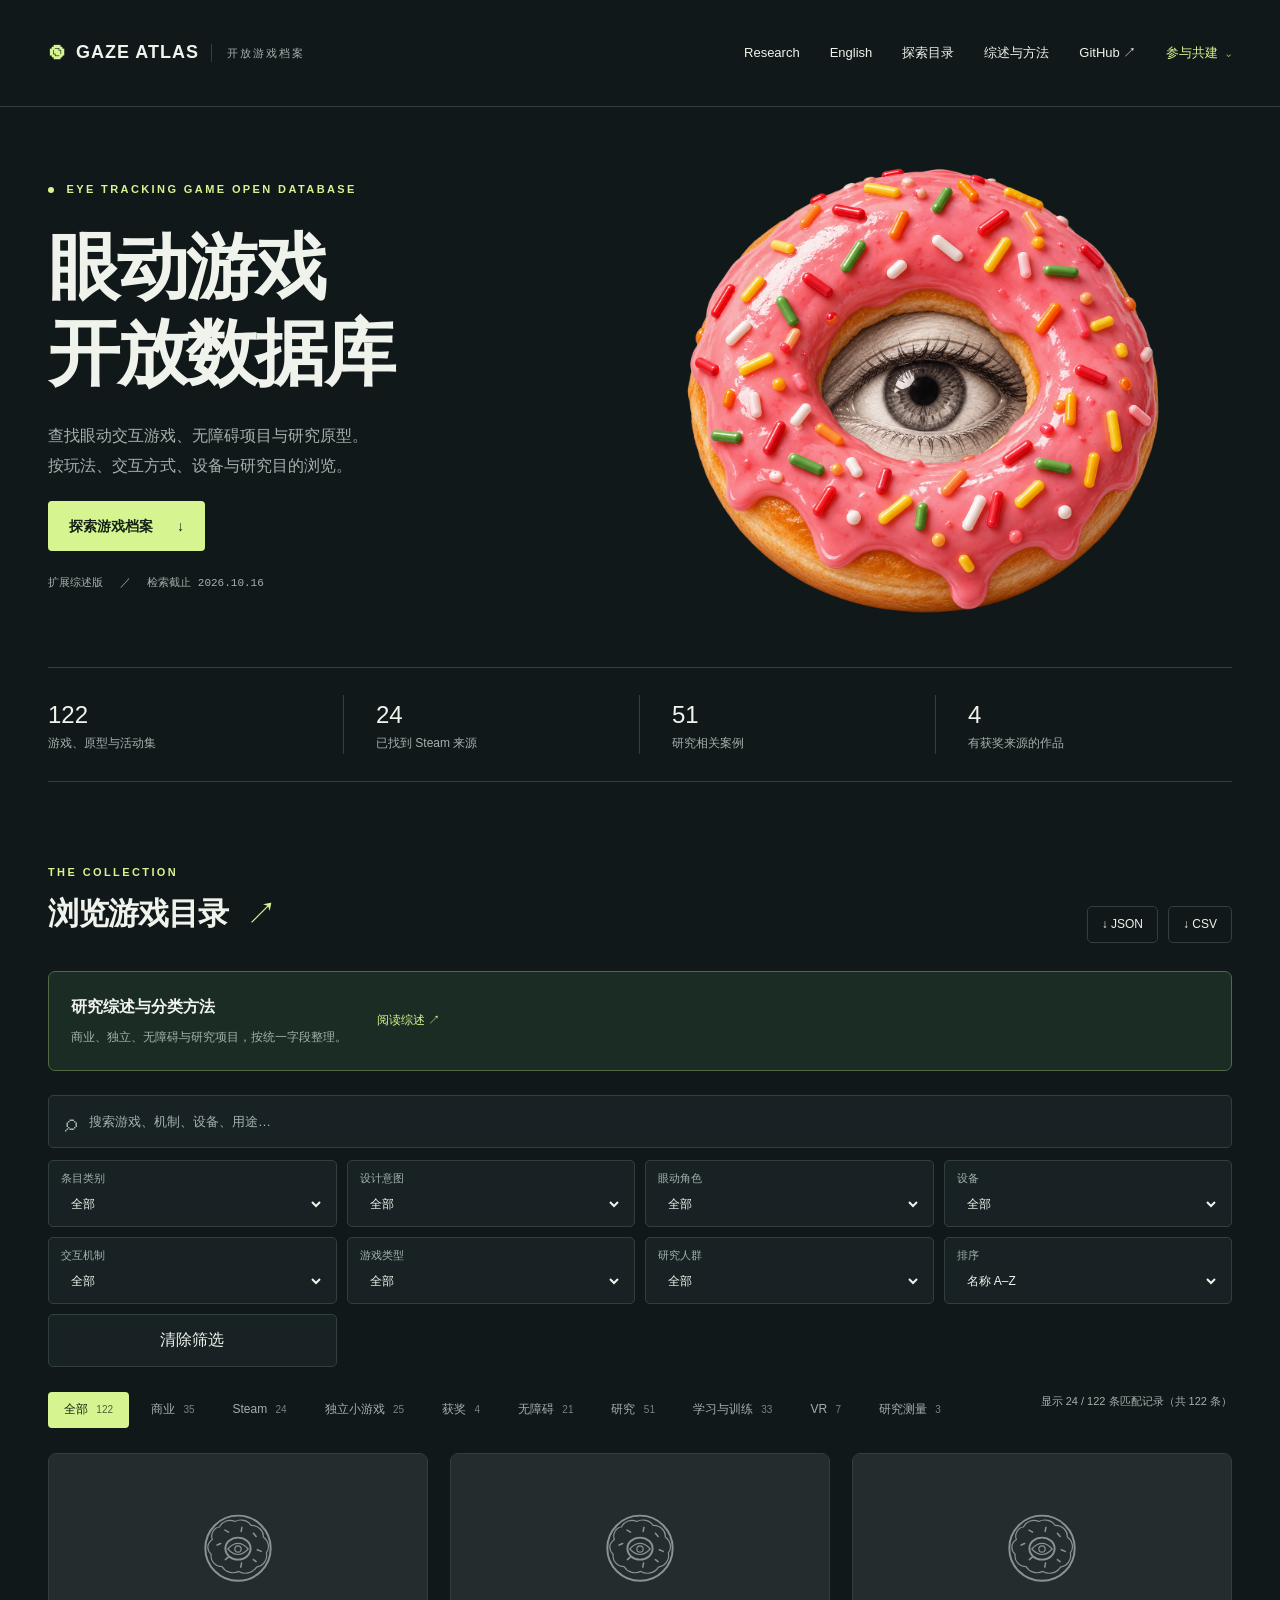
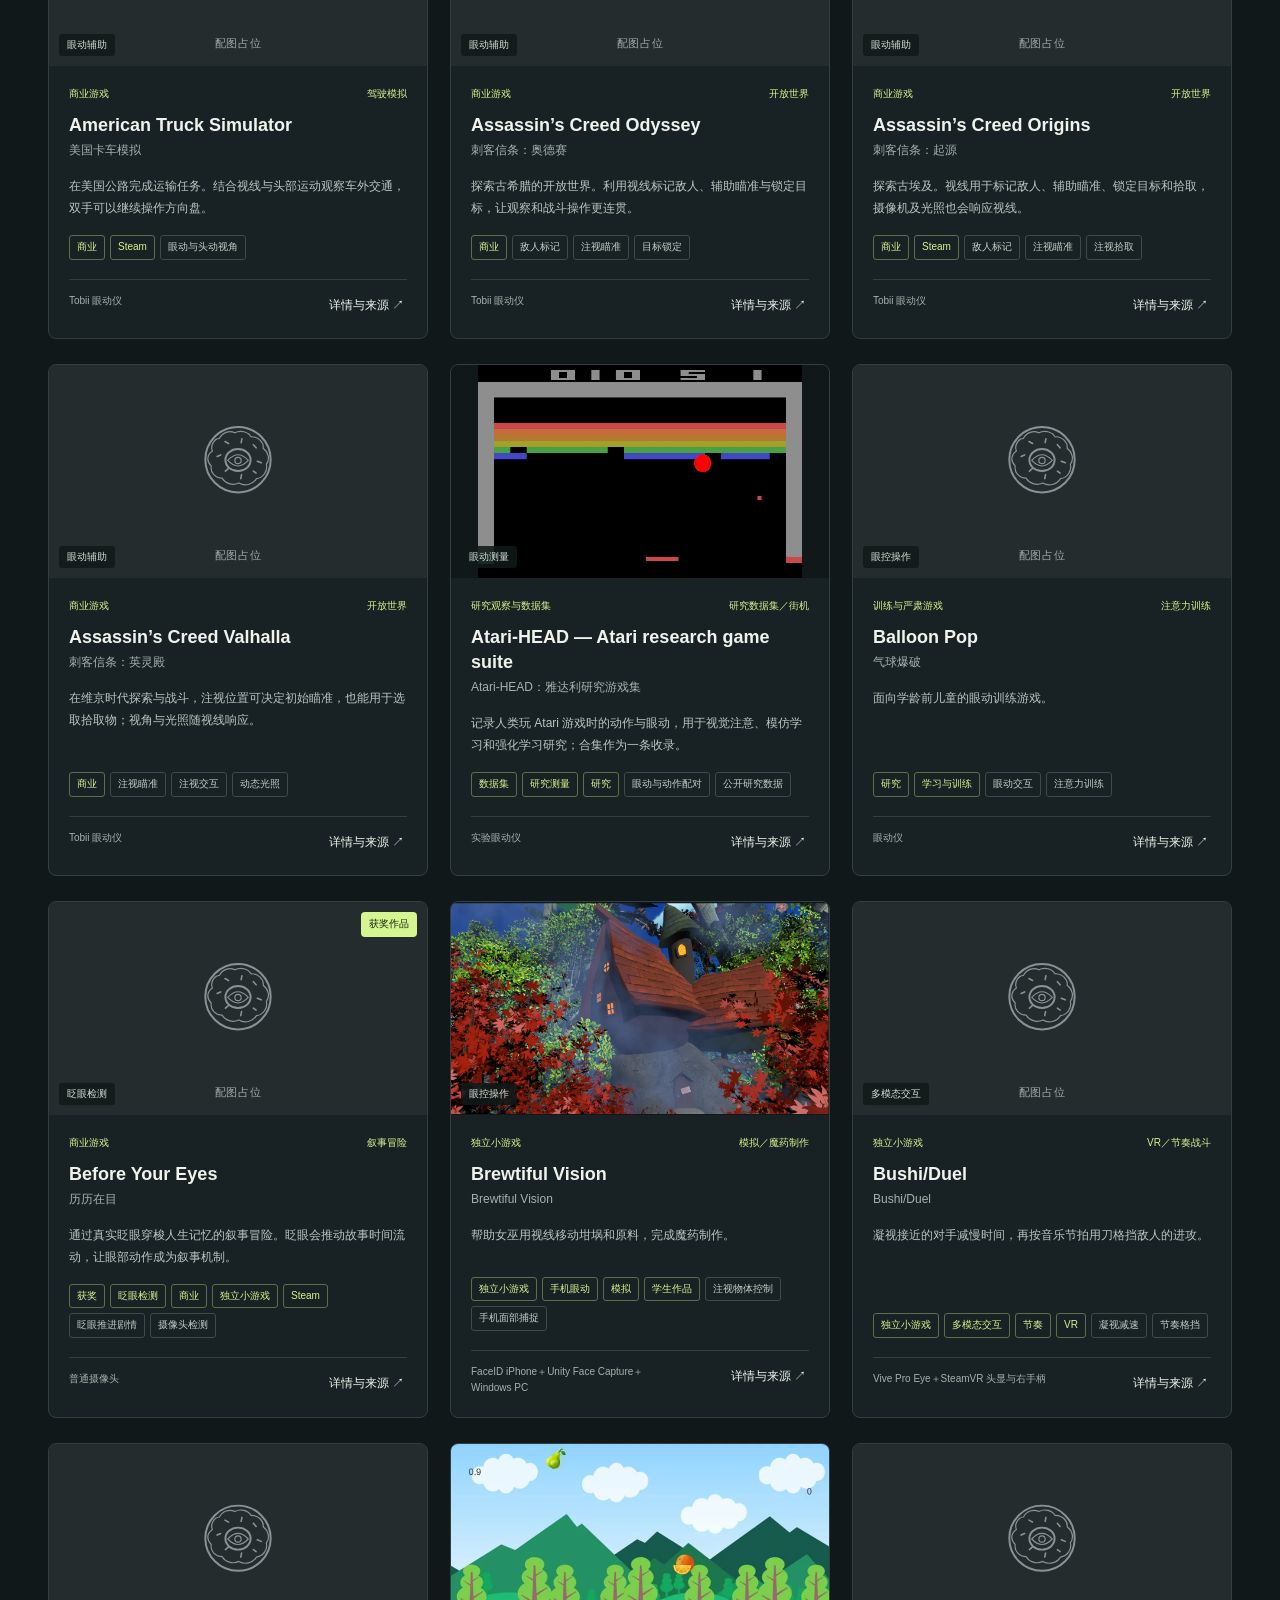
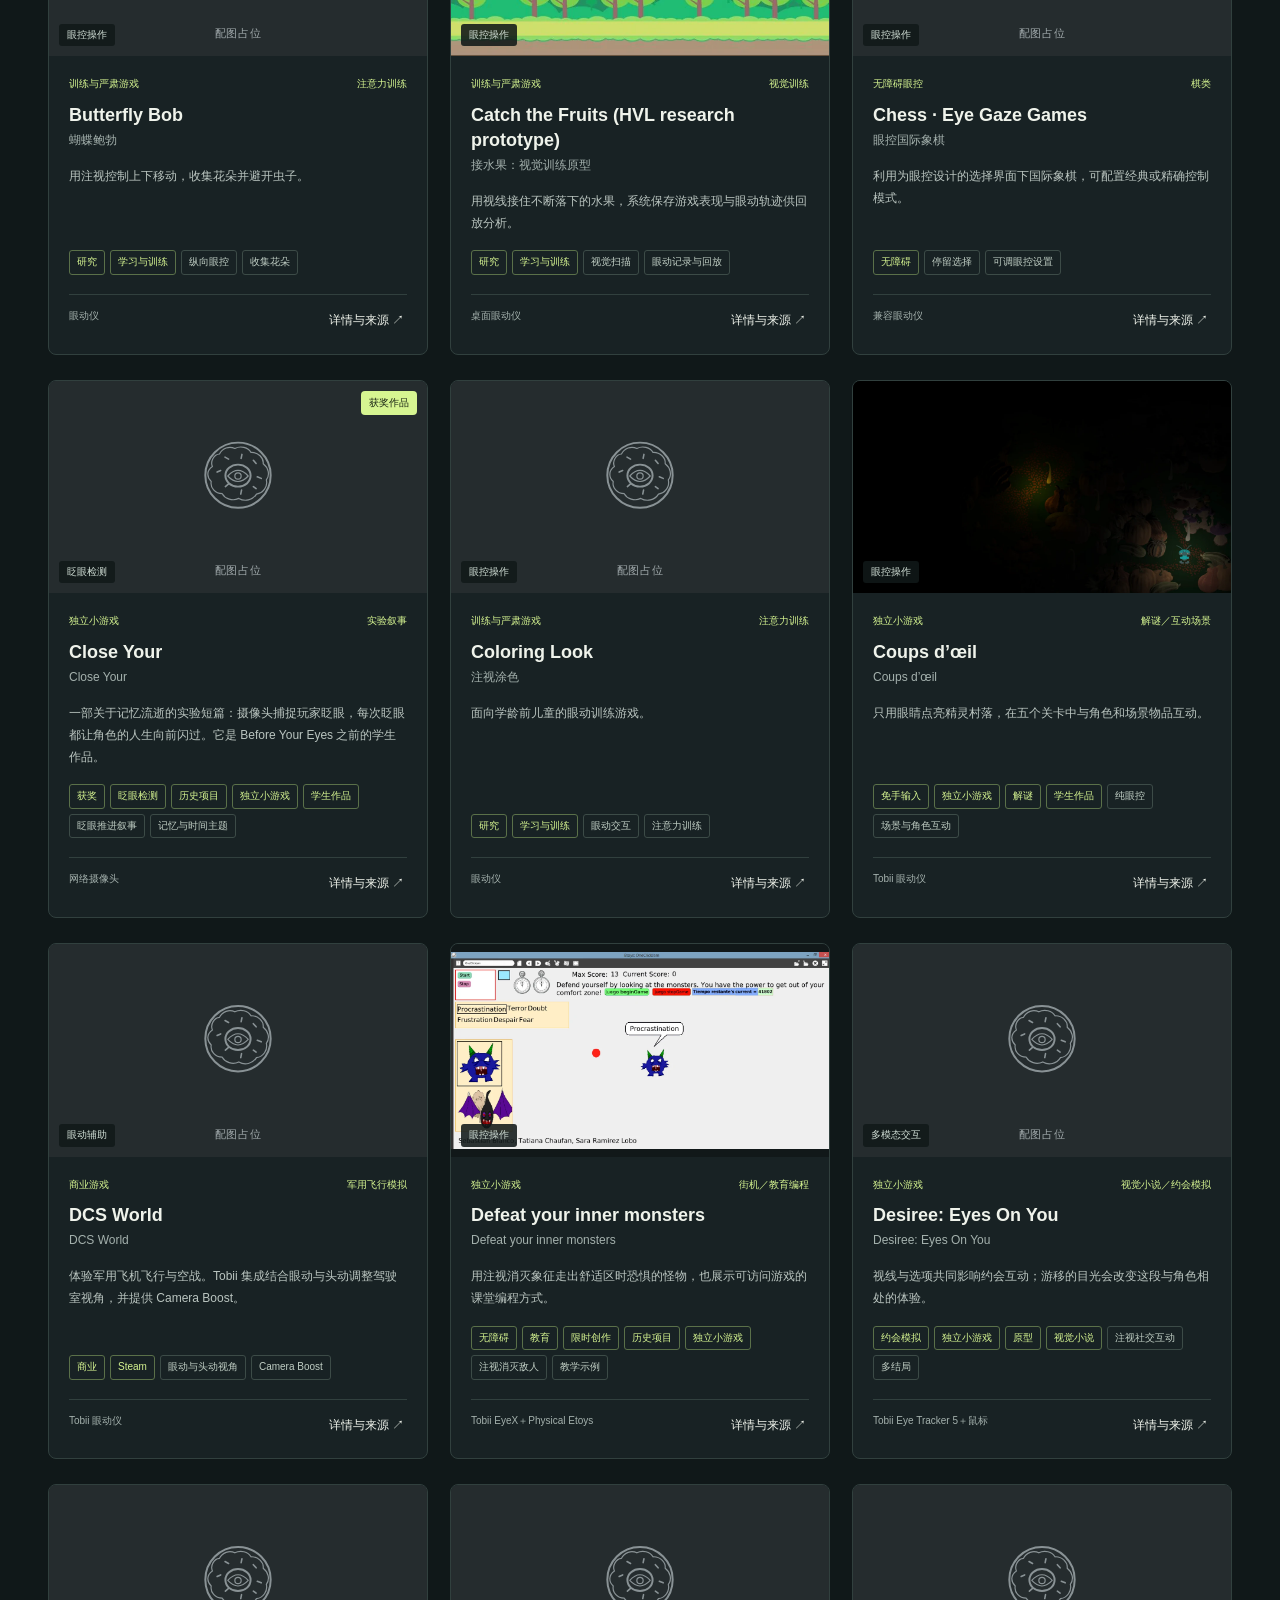
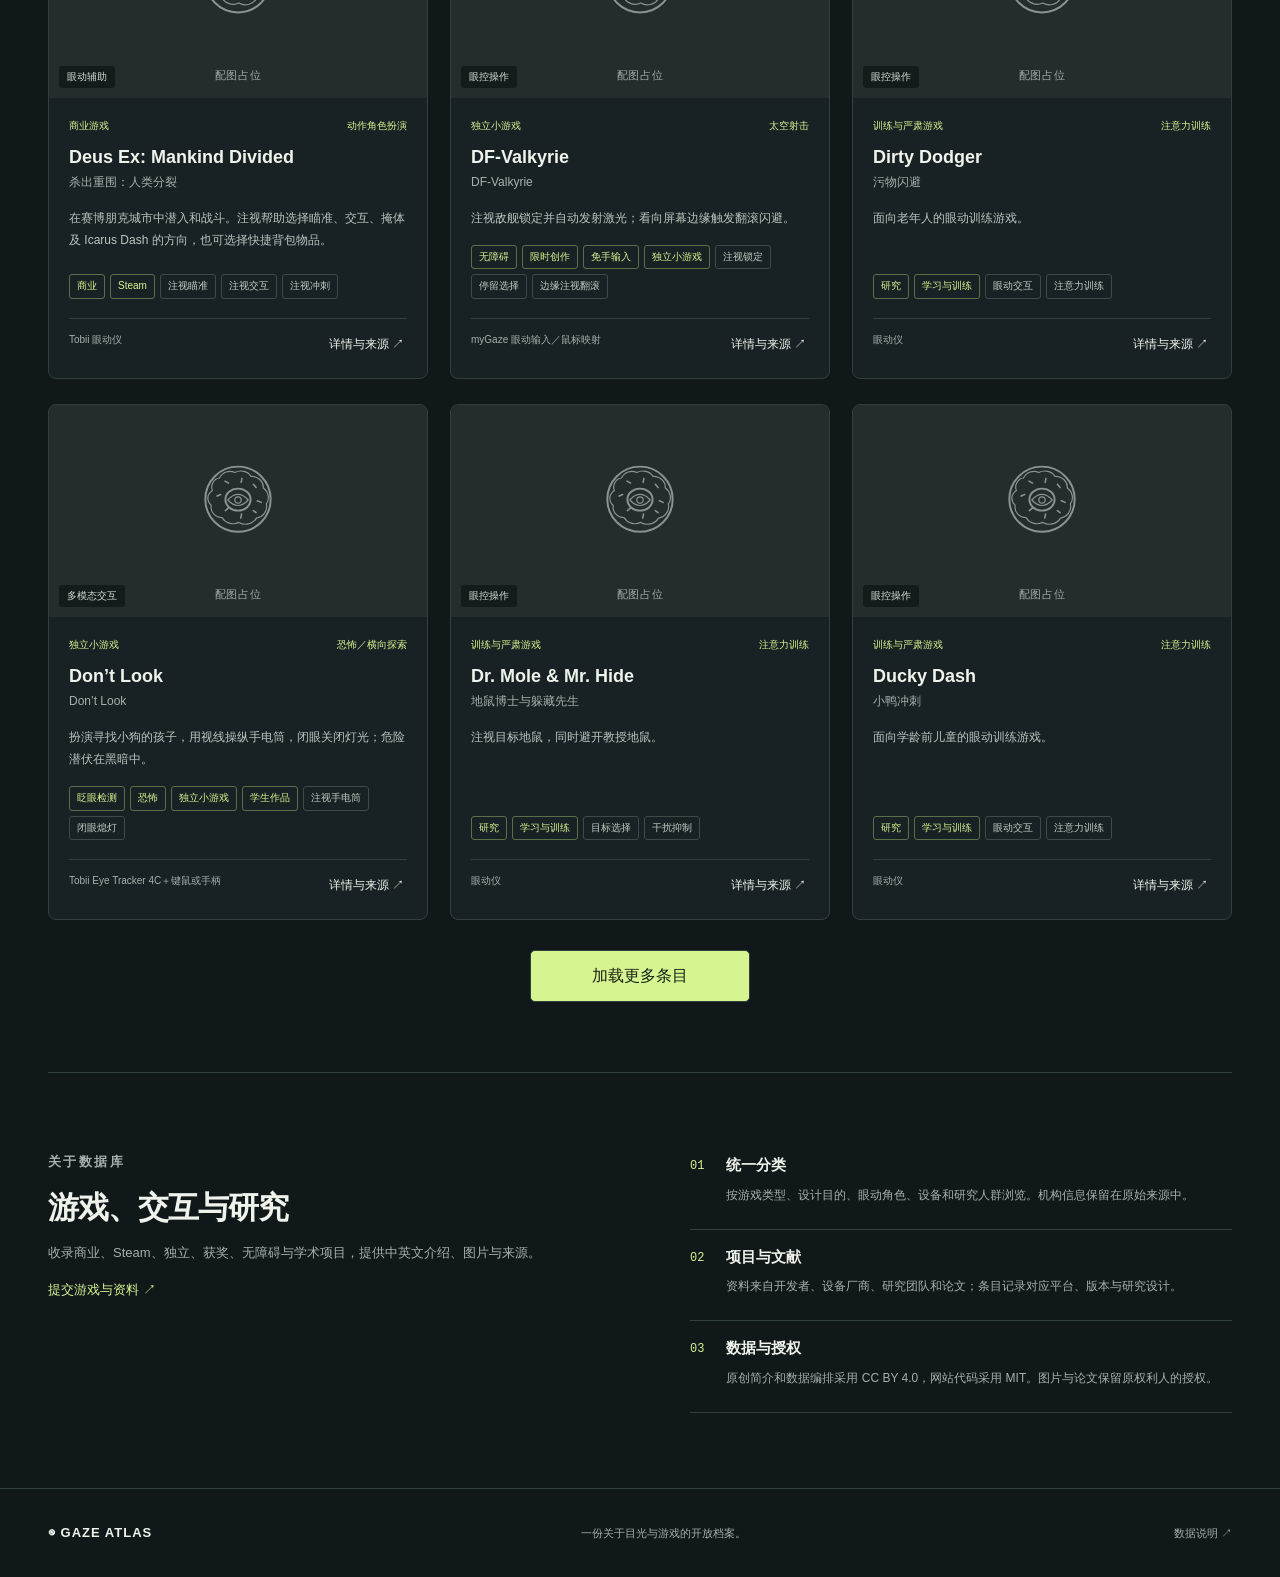
<file: index.html>
<!doctype html>
<html lang="zh-CN"><head><meta charset="utf-8"><meta name="viewport" content="width=device-width,initial-scale=1"><meta name="description" content="可检索的眼动游戏开放数据库：商业游戏、无障碍眼控游戏与研究原型，附图片、设备要求和来源。"><title>Gaze Atlas · 眼动游戏开放数据库</title><link rel="stylesheet" href="style.css?v=20261022-research"><script src="app.js?v=20261022-research-update" defer></script><script src="community.js?v=20261022-research" defer></script></head>
<body><a class="skip" href="#catalog">跳到游戏目录</a><header><a class="brand" href="./"><span class="eye">◉</span> GAZE ATLAS <span class="brand-sub">开放游戏档案</span></a><nav aria-label="主导航"><a href="research.html">Research</a><a href="en/" lang="en" aria-label="Switch to English">English</a><a href="#catalog">探索目录</a><a href="review.html">综述与方法</a><a href="https://github.com/sharkburger/eyeTrackingGame_OpenDataBase" target="_blank" rel="noopener">GitHub ↗</a><details class="community-menu"><summary>参与共建 <span aria-hidden="true">⌄</span></summary><div class="community-dropdown"><a href="research.html#contribute-paper">Submit a paper</a><a href="contribute.html#submit">提交游戏</a><a href="contribute.html#forms">双语表单</a><a href="contribute.html#guide">贡献指南</a><a href="contribute.html#checks">自动检查</a><a href="contributors.html">贡献者致谢</a></div></details></nav></header>
<main><section class="hero"><div><p class="eyebrow"><span></span> EYE TRACKING GAME OPEN DATABASE</p><h1>眼动游戏<br>开放数据库</h1><p class="intro">查找眼动交互游戏、无障碍项目与研究原型。<br>按玩法、交互方式、设备与研究目的浏览。</p><div class="hero-actions"><a class="primary" href="#catalog">探索游戏档案 <span>↓</span></a></div><p class="edition">扩展综述版 <span>／</span> 检索截止 2026.10.16</p></div><div class="hero-art hero-donut" aria-hidden="true"><img src="assets/donut-eye.png?v=20261022-research" alt="" width="1254" height="1254" fetchpriority="high"></div></section>
<section class="stats" aria-label="数据库统计"><div><strong id="total">…</strong><span>游戏、原型与活动集</span></div><div><strong id="steam-count">…</strong><span>已找到 Steam 来源</span></div><div><strong id="research-count">…</strong><span>研究相关案例</span></div><div><strong id="award-count">…</strong><span>有获奖来源的作品</span></div></section>
<section id="catalog" class="catalog"><div class="section-head"><div><p class="eyebrow">THE COLLECTION</p><h2>浏览游戏目录<span>↗</span></h2></div><div class="downloads"><a href="data/games.json?v=20261022-research" download>↓ JSON</a><a href="data/games.csv?v=20261022-research" download>↓ CSV</a></div></div><div class="review-callout"><div><b>研究综述与分类方法</b><p>商业、独立、无障碍与研究项目，按统一字段整理。</p></div><a href="review.html">阅读综述 ↗</a></div>
 <div class="toolbar"><label class="search"><span>⌕</span><input id="search" type="search" placeholder="搜索游戏、机制、设备、用途…" aria-label="搜索游戏"></label></div><div class="advanced-filters"><label>条目类别<select id="category"><option value="">全部</option></select></label><label>设计意图<select id="intent"><option value="">全部</option></select></label><label>眼动角色<select id="role"><option value="">全部</option></select></label><label>设备<select id="device"><option value="">全部</option></select></label><label>交互机制<select id="interaction"><option value="">全部</option></select></label><label>游戏类型<select id="genre"><option value="">全部</option></select></label><label>研究人群<select id="population"><option value="">全部</option></select></label><label>排序<select id="sort"><option value="curated">名称 A–Z</option><option value="title">名称 Z–A</option><option value="year">已核实年份降序</option></select></label><button id="clear-filters">清除筛选</button></div><div class="filter-row"><div id="categories" role="group" aria-label="交叉标签"></div><span id="count" aria-live="polite"></span></div><div id="grid" class="grid"></div><div class="more-wrap"><button id="more" hidden>加载更多条目</button></div><div id="empty" hidden><h3>暂时没有匹配的游戏</h3><p>试试其他关键词，或重置筛选。</p><button id="reset">重置筛选</button></div><p id="error" hidden role="alert">数据暂时无法加载，请刷新页面。也可以直接下载 <a href="data/games.json?v=20261022-research">JSON 数据</a>。</p></section>
<section id="about" class="about"><div><p class="eyebrow">关于数据库</p><h2>游戏、交互与研究</h2><p>收录商业、Steam、独立、获奖、无障碍与学术项目，提供中英文介绍、图片与来源。</p><a href="https://github.com/sharkburger/eyeTrackingGame_OpenDataBase/issues/new">提交游戏与资料 ↗</a></div><div class="method"><article><span>01</span><div><h3>统一分类</h3><p>按游戏类型、设计目的、眼动角色、设备和研究人群浏览。机构信息保留在原始来源中。</p></div></article><article><span>02</span><div><h3>项目与文献</h3><p>资料来自开发者、设备厂商、研究团队和论文；条目记录对应平台、版本与研究设计。</p></div></article><article><span>03</span><div><h3>数据与授权</h3><p>原创简介和数据编排采用 CC BY 4.0，网站代码采用 MIT。图片与论文保留原权利人的授权。</p></div></article></div></section></main>
<footer><a class="brand" href="./">◉ GAZE ATLAS</a><p>一份关于目光与游戏的开放档案。</p><a href="README.md">数据说明 ↗</a></footer>
<dialog id="detail" aria-labelledby="detail-title"><button class="close" aria-label="关闭详情">×</button><div id="detail-content"></div></dialog><noscript><p>目录需要 JavaScript；你仍可下载 <a href="data/games.json?v=20261022-research">JSON</a> 或 <a href="data/games.csv?v=20261022-research">CSV</a> 查看全部资料。</p></noscript></body></html>
</file>
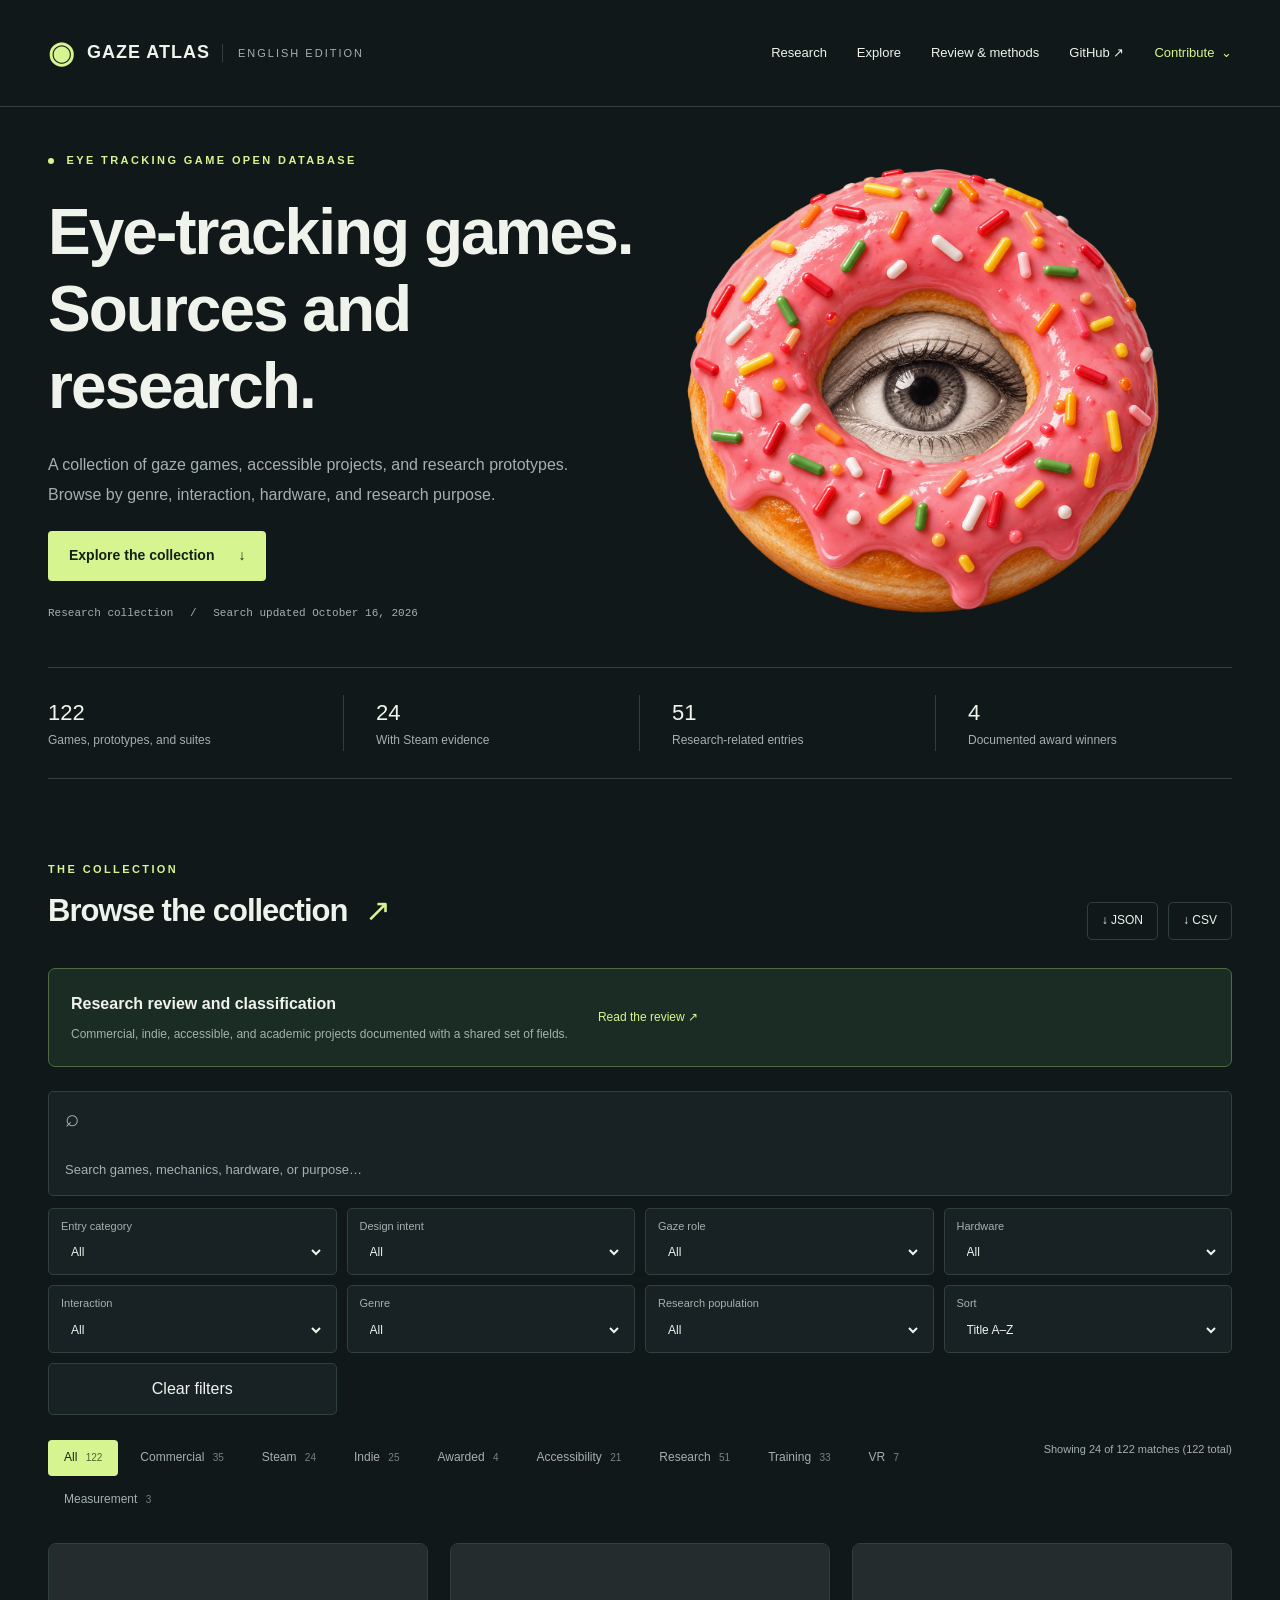
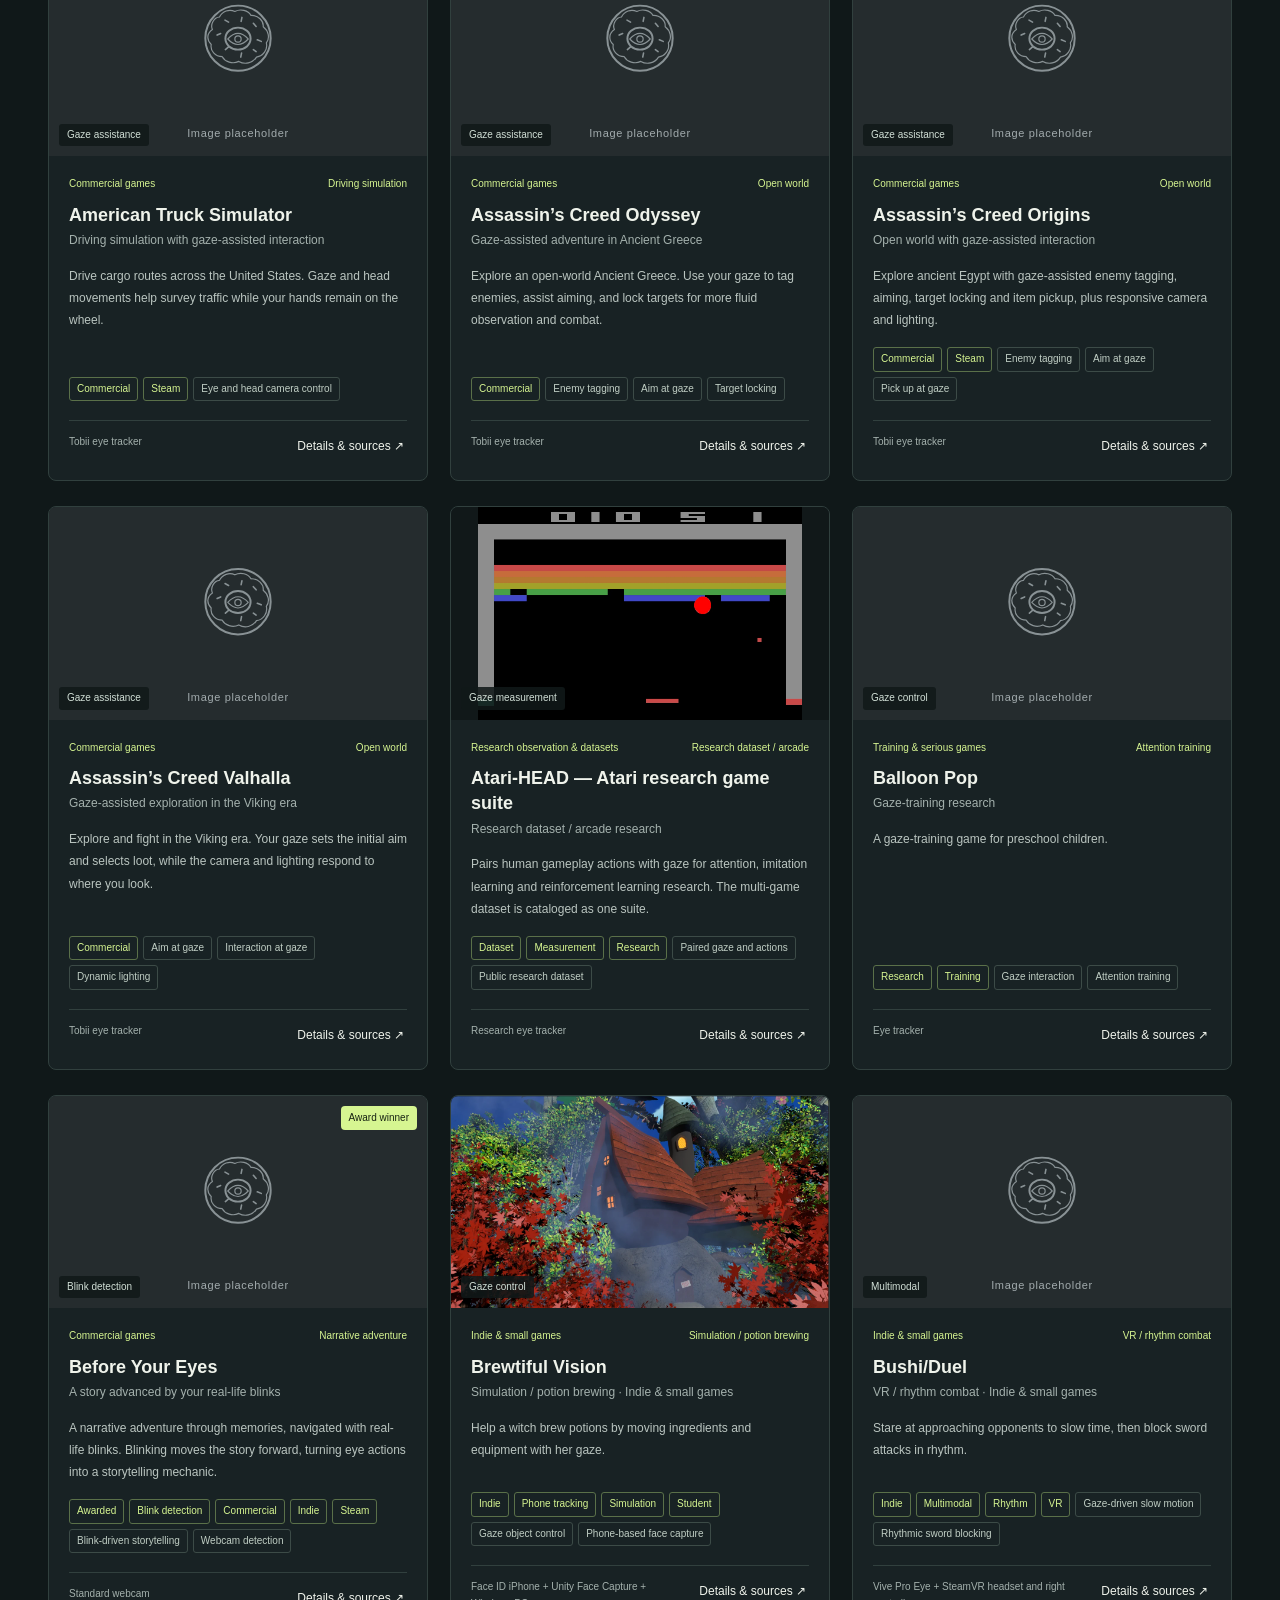
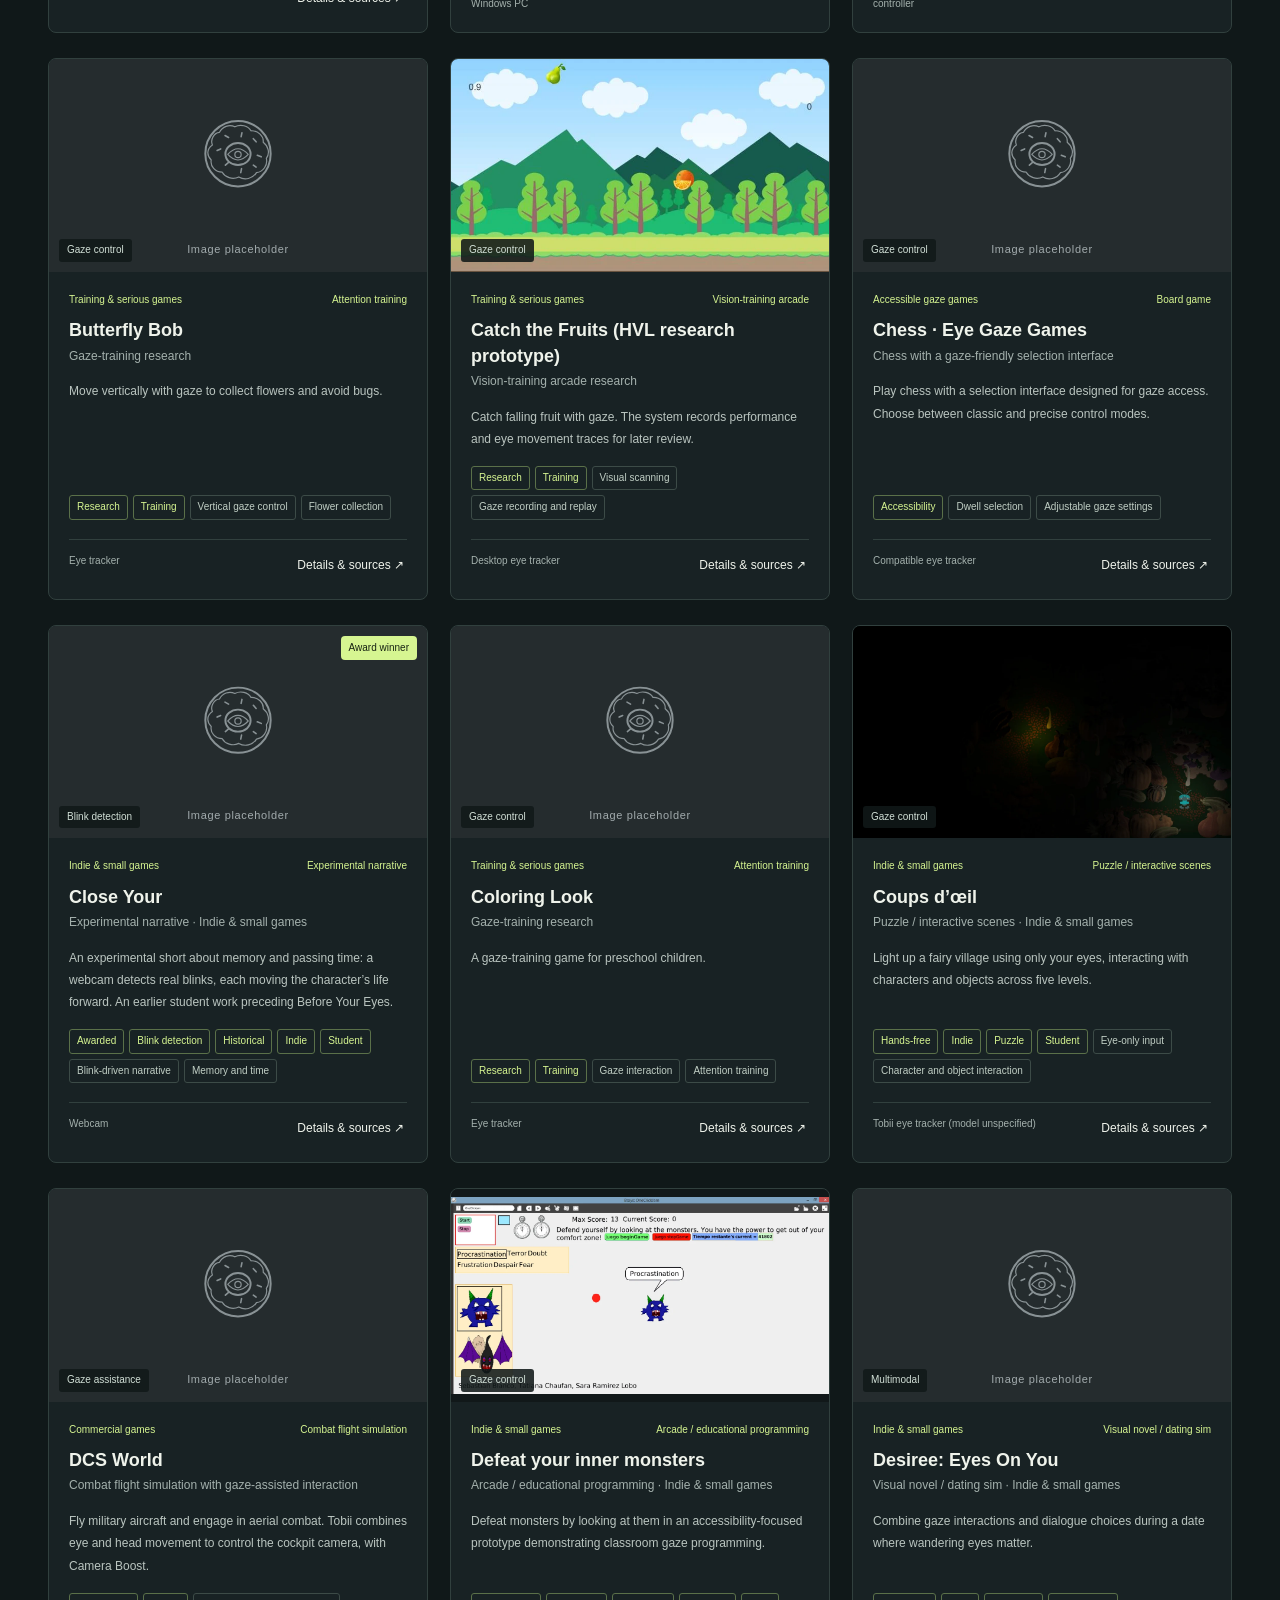
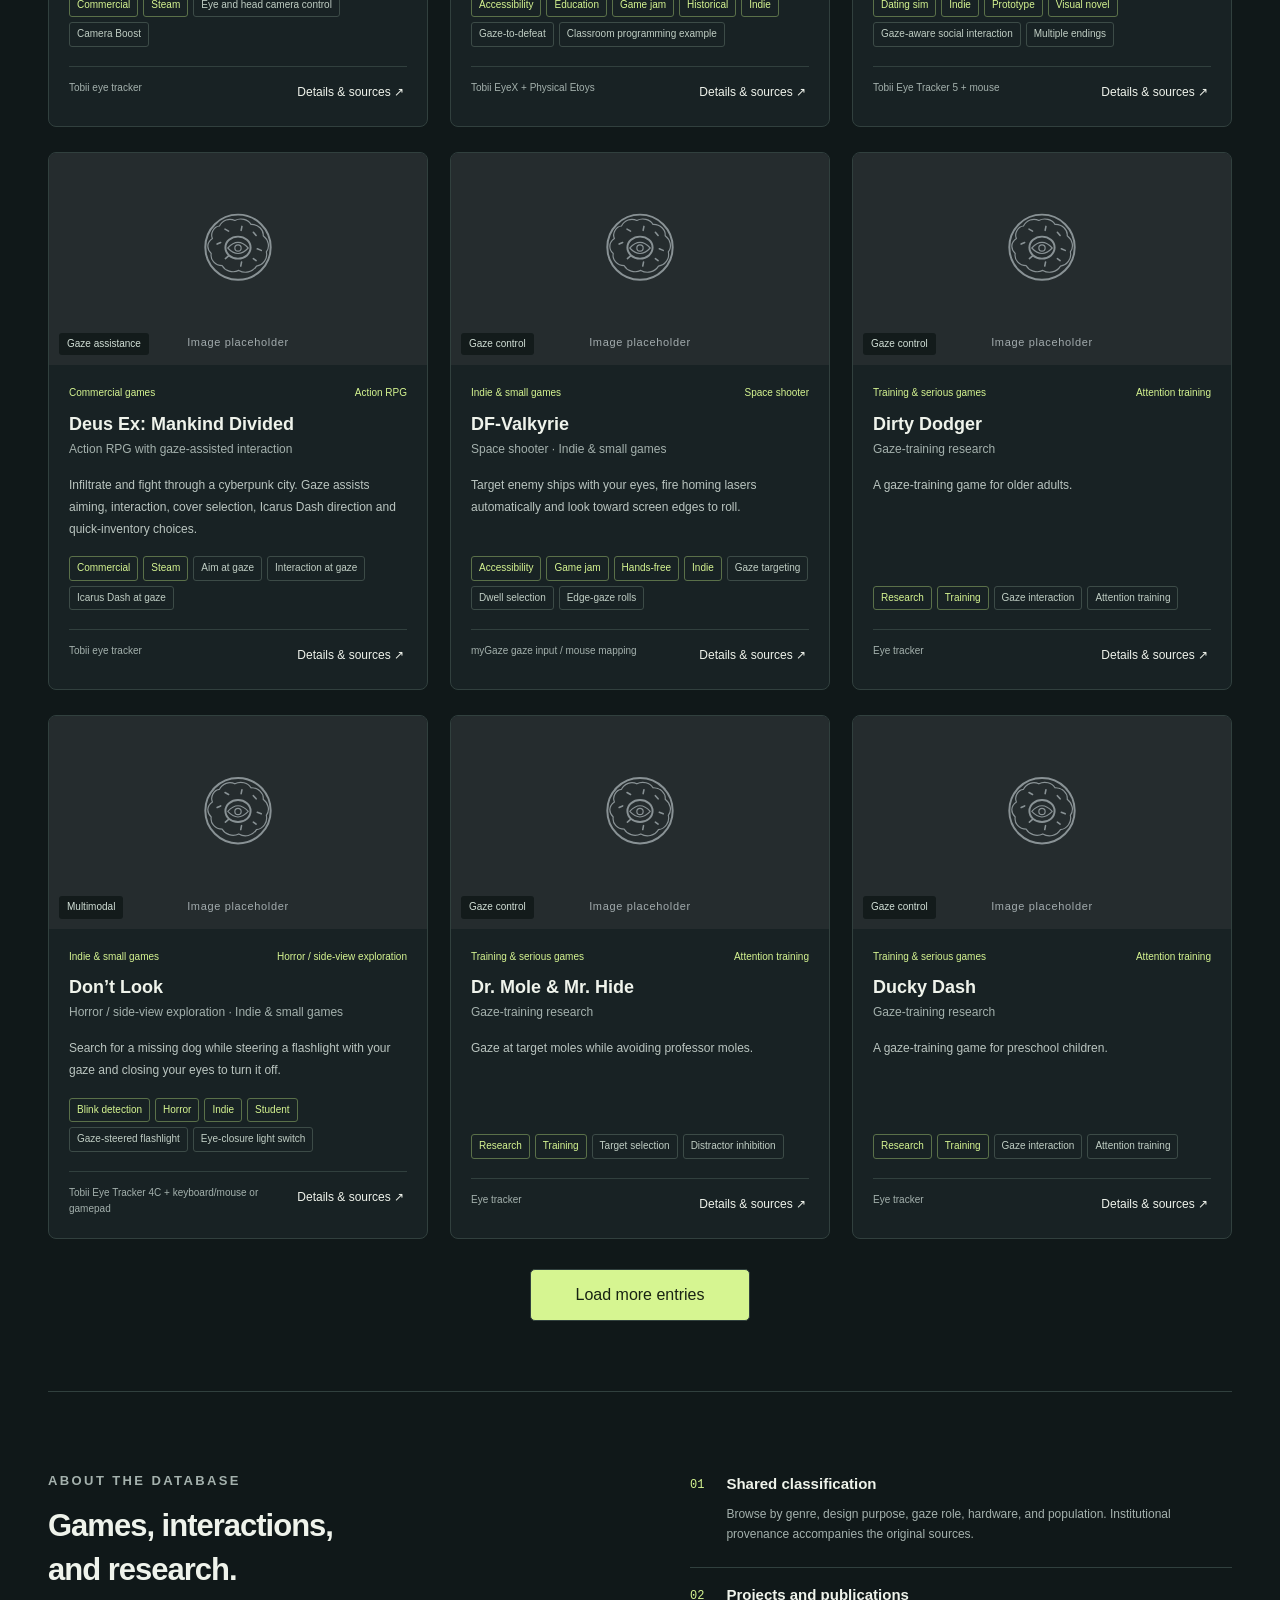
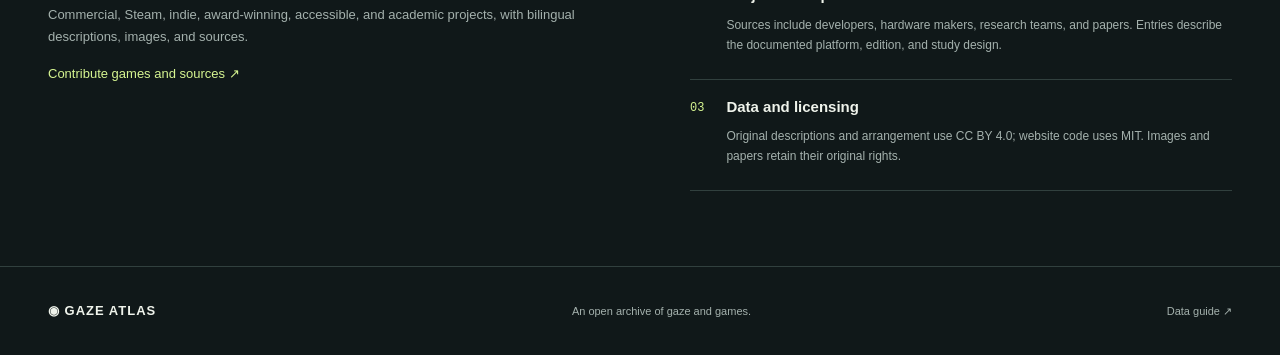
<file: en/index.html>
<!doctype html>
<html lang="en"><head><meta charset="utf-8"><meta name="viewport" content="width=device-width,initial-scale=1"><meta name="description" content="An open database of eye-tracking games: commercial titles, accessible gaze games, and research prototypes, with images, hardware requirements, and sources."><title>Gaze Atlas · Eye-Tracking Game Open Database</title><link rel="stylesheet" href="../style.css?v=20261022-research"><script src="../app.js?v=20261022-research-update" defer></script><link rel="alternate" hreflang="zh-CN" href="../"><link rel="alternate" hreflang="en" href="./"><style>html[lang=en] h1{font-size:clamp(44px,5vw,70px);letter-spacing:-2px}html[lang=en] .stats strong{font-size:22px}html[lang=en] .toolbar label{flex-wrap:wrap}html[lang=en] .detail-body dl{grid-template-columns:105px 1fr}@media(max-width:640px){html[lang=en] .hero h1{font-size:48px}html[lang=en] nav{gap:12px}html[lang=en] h2{font-size:23px}html[lang=en] .section-head{gap:10px}html[lang=en] .downloads{flex-shrink:0}html[lang=en] .filter-row button{font-size:11px;padding:8px}html[lang=en] .toolbar select{max-width:140px}}</style><script src="../community.js?v=20261022-research" defer></script></head>
<body><a class="skip" href="#catalog">Skip to game collection</a><header><a class="brand" href="./"><span class="eye">◉</span> GAZE ATLAS <span class="brand-sub">ENGLISH EDITION</span></a><nav aria-label="Main navigation"><a href="research.html">Research</a><a href="#catalog">Explore</a><a href="review.html">Review & methods</a><a href="https://github.com/sharkburger/eyeTrackingGame_OpenDataBase" target="_blank" rel="noopener">GitHub ↗</a><details class="community-menu"><summary>Contribute <span aria-hidden="true">⌄</span></summary><div class="community-dropdown"><a href="research.html#contribute-paper">Submit a paper</a><a href="contribute.html#submit">Submit a game</a><a href="contribute.html#forms">Bilingual forms</a><a href="contribute.html#guide">Contribution guide</a><a href="contribute.html#checks">Automated checks</a><a href="contributors.html">Contributors</a></div></details></nav></header>
<main><section class="hero"><div><p class="eyebrow"><span></span> EYE TRACKING GAME OPEN DATABASE</p><h1>Eye-tracking games.<br>Sources and research.</h1><p class="intro">A collection of gaze games, accessible projects, and research prototypes.<br>Browse by genre, interaction, hardware, and research purpose.</p><div class="hero-actions"><a class="primary" href="#catalog">Explore the collection <span>↓</span></a></div><p class="edition">Research collection <span>/</span> Search updated October 16, 2026</p></div><div class="hero-art hero-donut" aria-hidden="true"><img src="../assets/donut-eye.png?v=20261022-research" alt="" width="1254" height="1254" fetchpriority="high"></div></section>
<section class="stats" aria-label="Database statistics"><div><strong id="total">…</strong><span>Games, prototypes, and suites</span></div><div><strong id="steam-count">…</strong><span>With Steam evidence</span></div><div><strong id="research-count">…</strong><span>Research-related entries</span></div><div><strong id="award-count">…</strong><span>Documented award winners</span></div></section>
<section id="catalog" class="catalog"><div class="section-head"><div><p class="eyebrow">THE COLLECTION</p><h2>Browse the collection<span>↗</span></h2></div><div class="downloads"><a href="data/games.json?v=20261022-research" download>↓ JSON</a><a href="data/games.csv?v=20261022-research" download>↓ CSV</a></div></div><div class="review-callout"><div><b>Research review and classification</b><p>Commercial, indie, accessible, and academic projects documented with a shared set of fields.</p></div><a href="review.html">Read the review ↗</a></div>
 <div class="toolbar"><label class="search"><span>⌕</span><input id="search" type="search" placeholder="Search games, mechanics, hardware, or purpose…" aria-label="Search games"></label></div><div class="advanced-filters"><label>Entry category<select id="category"><option value="">All</option></select></label><label>Design intent<select id="intent"><option value="">All</option></select></label><label>Gaze role<select id="role"><option value="">All</option></select></label><label>Hardware<select id="device"><option value="">All</option></select></label><label>Interaction<select id="interaction"><option value="">All</option></select></label><label>Genre<select id="genre"><option value="">All</option></select></label><label>Research population<select id="population"><option value="">All</option></select></label><label>Sort<select id="sort"><option value="curated">Title A–Z</option><option value="title">Title Z–A</option><option value="year">Verified year, newest</option></select></label><button id="clear-filters">Clear filters</button></div><div class="filter-row"><div id="categories" role="group" aria-label="Cross-cutting tags"></div><span id="count" aria-live="polite"></span></div><div id="grid" class="grid"></div><div class="more-wrap"><button id="more" hidden>Load more entries</button></div><div id="empty" hidden><h3>Explore more entries</h3><p>Try a different keyword or reset the filters.</p><button id="reset">Reset filters</button></div><p id="error" hidden role="alert">Unable to load the collection. Refresh the page or download the <a href="data/games.json?v=20261022-research">JSON dataset</a>.</p></section>
<section id="about" class="about"><div><p class="eyebrow">ABOUT THE DATABASE</p><h2>Games, interactions,<br>and research.</h2><p>Commercial, Steam, indie, award-winning, accessible, and academic projects, with bilingual descriptions, images, and sources.</p><a href="https://github.com/sharkburger/eyeTrackingGame_OpenDataBase/issues/new">Contribute games and sources ↗</a></div><div class="method"><article><span>01</span><div><h3>Shared classification</h3><p>Browse by genre, design purpose, gaze role, hardware, and population. Institutional provenance accompanies the original sources.</p></div></article><article><span>02</span><div><h3>Projects and publications</h3><p>Sources include developers, hardware makers, research teams, and papers. Entries describe the documented platform, edition, and study design.</p></div></article><article><span>03</span><div><h3>Data and licensing</h3><p>Original descriptions and arrangement use CC BY 4.0; website code uses MIT. Images and papers retain their original rights.</p></div></article></div></section></main>
<footer><a class="brand" href="./">◉ GAZE ATLAS</a><p>An open archive of gaze and games.</p><a href="README.md">Data guide ↗</a></footer>
<dialog id="detail" aria-labelledby="detail-title"><button class="close" aria-label="Close details">×</button><div id="detail-content"></div></dialog><noscript><p>The collection requires JavaScript. You can still download <a href="data/games.json?v=20261022-research">JSON</a> or <a href="data/games.csv?v=20261022-research">CSV</a> to view all entries.</p></noscript></body></html>
</file>
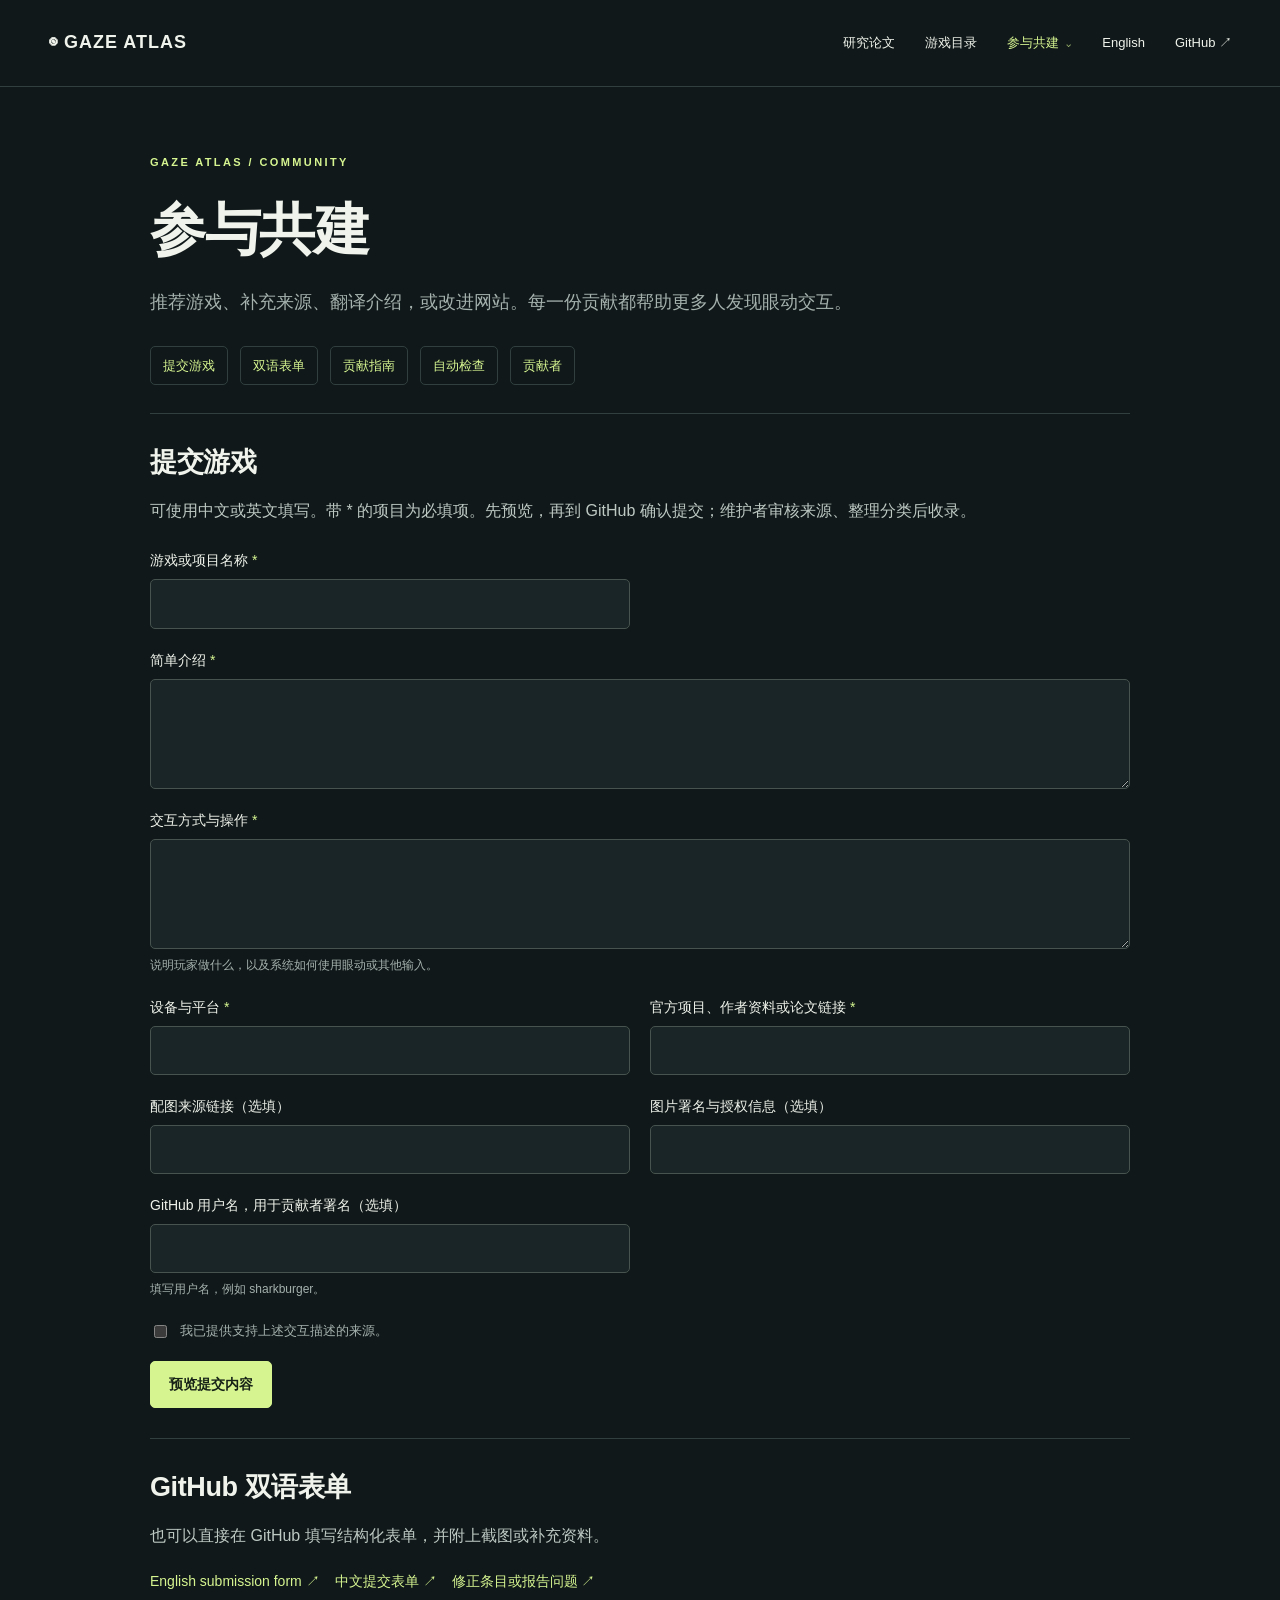
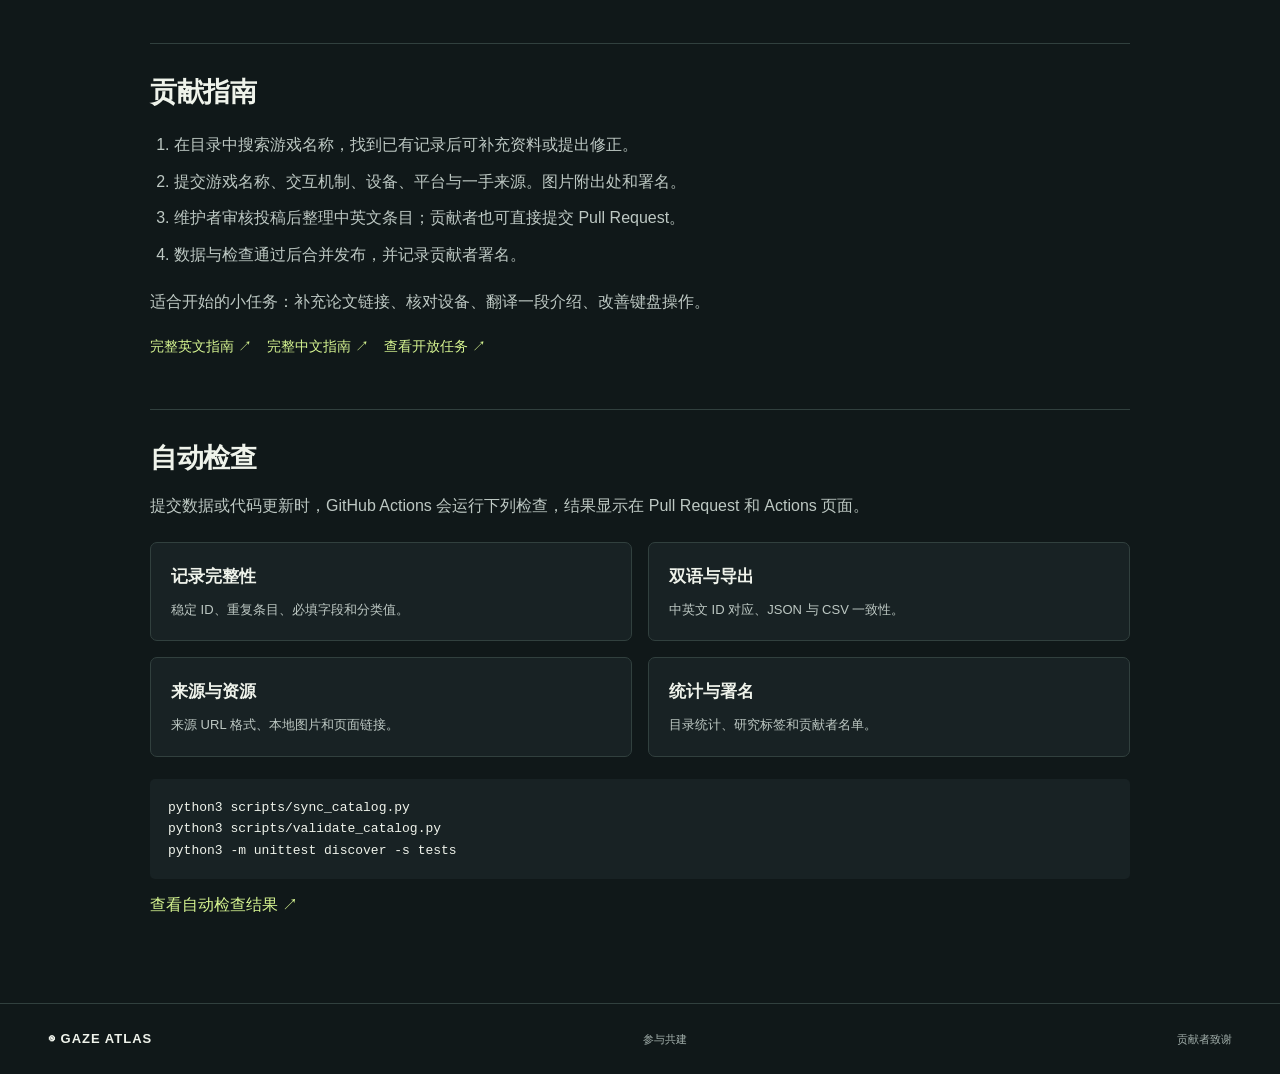
<file: contribute.html>
<!doctype html><html lang="zh-CN"><head><meta charset="utf-8"><meta name="viewport" content="width=device-width,initial-scale=1"><title>参与共建 · Gaze Atlas</title><link rel="stylesheet" href="style.css?v=20261016-source-images"><script src="community.js?v=20261016-source-images" defer></script></head><body><header><a class="brand" href="./">◉ GAZE ATLAS</a><nav aria-label="主导航"><a href="research.html">研究论文</a><a href="./">游戏目录</a><details class="community-menu"><summary>参与共建 <span aria-hidden="true">⌄</span></summary><div class="community-dropdown"><a href="research.html#contribute-paper">提交论文</a><a href="contribute.html#submit">提交游戏</a><a href="contribute.html#forms">双语表单</a><a href="contribute.html#guide">贡献指南</a><a href="contribute.html#checks">自动检查</a><a href="contributors.html">贡献者致谢</a></div></details><a href="en/contribute.html">English</a><a href="https://github.com/sharkburger/eyeTrackingGame_OpenDataBase">GitHub ↗</a></nav></header><main class="community-page"><p class="eyebrow">GAZE ATLAS / COMMUNITY</p><h1>参与共建</h1><p class="community-intro">推荐游戏、补充来源、翻译介绍，或改进网站。每一份贡献都帮助更多人发现眼动交互。</p><nav class="community-tabs" aria-label="参与方式"><a href="#submit">提交游戏</a><a href="#forms">双语表单</a><a href="#guide">贡献指南</a><a href="#checks">自动检查</a><a href="contributors.html">贡献者</a></nav><section id="submit" class="community-section"><h2>提交游戏</h2><p>可使用中文或英文填写。带 * 的项目为必填项。先预览，再到 GitHub 确认提交；维护者审核来源、整理分类后收录。</p><form id="game-submission" class="submission-form"><div class="field"><label for="game-title">游戏或项目名称 <span aria-hidden="true">*</span></label><input id="game-title" name="game-title" type="text" maxlength="140" required></div><div class="field"><label for="description">简单介绍 <span aria-hidden="true">*</span></label><textarea id="description" name="description" rows="4" maxlength="1000" required></textarea></div><div class="field"><label for="interaction">交互方式与操作 <span aria-hidden="true">*</span></label><textarea id="interaction" name="interaction" rows="4" maxlength="700" required></textarea><small>说明玩家做什么，以及系统如何使用眼动或其他输入。</small></div><div class="field"><label for="hardware">设备与平台 <span aria-hidden="true">*</span></label><input id="hardware" name="hardware" type="text" maxlength="300" required></div><div class="field"><label for="source-url">官方项目、作者资料或论文链接 <span aria-hidden="true">*</span></label><input id="source-url" name="source-url" type="url" maxlength="700" required pattern="https?://.+"></div><div class="field"><label for="image-url">配图来源链接（选填）</label><input id="image-url" name="image-url" type="url" maxlength="700" pattern="https?://.+"></div><div class="field"><label for="image-credit">图片署名与授权信息（选填）</label><input id="image-credit" name="image-credit" type="text" maxlength="300"></div><div class="field"><label for="credit-handle">GitHub 用户名，用于贡献者署名（选填）</label><input id="credit-handle" name="credit-handle" type="text" maxlength="39" pattern="[A-Za-z0-9](?:[A-Za-z0-9-]{0,37}[A-Za-z0-9])?"><small>填写用户名，例如 sharkburger。</small></div><label class="checkbox-field"><input type="checkbox" id="source-confirmation" required><span>我已提供支持上述交互描述的来源。</span></label><button class="community-button" type="submit">预览提交内容</button></form><section id="submission-preview" class="submission-preview" hidden tabindex="-1"><h3>提交预览</h3><p>下一步在 GitHub 检查并发布这条公开投稿。</p><pre id="submission-markdown"></pre><div class="community-actions"><button id="copy-submission" type="button">复制投稿内容</button><a id="github-submission" class="community-button" href="https://github.com/sharkburger/eyeTrackingGame_OpenDataBase/issues/new">前往 GitHub 确认提交</a></div><p id="submission-status" role="status" aria-live="polite"></p></section></section><section id="forms" class="community-section"><h2>GitHub 双语表单</h2><p>也可以直接在 GitHub 填写结构化表单，并附上截图或补充资料。</p><div class="community-actions"><a href="https://github.com/sharkburger/eyeTrackingGame_OpenDataBase/issues/new?template=new-game-en.yml">English submission form ↗</a><a href="https://github.com/sharkburger/eyeTrackingGame_OpenDataBase/issues/new?template=new-game-zh.yml">中文提交表单 ↗</a><a href="https://github.com/sharkburger/eyeTrackingGame_OpenDataBase/issues/new?template=correction.yml">修正条目或报告问题 ↗</a></div></section><section id="guide" class="community-section"><h2>贡献指南</h2><ol class="community-steps"><li>在目录中搜索游戏名称，找到已有记录后可补充资料或提出修正。</li><li>提交游戏名称、交互机制、设备、平台与一手来源。图片附出处和署名。</li><li>维护者审核投稿后整理中英文条目；贡献者也可直接提交 Pull Request。</li><li>数据与检查通过后合并发布，并记录贡献者署名。</li></ol><p>适合开始的小任务：补充论文链接、核对设备、翻译一段介绍、改善键盘操作。</p><div class="community-actions"><a href="https://github.com/sharkburger/eyeTrackingGame_OpenDataBase/blob/main/CONTRIBUTING.md">完整英文指南 ↗</a><a href="https://github.com/sharkburger/eyeTrackingGame_OpenDataBase/blob/main/CONTRIBUTING.zh-CN.md">完整中文指南 ↗</a><a href="https://github.com/sharkburger/eyeTrackingGame_OpenDataBase/issues?q=is%3Aissue+is%3Aopen">查看开放任务 ↗</a></div></section><section id="checks" class="community-section"><h2>自动检查</h2><p>提交数据或代码更新时，GitHub Actions 会运行下列检查，结果显示在 Pull Request 和 Actions 页面。</p><div class="check-grid"><article><h3>记录完整性</h3><p>稳定 ID、重复条目、必填字段和分类值。</p></article><article><h3>双语与导出</h3><p>中英文 ID 对应、JSON 与 CSV 一致性。</p></article><article><h3>来源与资源</h3><p>来源 URL 格式、本地图片和页面链接。</p></article><article><h3>统计与署名</h3><p>目录统计、研究标签和贡献者名单。</p></article></div><pre class="command-block">python3 scripts/sync_catalog.py
python3 scripts/validate_catalog.py
python3 -m unittest discover -s tests</pre><a href="https://github.com/sharkburger/eyeTrackingGame_OpenDataBase/actions/workflows/validate-data.yml">查看自动检查结果 ↗</a></section></main><footer><a class="brand" href="./">◉ GAZE ATLAS</a><a href="contribute.html">参与共建</a><a href="contributors.html">贡献者致谢</a></footer></body></html>
</file>
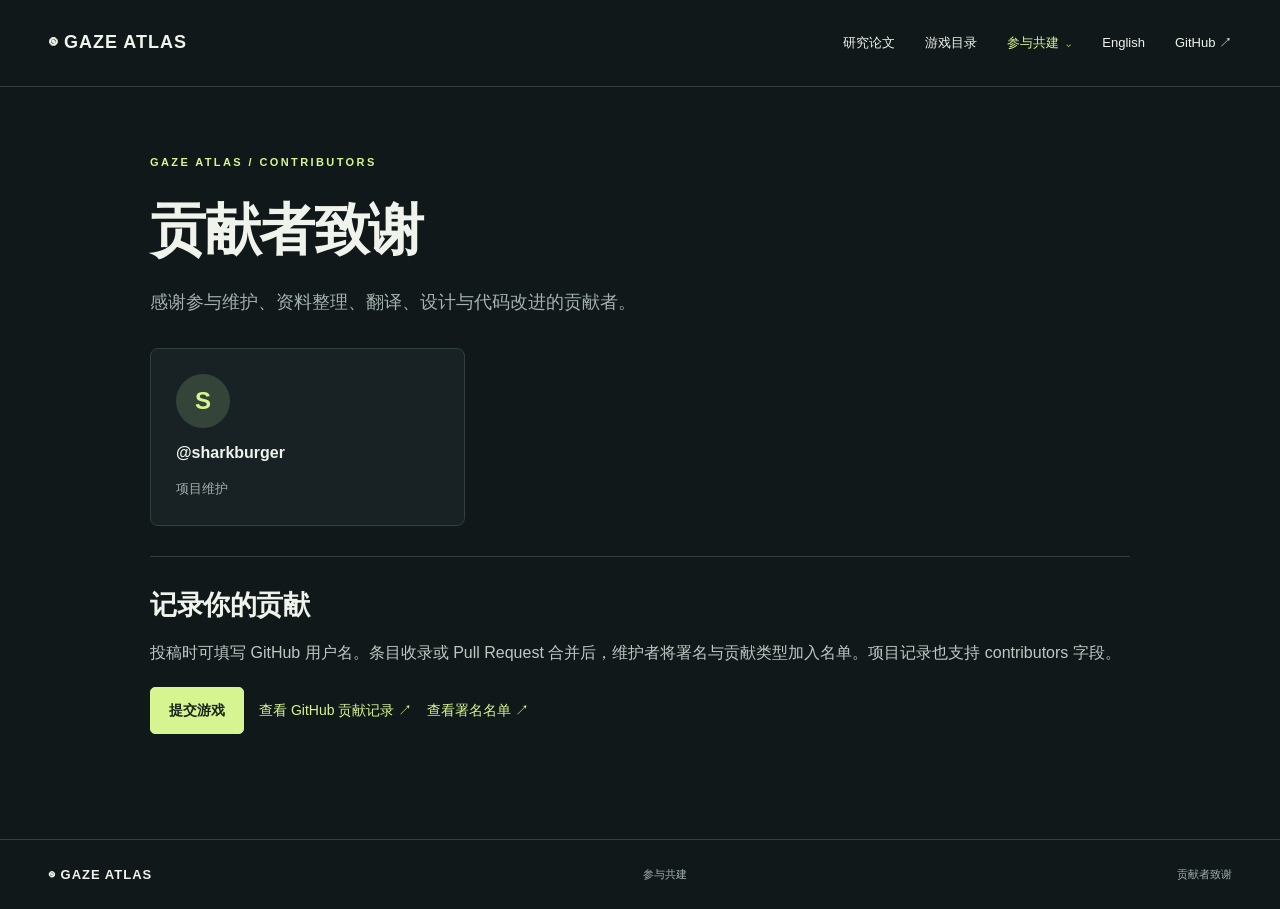
<file: contributors.html>
<!doctype html><html lang="zh-CN"><head><meta charset="utf-8"><meta name="viewport" content="width=device-width,initial-scale=1"><title>贡献者致谢 · Gaze Atlas</title><link rel="stylesheet" href="style.css?v=20261016-source-images"><script src="community.js?v=20261016-source-images" defer></script></head><body><header><a class="brand" href="./">◉ GAZE ATLAS</a><nav aria-label="主导航"><a href="research.html">研究论文</a><a href="./">游戏目录</a><details class="community-menu"><summary>参与共建 <span aria-hidden="true">⌄</span></summary><div class="community-dropdown"><a href="research.html#contribute-paper">提交论文</a><a href="contribute.html#submit">提交游戏</a><a href="contribute.html#forms">双语表单</a><a href="contribute.html#guide">贡献指南</a><a href="contribute.html#checks">自动检查</a><a href="contributors.html">贡献者致谢</a></div></details><a href="en/contributors.html">English</a><a href="https://github.com/sharkburger/eyeTrackingGame_OpenDataBase">GitHub ↗</a></nav></header><main class="community-page"><p class="eyebrow">GAZE ATLAS / CONTRIBUTORS</p><h1>贡献者致谢</h1><p class="community-intro">感谢参与维护、资料整理、翻译、设计与代码改进的贡献者。</p><div id="contributors-grid" class="contributors-grid" aria-live="polite"><a class="contributor-card" href="https://github.com/sharkburger"><span class="contributor-initial">S</span><strong>@sharkburger</strong><span>项目维护</span></a></div><section class="community-section"><h2>记录你的贡献</h2><p>投稿时可填写 GitHub 用户名。条目收录或 Pull Request 合并后，维护者将署名与贡献类型加入名单。项目记录也支持 contributors 字段。</p><div class="community-actions"><a class="community-button" href="contribute.html#submit">提交游戏</a><a href="https://github.com/sharkburger/eyeTrackingGame_OpenDataBase/graphs/contributors">查看 GitHub 贡献记录 ↗</a><a href="https://github.com/sharkburger/eyeTrackingGame_OpenDataBase/blob/main/data/contributors.json">查看署名名单 ↗</a></div></section></main><footer><a class="brand" href="./">◉ GAZE ATLAS</a><a href="contribute.html">参与共建</a><a href="contributors.html">贡献者致谢</a></footer></body></html>
</file>
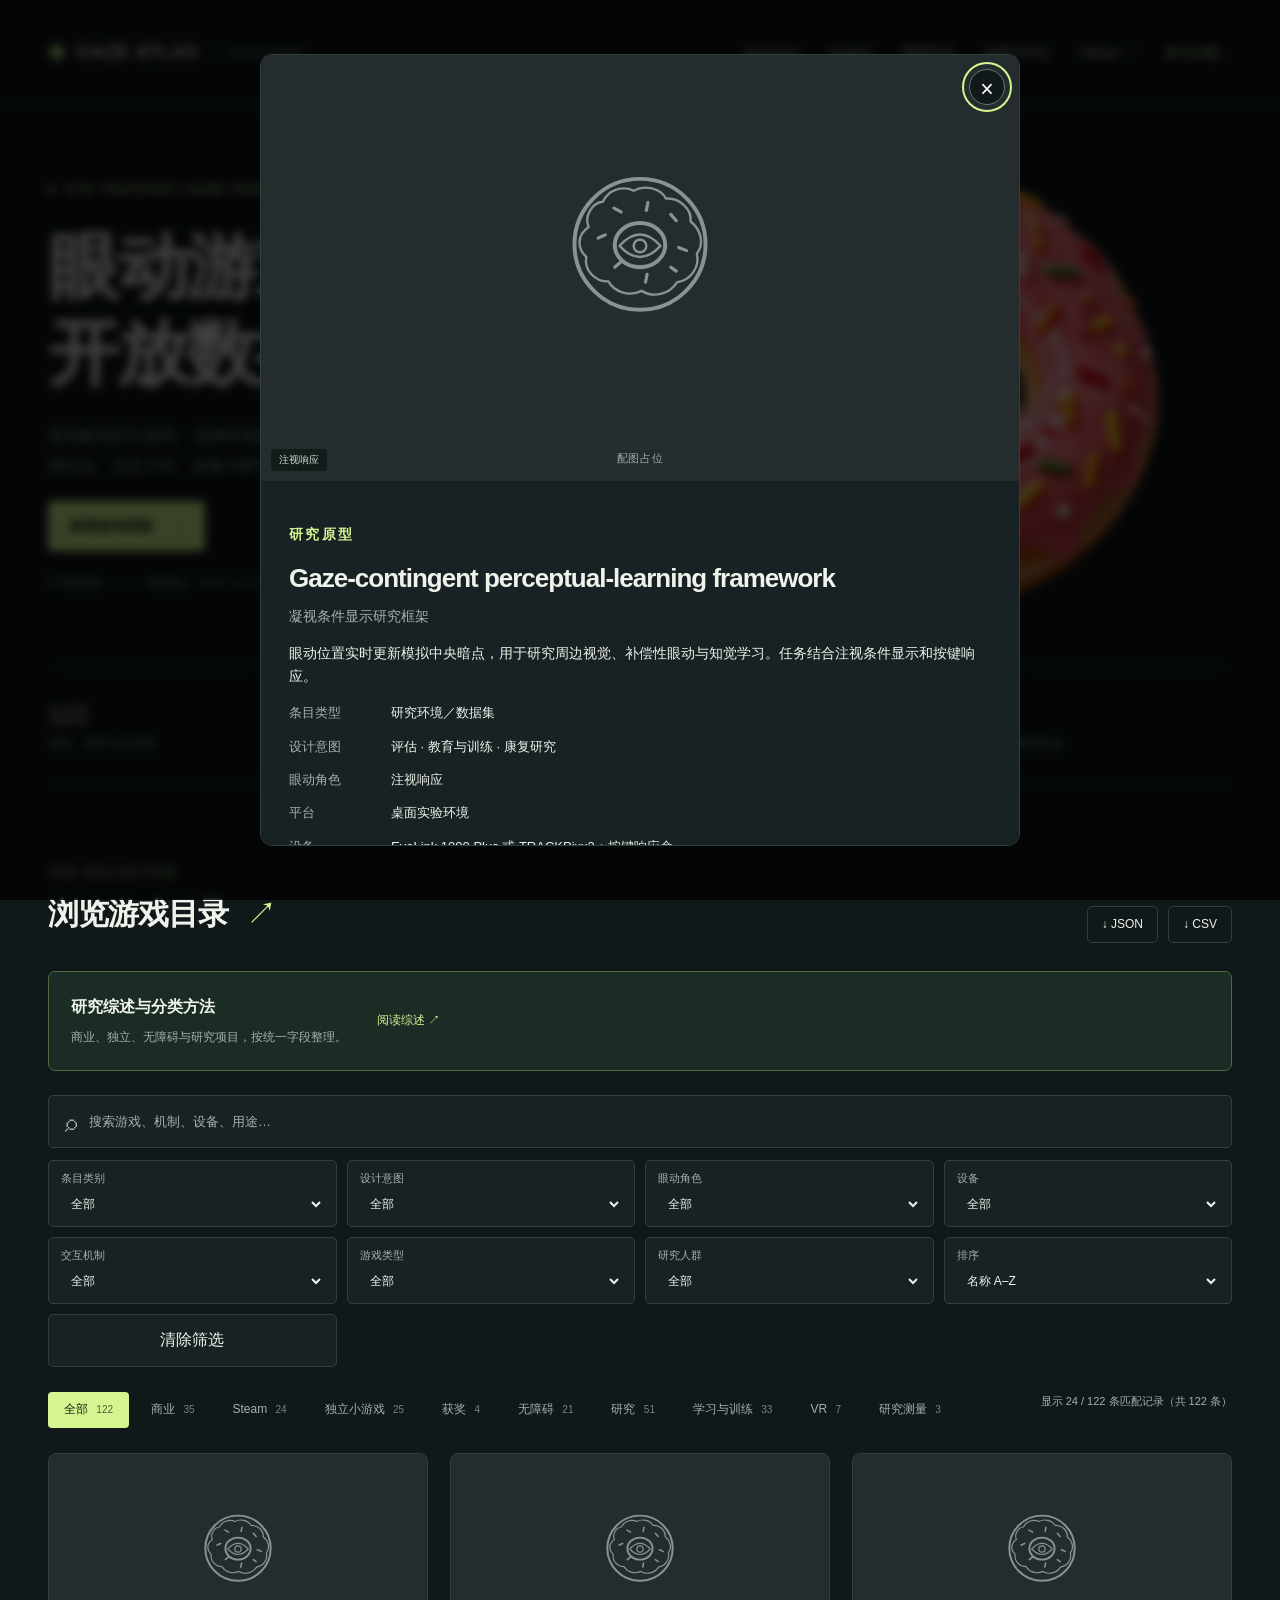
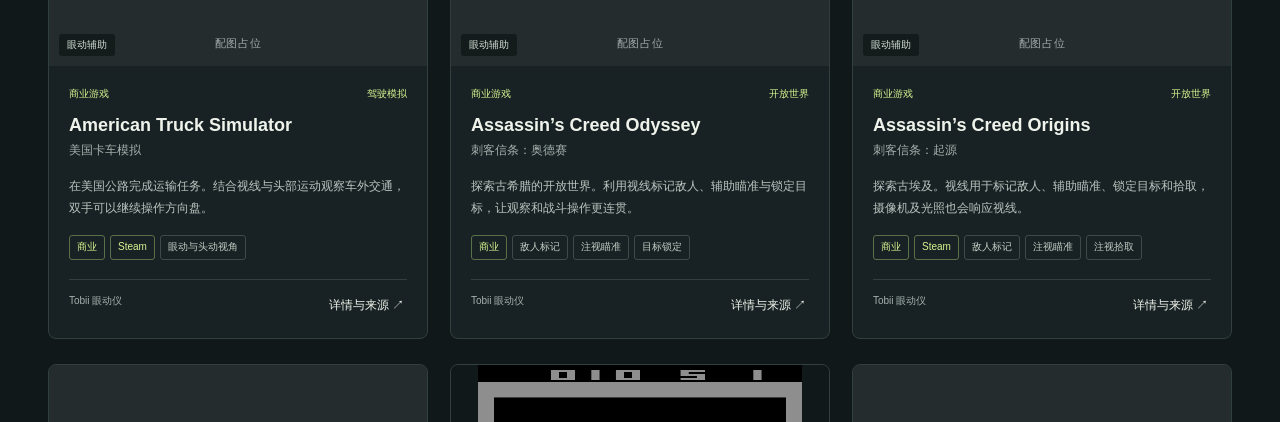
<file: related-training.html>
<!doctype html><html lang="zh-CN"><head><meta charset="utf-8"><meta http-equiv="refresh" content="0;url=./?entry=bgc-gaze-framework"><title>Gaze Atlas</title></head><body><a href="./?entry=bgc-gaze-framework">在游戏目录中查看研究框架</a></body></html>
</file>
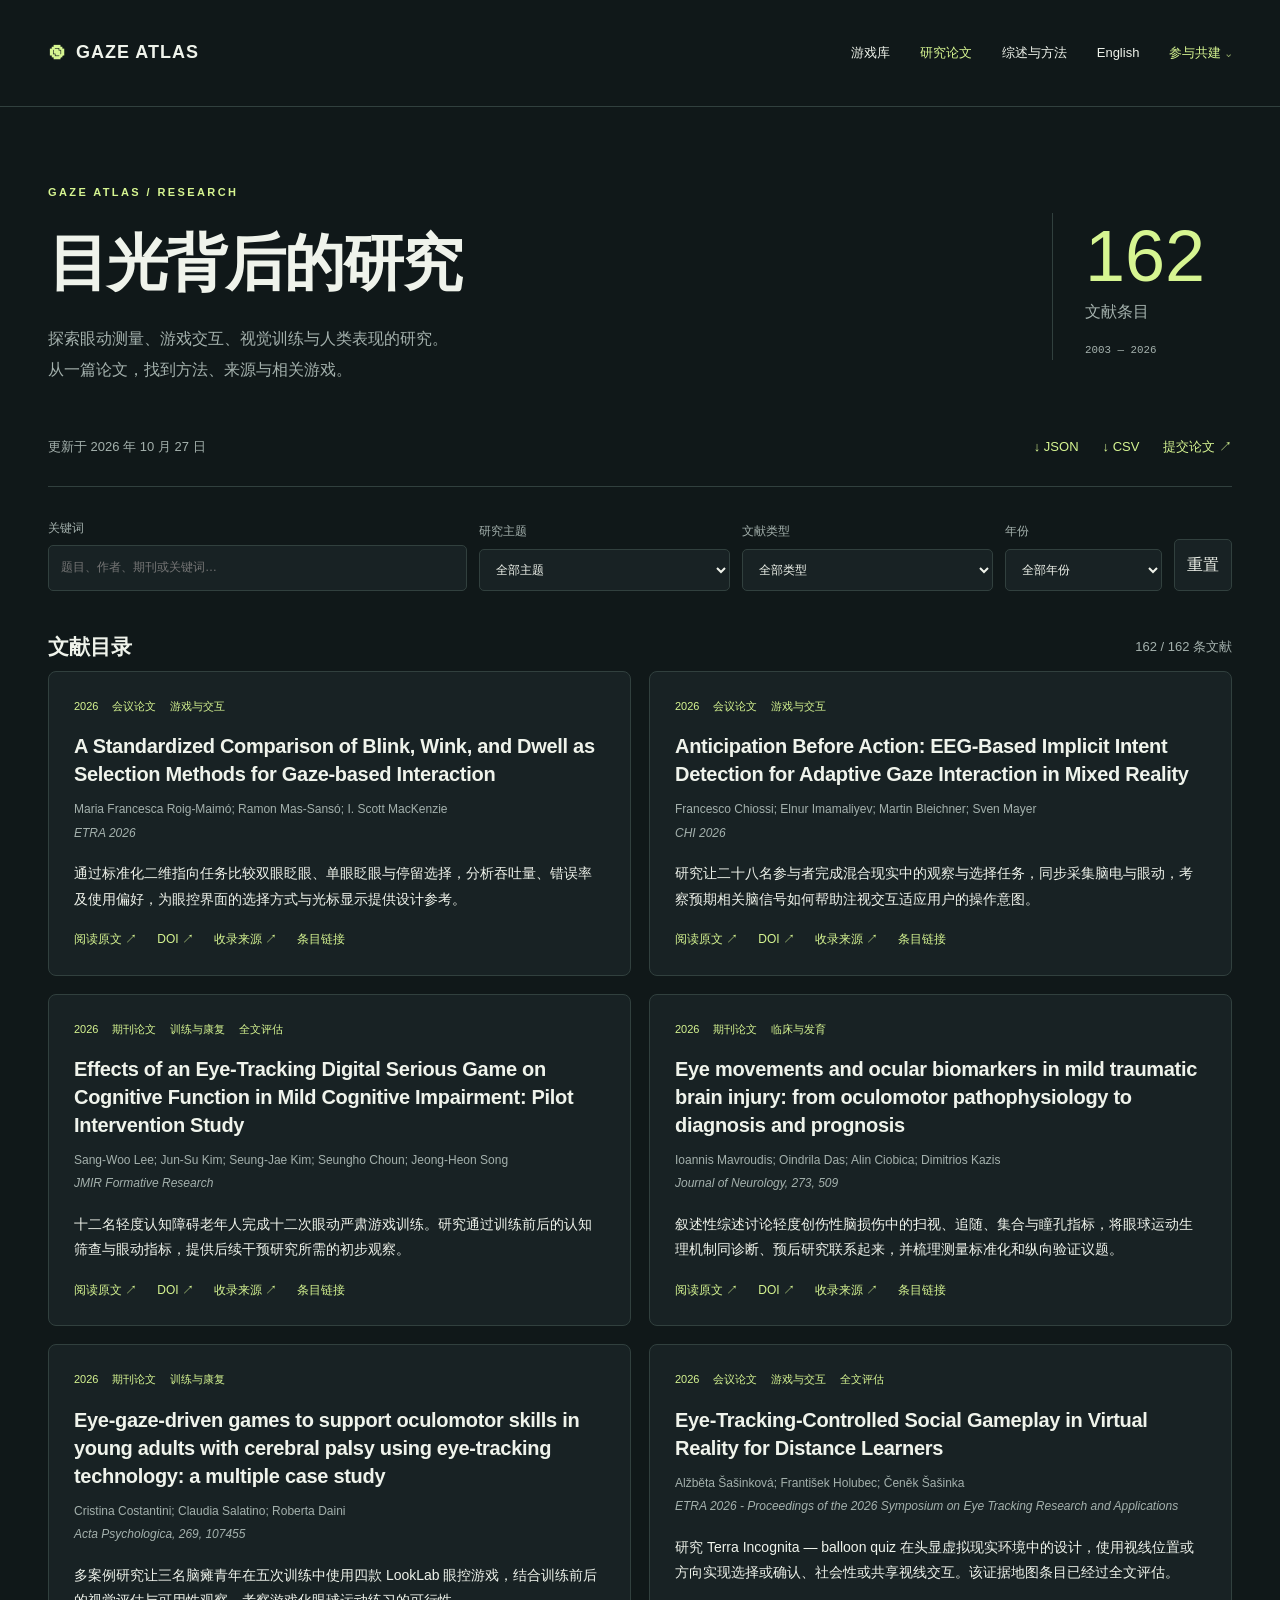
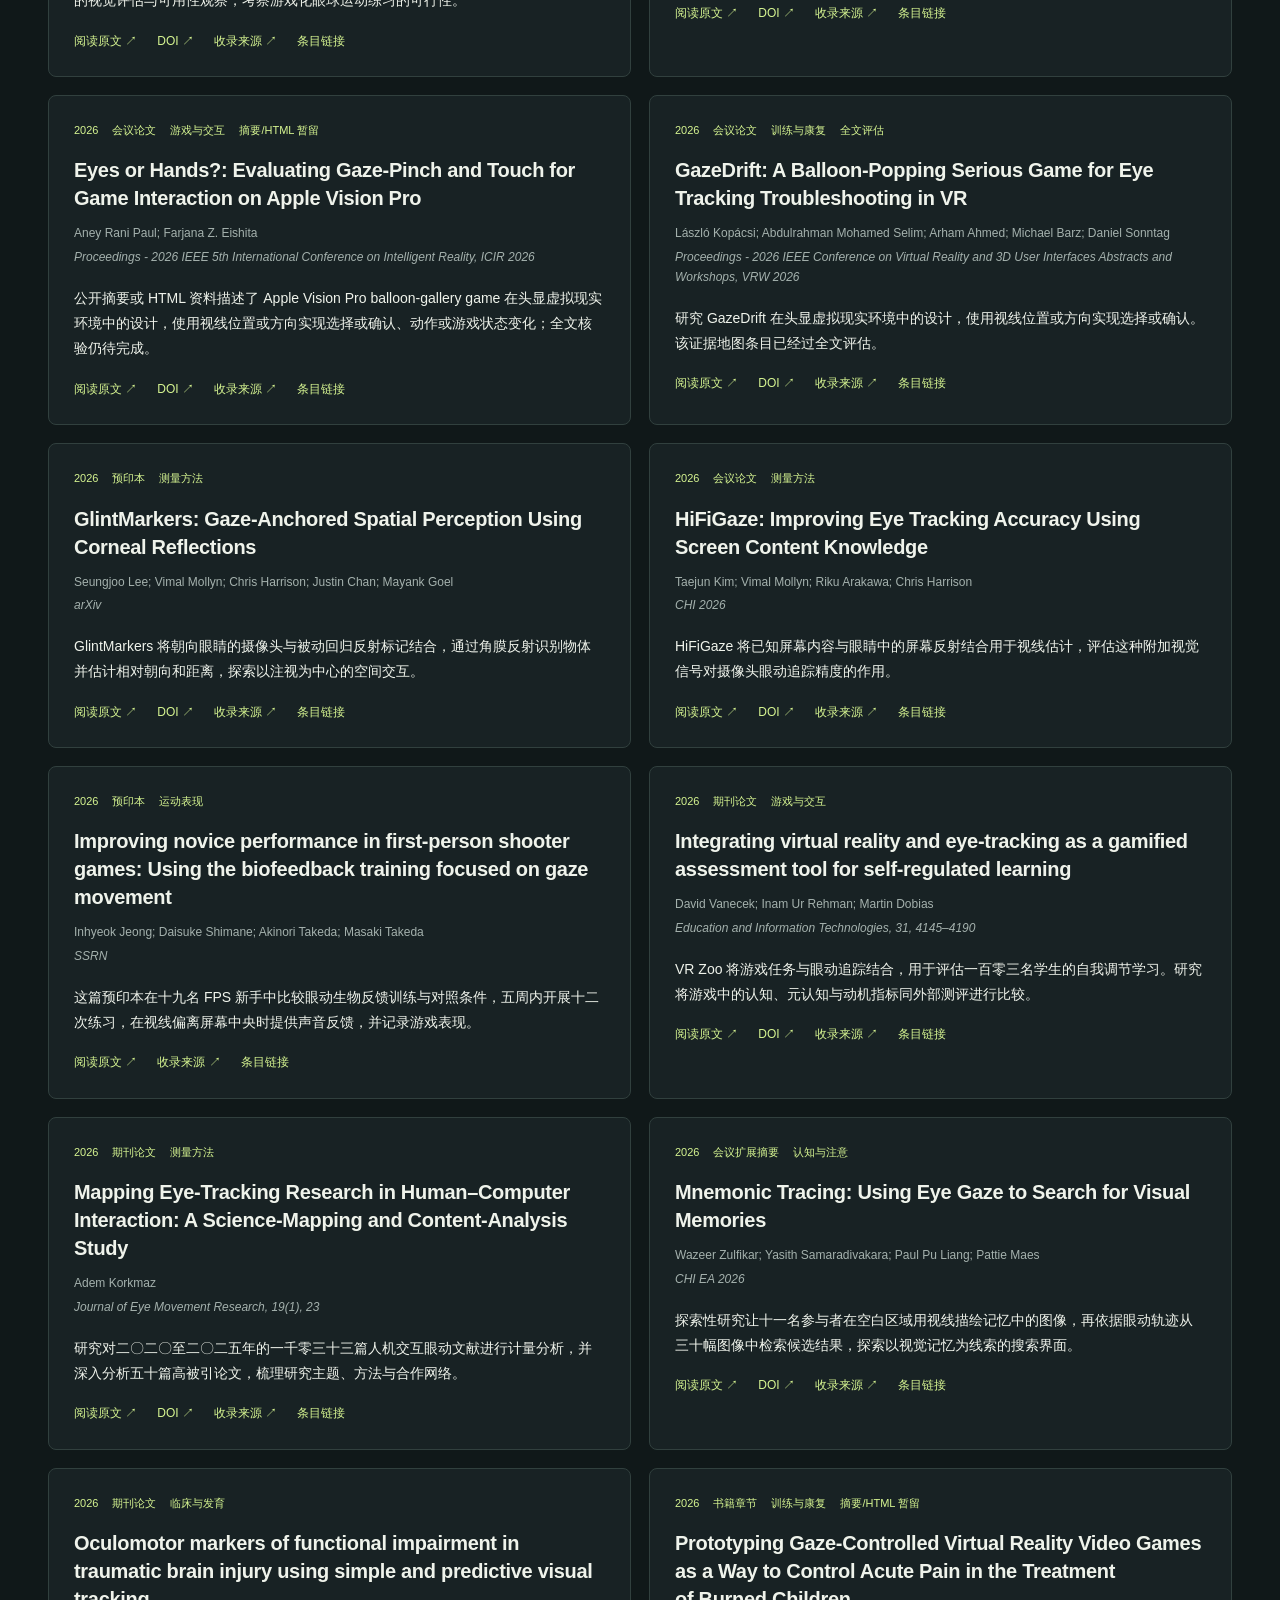
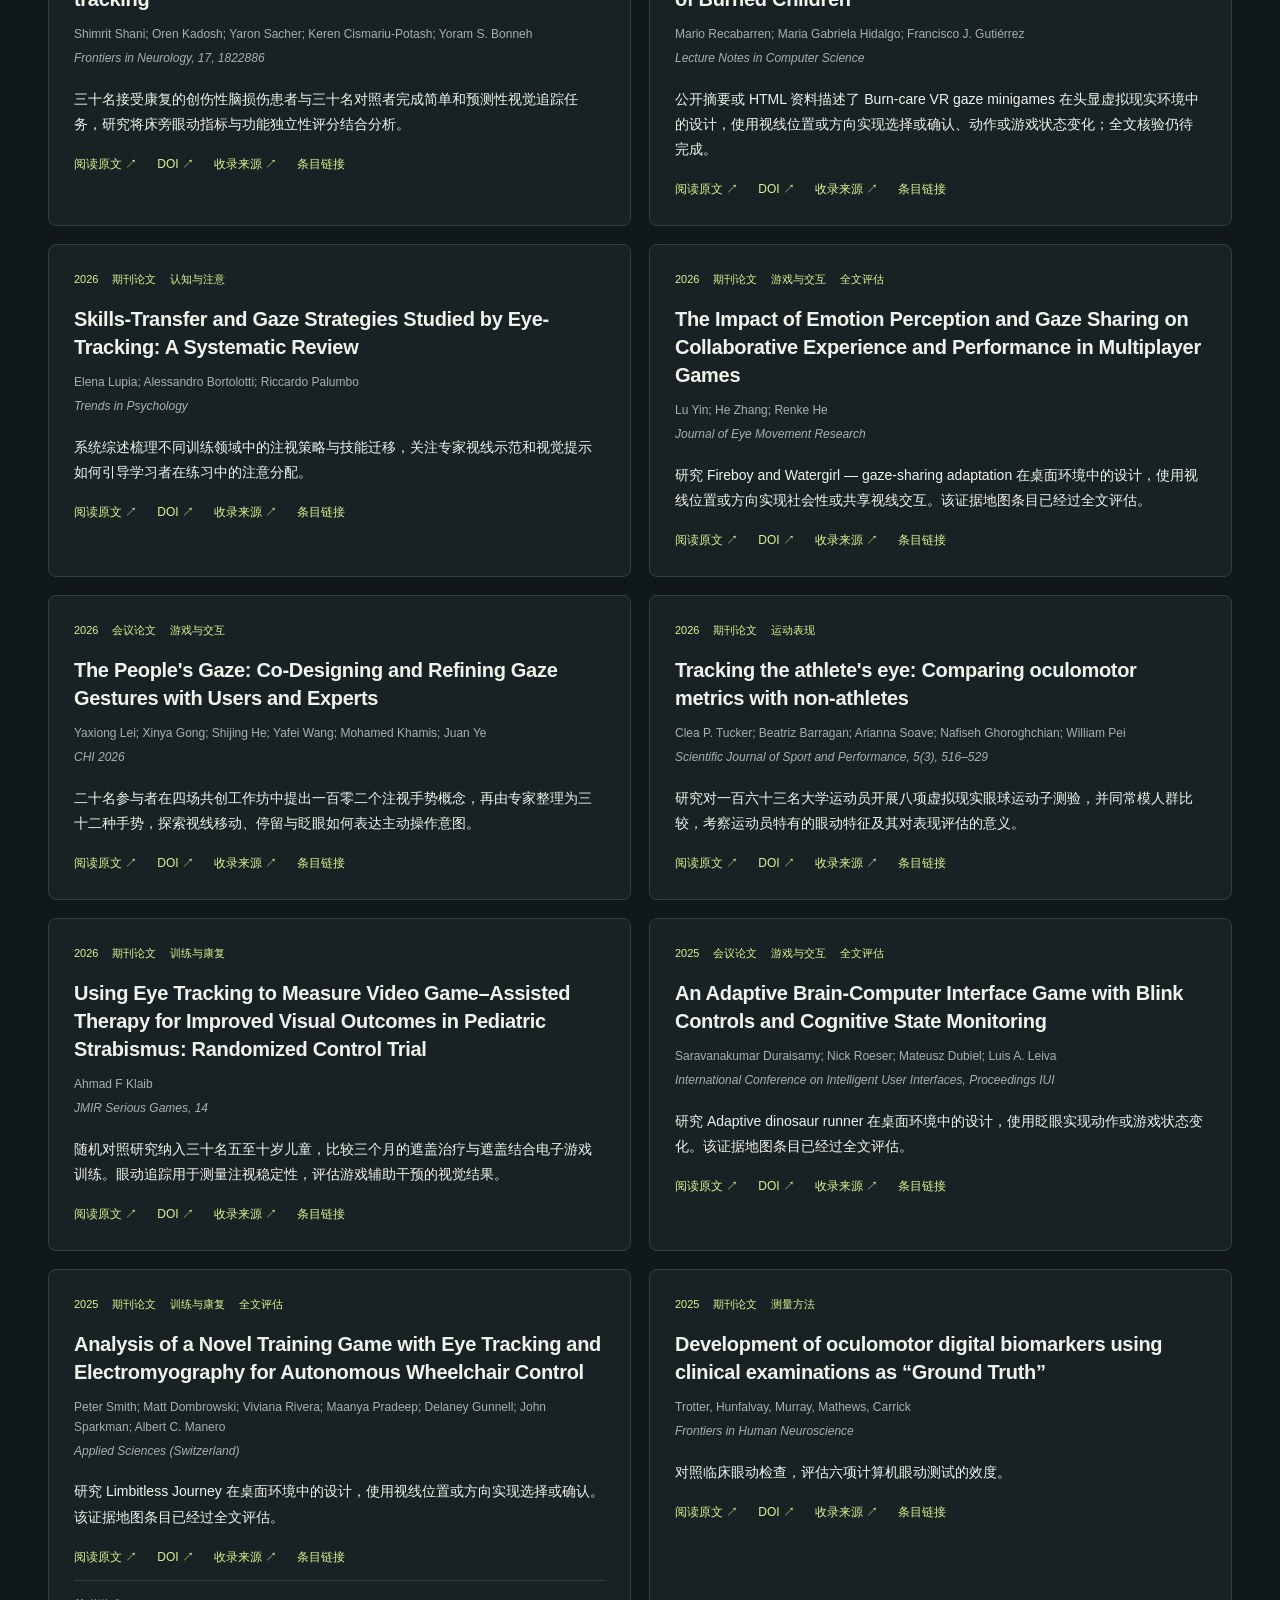
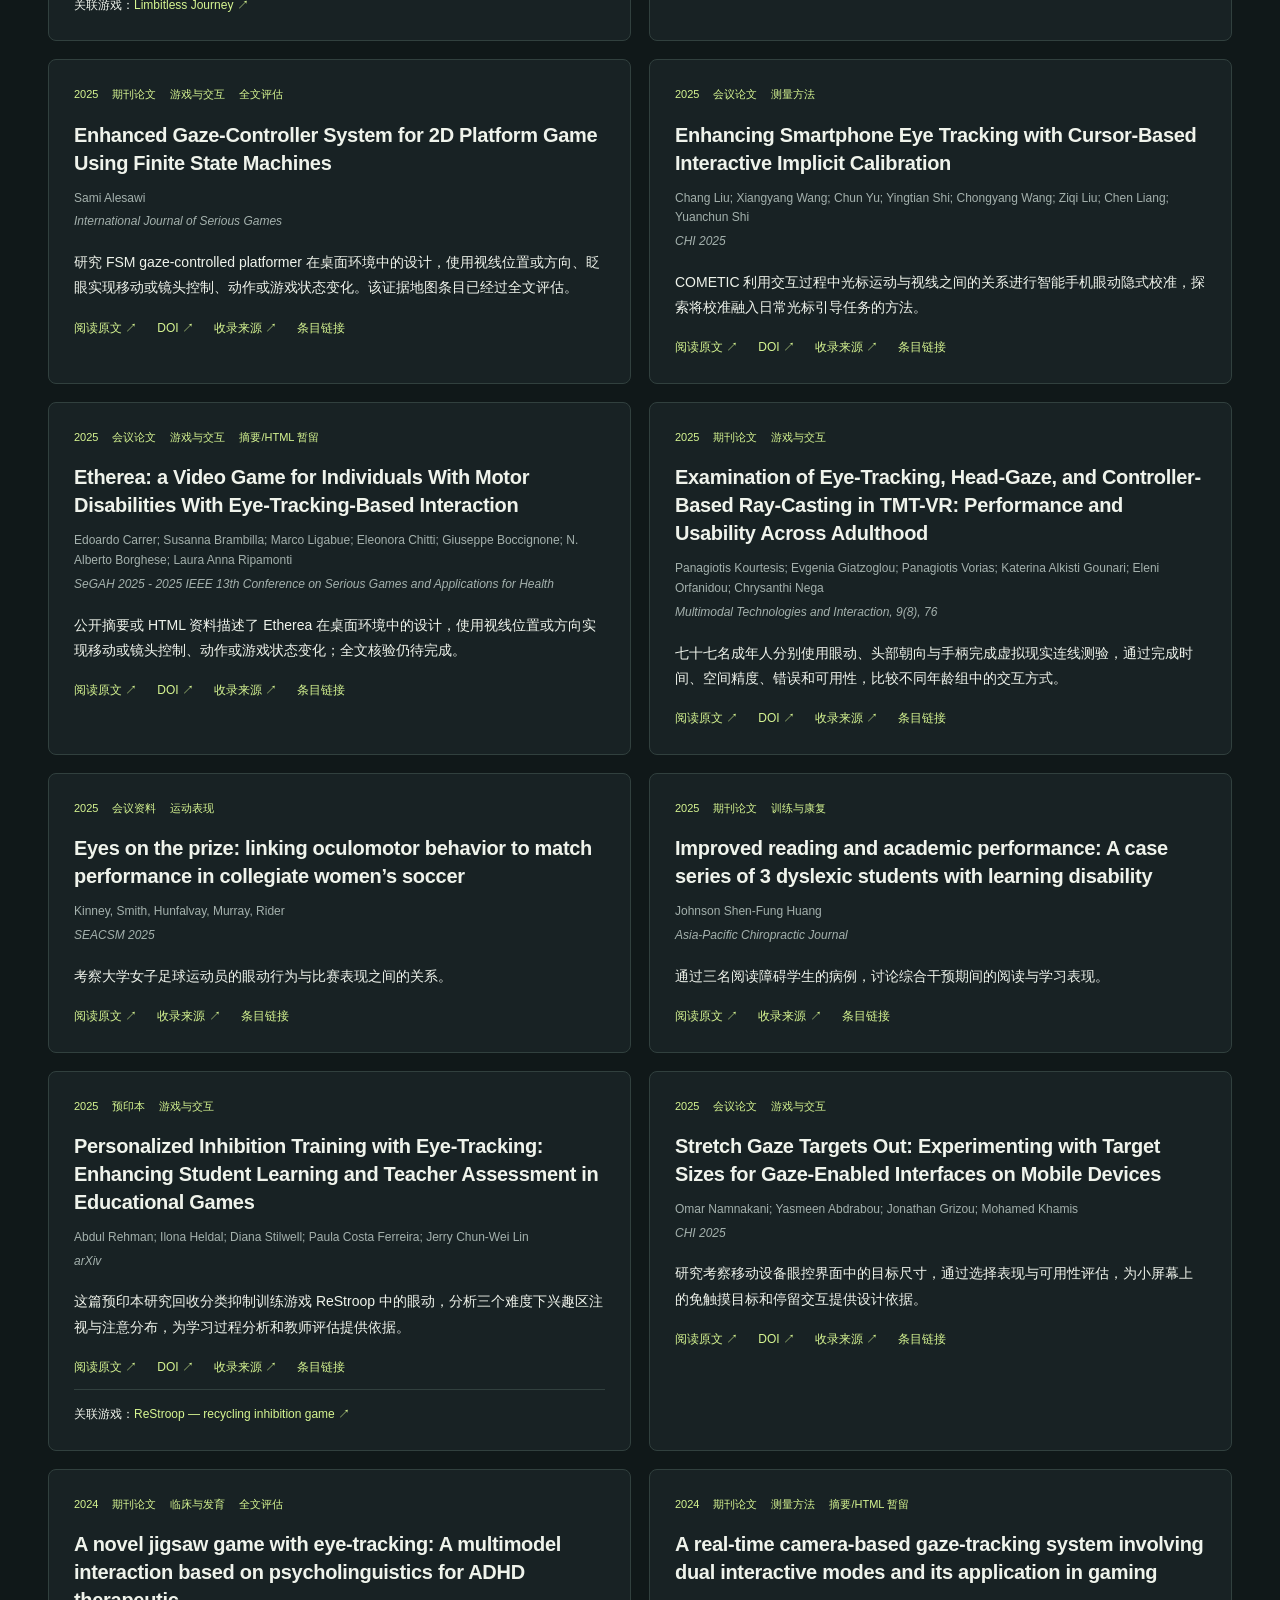
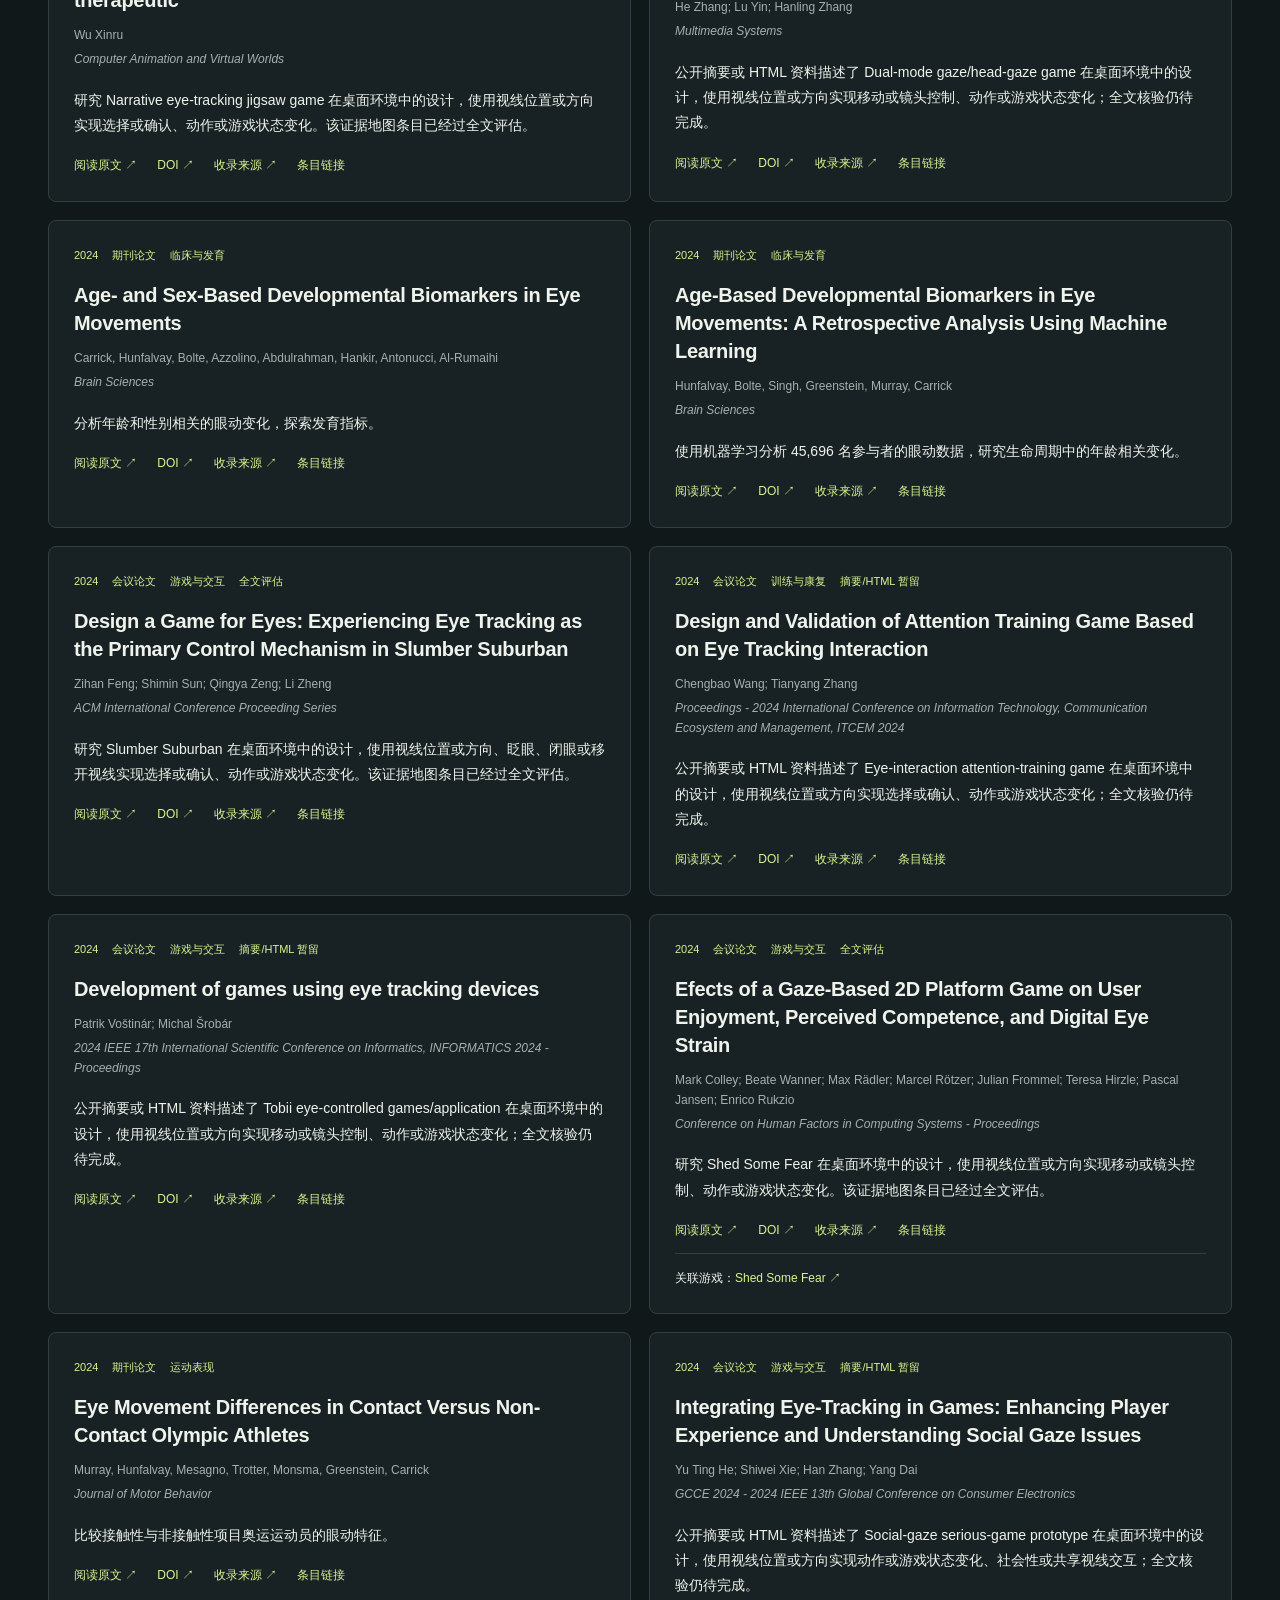
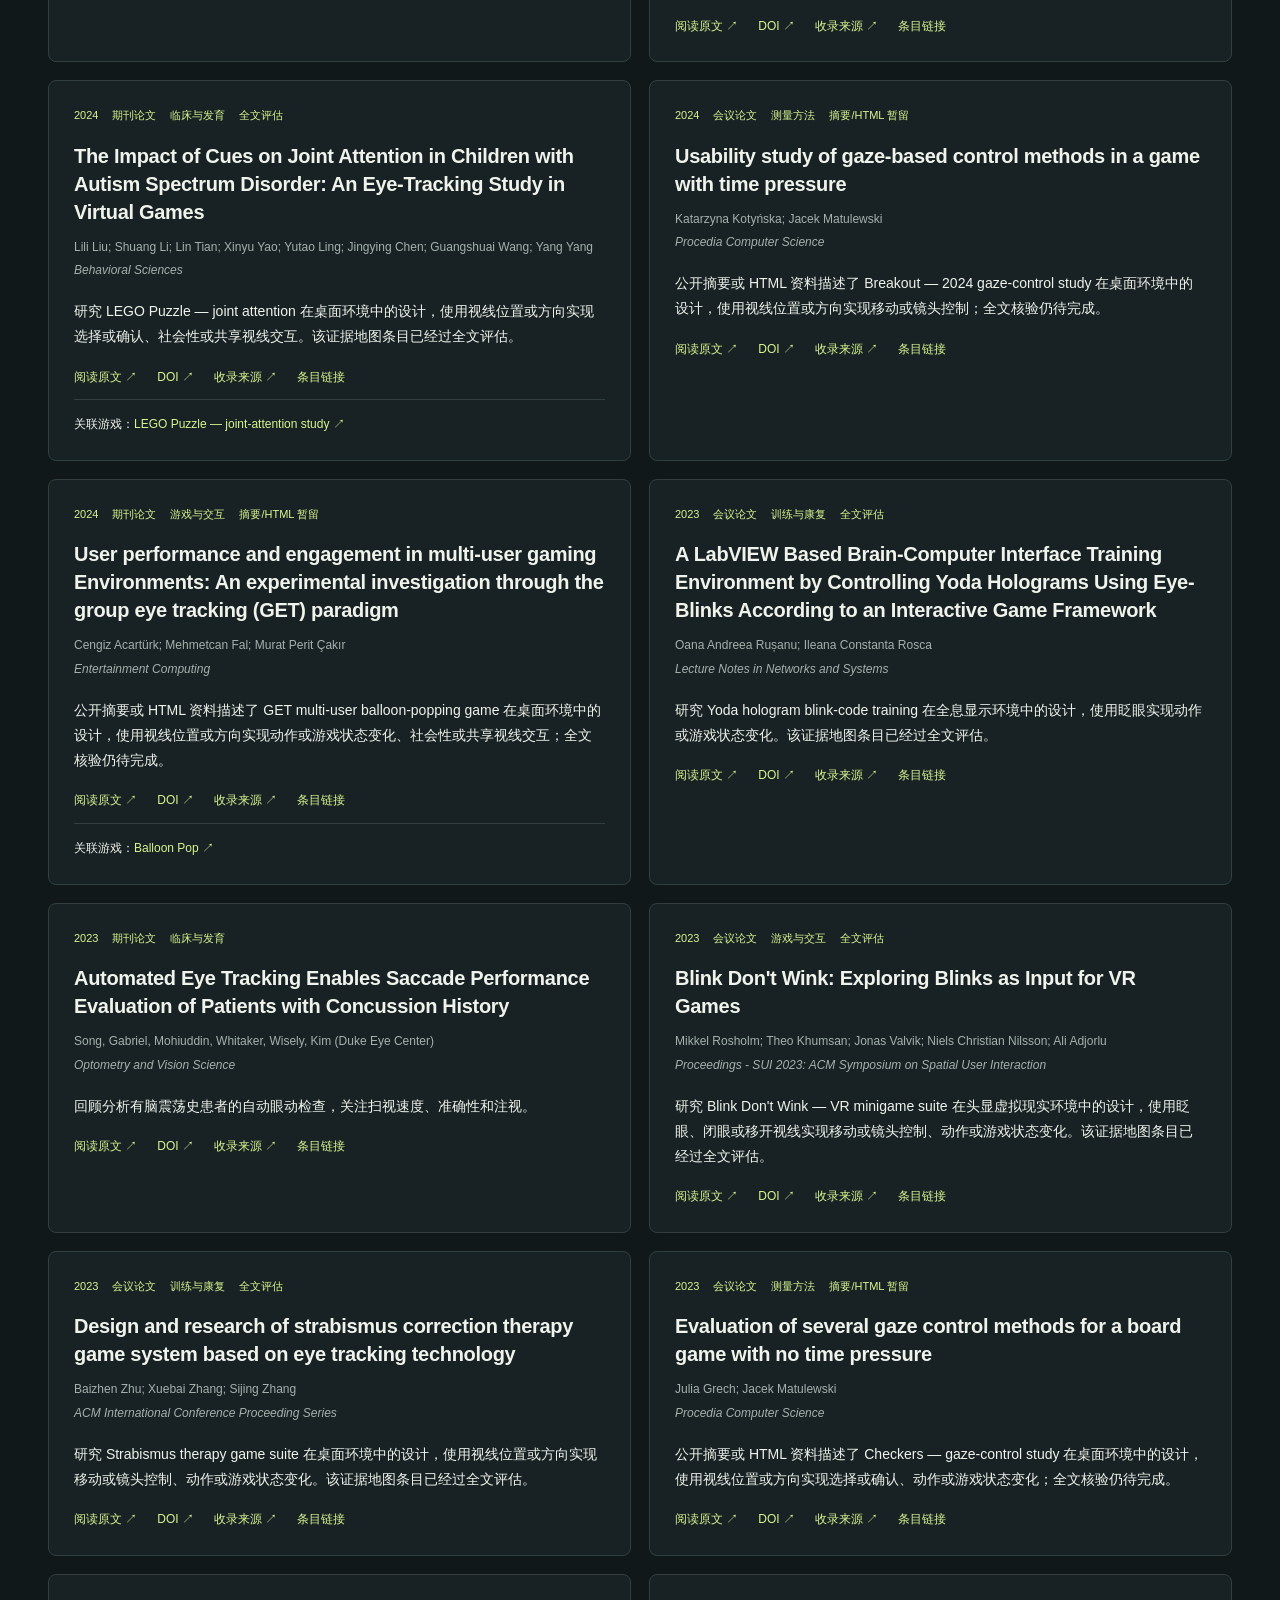
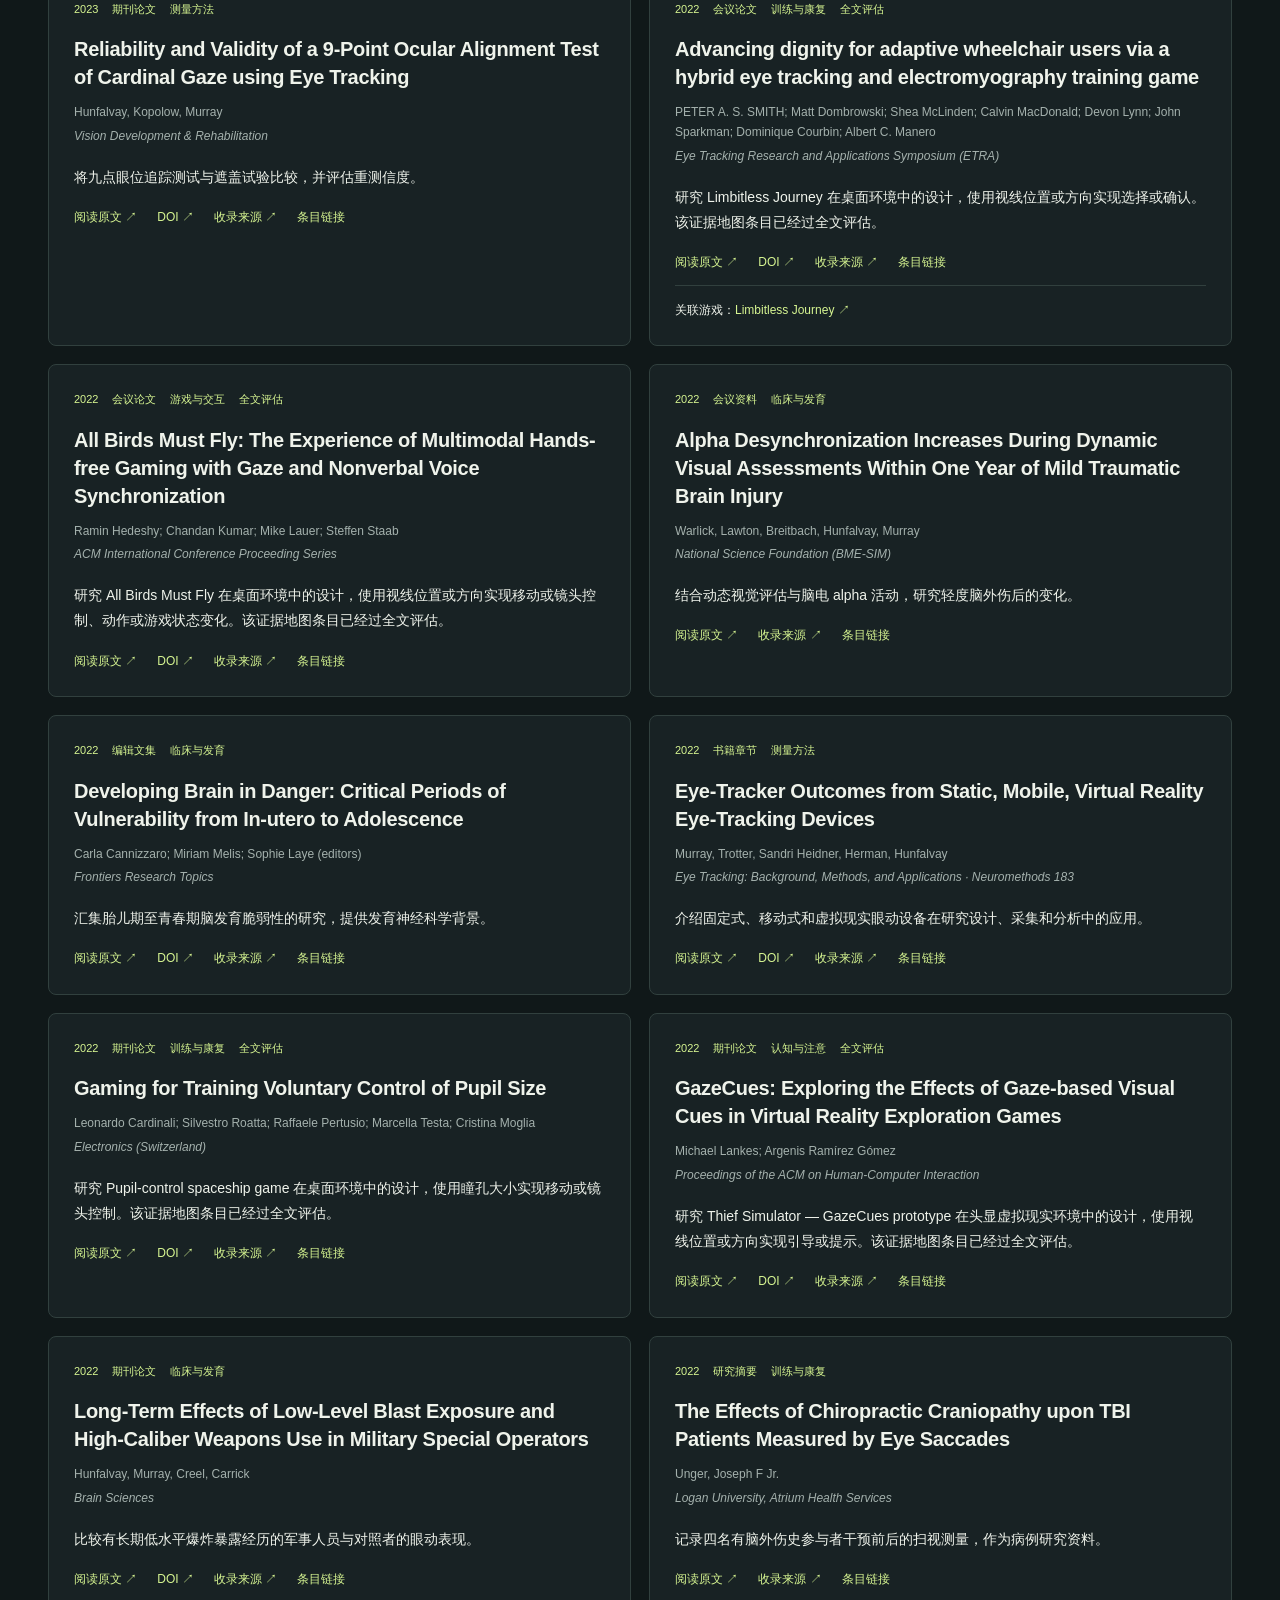
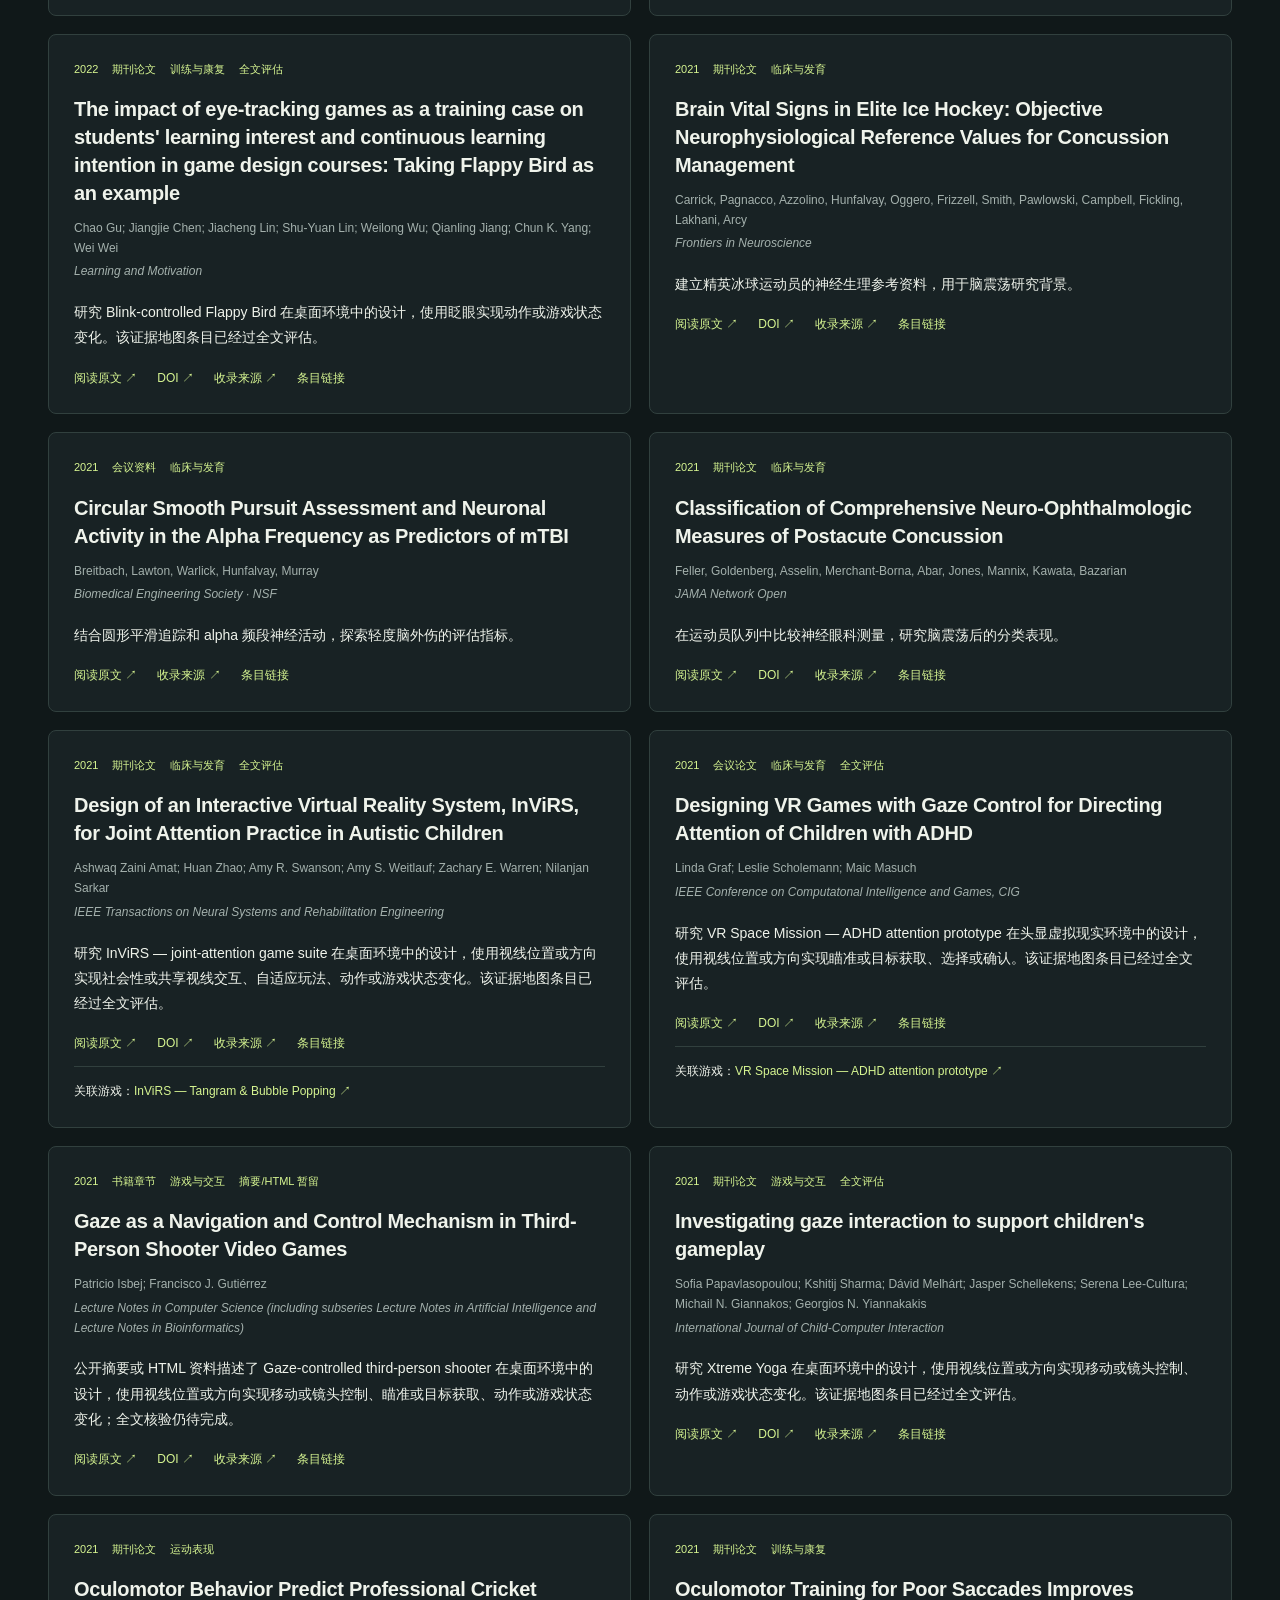
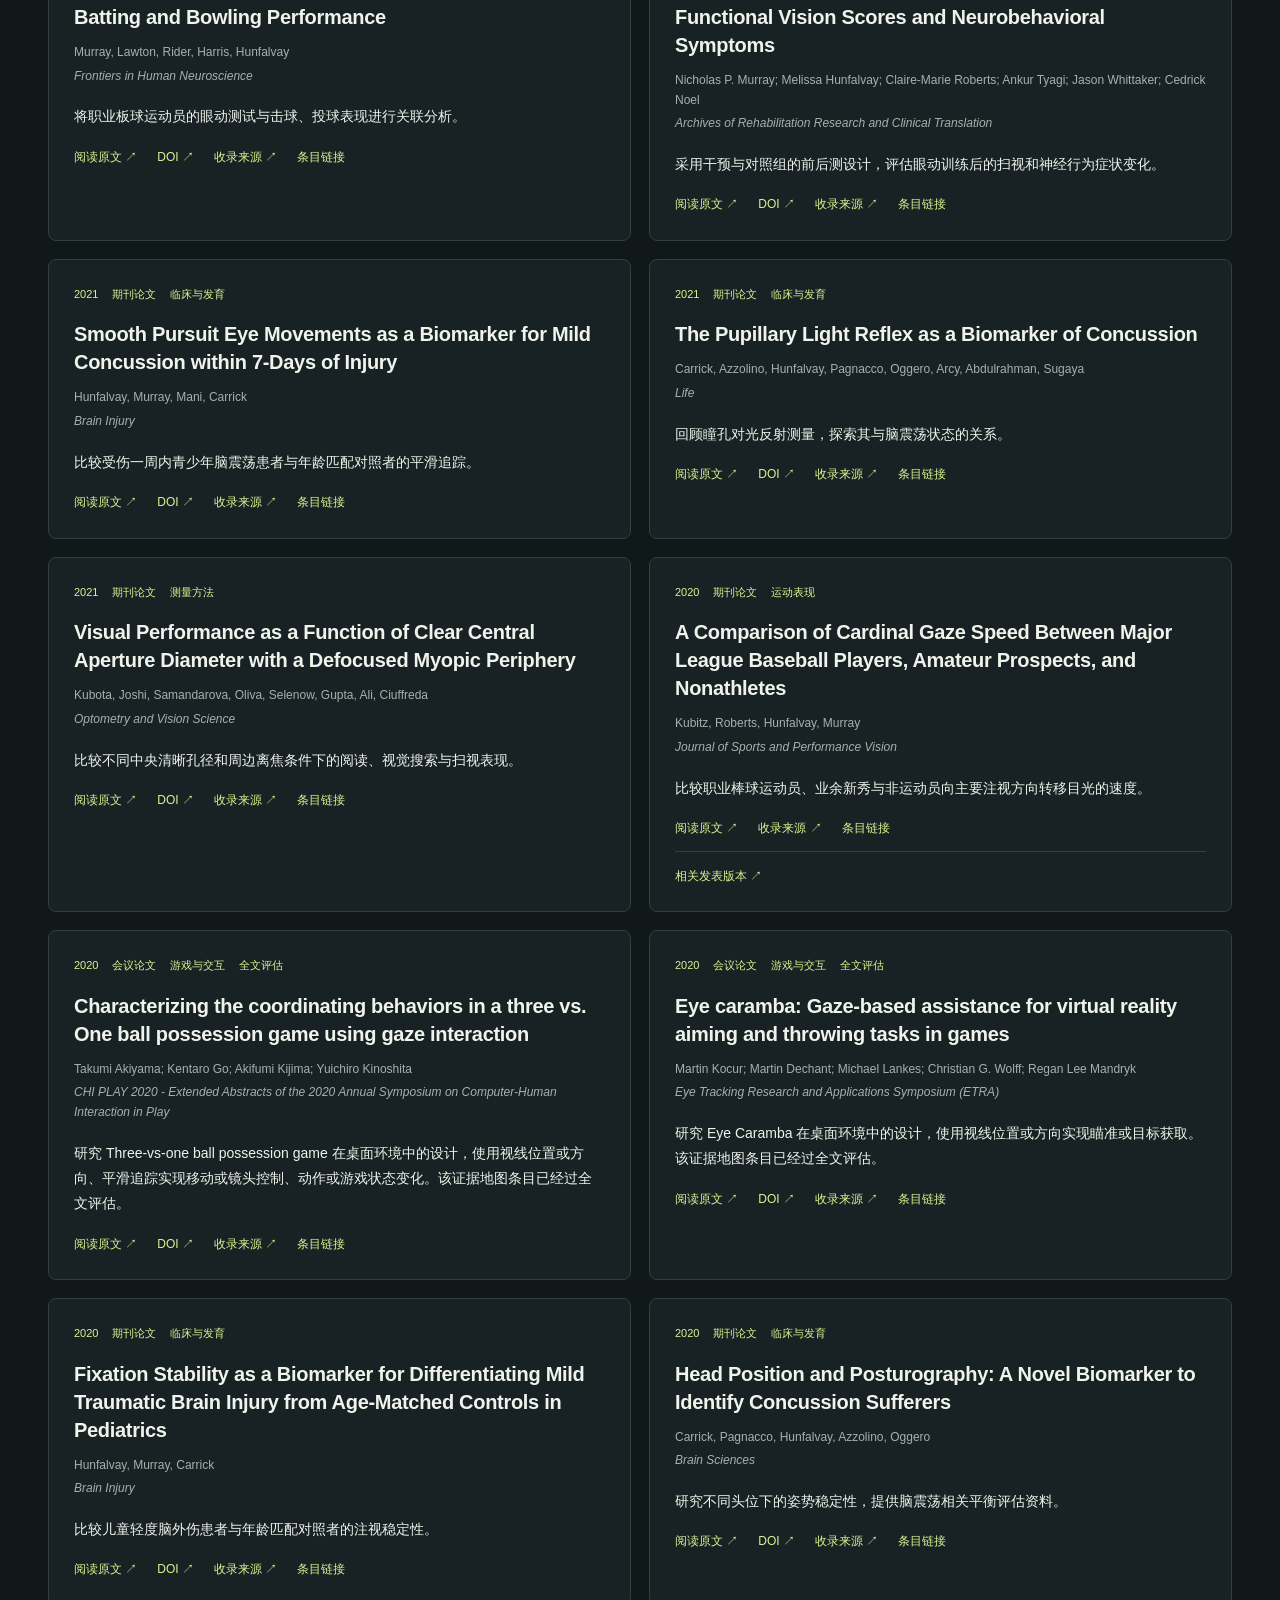
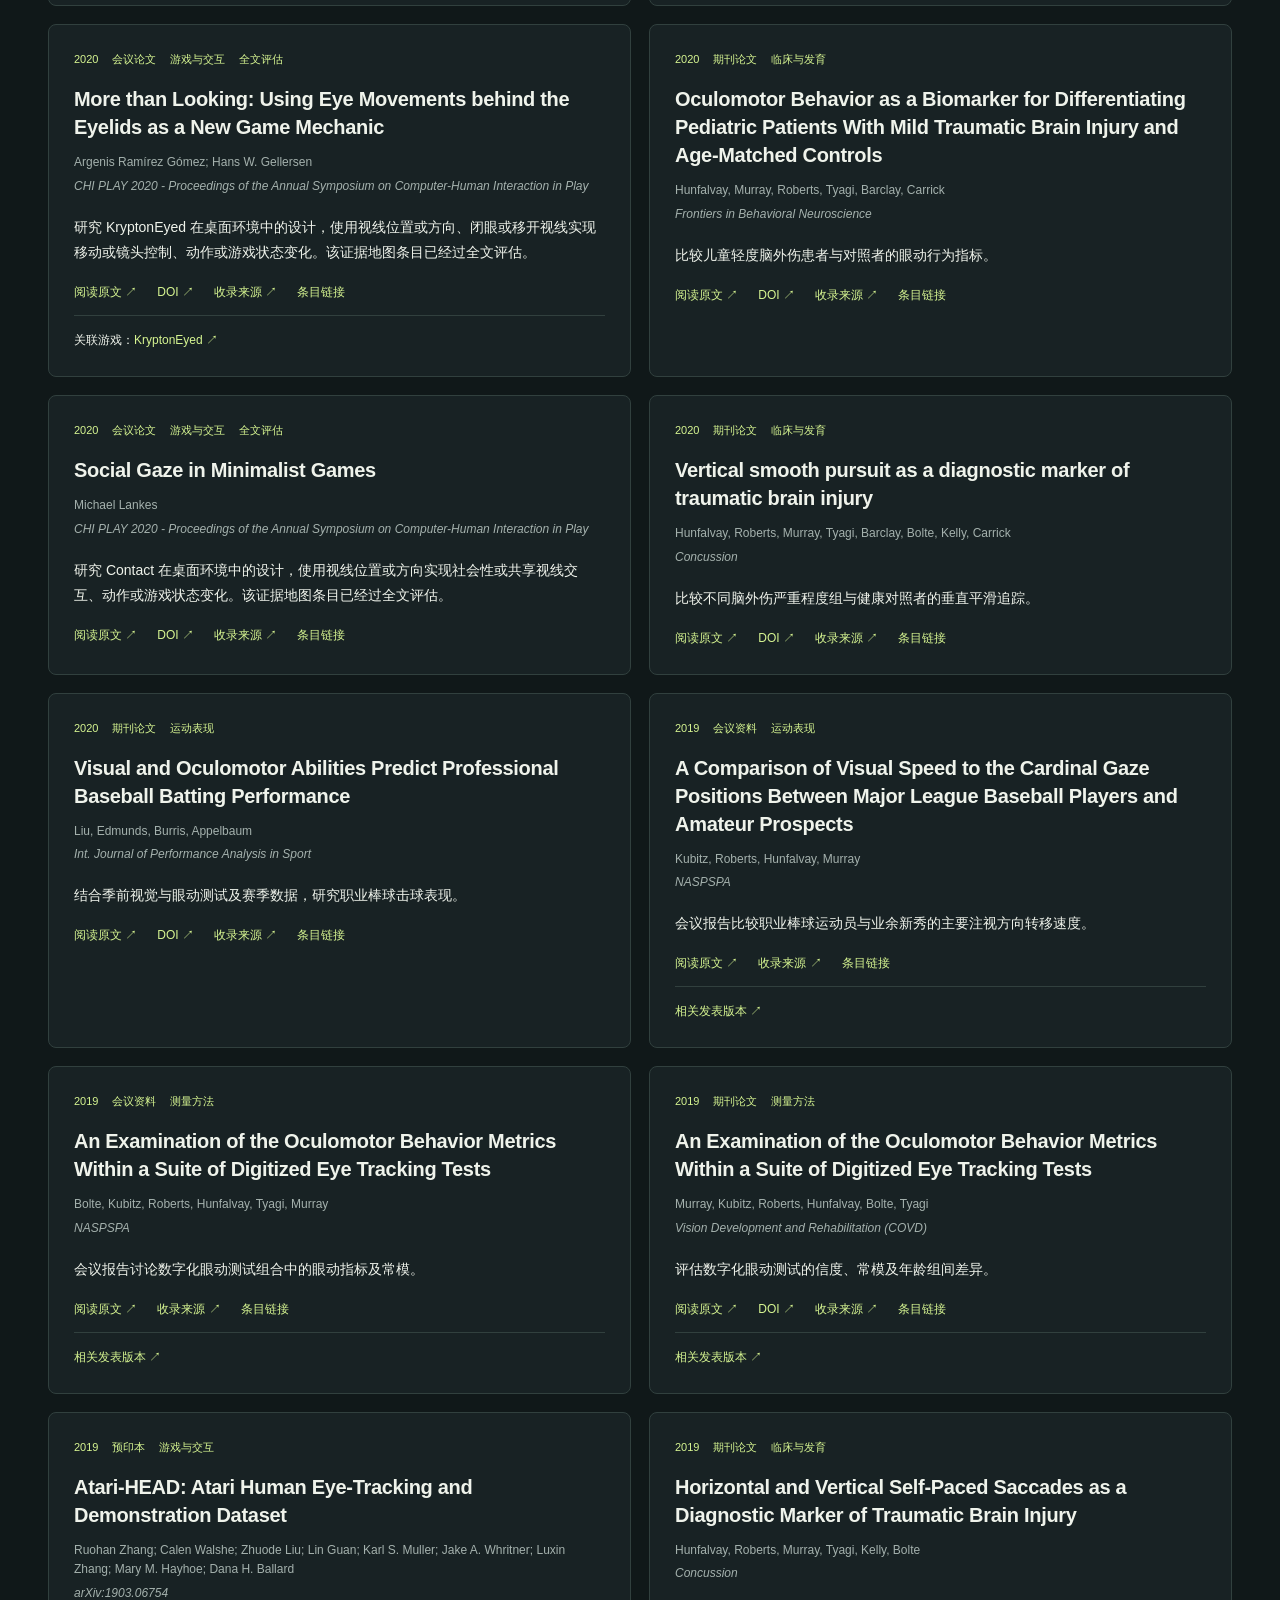
<file: research.html>
<!doctype html><html lang="zh-CN"><head><meta charset="utf-8"><meta name="viewport" content="width=device-width,initial-scale=1"><meta name="description" content="眼动研究文献库：按主题、年份和文献类型检索，附双语简介与原文来源。"><title>研究论文 · Gaze Atlas</title><link rel="stylesheet" href="style.css?v=20261022-research"><link rel="stylesheet" href="research.css?v=20261022-research"><script src="research.js?v=20261022-research" defer></script><script src="community.js?v=20261022-research" defer></script></head><body>
<a class="skip" href="#papers">跳到文献</a><header><a class="brand" href="./"><span class="eye">◉</span> GAZE ATLAS</a><nav aria-label="主导航"><a href="./">游戏库</a><a href="research.html" aria-current="page">研究论文</a><a href="review.html">综述与方法</a><a href="en/research.html">English</a><details class="community-menu"><summary>参与共建 ⌄</summary><div class="community-dropdown"><a href="#contribute-paper">提交论文</a><a href="contribute.html">提交游戏与贡献指南</a><a href="contributors.html">贡献者致谢</a></div></details></nav></header>
<main class="research-page"><section class="research-hero"><div><p class="eyebrow">GAZE ATLAS / RESEARCH</p><h1>目光背后的研究</h1><p class="intro">探索眼动测量、游戏交互、视觉训练与人类表现的研究。<br>从一篇论文，找到方法、来源与相关游戏。</p></div><div class="research-total"><strong>162</strong><span>文献条目</span><small>2003 — 2026</small></div></section>
<div class="research-downloads"><span>更新于 2026 年 10 月 27 日</span><a href="data/papers.json" download>↓ JSON</a><a href="data/papers.csv" download>↓ CSV</a><a href="#contribute-paper">提交论文 ↗</a></div>
<section class="paper-controls" aria-label="文献筛选"><label class="paper-search">关键词<input type="search" id="paper-search" placeholder="题目、作者、期刊或关键词…"></label><label>研究主题<select id="paper-topic"><option value="">全部主题</option><option value="Clinical &amp; developmental">临床与发育</option><option value="Cognition &amp; attention">认知与注意</option><option value="Games &amp; interaction">游戏与交互</option><option value="Measurement &amp; methods">测量方法</option><option value="Sports performance">运动表现</option><option value="Training &amp; rehabilitation">训练与康复</option></select></label><label>文献类型<select id="paper-type"><option value="">全部类型</option><option value="Book chapter">书籍章节</option><option value="Conference extended abstract">会议扩展摘要</option><option value="Conference material">会议资料</option><option value="Conference paper">会议论文</option><option value="Edited volume">编辑文集</option><option value="Editorial">社论</option><option value="Journal article">期刊论文</option><option value="Preprint">预印本</option><option value="Research abstract">研究摘要</option></select></label><label>年份<select id="paper-year"><option value="">全部年份</option><option>2026</option><option>2025</option><option>2024</option><option>2023</option><option>2022</option><option>2021</option><option>2020</option><option>2019</option><option>2018</option><option>2017</option><option>2016</option><option>2015</option><option>2014</option><option>2013</option><option>2012</option><option>2011</option><option>2010</option><option>2009</option><option>2008</option><option>2007</option><option>2006</option><option>2005</option><option>2003</option></select></label><button id="paper-reset" type="button">重置</button></section>
<div class="research-list-heading"><h2>文献目录</h2><p id="paper-count" role="status" aria-live="polite">162 条文献</p></div><section id="papers" class="paper-list" aria-label="文献目录"><article class="paper" id="roig-maimo-2026-gaze-selection" data-topic="Games &amp; interaction" data-type="Conference paper" data-year="2026">
<div class="paper-meta"><span>2026</span><span>会议论文</span><span>游戏与交互</span></div>
<h2><a href="https://www.yorku.ca/mack/etra2026a.html" target="_blank" rel="noopener noreferrer">A Standardized Comparison of Blink, Wink, and Dwell as Selection Methods for Gaze-based Interaction</a></h2>
<p class="paper-authors">Maria Francesca Roig-Maimó; Ramon Mas-Sansó; I. Scott MacKenzie</p><p class="paper-venue">ETRA 2026</p>
<p class="paper-summary">通过标准化二维指向任务比较双眼眨眼、单眼眨眼与停留选择，分析吞吐量、错误率及使用偏好，为眼控界面的选择方式与光标显示提供设计参考。</p>
<div class="paper-links"><a href="https://www.yorku.ca/mack/etra2026a.html" target="_blank" rel="noopener noreferrer">阅读原文 ↗</a><a href="https://doi.org/10.1145/3797246.3803034" target="_blank" rel="noopener noreferrer">DOI ↗</a><a href="https://www.yorku.ca/mack/etra2026a.html" target="_blank" rel="noopener noreferrer">收录来源 ↗</a><a href="#roig-maimo-2026-gaze-selection" class="paper-permalink">条目链接</a></div>

</article><article class="paper" id="chiossi-2026-anticipation" data-topic="Games &amp; interaction" data-type="Conference paper" data-year="2026">
<div class="paper-meta"><span>2026</span><span>会议论文</span><span>游戏与交互</span></div>
<h2><a href="https://doi.org/10.1145/3772318.3790523" target="_blank" rel="noopener noreferrer">Anticipation Before Action: EEG-Based Implicit Intent Detection for Adaptive Gaze Interaction in Mixed Reality</a></h2>
<p class="paper-authors">Francesco Chiossi; Elnur Imamaliyev; Martin Bleichner; Sven Mayer</p><p class="paper-venue">CHI 2026</p>
<p class="paper-summary">研究让二十八名参与者完成混合现实中的观察与选择任务，同步采集脑电与眼动，考察预期相关脑信号如何帮助注视交互适应用户的操作意图。</p>
<div class="paper-links"><a href="https://doi.org/10.1145/3772318.3790523" target="_blank" rel="noopener noreferrer">阅读原文 ↗</a><a href="https://doi.org/10.1145/3772318.3790523" target="_blank" rel="noopener noreferrer">DOI ↗</a><a href="https://doi.org/10.1145/3772318.3790523" target="_blank" rel="noopener noreferrer">收录来源 ↗</a><a href="#chiossi-2026-anticipation" class="paper-permalink">条目链接</a></div>

</article><article class="paper" id="lee-2026-mci-serious-game" data-topic="Training &amp; rehabilitation" data-type="Journal article" data-year="2026">
<div class="paper-meta"><span>2026</span><span>期刊论文</span><span>训练与康复</span><span>全文评估</span></div>
<h2><a href="https://formative.jmir.org/2026/1/e88924" target="_blank" rel="noopener noreferrer">Effects of an Eye-Tracking Digital Serious Game on Cognitive Function in Mild Cognitive Impairment: Pilot Intervention Study</a></h2>
<p class="paper-authors">Sang-Woo Lee; Jun-Su Kim; Seung-Jae Kim; Seungho Choun; Jeong-Heon Song</p><p class="paper-venue">JMIR Formative Research</p>
<p class="paper-summary">十二名轻度认知障碍老年人完成十二次眼动严肃游戏训练。研究通过训练前后的认知筛查与眼动指标，提供后续干预研究所需的初步观察。</p>
<div class="paper-links"><a href="https://formative.jmir.org/2026/1/e88924" target="_blank" rel="noopener noreferrer">阅读原文 ↗</a><a href="https://doi.org/10.2196/88924" target="_blank" rel="noopener noreferrer">DOI ↗</a><a href="https://formative.jmir.org/2026/1/e88924" target="_blank" rel="noopener noreferrer">收录来源 ↗</a><a href="#lee-2026-mci-serious-game" class="paper-permalink">条目链接</a></div>

</article><article class="paper" id="mavroudis-2026-mtbi-review" data-topic="Clinical &amp; developmental" data-type="Journal article" data-year="2026">
<div class="paper-meta"><span>2026</span><span>期刊论文</span><span>临床与发育</span></div>
<h2><a href="https://link.springer.com/article/10.1007/s00415-026-14035-1" target="_blank" rel="noopener noreferrer">Eye movements and ocular biomarkers in mild traumatic brain injury: from oculomotor pathophysiology to diagnosis and prognosis</a></h2>
<p class="paper-authors">Ioannis Mavroudis; Oindrila Das; Alin Ciobica; Dimitrios Kazis</p><p class="paper-venue">Journal of Neurology, 273, 509</p>
<p class="paper-summary">叙述性综述讨论轻度创伤性脑损伤中的扫视、追随、集合与瞳孔指标，将眼球运动生理机制同诊断、预后研究联系起来，并梳理测量标准化和纵向验证议题。</p>
<div class="paper-links"><a href="https://link.springer.com/article/10.1007/s00415-026-14035-1" target="_blank" rel="noopener noreferrer">阅读原文 ↗</a><a href="https://doi.org/10.1007/s00415-026-14035-1" target="_blank" rel="noopener noreferrer">DOI ↗</a><a href="https://link.springer.com/article/10.1007/s00415-026-14035-1" target="_blank" rel="noopener noreferrer">收录来源 ↗</a><a href="#mavroudis-2026-mtbi-review" class="paper-permalink">条目链接</a></div>

</article><article class="paper" id="costantini-2026-gaze-games" data-topic="Training &amp; rehabilitation" data-type="Journal article" data-year="2026">
<div class="paper-meta"><span>2026</span><span>期刊论文</span><span>训练与康复</span></div>
<h2><a href="https://www.sciencedirect.com/science/article/pii/S0001691826012564" target="_blank" rel="noopener noreferrer">Eye-gaze-driven games to support oculomotor skills in young adults with cerebral palsy using eye-tracking technology: a multiple case study</a></h2>
<p class="paper-authors">Cristina Costantini; Claudia Salatino; Roberta Daini</p><p class="paper-venue">Acta Psychologica, 269, 107455</p>
<p class="paper-summary">多案例研究让三名脑瘫青年在五次训练中使用四款 LookLab 眼控游戏，结合训练前后的视觉评估与可用性观察，考察游戏化眼球运动练习的可行性。</p>
<div class="paper-links"><a href="https://www.sciencedirect.com/science/article/pii/S0001691826012564" target="_blank" rel="noopener noreferrer">阅读原文 ↗</a><a href="https://doi.org/10.1016/j.actpsy.2026.107455" target="_blank" rel="noopener noreferrer">DOI ↗</a><a href="https://www.sciencedirect.com/science/article/pii/S0001691826012564" target="_blank" rel="noopener noreferrer">收录来源 ↗</a><a href="#costantini-2026-gaze-games" class="paper-permalink">条目链接</a></div>

</article><article class="paper" id="sc01-00122" data-topic="Games &amp; interaction" data-type="Conference paper" data-year="2026">
<div class="paper-meta"><span>2026</span><span>会议论文</span><span>游戏与交互</span><span>全文评估</span></div>
<h2><a href="https://doi.org/10.1145/3797246.3806220" target="_blank" rel="noopener noreferrer">Eye-Tracking-Controlled Social Gameplay in Virtual Reality for Distance Learners</a></h2>
<p class="paper-authors">Alžběta Šašinková; František Holubec; Čeněk Šašinka</p><p class="paper-venue">ETRA 2026 - Proceedings of the 2026 Symposium on Eye Tracking Research and Applications</p>
<p class="paper-summary">研究 Terra Incognita — balloon quiz 在头显虚拟现实环境中的设计，使用视线位置或方向实现选择或确认、社会性或共享视线交互。该证据地图条目已经过全文评估。</p>
<div class="paper-links"><a href="https://doi.org/10.1145/3797246.3806220" target="_blank" rel="noopener noreferrer">阅读原文 ↗</a><a href="https://doi.org/10.1145/3797246.3806220" target="_blank" rel="noopener noreferrer">DOI ↗</a><a href="https://doi.org/10.1145/3797246.3806220" target="_blank" rel="noopener noreferrer">收录来源 ↗</a><a href="#sc01-00122" class="paper-permalink">条目链接</a></div>

</article><article class="paper" id="sc01-00302" data-topic="Games &amp; interaction" data-type="Conference paper" data-year="2026">
<div class="paper-meta"><span>2026</span><span>会议论文</span><span>游戏与交互</span><span>摘要/HTML 暂留</span></div>
<h2><a href="https://doi.org/10.1109/icir70631.2026.11628254" target="_blank" rel="noopener noreferrer">Eyes or Hands?: Evaluating Gaze-Pinch and Touch for Game Interaction on Apple Vision Pro</a></h2>
<p class="paper-authors">Aney Rani Paul; Farjana Z. Eishita</p><p class="paper-venue">Proceedings - 2026 IEEE 5th International Conference on Intelligent Reality, ICIR 2026</p>
<p class="paper-summary">公开摘要或 HTML 资料描述了 Apple Vision Pro balloon-gallery game 在头显虚拟现实环境中的设计，使用视线位置或方向实现选择或确认、动作或游戏状态变化；全文核验仍待完成。</p>
<div class="paper-links"><a href="https://doi.org/10.1109/icir70631.2026.11628254" target="_blank" rel="noopener noreferrer">阅读原文 ↗</a><a href="https://doi.org/10.1109/icir70631.2026.11628254" target="_blank" rel="noopener noreferrer">DOI ↗</a><a href="https://doi.org/10.1109/icir70631.2026.11628254" target="_blank" rel="noopener noreferrer">收录来源 ↗</a><a href="#sc01-00302" class="paper-permalink">条目链接</a></div>

</article><article class="paper" id="sc01-00186" data-topic="Training &amp; rehabilitation" data-type="Conference paper" data-year="2026">
<div class="paper-meta"><span>2026</span><span>会议论文</span><span>训练与康复</span><span>全文评估</span></div>
<h2><a href="https://doi.org/10.1109/vrw70859.2026.00380" target="_blank" rel="noopener noreferrer">GazeDrift: A Balloon-Popping Serious Game for Eye Tracking Troubleshooting in VR</a></h2>
<p class="paper-authors">László Kopácsi; Abdulrahman Mohamed Selim; Arham Ahmed; Michael Barz; Daniel Sonntag</p><p class="paper-venue">Proceedings - 2026 IEEE Conference on Virtual Reality and 3D User Interfaces Abstracts and Workshops, VRW 2026</p>
<p class="paper-summary">研究 GazeDrift 在头显虚拟现实环境中的设计，使用视线位置或方向实现选择或确认。该证据地图条目已经过全文评估。</p>
<div class="paper-links"><a href="https://doi.org/10.1109/vrw70859.2026.00380" target="_blank" rel="noopener noreferrer">阅读原文 ↗</a><a href="https://doi.org/10.1109/vrw70859.2026.00380" target="_blank" rel="noopener noreferrer">DOI ↗</a><a href="https://doi.org/10.1109/vrw70859.2026.00380" target="_blank" rel="noopener noreferrer">收录来源 ↗</a><a href="#sc01-00186" class="paper-permalink">条目链接</a></div>

</article><article class="paper" id="lee-2026-glintmarkers" data-topic="Measurement &amp; methods" data-type="Preprint" data-year="2026">
<div class="paper-meta"><span>2026</span><span>预印本</span><span>测量方法</span></div>
<h2><a href="https://arxiv.org/abs/2604.12949" target="_blank" rel="noopener noreferrer">GlintMarkers: Gaze-Anchored Spatial Perception Using Corneal Reflections</a></h2>
<p class="paper-authors">Seungjoo Lee; Vimal Mollyn; Chris Harrison; Justin Chan; Mayank Goel</p><p class="paper-venue">arXiv</p>
<p class="paper-summary">GlintMarkers 将朝向眼睛的摄像头与被动回归反射标记结合，通过角膜反射识别物体并估计相对朝向和距离，探索以注视为中心的空间交互。</p>
<div class="paper-links"><a href="https://arxiv.org/abs/2604.12949" target="_blank" rel="noopener noreferrer">阅读原文 ↗</a><a href="https://doi.org/10.48550/arXiv.2604.12949" target="_blank" rel="noopener noreferrer">DOI ↗</a><a href="https://arxiv.org/abs/2604.12949" target="_blank" rel="noopener noreferrer">收录来源 ↗</a><a href="#lee-2026-glintmarkers" class="paper-permalink">条目链接</a></div>

</article><article class="paper" id="kim-2026-hifigaze" data-topic="Measurement &amp; methods" data-type="Conference paper" data-year="2026">
<div class="paper-meta"><span>2026</span><span>会议论文</span><span>测量方法</span></div>
<h2><a href="https://chrisharrison.net/index.php/Research/HiFiGaze" target="_blank" rel="noopener noreferrer">HiFiGaze: Improving Eye Tracking Accuracy Using Screen Content Knowledge</a></h2>
<p class="paper-authors">Taejun Kim; Vimal Mollyn; Riku Arakawa; Chris Harrison</p><p class="paper-venue">CHI 2026</p>
<p class="paper-summary">HiFiGaze 将已知屏幕内容与眼睛中的屏幕反射结合用于视线估计，评估这种附加视觉信号对摄像头眼动追踪精度的作用。</p>
<div class="paper-links"><a href="https://chrisharrison.net/index.php/Research/HiFiGaze" target="_blank" rel="noopener noreferrer">阅读原文 ↗</a><a href="https://doi.org/10.1145/3772318.3791339" target="_blank" rel="noopener noreferrer">DOI ↗</a><a href="https://chrisharrison.net/index.php/Research/HiFiGaze" target="_blank" rel="noopener noreferrer">收录来源 ↗</a><a href="#kim-2026-hifigaze" class="paper-permalink">条目链接</a></div>

</article><article class="paper" id="jeong-2026-fps-biofeedback" data-topic="Sports performance" data-type="Preprint" data-year="2026">
<div class="paper-meta"><span>2026</span><span>预印本</span><span>运动表现</span></div>
<h2><a href="https://papers.ssrn.com/sol3/papers.cfm?abstract_id=7197186" target="_blank" rel="noopener noreferrer">Improving novice performance in first-person shooter games: Using the biofeedback training focused on gaze movement</a></h2>
<p class="paper-authors">Inhyeok Jeong; Daisuke Shimane; Akinori Takeda; Masaki Takeda</p><p class="paper-venue">SSRN</p>
<p class="paper-summary">这篇预印本在十九名 FPS 新手中比较眼动生物反馈训练与对照条件，五周内开展十二次练习，在视线偏离屏幕中央时提供声音反馈，并记录游戏表现。</p>
<div class="paper-links"><a href="https://papers.ssrn.com/sol3/papers.cfm?abstract_id=7197186" target="_blank" rel="noopener noreferrer">阅读原文 ↗</a><a href="https://papers.ssrn.com/sol3/papers.cfm?abstract_id=7197186" target="_blank" rel="noopener noreferrer">收录来源 ↗</a><a href="#jeong-2026-fps-biofeedback" class="paper-permalink">条目链接</a></div>

</article><article class="paper" id="vanecek-2026-vr-learning" data-topic="Games &amp; interaction" data-type="Journal article" data-year="2026">
<div class="paper-meta"><span>2026</span><span>期刊论文</span><span>游戏与交互</span></div>
<h2><a href="https://link.springer.com/article/10.1007/s10639-026-13967-5" target="_blank" rel="noopener noreferrer">Integrating virtual reality and eye-tracking as a gamified assessment tool for self-regulated learning</a></h2>
<p class="paper-authors">David Vanecek; Inam Ur Rehman; Martin Dobias</p><p class="paper-venue">Education and Information Technologies, 31, 4145–4190</p>
<p class="paper-summary">VR Zoo 将游戏任务与眼动追踪结合，用于评估一百零三名学生的自我调节学习。研究将游戏中的认知、元认知与动机指标同外部测评进行比较。</p>
<div class="paper-links"><a href="https://link.springer.com/article/10.1007/s10639-026-13967-5" target="_blank" rel="noopener noreferrer">阅读原文 ↗</a><a href="https://doi.org/10.1007/s10639-026-13967-5" target="_blank" rel="noopener noreferrer">DOI ↗</a><a href="https://link.springer.com/article/10.1007/s10639-026-13967-5" target="_blank" rel="noopener noreferrer">收录来源 ↗</a><a href="#vanecek-2026-vr-learning" class="paper-permalink">条目链接</a></div>

</article><article class="paper" id="korkmaz-2026-hci-mapping" data-topic="Measurement &amp; methods" data-type="Journal article" data-year="2026">
<div class="paper-meta"><span>2026</span><span>期刊论文</span><span>测量方法</span></div>
<h2><a href="https://doi.org/10.3390/jemr19010023" target="_blank" rel="noopener noreferrer">Mapping Eye-Tracking Research in Human–Computer Interaction: A Science-Mapping and Content-Analysis Study</a></h2>
<p class="paper-authors">Adem Korkmaz</p><p class="paper-venue">Journal of Eye Movement Research, 19(1), 23</p>
<p class="paper-summary">研究对二〇二〇至二〇二五年的一千零三十三篇人机交互眼动文献进行计量分析，并深入分析五十篇高被引论文，梳理研究主题、方法与合作网络。</p>
<div class="paper-links"><a href="https://doi.org/10.3390/jemr19010023" target="_blank" rel="noopener noreferrer">阅读原文 ↗</a><a href="https://doi.org/10.3390/jemr19010023" target="_blank" rel="noopener noreferrer">DOI ↗</a><a href="https://doi.org/10.3390/jemr19010023" target="_blank" rel="noopener noreferrer">收录来源 ↗</a><a href="#korkmaz-2026-hci-mapping" class="paper-permalink">条目链接</a></div>

</article><article class="paper" id="zulfikar-2026-mnemonic-tracing" data-topic="Cognition &amp; attention" data-type="Conference extended abstract" data-year="2026">
<div class="paper-meta"><span>2026</span><span>会议扩展摘要</span><span>认知与注意</span></div>
<h2><a href="https://www.media.mit.edu/publications/mnemonic-tracing/" target="_blank" rel="noopener noreferrer">Mnemonic Tracing: Using Eye Gaze to Search for Visual Memories</a></h2>
<p class="paper-authors">Wazeer Zulfikar; Yasith Samaradivakara; Paul Pu Liang; Pattie Maes</p><p class="paper-venue">CHI EA 2026</p>
<p class="paper-summary">探索性研究让十一名参与者在空白区域用视线描绘记忆中的图像，再依据眼动轨迹从三十幅图像中检索候选结果，探索以视觉记忆为线索的搜索界面。</p>
<div class="paper-links"><a href="https://www.media.mit.edu/publications/mnemonic-tracing/" target="_blank" rel="noopener noreferrer">阅读原文 ↗</a><a href="https://doi.org/10.1145/3772363.3799025" target="_blank" rel="noopener noreferrer">DOI ↗</a><a href="https://www.media.mit.edu/publications/mnemonic-tracing/" target="_blank" rel="noopener noreferrer">收录来源 ↗</a><a href="#zulfikar-2026-mnemonic-tracing" class="paper-permalink">条目链接</a></div>

</article><article class="paper" id="shani-2026-tbi-tracking" data-topic="Clinical &amp; developmental" data-type="Journal article" data-year="2026">
<div class="paper-meta"><span>2026</span><span>期刊论文</span><span>临床与发育</span></div>
<h2><a href="https://pmc.ncbi.nlm.nih.gov/articles/PMC13395607/" target="_blank" rel="noopener noreferrer">Oculomotor markers of functional impairment in traumatic brain injury using simple and predictive visual tracking</a></h2>
<p class="paper-authors">Shimrit Shani; Oren Kadosh; Yaron Sacher; Keren Cismariu-Potash; Yoram S. Bonneh</p><p class="paper-venue">Frontiers in Neurology, 17, 1822886</p>
<p class="paper-summary">三十名接受康复的创伤性脑损伤患者与三十名对照者完成简单和预测性视觉追踪任务，研究将床旁眼动指标与功能独立性评分结合分析。</p>
<div class="paper-links"><a href="https://pmc.ncbi.nlm.nih.gov/articles/PMC13395607/" target="_blank" rel="noopener noreferrer">阅读原文 ↗</a><a href="https://doi.org/10.3389/fneur.2026.1822886" target="_blank" rel="noopener noreferrer">DOI ↗</a><a href="https://pmc.ncbi.nlm.nih.gov/articles/PMC13395607/" target="_blank" rel="noopener noreferrer">收录来源 ↗</a><a href="#shani-2026-tbi-tracking" class="paper-permalink">条目链接</a></div>

</article><article class="paper" id="sc01-00261" data-topic="Training &amp; rehabilitation" data-type="Book chapter" data-year="2026">
<div class="paper-meta"><span>2026</span><span>书籍章节</span><span>训练与康复</span><span>摘要/HTML 暂留</span></div>
<h2><a href="https://doi.org/10.1007/978-3-032-30405-6_23" target="_blank" rel="noopener noreferrer">Prototyping Gaze-Controlled Virtual Reality Video Games as a Way to Control Acute Pain in the Treatment of Burned Children</a></h2>
<p class="paper-authors">Mario Recabarren; Maria Gabriela Hidalgo; Francisco J. Gutiérrez</p><p class="paper-venue">Lecture Notes in Computer Science</p>
<p class="paper-summary">公开摘要或 HTML 资料描述了 Burn-care VR gaze minigames 在头显虚拟现实环境中的设计，使用视线位置或方向实现选择或确认、动作或游戏状态变化；全文核验仍待完成。</p>
<div class="paper-links"><a href="https://doi.org/10.1007/978-3-032-30405-6_23" target="_blank" rel="noopener noreferrer">阅读原文 ↗</a><a href="https://doi.org/10.1007/978-3-032-30405-6_23" target="_blank" rel="noopener noreferrer">DOI ↗</a><a href="https://doi.org/10.1007/978-3-032-30405-6_23" target="_blank" rel="noopener noreferrer">收录来源 ↗</a><a href="#sc01-00261" class="paper-permalink">条目链接</a></div>

</article><article class="paper" id="lupia-2026-skills-transfer" data-topic="Cognition &amp; attention" data-type="Journal article" data-year="2026">
<div class="paper-meta"><span>2026</span><span>期刊论文</span><span>认知与注意</span></div>
<h2><a href="https://link.springer.com/article/10.1007/s43076-026-00535-6" target="_blank" rel="noopener noreferrer">Skills-Transfer and Gaze Strategies Studied by Eye-Tracking: A Systematic Review</a></h2>
<p class="paper-authors">Elena Lupia; Alessandro Bortolotti; Riccardo Palumbo</p><p class="paper-venue">Trends in Psychology</p>
<p class="paper-summary">系统综述梳理不同训练领域中的注视策略与技能迁移，关注专家视线示范和视觉提示如何引导学习者在练习中的注意分配。</p>
<div class="paper-links"><a href="https://link.springer.com/article/10.1007/s43076-026-00535-6" target="_blank" rel="noopener noreferrer">阅读原文 ↗</a><a href="https://doi.org/10.1007/s43076-026-00535-6" target="_blank" rel="noopener noreferrer">DOI ↗</a><a href="https://link.springer.com/article/10.1007/s43076-026-00535-6" target="_blank" rel="noopener noreferrer">收录来源 ↗</a><a href="#lupia-2026-skills-transfer" class="paper-permalink">条目链接</a></div>

</article><article class="paper" id="sc01-00009" data-topic="Games &amp; interaction" data-type="Journal article" data-year="2026">
<div class="paper-meta"><span>2026</span><span>期刊论文</span><span>游戏与交互</span><span>全文评估</span></div>
<h2><a href="https://doi.org/10.3390/jemr19020034" target="_blank" rel="noopener noreferrer">The Impact of Emotion Perception and Gaze Sharing on Collaborative Experience and Performance in Multiplayer Games</a></h2>
<p class="paper-authors">Lu Yin; He Zhang; Renke He</p><p class="paper-venue">Journal of Eye Movement Research</p>
<p class="paper-summary">研究 Fireboy and Watergirl — gaze-sharing adaptation 在桌面环境中的设计，使用视线位置或方向实现社会性或共享视线交互。该证据地图条目已经过全文评估。</p>
<div class="paper-links"><a href="https://doi.org/10.3390/jemr19020034" target="_blank" rel="noopener noreferrer">阅读原文 ↗</a><a href="https://doi.org/10.3390/jemr19020034" target="_blank" rel="noopener noreferrer">DOI ↗</a><a href="https://doi.org/10.3390/jemr19020034" target="_blank" rel="noopener noreferrer">收录来源 ↗</a><a href="#sc01-00009" class="paper-permalink">条目链接</a></div>

</article><article class="paper" id="lei-2026-peoples-gaze" data-topic="Games &amp; interaction" data-type="Conference paper" data-year="2026">
<div class="paper-meta"><span>2026</span><span>会议论文</span><span>游戏与交互</span></div>
<h2><a href="https://eprints.gla.ac.uk/377319/" target="_blank" rel="noopener noreferrer">The People&#x27;s Gaze: Co-Designing and Refining Gaze Gestures with Users and Experts</a></h2>
<p class="paper-authors">Yaxiong Lei; Xinya Gong; Shijing He; Yafei Wang; Mohamed Khamis; Juan Ye</p><p class="paper-venue">CHI 2026</p>
<p class="paper-summary">二十名参与者在四场共创工作坊中提出一百零二个注视手势概念，再由专家整理为三十二种手势，探索视线移动、停留与眨眼如何表达主动操作意图。</p>
<div class="paper-links"><a href="https://eprints.gla.ac.uk/377319/" target="_blank" rel="noopener noreferrer">阅读原文 ↗</a><a href="https://doi.org/10.1145/3772318.3791270" target="_blank" rel="noopener noreferrer">DOI ↗</a><a href="https://eprints.gla.ac.uk/377319/" target="_blank" rel="noopener noreferrer">收录来源 ↗</a><a href="#lei-2026-peoples-gaze" class="paper-permalink">条目链接</a></div>

</article><article class="paper" id="tucker-2026-athlete-eye" data-topic="Sports performance" data-type="Journal article" data-year="2026">
<div class="paper-meta"><span>2026</span><span>期刊论文</span><span>运动表现</span></div>
<h2><a href="https://sjsp.aearedo.es/index.php/sjsp/article/view/athlete-oculomotor-metrics-compared-non-athletes" target="_blank" rel="noopener noreferrer">Tracking the athlete&#x27;s eye: Comparing oculomotor metrics with non-athletes</a></h2>
<p class="paper-authors">Clea P. Tucker; Beatriz Barragan; Arianna Soave; Nafiseh Ghoroghchian; William Pei</p><p class="paper-venue">Scientific Journal of Sport and Performance, 5(3), 516–529</p>
<p class="paper-summary">研究对一百六十三名大学运动员开展八项虚拟现实眼球运动子测验，并同常模人群比较，考察运动员特有的眼动特征及其对表现评估的意义。</p>
<div class="paper-links"><a href="https://sjsp.aearedo.es/index.php/sjsp/article/view/athlete-oculomotor-metrics-compared-non-athletes" target="_blank" rel="noopener noreferrer">阅读原文 ↗</a><a href="https://doi.org/10.55860/TCXH2824" target="_blank" rel="noopener noreferrer">DOI ↗</a><a href="https://sjsp.aearedo.es/index.php/sjsp/article/view/athlete-oculomotor-metrics-compared-non-athletes" target="_blank" rel="noopener noreferrer">收录来源 ↗</a><a href="#tucker-2026-athlete-eye" class="paper-permalink">条目链接</a></div>

</article><article class="paper" id="klaib-2026-strabismus-game" data-topic="Training &amp; rehabilitation" data-type="Journal article" data-year="2026">
<div class="paper-meta"><span>2026</span><span>期刊论文</span><span>训练与康复</span></div>
<h2><a href="https://games.jmir.org/2026/1/e66538" target="_blank" rel="noopener noreferrer">Using Eye Tracking to Measure Video Game–Assisted Therapy for Improved Visual Outcomes in Pediatric Strabismus: Randomized Control Trial</a></h2>
<p class="paper-authors">Ahmad F Klaib</p><p class="paper-venue">JMIR Serious Games, 14</p>
<p class="paper-summary">随机对照研究纳入三十名五至十岁儿童，比较三个月的遮盖治疗与遮盖结合电子游戏训练。眼动追踪用于测量注视稳定性，评估游戏辅助干预的视觉结果。</p>
<div class="paper-links"><a href="https://games.jmir.org/2026/1/e66538" target="_blank" rel="noopener noreferrer">阅读原文 ↗</a><a href="https://doi.org/10.2196/66538" target="_blank" rel="noopener noreferrer">DOI ↗</a><a href="https://games.jmir.org/2026/1/e66538" target="_blank" rel="noopener noreferrer">收录来源 ↗</a><a href="#klaib-2026-strabismus-game" class="paper-permalink">条目链接</a></div>

</article><article class="paper" id="sc01-00909" data-topic="Games &amp; interaction" data-type="Conference paper" data-year="2025">
<div class="paper-meta"><span>2025</span><span>会议论文</span><span>游戏与交互</span><span>全文评估</span></div>
<h2><a href="https://doi.org/10.1145/3708557.3716365" target="_blank" rel="noopener noreferrer">An Adaptive Brain-Computer Interface Game with Blink Controls and Cognitive State Monitoring</a></h2>
<p class="paper-authors">Saravanakumar Duraisamy; Nick Roeser; Mateusz Dubiel; Luis A. Leiva</p><p class="paper-venue">International Conference on Intelligent User Interfaces, Proceedings IUI</p>
<p class="paper-summary">研究 Adaptive dinosaur runner 在桌面环境中的设计，使用眨眼实现动作或游戏状态变化。该证据地图条目已经过全文评估。</p>
<div class="paper-links"><a href="https://doi.org/10.1145/3708557.3716365" target="_blank" rel="noopener noreferrer">阅读原文 ↗</a><a href="https://doi.org/10.1145/3708557.3716365" target="_blank" rel="noopener noreferrer">DOI ↗</a><a href="https://doi.org/10.1145/3708557.3716365" target="_blank" rel="noopener noreferrer">收录来源 ↗</a><a href="#sc01-00909" class="paper-permalink">条目链接</a></div>

</article><article class="paper" id="sc01-00546" data-topic="Training &amp; rehabilitation" data-type="Journal article" data-year="2025">
<div class="paper-meta"><span>2025</span><span>期刊论文</span><span>训练与康复</span><span>全文评估</span></div>
<h2><a href="https://doi.org/10.3390/app15105268" target="_blank" rel="noopener noreferrer">Analysis of a Novel Training Game with Eye Tracking and Electromyography for Autonomous Wheelchair Control</a></h2>
<p class="paper-authors">Peter Smith; Matt Dombrowski; Viviana Rivera; Maanya Pradeep; Delaney Gunnell; John Sparkman; Albert C. Manero</p><p class="paper-venue">Applied Sciences (Switzerland)</p>
<p class="paper-summary">研究 Limbitless Journey 在桌面环境中的设计，使用视线位置或方向实现选择或确认。该证据地图条目已经过全文评估。</p>
<div class="paper-links"><a href="https://doi.org/10.3390/app15105268" target="_blank" rel="noopener noreferrer">阅读原文 ↗</a><a href="https://doi.org/10.3390/app15105268" target="_blank" rel="noopener noreferrer">DOI ↗</a><a href="https://doi.org/10.3390/app15105268" target="_blank" rel="noopener noreferrer">收录来源 ↗</a><a href="#sc01-00546" class="paper-permalink">条目链接</a></div>
<p class="paper-related">关联游戏：<a href="./?entry=limbitless-journey">Limbitless Journey ↗</a></p>
</article><article class="paper" id="paper-4019f69a1e49" data-topic="Measurement &amp; methods" data-type="Journal article" data-year="2025">
<div class="paper-meta"><span>2025</span><span>期刊论文</span><span>测量方法</span></div>
<h2><a href="https://www.harmoneyes.com/assets/science-papers/trotter-hunfalvay-murray-mathews-carrick-2025.pdf" target="_blank" rel="noopener noreferrer">Development of oculomotor digital biomarkers using clinical examinations as “Ground Truth”</a></h2>
<p class="paper-authors">Trotter, Hunfalvay, Murray, Mathews, Carrick</p><p class="paper-venue">Frontiers in Human Neuroscience</p>
<p class="paper-summary">对照临床眼动检查，评估六项计算机眼动测试的效度。</p>
<div class="paper-links"><a href="https://www.harmoneyes.com/assets/science-papers/trotter-hunfalvay-murray-mathews-carrick-2025.pdf" target="_blank" rel="noopener noreferrer">阅读原文 ↗</a><a href="https://doi.org/10.3389/fnhum.2025.1556451" target="_blank" rel="noopener noreferrer">DOI ↗</a><a href="https://www.harmoneyes.com/science" target="_blank" rel="noopener noreferrer">收录来源 ↗</a><a href="#paper-4019f69a1e49" class="paper-permalink">条目链接</a></div>

</article><article class="paper" id="sc01-00190" data-topic="Games &amp; interaction" data-type="Journal article" data-year="2025">
<div class="paper-meta"><span>2025</span><span>期刊论文</span><span>游戏与交互</span><span>全文评估</span></div>
<h2><a href="https://doi.org/10.17083/9gfnxh63" target="_blank" rel="noopener noreferrer">Enhanced Gaze-Controller System for 2D Platform Game Using Finite State Machines</a></h2>
<p class="paper-authors">Sami Alesawi</p><p class="paper-venue">International Journal of Serious Games</p>
<p class="paper-summary">研究 FSM gaze-controlled platformer 在桌面环境中的设计，使用视线位置或方向、眨眼实现移动或镜头控制、动作或游戏状态变化。该证据地图条目已经过全文评估。</p>
<div class="paper-links"><a href="https://doi.org/10.17083/9gfnxh63" target="_blank" rel="noopener noreferrer">阅读原文 ↗</a><a href="https://doi.org/10.17083/9gfnxh63" target="_blank" rel="noopener noreferrer">DOI ↗</a><a href="https://doi.org/10.17083/9gfnxh63" target="_blank" rel="noopener noreferrer">收录来源 ↗</a><a href="#sc01-00190" class="paper-permalink">条目链接</a></div>

</article><article class="paper" id="liu-2025-cometic" data-topic="Measurement &amp; methods" data-type="Conference paper" data-year="2025">
<div class="paper-meta"><span>2025</span><span>会议论文</span><span>测量方法</span></div>
<h2><a href="https://ziqidennisliu.github.io/projects/1_project/" target="_blank" rel="noopener noreferrer">Enhancing Smartphone Eye Tracking with Cursor-Based Interactive Implicit Calibration</a></h2>
<p class="paper-authors">Chang Liu; Xiangyang Wang; Chun Yu; Yingtian Shi; Chongyang Wang; Ziqi Liu; Chen Liang; Yuanchun Shi</p><p class="paper-venue">CHI 2025</p>
<p class="paper-summary">COMETIC 利用交互过程中光标运动与视线之间的关系进行智能手机眼动隐式校准，探索将校准融入日常光标引导任务的方法。</p>
<div class="paper-links"><a href="https://ziqidennisliu.github.io/projects/1_project/" target="_blank" rel="noopener noreferrer">阅读原文 ↗</a><a href="https://doi.org/10.1145/3706598.3713936" target="_blank" rel="noopener noreferrer">DOI ↗</a><a href="https://ziqidennisliu.github.io/projects/1_project/" target="_blank" rel="noopener noreferrer">收录来源 ↗</a><a href="#liu-2025-cometic" class="paper-permalink">条目链接</a></div>

</article><article class="paper" id="sc01-00877" data-topic="Games &amp; interaction" data-type="Conference paper" data-year="2025">
<div class="paper-meta"><span>2025</span><span>会议论文</span><span>游戏与交互</span><span>摘要/HTML 暂留</span></div>
<h2><a href="https://doi.org/10.1109/segah65397.2025.11168449" target="_blank" rel="noopener noreferrer">Etherea: a Video Game for Individuals With Motor Disabilities With Eye-Tracking-Based Interaction</a></h2>
<p class="paper-authors">Edoardo Carrer; Susanna Brambilla; Marco Ligabue; Eleonora Chitti; Giuseppe Boccignone; N. Alberto Borghese; Laura Anna Ripamonti</p><p class="paper-venue">SeGAH 2025 - 2025 IEEE 13th Conference on Serious Games and Applications for Health</p>
<p class="paper-summary">公开摘要或 HTML 资料描述了 Etherea 在桌面环境中的设计，使用视线位置或方向实现移动或镜头控制、动作或游戏状态变化；全文核验仍待完成。</p>
<div class="paper-links"><a href="https://doi.org/10.1109/segah65397.2025.11168449" target="_blank" rel="noopener noreferrer">阅读原文 ↗</a><a href="https://doi.org/10.1109/segah65397.2025.11168449" target="_blank" rel="noopener noreferrer">DOI ↗</a><a href="https://doi.org/10.1109/segah65397.2025.11168449" target="_blank" rel="noopener noreferrer">收录来源 ↗</a><a href="#sc01-00877" class="paper-permalink">条目链接</a></div>

</article><article class="paper" id="kourtesis-2025-tmt-vr" data-topic="Games &amp; interaction" data-type="Journal article" data-year="2025">
<div class="paper-meta"><span>2025</span><span>期刊论文</span><span>游戏与交互</span></div>
<h2><a href="https://www.mdpi.com/2414-4088/9/8/76" target="_blank" rel="noopener noreferrer">Examination of Eye-Tracking, Head-Gaze, and Controller-Based Ray-Casting in TMT-VR: Performance and Usability Across Adulthood</a></h2>
<p class="paper-authors">Panagiotis Kourtesis; Evgenia Giatzoglou; Panagiotis Vorias; Katerina Alkisti Gounari; Eleni Orfanidou; Chrysanthi Nega</p><p class="paper-venue">Multimodal Technologies and Interaction, 9(8), 76</p>
<p class="paper-summary">七十七名成年人分别使用眼动、头部朝向与手柄完成虚拟现实连线测验，通过完成时间、空间精度、错误和可用性，比较不同年龄组中的交互方式。</p>
<div class="paper-links"><a href="https://www.mdpi.com/2414-4088/9/8/76" target="_blank" rel="noopener noreferrer">阅读原文 ↗</a><a href="https://doi.org/10.3390/mti9080076" target="_blank" rel="noopener noreferrer">DOI ↗</a><a href="https://www.mdpi.com/2414-4088/9/8/76" target="_blank" rel="noopener noreferrer">收录来源 ↗</a><a href="#kourtesis-2025-tmt-vr" class="paper-permalink">条目链接</a></div>

</article><article class="paper" id="paper-3ff1a99cd1cf" data-topic="Sports performance" data-type="Conference material" data-year="2025">
<div class="paper-meta"><span>2025</span><span>会议资料</span><span>运动表现</span></div>
<h2><a href="https://www.harmoneyes.com/assets/science-papers/kinney-smoth-hunfalvay-et-al-2025.pdf" target="_blank" rel="noopener noreferrer">Eyes on the prize: linking oculomotor behavior to match performance in collegiate women’s soccer</a></h2>
<p class="paper-authors">Kinney, Smith, Hunfalvay, Murray, Rider</p><p class="paper-venue">SEACSM 2025</p>
<p class="paper-summary">考察大学女子足球运动员的眼动行为与比赛表现之间的关系。</p>
<div class="paper-links"><a href="https://www.harmoneyes.com/assets/science-papers/kinney-smoth-hunfalvay-et-al-2025.pdf" target="_blank" rel="noopener noreferrer">阅读原文 ↗</a><a href="https://www.harmoneyes.com/science" target="_blank" rel="noopener noreferrer">收录来源 ↗</a><a href="#paper-3ff1a99cd1cf" class="paper-permalink">条目链接</a></div>

</article><article class="paper" id="paper-2f278ff9aeea" data-topic="Training &amp; rehabilitation" data-type="Journal article" data-year="2025">
<div class="paper-meta"><span>2025</span><span>期刊论文</span><span>训练与康复</span></div>
<h2><a href="https://www.harmoneyes.com/assets/science-papers/huang-shen-2025.pdf" target="_blank" rel="noopener noreferrer">Improved reading and academic performance: A case series of 3 dyslexic students with learning disability</a></h2>
<p class="paper-authors">Johnson Shen-Fung Huang</p><p class="paper-venue">Asia-Pacific Chiropractic Journal</p>
<p class="paper-summary">通过三名阅读障碍学生的病例，讨论综合干预期间的阅读与学习表现。</p>
<div class="paper-links"><a href="https://www.harmoneyes.com/assets/science-papers/huang-shen-2025.pdf" target="_blank" rel="noopener noreferrer">阅读原文 ↗</a><a href="https://www.harmoneyes.com/science" target="_blank" rel="noopener noreferrer">收录来源 ↗</a><a href="#paper-2f278ff9aeea" class="paper-permalink">条目链接</a></div>

</article><article class="paper" id="rehman-2025-restroop" data-topic="Games &amp; interaction" data-type="Preprint" data-year="2025">
<div class="paper-meta"><span>2025</span><span>预印本</span><span>游戏与交互</span></div>
<h2><a href="https://arxiv.org/abs/2509.08357" target="_blank" rel="noopener noreferrer">Personalized Inhibition Training with Eye-Tracking: Enhancing Student Learning and Teacher Assessment in Educational Games</a></h2>
<p class="paper-authors">Abdul Rehman; Ilona Heldal; Diana Stilwell; Paula Costa Ferreira; Jerry Chun-Wei Lin</p><p class="paper-venue">arXiv</p>
<p class="paper-summary">这篇预印本研究回收分类抑制训练游戏 ReStroop 中的眼动，分析三个难度下兴趣区注视与注意分布，为学习过程分析和教师评估提供依据。</p>
<div class="paper-links"><a href="https://arxiv.org/abs/2509.08357" target="_blank" rel="noopener noreferrer">阅读原文 ↗</a><a href="https://doi.org/10.48550/arXiv.2509.08357" target="_blank" rel="noopener noreferrer">DOI ↗</a><a href="https://arxiv.org/abs/2509.08357" target="_blank" rel="noopener noreferrer">收录来源 ↗</a><a href="#rehman-2025-restroop" class="paper-permalink">条目链接</a></div>
<p class="paper-related">关联游戏：<a href="./?entry=restroop">ReStroop — recycling inhibition game ↗</a></p>
</article><article class="paper" id="namnakani-2025-gaze-targets" data-topic="Games &amp; interaction" data-type="Conference paper" data-year="2025">
<div class="paper-meta"><span>2025</span><span>会议论文</span><span>游戏与交互</span></div>
<h2><a href="https://www.mkhamis.com/data/papers/namnakani2025chi.pdf" target="_blank" rel="noopener noreferrer">Stretch Gaze Targets Out: Experimenting with Target Sizes for Gaze-Enabled Interfaces on Mobile Devices</a></h2>
<p class="paper-authors">Omar Namnakani; Yasmeen Abdrabou; Jonathan Grizou; Mohamed Khamis</p><p class="paper-venue">CHI 2025</p>
<p class="paper-summary">研究考察移动设备眼控界面中的目标尺寸，通过选择表现与可用性评估，为小屏幕上的免触摸目标和停留交互提供设计依据。</p>
<div class="paper-links"><a href="https://www.mkhamis.com/data/papers/namnakani2025chi.pdf" target="_blank" rel="noopener noreferrer">阅读原文 ↗</a><a href="https://doi.org/10.1145/3706598.3713092" target="_blank" rel="noopener noreferrer">DOI ↗</a><a href="https://www.mkhamis.com/data/papers/namnakani2025chi.pdf" target="_blank" rel="noopener noreferrer">收录来源 ↗</a><a href="#namnakani-2025-gaze-targets" class="paper-permalink">条目链接</a></div>

</article><article class="paper" id="sc01-01192" data-topic="Clinical &amp; developmental" data-type="Journal article" data-year="2024">
<div class="paper-meta"><span>2024</span><span>期刊论文</span><span>临床与发育</span><span>全文评估</span></div>
<h2><a href="https://doi.org/10.1002/cav.2214" target="_blank" rel="noopener noreferrer">A novel jigsaw game with eye-tracking: A multimodel interaction based on psycholinguistics for ADHD therapeutic</a></h2>
<p class="paper-authors">Wu Xinru</p><p class="paper-venue">Computer Animation and Virtual Worlds</p>
<p class="paper-summary">研究 Narrative eye-tracking jigsaw game 在桌面环境中的设计，使用视线位置或方向实现选择或确认、动作或游戏状态变化。该证据地图条目已经过全文评估。</p>
<div class="paper-links"><a href="https://doi.org/10.1002/cav.2214" target="_blank" rel="noopener noreferrer">阅读原文 ↗</a><a href="https://doi.org/10.1002/cav.2214" target="_blank" rel="noopener noreferrer">DOI ↗</a><a href="https://doi.org/10.1002/cav.2214" target="_blank" rel="noopener noreferrer">收录来源 ↗</a><a href="#sc01-01192" class="paper-permalink">条目链接</a></div>

</article><article class="paper" id="sc01-00983" data-topic="Measurement &amp; methods" data-type="Journal article" data-year="2024">
<div class="paper-meta"><span>2024</span><span>期刊论文</span><span>测量方法</span><span>摘要/HTML 暂留</span></div>
<h2><a href="https://doi.org/10.1007/s00530-023-01204-9" target="_blank" rel="noopener noreferrer">A real-time camera-based gaze-tracking system involving dual interactive modes and its application in gaming</a></h2>
<p class="paper-authors">He Zhang; Lu Yin; Hanling Zhang</p><p class="paper-venue">Multimedia Systems</p>
<p class="paper-summary">公开摘要或 HTML 资料描述了 Dual-mode gaze/head-gaze game 在桌面环境中的设计，使用视线位置或方向实现移动或镜头控制、动作或游戏状态变化；全文核验仍待完成。</p>
<div class="paper-links"><a href="https://doi.org/10.1007/s00530-023-01204-9" target="_blank" rel="noopener noreferrer">阅读原文 ↗</a><a href="https://doi.org/10.1007/s00530-023-01204-9" target="_blank" rel="noopener noreferrer">DOI ↗</a><a href="https://doi.org/10.1007/s00530-023-01204-9" target="_blank" rel="noopener noreferrer">收录来源 ↗</a><a href="#sc01-00983" class="paper-permalink">条目链接</a></div>

</article><article class="paper" id="paper-7ec12c5bdd19" data-topic="Clinical &amp; developmental" data-type="Journal article" data-year="2024">
<div class="paper-meta"><span>2024</span><span>期刊论文</span><span>临床与发育</span></div>
<h2><a href="https://www.harmoneyes.com/assets/science-papers/carrick-hunfalvay-bolte-et-al-2024.pdf" target="_blank" rel="noopener noreferrer">Age- and Sex-Based Developmental Biomarkers in Eye Movements</a></h2>
<p class="paper-authors">Carrick, Hunfalvay, Bolte, Azzolino, Abdulrahman, Hankir, Antonucci, Al-Rumaihi</p><p class="paper-venue">Brain Sciences</p>
<p class="paper-summary">分析年龄和性别相关的眼动变化，探索发育指标。</p>
<div class="paper-links"><a href="https://www.harmoneyes.com/assets/science-papers/carrick-hunfalvay-bolte-et-al-2024.pdf" target="_blank" rel="noopener noreferrer">阅读原文 ↗</a><a href="https://doi.org/10.3390/brainsci14121288" target="_blank" rel="noopener noreferrer">DOI ↗</a><a href="https://www.harmoneyes.com/science" target="_blank" rel="noopener noreferrer">收录来源 ↗</a><a href="#paper-7ec12c5bdd19" class="paper-permalink">条目链接</a></div>

</article><article class="paper" id="paper-75f0784a49e0" data-topic="Clinical &amp; developmental" data-type="Journal article" data-year="2024">
<div class="paper-meta"><span>2024</span><span>期刊论文</span><span>临床与发育</span></div>
<h2><a href="https://www.harmoneyes.com/assets/science-papers/hunfalvay-bolte-singh-greenstein-murray-carrick-2024.pdf" target="_blank" rel="noopener noreferrer">Age-Based Developmental Biomarkers in Eye Movements: A Retrospective Analysis Using Machine Learning</a></h2>
<p class="paper-authors">Hunfalvay, Bolte, Singh, Greenstein, Murray, Carrick</p><p class="paper-venue">Brain Sciences</p>
<p class="paper-summary">使用机器学习分析 45,696 名参与者的眼动数据，研究生命周期中的年龄相关变化。</p>
<div class="paper-links"><a href="https://www.harmoneyes.com/assets/science-papers/hunfalvay-bolte-singh-greenstein-murray-carrick-2024.pdf" target="_blank" rel="noopener noreferrer">阅读原文 ↗</a><a href="https://doi.org/10.3390/brainsci14070686" target="_blank" rel="noopener noreferrer">DOI ↗</a><a href="https://www.harmoneyes.com/science" target="_blank" rel="noopener noreferrer">收录来源 ↗</a><a href="#paper-75f0784a49e0" class="paper-permalink">条目链接</a></div>

</article><article class="paper" id="sc01-00829" data-topic="Games &amp; interaction" data-type="Conference paper" data-year="2024">
<div class="paper-meta"><span>2024</span><span>会议论文</span><span>游戏与交互</span><span>全文评估</span></div>
<h2><a href="https://doi.org/10.1145/3649921.3656972" target="_blank" rel="noopener noreferrer">Design a Game for Eyes: Experiencing Eye Tracking as the Primary Control Mechanism in Slumber Suburban</a></h2>
<p class="paper-authors">Zihan Feng; Shimin Sun; Qingya Zeng; Li Zheng</p><p class="paper-venue">ACM International Conference Proceeding Series</p>
<p class="paper-summary">研究 Slumber Suburban 在桌面环境中的设计，使用视线位置或方向、眨眼、闭眼或移开视线实现选择或确认、动作或游戏状态变化。该证据地图条目已经过全文评估。</p>
<div class="paper-links"><a href="https://doi.org/10.1145/3649921.3656972" target="_blank" rel="noopener noreferrer">阅读原文 ↗</a><a href="https://doi.org/10.1145/3649921.3656972" target="_blank" rel="noopener noreferrer">DOI ↗</a><a href="https://doi.org/10.1145/3649921.3656972" target="_blank" rel="noopener noreferrer">收录来源 ↗</a><a href="#sc01-00829" class="paper-permalink">条目链接</a></div>

</article><article class="paper" id="sc01-01026" data-topic="Training &amp; rehabilitation" data-type="Conference paper" data-year="2024">
<div class="paper-meta"><span>2024</span><span>会议论文</span><span>训练与康复</span><span>摘要/HTML 暂留</span></div>
<h2><a href="https://doi.org/10.1109/itcem65710.2024.00028" target="_blank" rel="noopener noreferrer">Design and Validation of Attention Training Game Based on Eye Tracking Interaction</a></h2>
<p class="paper-authors">Chengbao Wang; Tianyang Zhang</p><p class="paper-venue">Proceedings - 2024 International Conference on Information Technology, Communication Ecosystem and Management, ITCEM 2024</p>
<p class="paper-summary">公开摘要或 HTML 资料描述了 Eye-interaction attention-training game 在桌面环境中的设计，使用视线位置或方向实现选择或确认、动作或游戏状态变化；全文核验仍待完成。</p>
<div class="paper-links"><a href="https://doi.org/10.1109/itcem65710.2024.00028" target="_blank" rel="noopener noreferrer">阅读原文 ↗</a><a href="https://doi.org/10.1109/itcem65710.2024.00028" target="_blank" rel="noopener noreferrer">DOI ↗</a><a href="https://doi.org/10.1109/itcem65710.2024.00028" target="_blank" rel="noopener noreferrer">收录来源 ↗</a><a href="#sc01-01026" class="paper-permalink">条目链接</a></div>

</article><article class="paper" id="sc01-01160" data-topic="Games &amp; interaction" data-type="Conference paper" data-year="2024">
<div class="paper-meta"><span>2024</span><span>会议论文</span><span>游戏与交互</span><span>摘要/HTML 暂留</span></div>
<h2><a href="https://doi.org/10.1109/informatics62280.2024.10900747" target="_blank" rel="noopener noreferrer">Development of games using eye tracking devices</a></h2>
<p class="paper-authors">Patrik Voštinár; Michal Šrobár</p><p class="paper-venue">2024 IEEE 17th International Scientific Conference on Informatics, INFORMATICS 2024 - Proceedings</p>
<p class="paper-summary">公开摘要或 HTML 资料描述了 Tobii eye-controlled games/application 在桌面环境中的设计，使用视线位置或方向实现移动或镜头控制、动作或游戏状态变化；全文核验仍待完成。</p>
<div class="paper-links"><a href="https://doi.org/10.1109/informatics62280.2024.10900747" target="_blank" rel="noopener noreferrer">阅读原文 ↗</a><a href="https://doi.org/10.1109/informatics62280.2024.10900747" target="_blank" rel="noopener noreferrer">DOI ↗</a><a href="https://doi.org/10.1109/informatics62280.2024.10900747" target="_blank" rel="noopener noreferrer">收录来源 ↗</a><a href="#sc01-01160" class="paper-permalink">条目链接</a></div>

</article><article class="paper" id="sc01-00818" data-topic="Games &amp; interaction" data-type="Conference paper" data-year="2024">
<div class="paper-meta"><span>2024</span><span>会议论文</span><span>游戏与交互</span><span>全文评估</span></div>
<h2><a href="https://doi.org/10.1145/3613904.3641909" target="_blank" rel="noopener noreferrer">Efects of a Gaze-Based 2D Platform Game on User Enjoyment, Perceived Competence, and Digital Eye Strain</a></h2>
<p class="paper-authors">Mark Colley; Beate Wanner; Max Rädler; Marcel Rötzer; Julian Frommel; Teresa Hirzle; Pascal Jansen; Enrico Rukzio</p><p class="paper-venue">Conference on Human Factors in Computing Systems - Proceedings</p>
<p class="paper-summary">研究 Shed Some Fear 在桌面环境中的设计，使用视线位置或方向实现移动或镜头控制、动作或游戏状态变化。该证据地图条目已经过全文评估。</p>
<div class="paper-links"><a href="https://doi.org/10.1145/3613904.3641909" target="_blank" rel="noopener noreferrer">阅读原文 ↗</a><a href="https://doi.org/10.1145/3613904.3641909" target="_blank" rel="noopener noreferrer">DOI ↗</a><a href="https://doi.org/10.1145/3613904.3641909" target="_blank" rel="noopener noreferrer">收录来源 ↗</a><a href="#sc01-00818" class="paper-permalink">条目链接</a></div>
<p class="paper-related">关联游戏：<a href="./?entry=shed-some-fear">Shed Some Fear ↗</a></p>
</article><article class="paper" id="paper-f2b5d8485e3e" data-topic="Sports performance" data-type="Journal article" data-year="2024">
<div class="paper-meta"><span>2024</span><span>期刊论文</span><span>运动表现</span></div>
<h2><a href="https://www.harmoneyes.com/assets/science-papers/murray-hunfalvay-mesagno-trotter-monsma-greensteinf-carrick-2024.pdf" target="_blank" rel="noopener noreferrer">Eye Movement Differences in Contact Versus Non-Contact Olympic Athletes</a></h2>
<p class="paper-authors">Murray, Hunfalvay, Mesagno, Trotter, Monsma, Greenstein, Carrick</p><p class="paper-venue">Journal of Motor Behavior</p>
<p class="paper-summary">比较接触性与非接触性项目奥运运动员的眼动特征。</p>
<div class="paper-links"><a href="https://www.harmoneyes.com/assets/science-papers/murray-hunfalvay-mesagno-trotter-monsma-greensteinf-carrick-2024.pdf" target="_blank" rel="noopener noreferrer">阅读原文 ↗</a><a href="https://doi.org/10.1080/00222895.2024.2388769" target="_blank" rel="noopener noreferrer">DOI ↗</a><a href="https://www.harmoneyes.com/science" target="_blank" rel="noopener noreferrer">收录来源 ↗</a><a href="#paper-f2b5d8485e3e" class="paper-permalink">条目链接</a></div>

</article><article class="paper" id="sc01-01114" data-topic="Games &amp; interaction" data-type="Conference paper" data-year="2024">
<div class="paper-meta"><span>2024</span><span>会议论文</span><span>游戏与交互</span><span>摘要/HTML 暂留</span></div>
<h2><a href="https://doi.org/10.1109/gcce62371.2024.10760808" target="_blank" rel="noopener noreferrer">Integrating Eye-Tracking in Games: Enhancing Player Experience and Understanding Social Gaze Issues</a></h2>
<p class="paper-authors">Yu Ting He; Shiwei Xie; Han Zhang; Yang Dai</p><p class="paper-venue">GCCE 2024 - 2024 IEEE 13th Global Conference on Consumer Electronics</p>
<p class="paper-summary">公开摘要或 HTML 资料描述了 Social-gaze serious-game prototype 在桌面环境中的设计，使用视线位置或方向实现动作或游戏状态变化、社会性或共享视线交互；全文核验仍待完成。</p>
<div class="paper-links"><a href="https://doi.org/10.1109/gcce62371.2024.10760808" target="_blank" rel="noopener noreferrer">阅读原文 ↗</a><a href="https://doi.org/10.1109/gcce62371.2024.10760808" target="_blank" rel="noopener noreferrer">DOI ↗</a><a href="https://doi.org/10.1109/gcce62371.2024.10760808" target="_blank" rel="noopener noreferrer">收录来源 ↗</a><a href="#sc01-01114" class="paper-permalink">条目链接</a></div>

</article><article class="paper" id="sc01-00957" data-topic="Clinical &amp; developmental" data-type="Journal article" data-year="2024">
<div class="paper-meta"><span>2024</span><span>期刊论文</span><span>临床与发育</span><span>全文评估</span></div>
<h2><a href="https://doi.org/10.3390/bs14100871" target="_blank" rel="noopener noreferrer">The Impact of Cues on Joint Attention in Children with Autism Spectrum Disorder: An Eye-Tracking Study in Virtual Games</a></h2>
<p class="paper-authors">Lili Liu; Shuang Li; Lin Tian; Xinyu Yao; Yutao Ling; Jingying Chen; Guangshuai Wang; Yang Yang</p><p class="paper-venue">Behavioral Sciences</p>
<p class="paper-summary">研究 LEGO Puzzle — joint attention 在桌面环境中的设计，使用视线位置或方向实现选择或确认、社会性或共享视线交互。该证据地图条目已经过全文评估。</p>
<div class="paper-links"><a href="https://doi.org/10.3390/bs14100871" target="_blank" rel="noopener noreferrer">阅读原文 ↗</a><a href="https://doi.org/10.3390/bs14100871" target="_blank" rel="noopener noreferrer">DOI ↗</a><a href="https://doi.org/10.3390/bs14100871" target="_blank" rel="noopener noreferrer">收录来源 ↗</a><a href="#sc01-00957" class="paper-permalink">条目链接</a></div>
<p class="paper-related">关联游戏：<a href="./?entry=lego-puzzle-joint-attention">LEGO Puzzle — joint-attention study ↗</a></p>
</article><article class="paper" id="sc01-01024" data-topic="Measurement &amp; methods" data-type="Conference paper" data-year="2024">
<div class="paper-meta"><span>2024</span><span>会议论文</span><span>测量方法</span><span>摘要/HTML 暂留</span></div>
<h2><a href="https://doi.org/10.1016/j.procs.2024.09.427" target="_blank" rel="noopener noreferrer">Usability study of gaze-based control methods in a game with time pressure</a></h2>
<p class="paper-authors">Katarzyna Kotyńska; Jacek Matulewski</p><p class="paper-venue">Procedia Computer Science</p>
<p class="paper-summary">公开摘要或 HTML 资料描述了 Breakout — 2024 gaze-control study 在桌面环境中的设计，使用视线位置或方向实现移动或镜头控制；全文核验仍待完成。</p>
<div class="paper-links"><a href="https://doi.org/10.1016/j.procs.2024.09.427" target="_blank" rel="noopener noreferrer">阅读原文 ↗</a><a href="https://doi.org/10.1016/j.procs.2024.09.427" target="_blank" rel="noopener noreferrer">DOI ↗</a><a href="https://doi.org/10.1016/j.procs.2024.09.427" target="_blank" rel="noopener noreferrer">收录来源 ↗</a><a href="#sc01-01024" class="paper-permalink">条目链接</a></div>

</article><article class="paper" id="sc01-00595" data-topic="Games &amp; interaction" data-type="Journal article" data-year="2024">
<div class="paper-meta"><span>2024</span><span>期刊论文</span><span>游戏与交互</span><span>摘要/HTML 暂留</span></div>
<h2><a href="https://doi.org/10.1016/j.entcom.2024.100714" target="_blank" rel="noopener noreferrer">User performance and engagement in multi-user gaming Environments: An experimental investigation through the group eye tracking (GET) paradigm</a></h2>
<p class="paper-authors">Cengiz Acartürk; Mehmetcan Fal; Murat Perit Çakır</p><p class="paper-venue">Entertainment Computing</p>
<p class="paper-summary">公开摘要或 HTML 资料描述了 GET multi-user balloon-popping game 在桌面环境中的设计，使用视线位置或方向实现动作或游戏状态变化、社会性或共享视线交互；全文核验仍待完成。</p>
<div class="paper-links"><a href="https://doi.org/10.1016/j.entcom.2024.100714" target="_blank" rel="noopener noreferrer">阅读原文 ↗</a><a href="https://doi.org/10.1016/j.entcom.2024.100714" target="_blank" rel="noopener noreferrer">DOI ↗</a><a href="https://doi.org/10.1016/j.entcom.2024.100714" target="_blank" rel="noopener noreferrer">收录来源 ↗</a><a href="#sc01-00595" class="paper-permalink">条目链接</a></div>
<p class="paper-related">关联游戏：<a href="./?entry=balloon-pop-ucsd">Balloon Pop ↗</a></p>
</article><article class="paper" id="sc01-01600" data-topic="Training &amp; rehabilitation" data-type="Conference paper" data-year="2023">
<div class="paper-meta"><span>2023</span><span>会议论文</span><span>训练与康复</span><span>全文评估</span></div>
<h2><a href="https://doi.org/10.1007/978-3-031-26190-9_107" target="_blank" rel="noopener noreferrer">A LabVIEW Based Brain-Computer Interface Training Environment by Controlling Yoda Holograms Using Eye-Blinks According to an Interactive Game Framework</a></h2>
<p class="paper-authors">Oana Andreea Rușanu; Ileana Constanta Rosca</p><p class="paper-venue">Lecture Notes in Networks and Systems</p>
<p class="paper-summary">研究 Yoda hologram blink-code training 在全息显示环境中的设计，使用眨眼实现动作或游戏状态变化。该证据地图条目已经过全文评估。</p>
<div class="paper-links"><a href="https://doi.org/10.1007/978-3-031-26190-9_107" target="_blank" rel="noopener noreferrer">阅读原文 ↗</a><a href="https://doi.org/10.1007/978-3-031-26190-9_107" target="_blank" rel="noopener noreferrer">DOI ↗</a><a href="https://doi.org/10.1007/978-3-031-26190-9_107" target="_blank" rel="noopener noreferrer">收录来源 ↗</a><a href="#sc01-01600" class="paper-permalink">条目链接</a></div>

</article><article class="paper" id="paper-9a6faef76b40" data-topic="Clinical &amp; developmental" data-type="Journal article" data-year="2023">
<div class="paper-meta"><span>2023</span><span>期刊论文</span><span>临床与发育</span></div>
<h2><a href="https://www.harmoneyes.com/assets/science-papers/song-etal-2023.pdf" target="_blank" rel="noopener noreferrer">Automated Eye Tracking Enables Saccade Performance Evaluation of Patients with Concussion History</a></h2>
<p class="paper-authors">Song, Gabriel, Mohiuddin, Whitaker, Wisely, Kim (Duke Eye Center)</p><p class="paper-venue">Optometry and Vision Science</p>
<p class="paper-summary">回顾分析有脑震荡史患者的自动眼动检查，关注扫视速度、准确性和注视。</p>
<div class="paper-links"><a href="https://www.harmoneyes.com/assets/science-papers/song-etal-2023.pdf" target="_blank" rel="noopener noreferrer">阅读原文 ↗</a><a href="https://doi.org/10.1097/OPX.0000000000002090" target="_blank" rel="noopener noreferrer">DOI ↗</a><a href="https://www.harmoneyes.com/science" target="_blank" rel="noopener noreferrer">收录来源 ↗</a><a href="#paper-9a6faef76b40" class="paper-permalink">条目链接</a></div>

</article><article class="paper" id="sc01-01347" data-topic="Games &amp; interaction" data-type="Conference paper" data-year="2023">
<div class="paper-meta"><span>2023</span><span>会议论文</span><span>游戏与交互</span><span>全文评估</span></div>
<h2><a href="https://doi.org/10.1145/3607822.3614527" target="_blank" rel="noopener noreferrer">Blink Don&#x27;t Wink: Exploring Blinks as Input for VR Games</a></h2>
<p class="paper-authors">Mikkel Rosholm; Theo Khumsan; Jonas Valvik; Niels Christian Nilsson; Ali Adjorlu</p><p class="paper-venue">Proceedings - SUI 2023: ACM Symposium on Spatial User Interaction</p>
<p class="paper-summary">研究 Blink Don&#x27;t Wink — VR minigame suite 在头显虚拟现实环境中的设计，使用眨眼、闭眼或移开视线实现移动或镜头控制、动作或游戏状态变化。该证据地图条目已经过全文评估。</p>
<div class="paper-links"><a href="https://doi.org/10.1145/3607822.3614527" target="_blank" rel="noopener noreferrer">阅读原文 ↗</a><a href="https://doi.org/10.1145/3607822.3614527" target="_blank" rel="noopener noreferrer">DOI ↗</a><a href="https://doi.org/10.1145/3607822.3614527" target="_blank" rel="noopener noreferrer">收录来源 ↗</a><a href="#sc01-01347" class="paper-permalink">条目链接</a></div>

</article><article class="paper" id="sc01-01213" data-topic="Training &amp; rehabilitation" data-type="Conference paper" data-year="2023">
<div class="paper-meta"><span>2023</span><span>会议论文</span><span>训练与康复</span><span>全文评估</span></div>
<h2><a href="https://doi.org/10.1145/3644116.3644292" target="_blank" rel="noopener noreferrer">Design and research of strabismus correction therapy game system based on eye tracking technology</a></h2>
<p class="paper-authors">Baizhen Zhu; Xuebai Zhang; Sijing Zhang</p><p class="paper-venue">ACM International Conference Proceeding Series</p>
<p class="paper-summary">研究 Strabismus therapy game suite 在桌面环境中的设计，使用视线位置或方向实现移动或镜头控制、动作或游戏状态变化。该证据地图条目已经过全文评估。</p>
<div class="paper-links"><a href="https://doi.org/10.1145/3644116.3644292" target="_blank" rel="noopener noreferrer">阅读原文 ↗</a><a href="https://doi.org/10.1145/3644116.3644292" target="_blank" rel="noopener noreferrer">DOI ↗</a><a href="https://doi.org/10.1145/3644116.3644292" target="_blank" rel="noopener noreferrer">收录来源 ↗</a><a href="#sc01-01213" class="paper-permalink">条目链接</a></div>

</article><article class="paper" id="sc01-01104" data-topic="Measurement &amp; methods" data-type="Conference paper" data-year="2023">
<div class="paper-meta"><span>2023</span><span>会议论文</span><span>测量方法</span><span>摘要/HTML 暂留</span></div>
<h2><a href="https://doi.org/10.1016/j.procs.2023.10.237" target="_blank" rel="noopener noreferrer">Evaluation of several gaze control methods for a board game with no time pressure</a></h2>
<p class="paper-authors">Julia Grech; Jacek Matulewski</p><p class="paper-venue">Procedia Computer Science</p>
<p class="paper-summary">公开摘要或 HTML 资料描述了 Checkers — gaze-control study 在桌面环境中的设计，使用视线位置或方向实现选择或确认、动作或游戏状态变化；全文核验仍待完成。</p>
<div class="paper-links"><a href="https://doi.org/10.1016/j.procs.2023.10.237" target="_blank" rel="noopener noreferrer">阅读原文 ↗</a><a href="https://doi.org/10.1016/j.procs.2023.10.237" target="_blank" rel="noopener noreferrer">DOI ↗</a><a href="https://doi.org/10.1016/j.procs.2023.10.237" target="_blank" rel="noopener noreferrer">收录来源 ↗</a><a href="#sc01-01104" class="paper-permalink">条目链接</a></div>

</article><article class="paper" id="paper-c83f28963a06" data-topic="Measurement &amp; methods" data-type="Journal article" data-year="2023">
<div class="paper-meta"><span>2023</span><span>期刊论文</span><span>测量方法</span></div>
<h2><a href="https://www.harmoneyes.com/assets/science-papers/hunfalvay-kopolow-murray-2023.pdf" target="_blank" rel="noopener noreferrer">Reliability and Validity of a 9-Point Ocular Alignment Test of Cardinal Gaze using Eye Tracking</a></h2>
<p class="paper-authors">Hunfalvay, Kopolow, Murray</p><p class="paper-venue">Vision Development &amp; Rehabilitation</p>
<p class="paper-summary">将九点眼位追踪测试与遮盖试验比较，并评估重测信度。</p>
<div class="paper-links"><a href="https://www.harmoneyes.com/assets/science-papers/hunfalvay-kopolow-murray-2023.pdf" target="_blank" rel="noopener noreferrer">阅读原文 ↗</a><a href="https://doi.org/10.31707/VDR2023.9.4.p222" target="_blank" rel="noopener noreferrer">DOI ↗</a><a href="https://www.harmoneyes.com/science" target="_blank" rel="noopener noreferrer">收录来源 ↗</a><a href="#paper-c83f28963a06" class="paper-permalink">条目链接</a></div>

</article><article class="paper" id="sc01-01996" data-topic="Training &amp; rehabilitation" data-type="Conference paper" data-year="2022">
<div class="paper-meta"><span>2022</span><span>会议论文</span><span>训练与康复</span><span>全文评估</span></div>
<h2><a href="https://doi.org/10.1145/3517031.3529612" target="_blank" rel="noopener noreferrer">Advancing dignity for adaptive wheelchair users via a hybrid eye tracking and electromyography training game</a></h2>
<p class="paper-authors">PETER A. S. SMITH; Matt Dombrowski; Shea McLinden; Calvin MacDonald; Devon Lynn; John Sparkman; Dominique Courbin; Albert C. Manero</p><p class="paper-venue">Eye Tracking Research and Applications Symposium (ETRA)</p>
<p class="paper-summary">研究 Limbitless Journey 在桌面环境中的设计，使用视线位置或方向实现选择或确认。该证据地图条目已经过全文评估。</p>
<div class="paper-links"><a href="https://doi.org/10.1145/3517031.3529612" target="_blank" rel="noopener noreferrer">阅读原文 ↗</a><a href="https://doi.org/10.1145/3517031.3529612" target="_blank" rel="noopener noreferrer">DOI ↗</a><a href="https://doi.org/10.1145/3517031.3529612" target="_blank" rel="noopener noreferrer">收录来源 ↗</a><a href="#sc01-01996" class="paper-permalink">条目链接</a></div>
<p class="paper-related">关联游戏：<a href="./?entry=limbitless-journey">Limbitless Journey ↗</a></p>
</article><article class="paper" id="sc01-01945" data-topic="Games &amp; interaction" data-type="Conference paper" data-year="2022">
<div class="paper-meta"><span>2022</span><span>会议论文</span><span>游戏与交互</span><span>全文评估</span></div>
<h2><a href="https://doi.org/10.1145/3536221.3556593" target="_blank" rel="noopener noreferrer">All Birds Must Fly: The Experience of Multimodal Hands-free Gaming with Gaze and Nonverbal Voice Synchronization</a></h2>
<p class="paper-authors">Ramin Hedeshy; Chandan Kumar; Mike Lauer; Steffen Staab</p><p class="paper-venue">ACM International Conference Proceeding Series</p>
<p class="paper-summary">研究 All Birds Must Fly 在桌面环境中的设计，使用视线位置或方向实现移动或镜头控制、动作或游戏状态变化。该证据地图条目已经过全文评估。</p>
<div class="paper-links"><a href="https://doi.org/10.1145/3536221.3556593" target="_blank" rel="noopener noreferrer">阅读原文 ↗</a><a href="https://doi.org/10.1145/3536221.3556593" target="_blank" rel="noopener noreferrer">DOI ↗</a><a href="https://doi.org/10.1145/3536221.3556593" target="_blank" rel="noopener noreferrer">收录来源 ↗</a><a href="#sc01-01945" class="paper-permalink">条目链接</a></div>

</article><article class="paper" id="paper-9a2b7862c5f5" data-topic="Clinical &amp; developmental" data-type="Conference material" data-year="2022">
<div class="paper-meta"><span>2022</span><span>会议资料</span><span>临床与发育</span></div>
<h2><a href="https://www.harmoneyes.com/assets/science-papers/warlick-lawton-breitbach-hunfalvay-murray-2022.pdf" target="_blank" rel="noopener noreferrer">Alpha Desynchronization Increases During Dynamic Visual Assessments Within One Year of Mild Traumatic Brain Injury</a></h2>
<p class="paper-authors">Warlick, Lawton, Breitbach, Hunfalvay, Murray</p><p class="paper-venue">National Science Foundation (BME-SIM)</p>
<p class="paper-summary">结合动态视觉评估与脑电 alpha 活动，研究轻度脑外伤后的变化。</p>
<div class="paper-links"><a href="https://www.harmoneyes.com/assets/science-papers/warlick-lawton-breitbach-hunfalvay-murray-2022.pdf" target="_blank" rel="noopener noreferrer">阅读原文 ↗</a><a href="https://www.harmoneyes.com/science" target="_blank" rel="noopener noreferrer">收录来源 ↗</a><a href="#paper-9a2b7862c5f5" class="paper-permalink">条目链接</a></div>

</article><article class="paper" id="paper-bdb63a431a94" data-topic="Clinical &amp; developmental" data-type="Edited volume" data-year="2022">
<div class="paper-meta"><span>2022</span><span>编辑文集</span><span>临床与发育</span></div>
<h2><a href="https://www.harmoneyes.com/assets/science-papers/cannizzaro-et-al-2022.pdf" target="_blank" rel="noopener noreferrer">Developing Brain in Danger: Critical Periods of Vulnerability from In-utero to Adolescence</a></h2>
<p class="paper-authors">Carla Cannizzaro; Miriam Melis; Sophie Laye (editors)</p><p class="paper-venue">Frontiers Research Topics</p>
<p class="paper-summary">汇集胎儿期至青春期脑发育脆弱性的研究，提供发育神经科学背景。</p>
<div class="paper-links"><a href="https://www.harmoneyes.com/assets/science-papers/cannizzaro-et-al-2022.pdf" target="_blank" rel="noopener noreferrer">阅读原文 ↗</a><a href="https://doi.org/10.3389/978-2-88974-617-0" target="_blank" rel="noopener noreferrer">DOI ↗</a><a href="https://www.harmoneyes.com/science" target="_blank" rel="noopener noreferrer">收录来源 ↗</a><a href="#paper-bdb63a431a94" class="paper-permalink">条目链接</a></div>

</article><article class="paper" id="paper-7328b240b5cd" data-topic="Measurement &amp; methods" data-type="Book chapter" data-year="2022">
<div class="paper-meta"><span>2022</span><span>书籍章节</span><span>测量方法</span></div>
<h2><a href="https://link.springer.com/protocol/10.1007/978-1-0716-2391-6_7" target="_blank" rel="noopener noreferrer">Eye-Tracker Outcomes from Static, Mobile, Virtual Reality Eye-Tracking Devices</a></h2>
<p class="paper-authors">Murray, Trotter, Sandri Heidner, Herman, Hunfalvay</p><p class="paper-venue">Eye Tracking: Background, Methods, and Applications · Neuromethods 183</p>
<p class="paper-summary">介绍固定式、移动式和虚拟现实眼动设备在研究设计、采集和分析中的应用。</p>
<div class="paper-links"><a href="https://link.springer.com/protocol/10.1007/978-1-0716-2391-6_7" target="_blank" rel="noopener noreferrer">阅读原文 ↗</a><a href="https://doi.org/10.1007/978-1-0716-2391-6_7" target="_blank" rel="noopener noreferrer">DOI ↗</a><a href="https://www.harmoneyes.com/science" target="_blank" rel="noopener noreferrer">收录来源 ↗</a><a href="#paper-7328b240b5cd" class="paper-permalink">条目链接</a></div>

</article><article class="paper" id="sc01-01989" data-topic="Training &amp; rehabilitation" data-type="Journal article" data-year="2022">
<div class="paper-meta"><span>2022</span><span>期刊论文</span><span>训练与康复</span><span>全文评估</span></div>
<h2><a href="https://doi.org/10.3390/electronics11223713" target="_blank" rel="noopener noreferrer">Gaming for Training Voluntary Control of Pupil Size</a></h2>
<p class="paper-authors">Leonardo Cardinali; Silvestro Roatta; Raffaele Pertusio; Marcella Testa; Cristina Moglia</p><p class="paper-venue">Electronics (Switzerland)</p>
<p class="paper-summary">研究 Pupil-control spaceship game 在桌面环境中的设计，使用瞳孔大小实现移动或镜头控制。该证据地图条目已经过全文评估。</p>
<div class="paper-links"><a href="https://doi.org/10.3390/electronics11223713" target="_blank" rel="noopener noreferrer">阅读原文 ↗</a><a href="https://doi.org/10.3390/electronics11223713" target="_blank" rel="noopener noreferrer">DOI ↗</a><a href="https://doi.org/10.3390/electronics11223713" target="_blank" rel="noopener noreferrer">收录来源 ↗</a><a href="#sc01-01989" class="paper-permalink">条目链接</a></div>

</article><article class="paper" id="sc01-01568" data-topic="Cognition &amp; attention" data-type="Journal article" data-year="2022">
<div class="paper-meta"><span>2022</span><span>期刊论文</span><span>认知与注意</span><span>全文评估</span></div>
<h2><a href="https://doi.org/10.1145/3549500" target="_blank" rel="noopener noreferrer">GazeCues: Exploring the Effects of Gaze-based Visual Cues in Virtual Reality Exploration Games</a></h2>
<p class="paper-authors">Michael Lankes; Argenis Ramírez Gómez</p><p class="paper-venue">Proceedings of the ACM on Human-Computer Interaction</p>
<p class="paper-summary">研究 Thief Simulator — GazeCues prototype 在头显虚拟现实环境中的设计，使用视线位置或方向实现引导或提示。该证据地图条目已经过全文评估。</p>
<div class="paper-links"><a href="https://doi.org/10.1145/3549500" target="_blank" rel="noopener noreferrer">阅读原文 ↗</a><a href="https://doi.org/10.1145/3549500" target="_blank" rel="noopener noreferrer">DOI ↗</a><a href="https://doi.org/10.1145/3549500" target="_blank" rel="noopener noreferrer">收录来源 ↗</a><a href="#sc01-01568" class="paper-permalink">条目链接</a></div>

</article><article class="paper" id="paper-ad0cde9edfb7" data-topic="Clinical &amp; developmental" data-type="Journal article" data-year="2022">
<div class="paper-meta"><span>2022</span><span>期刊论文</span><span>临床与发育</span></div>
<h2><a href="https://www.harmoneyes.com/assets/science-papers/hunfalvay-murray-creel-carrick-2022.pdf" target="_blank" rel="noopener noreferrer">Long-Term Effects of Low-Level Blast Exposure and High-Caliber Weapons Use in Military Special Operators</a></h2>
<p class="paper-authors">Hunfalvay, Murray, Creel, Carrick</p><p class="paper-venue">Brain Sciences</p>
<p class="paper-summary">比较有长期低水平爆炸暴露经历的军事人员与对照者的眼动表现。</p>
<div class="paper-links"><a href="https://www.harmoneyes.com/assets/science-papers/hunfalvay-murray-creel-carrick-2022.pdf" target="_blank" rel="noopener noreferrer">阅读原文 ↗</a><a href="https://doi.org/10.3390/brainsci12050679" target="_blank" rel="noopener noreferrer">DOI ↗</a><a href="https://www.harmoneyes.com/science" target="_blank" rel="noopener noreferrer">收录来源 ↗</a><a href="#paper-ad0cde9edfb7" class="paper-permalink">条目链接</a></div>

</article><article class="paper" id="paper-de26ee68bd7e" data-topic="Training &amp; rehabilitation" data-type="Research abstract" data-year="2022">
<div class="paper-meta"><span>2022</span><span>研究摘要</span><span>训练与康复</span></div>
<h2><a href="https://www.harmoneyes.com/assets/science-papers/unger-2022.pdf" target="_blank" rel="noopener noreferrer">The Effects of Chiropractic Craniopathy upon TBI Patients Measured by Eye Saccades</a></h2>
<p class="paper-authors">Unger, Joseph F Jr.</p><p class="paper-venue">Logan University, Atrium Health Services</p>
<p class="paper-summary">记录四名有脑外伤史参与者干预前后的扫视测量，作为病例研究资料。</p>
<div class="paper-links"><a href="https://www.harmoneyes.com/assets/science-papers/unger-2022.pdf" target="_blank" rel="noopener noreferrer">阅读原文 ↗</a><a href="https://www.harmoneyes.com/science" target="_blank" rel="noopener noreferrer">收录来源 ↗</a><a href="#paper-de26ee68bd7e" class="paper-permalink">条目链接</a></div>

</article><article class="paper" id="sc01-01995" data-topic="Training &amp; rehabilitation" data-type="Journal article" data-year="2022">
<div class="paper-meta"><span>2022</span><span>期刊论文</span><span>训练与康复</span><span>全文评估</span></div>
<h2><a href="https://doi.org/10.1016/j.lmot.2022.101808" target="_blank" rel="noopener noreferrer">The impact of eye-tracking games as a training case on students&#x27; learning interest and continuous learning intention in game design courses: Taking Flappy Bird as an example</a></h2>
<p class="paper-authors">Chao Gu; Jiangjie Chen; Jiacheng Lin; Shu‐Yuan Lin; Weilong Wu; Qianling Jiang; Chun K. Yang; Wei Wei</p><p class="paper-venue">Learning and Motivation</p>
<p class="paper-summary">研究 Blink-controlled Flappy Bird 在桌面环境中的设计，使用眨眼实现动作或游戏状态变化。该证据地图条目已经过全文评估。</p>
<div class="paper-links"><a href="https://doi.org/10.1016/j.lmot.2022.101808" target="_blank" rel="noopener noreferrer">阅读原文 ↗</a><a href="https://doi.org/10.1016/j.lmot.2022.101808" target="_blank" rel="noopener noreferrer">DOI ↗</a><a href="https://doi.org/10.1016/j.lmot.2022.101808" target="_blank" rel="noopener noreferrer">收录来源 ↗</a><a href="#sc01-01995" class="paper-permalink">条目链接</a></div>

</article><article class="paper" id="paper-257f0a73bc48" data-topic="Clinical &amp; developmental" data-type="Journal article" data-year="2021">
<div class="paper-meta"><span>2021</span><span>期刊论文</span><span>临床与发育</span></div>
<h2><a href="https://www.harmoneyes.com/assets/science-papers/carrick-pagnacco-azzilino-hunfalvay-et-al-2021.pdf" target="_blank" rel="noopener noreferrer">Brain Vital Signs in Elite Ice Hockey: Objective Neurophysiological Reference Values for Concussion Management</a></h2>
<p class="paper-authors">Carrick, Pagnacco, Azzolino, Hunfalvay, Oggero, Frizzell, Smith, Pawlowski, Campbell, Fickling, Lakhani, Arcy</p><p class="paper-venue">Frontiers in Neuroscience</p>
<p class="paper-summary">建立精英冰球运动员的神经生理参考资料，用于脑震荡研究背景。</p>
<div class="paper-links"><a href="https://www.harmoneyes.com/assets/science-papers/carrick-pagnacco-azzilino-hunfalvay-et-al-2021.pdf" target="_blank" rel="noopener noreferrer">阅读原文 ↗</a><a href="https://doi.org/10.3389/fnins.2021.670563" target="_blank" rel="noopener noreferrer">DOI ↗</a><a href="https://www.harmoneyes.com/science" target="_blank" rel="noopener noreferrer">收录来源 ↗</a><a href="#paper-257f0a73bc48" class="paper-permalink">条目链接</a></div>

</article><article class="paper" id="paper-c3426337aba3" data-topic="Clinical &amp; developmental" data-type="Conference material" data-year="2021">
<div class="paper-meta"><span>2021</span><span>会议资料</span><span>临床与发育</span></div>
<h2><a href="https://www.harmoneyes.com/assets/science-papers/breitbach-lawton-warlick-hunfalvay-murray-2021.pptx" target="_blank" rel="noopener noreferrer">Circular Smooth Pursuit Assessment and Neuronal Activity in the Alpha Frequency as Predictors of mTBI</a></h2>
<p class="paper-authors">Breitbach, Lawton, Warlick, Hunfalvay, Murray</p><p class="paper-venue">Biomedical Engineering Society · NSF</p>
<p class="paper-summary">结合圆形平滑追踪和 alpha 频段神经活动，探索轻度脑外伤的评估指标。</p>
<div class="paper-links"><a href="https://www.harmoneyes.com/assets/science-papers/breitbach-lawton-warlick-hunfalvay-murray-2021.pptx" target="_blank" rel="noopener noreferrer">阅读原文 ↗</a><a href="https://www.harmoneyes.com/science" target="_blank" rel="noopener noreferrer">收录来源 ↗</a><a href="#paper-c3426337aba3" class="paper-permalink">条目链接</a></div>

</article><article class="paper" id="paper-687d668689bf" data-topic="Clinical &amp; developmental" data-type="Journal article" data-year="2021">
<div class="paper-meta"><span>2021</span><span>期刊论文</span><span>临床与发育</span></div>
<h2><a href="https://www.harmoneyes.com/assets/science-papers/feller-jama-eye-tracking-2021.pdf" target="_blank" rel="noopener noreferrer">Classification of Comprehensive Neuro-Ophthalmologic Measures of Postacute Concussion</a></h2>
<p class="paper-authors">Feller, Goldenberg, Asselin, Merchant-Borna, Abar, Jones, Mannix, Kawata, Bazarian</p><p class="paper-venue">JAMA Network Open</p>
<p class="paper-summary">在运动员队列中比较神经眼科测量，研究脑震荡后的分类表现。</p>
<div class="paper-links"><a href="https://www.harmoneyes.com/assets/science-papers/feller-jama-eye-tracking-2021.pdf" target="_blank" rel="noopener noreferrer">阅读原文 ↗</a><a href="https://doi.org/10.1001/jamanetworkopen.2021.0599" target="_blank" rel="noopener noreferrer">DOI ↗</a><a href="https://www.harmoneyes.com/science" target="_blank" rel="noopener noreferrer">收录来源 ↗</a><a href="#paper-687d668689bf" class="paper-permalink">条目链接</a></div>

</article><article class="paper" id="sc01-02422" data-topic="Clinical &amp; developmental" data-type="Journal article" data-year="2021">
<div class="paper-meta"><span>2021</span><span>期刊论文</span><span>临床与发育</span><span>全文评估</span></div>
<h2><a href="https://doi.org/10.1109/tnsre.2021.3108351" target="_blank" rel="noopener noreferrer">Design of an Interactive Virtual Reality System, InViRS, for Joint Attention Practice in Autistic Children</a></h2>
<p class="paper-authors">Ashwaq Zaini Amat; Huan Zhao; Amy R. Swanson; Amy S. Weitlauf; Zachary E. Warren; Nilanjan Sarkar</p><p class="paper-venue">IEEE Transactions on Neural Systems and Rehabilitation Engineering</p>
<p class="paper-summary">研究 InViRS — joint-attention game suite 在桌面环境中的设计，使用视线位置或方向实现社会性或共享视线交互、自适应玩法、动作或游戏状态变化。该证据地图条目已经过全文评估。</p>
<div class="paper-links"><a href="https://doi.org/10.1109/tnsre.2021.3108351" target="_blank" rel="noopener noreferrer">阅读原文 ↗</a><a href="https://doi.org/10.1109/tnsre.2021.3108351" target="_blank" rel="noopener noreferrer">DOI ↗</a><a href="https://doi.org/10.1109/tnsre.2021.3108351" target="_blank" rel="noopener noreferrer">收录来源 ↗</a><a href="#sc01-02422" class="paper-permalink">条目链接</a></div>
<p class="paper-related">关联游戏：<a href="./?entry=invirs">InViRS — Tangram &amp; Bubble Popping ↗</a></p>
</article><article class="paper" id="sc01-02089" data-topic="Clinical &amp; developmental" data-type="Conference paper" data-year="2021">
<div class="paper-meta"><span>2021</span><span>会议论文</span><span>临床与发育</span><span>全文评估</span></div>
<h2><a href="https://doi.org/10.1109/cog52621.2021.9619077" target="_blank" rel="noopener noreferrer">Designing VR Games with Gaze Control for Directing Attention of Children with ADHD</a></h2>
<p class="paper-authors">Linda Graf; Leslie Scholemann; Maic Masuch</p><p class="paper-venue">IEEE Conference on Computatonal Intelligence and Games, CIG</p>
<p class="paper-summary">研究 VR Space Mission — ADHD attention prototype 在头显虚拟现实环境中的设计，使用视线位置或方向实现瞄准或目标获取、选择或确认。该证据地图条目已经过全文评估。</p>
<div class="paper-links"><a href="https://doi.org/10.1109/cog52621.2021.9619077" target="_blank" rel="noopener noreferrer">阅读原文 ↗</a><a href="https://doi.org/10.1109/cog52621.2021.9619077" target="_blank" rel="noopener noreferrer">DOI ↗</a><a href="https://doi.org/10.1109/cog52621.2021.9619077" target="_blank" rel="noopener noreferrer">收录来源 ↗</a><a href="#sc01-02089" class="paper-permalink">条目链接</a></div>
<p class="paper-related">关联游戏：<a href="./?entry=adhd-vr-space-prototype">VR Space Mission — ADHD attention prototype ↗</a></p>
</article><article class="paper" id="sc01-02176" data-topic="Games &amp; interaction" data-type="Book chapter" data-year="2021">
<div class="paper-meta"><span>2021</span><span>书籍章节</span><span>游戏与交互</span><span>摘要/HTML 暂留</span></div>
<h2><a href="https://doi.org/10.1007/978-3-030-77277-2_4" target="_blank" rel="noopener noreferrer">Gaze as a Navigation and Control Mechanism in Third-Person Shooter Video Games</a></h2>
<p class="paper-authors">Patricio Isbej; Francisco J. Gutiérrez</p><p class="paper-venue">Lecture Notes in Computer Science (including subseries Lecture Notes in Artificial Intelligence and Lecture Notes in Bioinformatics)</p>
<p class="paper-summary">公开摘要或 HTML 资料描述了 Gaze-controlled third-person shooter 在桌面环境中的设计，使用视线位置或方向实现移动或镜头控制、瞄准或目标获取、动作或游戏状态变化；全文核验仍待完成。</p>
<div class="paper-links"><a href="https://doi.org/10.1007/978-3-030-77277-2_4" target="_blank" rel="noopener noreferrer">阅读原文 ↗</a><a href="https://doi.org/10.1007/978-3-030-77277-2_4" target="_blank" rel="noopener noreferrer">DOI ↗</a><a href="https://doi.org/10.1007/978-3-030-77277-2_4" target="_blank" rel="noopener noreferrer">收录来源 ↗</a><a href="#sc01-02176" class="paper-permalink">条目链接</a></div>

</article><article class="paper" id="sc01-01637" data-topic="Games &amp; interaction" data-type="Journal article" data-year="2021">
<div class="paper-meta"><span>2021</span><span>期刊论文</span><span>游戏与交互</span><span>全文评估</span></div>
<h2><a href="https://doi.org/10.1016/j.ijcci.2021.100349" target="_blank" rel="noopener noreferrer">Investigating gaze interaction to support children&#x27;s gameplay</a></h2>
<p class="paper-authors">Sofia Papavlasopoulou; Kshitij Sharma; Dávid Melhárt; Jasper Schellekens; Serena Lee‐Cultura; Michail N. Giannakos; Georgios N. Yiannakakis</p><p class="paper-venue">International Journal of Child-Computer Interaction</p>
<p class="paper-summary">研究 Xtreme Yoga 在桌面环境中的设计，使用视线位置或方向实现移动或镜头控制、动作或游戏状态变化。该证据地图条目已经过全文评估。</p>
<div class="paper-links"><a href="https://doi.org/10.1016/j.ijcci.2021.100349" target="_blank" rel="noopener noreferrer">阅读原文 ↗</a><a href="https://doi.org/10.1016/j.ijcci.2021.100349" target="_blank" rel="noopener noreferrer">DOI ↗</a><a href="https://doi.org/10.1016/j.ijcci.2021.100349" target="_blank" rel="noopener noreferrer">收录来源 ↗</a><a href="#sc01-01637" class="paper-permalink">条目链接</a></div>

</article><article class="paper" id="paper-0df6b5effe69" data-topic="Sports performance" data-type="Journal article" data-year="2021">
<div class="paper-meta"><span>2021</span><span>期刊论文</span><span>运动表现</span></div>
<h2><a href="https://www.harmoneyes.com/assets/science-papers/murray-lawton-rider-harris-hunfalvay-2021.pdf" target="_blank" rel="noopener noreferrer">Oculomotor Behavior Predict Professional Cricket Batting and Bowling Performance</a></h2>
<p class="paper-authors">Murray, Lawton, Rider, Harris, Hunfalvay</p><p class="paper-venue">Frontiers in Human Neuroscience</p>
<p class="paper-summary">将职业板球运动员的眼动测试与击球、投球表现进行关联分析。</p>
<div class="paper-links"><a href="https://www.harmoneyes.com/assets/science-papers/murray-lawton-rider-harris-hunfalvay-2021.pdf" target="_blank" rel="noopener noreferrer">阅读原文 ↗</a><a href="https://doi.org/10.3389/fnhum.2021.768585" target="_blank" rel="noopener noreferrer">DOI ↗</a><a href="https://www.harmoneyes.com/science" target="_blank" rel="noopener noreferrer">收录来源 ↗</a><a href="#paper-0df6b5effe69" class="paper-permalink">条目链接</a></div>

</article><article class="paper" id="paper-44a9b6720dd5" data-topic="Training &amp; rehabilitation" data-type="Journal article" data-year="2021">
<div class="paper-meta"><span>2021</span><span>期刊论文</span><span>训练与康复</span></div>
<h2><a href="https://www.harmoneyes.com/assets/science-papers/murray-hunfalvay-roberts-tyagi-whittaker-noel-2021.pdf" target="_blank" rel="noopener noreferrer">Oculomotor Training for Poor Saccades Improves Functional Vision Scores and Neurobehavioral Symptoms</a></h2>
<p class="paper-authors">Nicholas P. Murray; Melissa Hunfalvay; Claire-Marie Roberts; Ankur Tyagi; Jason Whittaker; Cedrick Noel</p><p class="paper-venue">Archives of Rehabilitation Research and Clinical Translation</p>
<p class="paper-summary">采用干预与对照组的前后测设计，评估眼动训练后的扫视和神经行为症状变化。</p>
<div class="paper-links"><a href="https://www.harmoneyes.com/assets/science-papers/murray-hunfalvay-roberts-tyagi-whittaker-noel-2021.pdf" target="_blank" rel="noopener noreferrer">阅读原文 ↗</a><a href="https://doi.org/10.1016/j.arrct.2021.100126" target="_blank" rel="noopener noreferrer">DOI ↗</a><a href="https://www.harmoneyes.com/science" target="_blank" rel="noopener noreferrer">收录来源 ↗</a><a href="#paper-44a9b6720dd5" class="paper-permalink">条目链接</a></div>

</article><article class="paper" id="paper-258d9fbf8a3b" data-topic="Clinical &amp; developmental" data-type="Journal article" data-year="2021">
<div class="paper-meta"><span>2021</span><span>期刊论文</span><span>临床与发育</span></div>
<h2><a href="https://www.harmoneyes.com/assets/science-papers/hunfalvay-murray-mani-carrick-2021.pdf" target="_blank" rel="noopener noreferrer">Smooth Pursuit Eye Movements as a Biomarker for Mild Concussion within 7-Days of Injury</a></h2>
<p class="paper-authors">Hunfalvay, Murray, Mani, Carrick</p><p class="paper-venue">Brain Injury</p>
<p class="paper-summary">比较受伤一周内青少年脑震荡患者与年龄匹配对照者的平滑追踪。</p>
<div class="paper-links"><a href="https://www.harmoneyes.com/assets/science-papers/hunfalvay-murray-mani-carrick-2021.pdf" target="_blank" rel="noopener noreferrer">阅读原文 ↗</a><a href="https://doi.org/10.1080/02699052.2021.2012825" target="_blank" rel="noopener noreferrer">DOI ↗</a><a href="https://www.harmoneyes.com/science" target="_blank" rel="noopener noreferrer">收录来源 ↗</a><a href="#paper-258d9fbf8a3b" class="paper-permalink">条目链接</a></div>

</article><article class="paper" id="paper-f930010de5dc" data-topic="Clinical &amp; developmental" data-type="Journal article" data-year="2021">
<div class="paper-meta"><span>2021</span><span>期刊论文</span><span>临床与发育</span></div>
<h2><a href="https://www.harmoneyes.com/assets/science-papers/carrick-pazzalino-hunfalvay-2021.pdf" target="_blank" rel="noopener noreferrer">The Pupillary Light Reflex as a Biomarker of Concussion</a></h2>
<p class="paper-authors">Carrick, Azzolino, Hunfalvay, Pagnacco, Oggero, Arcy, Abdulrahman, Sugaya</p><p class="paper-venue">Life</p>
<p class="paper-summary">回顾瞳孔对光反射测量，探索其与脑震荡状态的关系。</p>
<div class="paper-links"><a href="https://www.harmoneyes.com/assets/science-papers/carrick-pazzalino-hunfalvay-2021.pdf" target="_blank" rel="noopener noreferrer">阅读原文 ↗</a><a href="https://doi.org/10.3390/life11101104" target="_blank" rel="noopener noreferrer">DOI ↗</a><a href="https://www.harmoneyes.com/science" target="_blank" rel="noopener noreferrer">收录来源 ↗</a><a href="#paper-f930010de5dc" class="paper-permalink">条目链接</a></div>

</article><article class="paper" id="paper-1077632e263d" data-topic="Measurement &amp; methods" data-type="Journal article" data-year="2021">
<div class="paper-meta"><span>2021</span><span>期刊论文</span><span>测量方法</span></div>
<h2><a href="https://www.harmoneyes.com/assets/science-papers/kubota-etal-2021.pdf" target="_blank" rel="noopener noreferrer">Visual Performance as a Function of Clear Central Aperture Diameter with a Defocused Myopic Periphery</a></h2>
<p class="paper-authors">Kubota, Joshi, Samandarova, Oliva, Selenow, Gupta, Ali, Ciuffreda</p><p class="paper-venue">Optometry and Vision Science</p>
<p class="paper-summary">比较不同中央清晰孔径和周边离焦条件下的阅读、视觉搜索与扫视表现。</p>
<div class="paper-links"><a href="https://www.harmoneyes.com/assets/science-papers/kubota-etal-2021.pdf" target="_blank" rel="noopener noreferrer">阅读原文 ↗</a><a href="https://doi.org/10.1097/OPX.0000000000001750" target="_blank" rel="noopener noreferrer">DOI ↗</a><a href="https://www.harmoneyes.com/science" target="_blank" rel="noopener noreferrer">收录来源 ↗</a><a href="#paper-1077632e263d" class="paper-permalink">条目链接</a></div>

</article><article class="paper" id="paper-2fc0385c36b8" data-topic="Sports performance" data-type="Journal article" data-year="2020">
<div class="paper-meta"><span>2020</span><span>期刊论文</span><span>运动表现</span></div>
<h2><a href="https://www.harmoneyes.com/assets/science-papers/kubitz-roberts-hunfalvay-murray-2020.pdf" target="_blank" rel="noopener noreferrer">A Comparison of Cardinal Gaze Speed Between Major League Baseball Players, Amateur Prospects, and Nonathletes</a></h2>
<p class="paper-authors">Kubitz, Roberts, Hunfalvay, Murray</p><p class="paper-venue">Journal of Sports and Performance Vision</p>
<p class="paper-summary">比较职业棒球运动员、业余新秀与非运动员向主要注视方向转移目光的速度。</p>
<div class="paper-links"><a href="https://www.harmoneyes.com/assets/science-papers/kubitz-roberts-hunfalvay-murray-2020.pdf" target="_blank" rel="noopener noreferrer">阅读原文 ↗</a><a href="https://www.harmoneyes.com/science" target="_blank" rel="noopener noreferrer">收录来源 ↗</a><a href="#paper-2fc0385c36b8" class="paper-permalink">条目链接</a></div>

<p class="paper-related"><a href="#paper-60ee1052d445">相关发表版本 ↗</a></p></article><article class="paper" id="sc01-02439" data-topic="Games &amp; interaction" data-type="Conference paper" data-year="2020">
<div class="paper-meta"><span>2020</span><span>会议论文</span><span>游戏与交互</span><span>全文评估</span></div>
<h2><a href="https://doi.org/10.1145/3383668.3419867" target="_blank" rel="noopener noreferrer">Characterizing the coordinating behaviors in a three vs. One ball possession game using gaze interaction</a></h2>
<p class="paper-authors">Takumi Akiyama; Kentaro Go; Akifumi Kijima; Yuichiro Kinoshita</p><p class="paper-venue">CHI PLAY 2020 - Extended Abstracts of the 2020 Annual Symposium on Computer-Human Interaction in Play</p>
<p class="paper-summary">研究 Three-vs-one ball possession game 在桌面环境中的设计，使用视线位置或方向、平滑追踪实现移动或镜头控制、动作或游戏状态变化。该证据地图条目已经过全文评估。</p>
<div class="paper-links"><a href="https://doi.org/10.1145/3383668.3419867" target="_blank" rel="noopener noreferrer">阅读原文 ↗</a><a href="https://doi.org/10.1145/3383668.3419867" target="_blank" rel="noopener noreferrer">DOI ↗</a><a href="https://doi.org/10.1145/3383668.3419867" target="_blank" rel="noopener noreferrer">收录来源 ↗</a><a href="#sc01-02439" class="paper-permalink">条目链接</a></div>

</article><article class="paper" id="sc01-02269" data-topic="Games &amp; interaction" data-type="Conference paper" data-year="2020">
<div class="paper-meta"><span>2020</span><span>会议论文</span><span>游戏与交互</span><span>全文评估</span></div>
<h2><a href="https://doi.org/10.1145/3379156.3391841" target="_blank" rel="noopener noreferrer">Eye caramba: Gaze-based assistance for virtual reality aiming and throwing tasks in games</a></h2>
<p class="paper-authors">Martin Kocur; Martin Dechant; Michael Lankes; Christian G. Wolff; Regan Lee Mandryk</p><p class="paper-venue">Eye Tracking Research and Applications Symposium (ETRA)</p>
<p class="paper-summary">研究 Eye Caramba 在桌面环境中的设计，使用视线位置或方向实现瞄准或目标获取。该证据地图条目已经过全文评估。</p>
<div class="paper-links"><a href="https://doi.org/10.1145/3379156.3391841" target="_blank" rel="noopener noreferrer">阅读原文 ↗</a><a href="https://doi.org/10.1145/3379156.3391841" target="_blank" rel="noopener noreferrer">DOI ↗</a><a href="https://doi.org/10.1145/3379156.3391841" target="_blank" rel="noopener noreferrer">收录来源 ↗</a><a href="#sc01-02269" class="paper-permalink">条目链接</a></div>

</article><article class="paper" id="paper-5eb738fede2e" data-topic="Clinical &amp; developmental" data-type="Journal article" data-year="2020">
<div class="paper-meta"><span>2020</span><span>期刊论文</span><span>临床与发育</span></div>
<h2><a href="https://www.harmoneyes.com/assets/science-papers/hunfalvay-murray-carrick-2020.pdf" target="_blank" rel="noopener noreferrer">Fixation Stability as a Biomarker for Differentiating Mild Traumatic Brain Injury from Age-Matched Controls in Pediatrics</a></h2>
<p class="paper-authors">Hunfalvay, Murray, Carrick</p><p class="paper-venue">Brain Injury</p>
<p class="paper-summary">比较儿童轻度脑外伤患者与年龄匹配对照者的注视稳定性。</p>
<div class="paper-links"><a href="https://www.harmoneyes.com/assets/science-papers/hunfalvay-murray-carrick-2020.pdf" target="_blank" rel="noopener noreferrer">阅读原文 ↗</a><a href="https://doi.org/10.1080/02699052.2020.1865566" target="_blank" rel="noopener noreferrer">DOI ↗</a><a href="https://www.harmoneyes.com/science" target="_blank" rel="noopener noreferrer">收录来源 ↗</a><a href="#paper-5eb738fede2e" class="paper-permalink">条目链接</a></div>

</article><article class="paper" id="paper-6a0a1d169d2f" data-topic="Clinical &amp; developmental" data-type="Journal article" data-year="2020">
<div class="paper-meta"><span>2020</span><span>期刊论文</span><span>临床与发育</span></div>
<h2><a href="https://www.harmoneyes.com/assets/science-papers/carrick-pagnacco-hunfalvay-azzolino-oggero-2020.pdf" target="_blank" rel="noopener noreferrer">Head Position and Posturography: A Novel Biomarker to Identify Concussion Sufferers</a></h2>
<p class="paper-authors">Carrick, Pagnacco, Hunfalvay, Azzolino, Oggero</p><p class="paper-venue">Brain Sciences</p>
<p class="paper-summary">研究不同头位下的姿势稳定性，提供脑震荡相关平衡评估资料。</p>
<div class="paper-links"><a href="https://www.harmoneyes.com/assets/science-papers/carrick-pagnacco-hunfalvay-azzolino-oggero-2020.pdf" target="_blank" rel="noopener noreferrer">阅读原文 ↗</a><a href="https://doi.org/10.3390/brainsci10121003" target="_blank" rel="noopener noreferrer">DOI ↗</a><a href="https://www.harmoneyes.com/science" target="_blank" rel="noopener noreferrer">收录来源 ↗</a><a href="#paper-6a0a1d169d2f" class="paper-permalink">条目链接</a></div>

</article><article class="paper" id="sc01-02258" data-topic="Games &amp; interaction" data-type="Conference paper" data-year="2020">
<div class="paper-meta"><span>2020</span><span>会议论文</span><span>游戏与交互</span><span>全文评估</span></div>
<h2><a href="https://doi.org/10.1145/3410404.3414240" target="_blank" rel="noopener noreferrer">More than Looking: Using Eye Movements behind the Eyelids as a New Game Mechanic</a></h2>
<p class="paper-authors">Argenis Ramírez Gómez; Hans W. Gellersen</p><p class="paper-venue">CHI PLAY 2020 - Proceedings of the Annual Symposium on Computer-Human Interaction in Play</p>
<p class="paper-summary">研究 KryptonEyed 在桌面环境中的设计，使用视线位置或方向、闭眼或移开视线实现移动或镜头控制、动作或游戏状态变化。该证据地图条目已经过全文评估。</p>
<div class="paper-links"><a href="https://doi.org/10.1145/3410404.3414240" target="_blank" rel="noopener noreferrer">阅读原文 ↗</a><a href="https://doi.org/10.1145/3410404.3414240" target="_blank" rel="noopener noreferrer">DOI ↗</a><a href="https://doi.org/10.1145/3410404.3414240" target="_blank" rel="noopener noreferrer">收录来源 ↗</a><a href="#sc01-02258" class="paper-permalink">条目链接</a></div>
<p class="paper-related">关联游戏：<a href="./?entry=kryptoneyed">KryptonEyed ↗</a></p>
</article><article class="paper" id="paper-c3a6772f3a6a" data-topic="Clinical &amp; developmental" data-type="Journal article" data-year="2020">
<div class="paper-meta"><span>2020</span><span>期刊论文</span><span>临床与发育</span></div>
<h2><a href="https://www.harmoneyes.com/assets/science-papers/hunfalvay-murray-roberts-tyagi-barclay-carrick-2020.pdf" target="_blank" rel="noopener noreferrer">Oculomotor Behavior as a Biomarker for Differentiating Pediatric Patients With Mild Traumatic Brain Injury and Age-Matched Controls</a></h2>
<p class="paper-authors">Hunfalvay, Murray, Roberts, Tyagi, Barclay, Carrick</p><p class="paper-venue">Frontiers in Behavioral Neuroscience</p>
<p class="paper-summary">比较儿童轻度脑外伤患者与对照者的眼动行为指标。</p>
<div class="paper-links"><a href="https://www.harmoneyes.com/assets/science-papers/hunfalvay-murray-roberts-tyagi-barclay-carrick-2020.pdf" target="_blank" rel="noopener noreferrer">阅读原文 ↗</a><a href="https://doi.org/10.3389/fnbeh.2020.581819" target="_blank" rel="noopener noreferrer">DOI ↗</a><a href="https://www.harmoneyes.com/science" target="_blank" rel="noopener noreferrer">收录来源 ↗</a><a href="#paper-c3a6772f3a6a" class="paper-permalink">条目链接</a></div>

</article><article class="paper" id="sc01-02252" data-topic="Games &amp; interaction" data-type="Conference paper" data-year="2020">
<div class="paper-meta"><span>2020</span><span>会议论文</span><span>游戏与交互</span><span>全文评估</span></div>
<h2><a href="https://doi.org/10.1145/3410404.3414265" target="_blank" rel="noopener noreferrer">Social Gaze in Minimalist Games</a></h2>
<p class="paper-authors">Michael Lankes</p><p class="paper-venue">CHI PLAY 2020 - Proceedings of the Annual Symposium on Computer-Human Interaction in Play</p>
<p class="paper-summary">研究 Contact 在桌面环境中的设计，使用视线位置或方向实现社会性或共享视线交互、动作或游戏状态变化。该证据地图条目已经过全文评估。</p>
<div class="paper-links"><a href="https://doi.org/10.1145/3410404.3414265" target="_blank" rel="noopener noreferrer">阅读原文 ↗</a><a href="https://doi.org/10.1145/3410404.3414265" target="_blank" rel="noopener noreferrer">DOI ↗</a><a href="https://doi.org/10.1145/3410404.3414265" target="_blank" rel="noopener noreferrer">收录来源 ↗</a><a href="#sc01-02252" class="paper-permalink">条目链接</a></div>

</article><article class="paper" id="paper-22c5a9881b3f" data-topic="Clinical &amp; developmental" data-type="Journal article" data-year="2020">
<div class="paper-meta"><span>2020</span><span>期刊论文</span><span>临床与发育</span></div>
<h2><a href="https://www.harmoneyes.com/assets/science-papers/hunfalvay-roberts-murray-tyagi-barclay-bolte-kelly-carrick-2020.pdf" target="_blank" rel="noopener noreferrer">Vertical smooth pursuit as a diagnostic marker of traumatic brain injury</a></h2>
<p class="paper-authors">Hunfalvay, Roberts, Murray, Tyagi, Barclay, Bolte, Kelly, Carrick</p><p class="paper-venue">Concussion</p>
<p class="paper-summary">比较不同脑外伤严重程度组与健康对照者的垂直平滑追踪。</p>
<div class="paper-links"><a href="https://www.harmoneyes.com/assets/science-papers/hunfalvay-roberts-murray-tyagi-barclay-bolte-kelly-carrick-2020.pdf" target="_blank" rel="noopener noreferrer">阅读原文 ↗</a><a href="https://doi.org/10.2217/cnc-2019-0013" target="_blank" rel="noopener noreferrer">DOI ↗</a><a href="https://www.harmoneyes.com/science" target="_blank" rel="noopener noreferrer">收录来源 ↗</a><a href="#paper-22c5a9881b3f" class="paper-permalink">条目链接</a></div>

</article><article class="paper" id="paper-0ac61020f075" data-topic="Sports performance" data-type="Journal article" data-year="2020">
<div class="paper-meta"><span>2020</span><span>期刊论文</span><span>运动表现</span></div>
<h2><a href="https://www.harmoneyes.com/assets/science-papers/2020-liu-etal-ijpas.pdf" target="_blank" rel="noopener noreferrer">Visual and Oculomotor Abilities Predict Professional Baseball Batting Performance</a></h2>
<p class="paper-authors">Liu, Edmunds, Burris, Appelbaum</p><p class="paper-venue">Int. Journal of Performance Analysis in Sport</p>
<p class="paper-summary">结合季前视觉与眼动测试及赛季数据，研究职业棒球击球表现。</p>
<div class="paper-links"><a href="https://www.harmoneyes.com/assets/science-papers/2020-liu-etal-ijpas.pdf" target="_blank" rel="noopener noreferrer">阅读原文 ↗</a><a href="https://doi.org/10.1080/24748668.2020.1777819" target="_blank" rel="noopener noreferrer">DOI ↗</a><a href="https://www.harmoneyes.com/science" target="_blank" rel="noopener noreferrer">收录来源 ↗</a><a href="#paper-0ac61020f075" class="paper-permalink">条目链接</a></div>

</article><article class="paper" id="paper-60ee1052d445" data-topic="Sports performance" data-type="Conference material" data-year="2019">
<div class="paper-meta"><span>2019</span><span>会议资料</span><span>运动表现</span></div>
<h2><a href="https://www.harmoneyes.com/assets/science-papers/kubitz-roberts-hunfalvay-murray-2019.pdf" target="_blank" rel="noopener noreferrer">A Comparison of Visual Speed to the Cardinal Gaze Positions Between Major League Baseball Players and Amateur Prospects</a></h2>
<p class="paper-authors">Kubitz, Roberts, Hunfalvay, Murray</p><p class="paper-venue">NASPSPA</p>
<p class="paper-summary">会议报告比较职业棒球运动员与业余新秀的主要注视方向转移速度。</p>
<div class="paper-links"><a href="https://www.harmoneyes.com/assets/science-papers/kubitz-roberts-hunfalvay-murray-2019.pdf" target="_blank" rel="noopener noreferrer">阅读原文 ↗</a><a href="https://www.harmoneyes.com/science" target="_blank" rel="noopener noreferrer">收录来源 ↗</a><a href="#paper-60ee1052d445" class="paper-permalink">条目链接</a></div>

<p class="paper-related"><a href="#paper-2fc0385c36b8">相关发表版本 ↗</a></p></article><article class="paper" id="paper-5adc6926ec2c" data-topic="Measurement &amp; methods" data-type="Conference material" data-year="2019">
<div class="paper-meta"><span>2019</span><span>会议资料</span><span>测量方法</span></div>
<h2><a href="https://www.harmoneyes.com/assets/science-papers/bolte-kubitz-roberts-hunfalvay-tyagi-murray-2019.pdf" target="_blank" rel="noopener noreferrer">An Examination of the Oculomotor Behavior Metrics Within a Suite of Digitized Eye Tracking Tests</a></h2>
<p class="paper-authors">Bolte, Kubitz, Roberts, Hunfalvay, Tyagi, Murray</p><p class="paper-venue">NASPSPA</p>
<p class="paper-summary">会议报告讨论数字化眼动测试组合中的眼动指标及常模。</p>
<div class="paper-links"><a href="https://www.harmoneyes.com/assets/science-papers/bolte-kubitz-roberts-hunfalvay-tyagi-murray-2019.pdf" target="_blank" rel="noopener noreferrer">阅读原文 ↗</a><a href="https://www.harmoneyes.com/science" target="_blank" rel="noopener noreferrer">收录来源 ↗</a><a href="#paper-5adc6926ec2c" class="paper-permalink">条目链接</a></div>

<p class="paper-related"><a href="#paper-1e1a2c6a6770">相关发表版本 ↗</a></p></article><article class="paper" id="paper-1e1a2c6a6770" data-topic="Measurement &amp; methods" data-type="Journal article" data-year="2019">
<div class="paper-meta"><span>2019</span><span>期刊论文</span><span>测量方法</span></div>
<h2><a href="https://www.harmoneyes.com/assets/science-papers/murray-kubitz-roberts-hunfalvay-bolte-tyagi-2019.pdf" target="_blank" rel="noopener noreferrer">An Examination of the Oculomotor Behavior Metrics Within a Suite of Digitized Eye Tracking Tests</a></h2>
<p class="paper-authors">Murray, Kubitz, Roberts, Hunfalvay, Bolte, Tyagi</p><p class="paper-venue">Vision Development and Rehabilitation (COVD)</p>
<p class="paper-summary">评估数字化眼动测试的信度、常模及年龄组间差异。</p>
<div class="paper-links"><a href="https://www.harmoneyes.com/assets/science-papers/murray-kubitz-roberts-hunfalvay-bolte-tyagi-2019.pdf" target="_blank" rel="noopener noreferrer">阅读原文 ↗</a><a href="https://doi.org/10.31707/VDR2019.5.4.p269" target="_blank" rel="noopener noreferrer">DOI ↗</a><a href="https://www.harmoneyes.com/science" target="_blank" rel="noopener noreferrer">收录来源 ↗</a><a href="#paper-1e1a2c6a6770" class="paper-permalink">条目链接</a></div>

<p class="paper-related"><a href="#paper-5adc6926ec2c">相关发表版本 ↗</a></p></article><article class="paper" id="zhang-2019-atari-head" data-topic="Games &amp; interaction" data-type="Preprint" data-year="2019">
<div class="paper-meta"><span>2019</span><span>预印本</span><span>游戏与交互</span></div>
<h2><a href="https://arxiv.org/abs/1903.06754" target="_blank" rel="noopener noreferrer">Atari-HEAD: Atari Human Eye-Tracking and Demonstration Dataset</a></h2>
<p class="paper-authors">Ruohan Zhang; Calen Walshe; Zhuode Liu; Lin Guan; Karl S. Muller; Jake A. Whritner; Luxin Zhang; Mary M. Hayhoe; Dana H. Ballard</p><p class="paper-venue">arXiv:1903.06754</p>
<p class="paper-summary">提供二十款 Atari 游戏中的玩家操作与同步眼动记录，支持视觉注意、注视预测和模仿学习研究。</p>
<div class="paper-links"><a href="https://arxiv.org/abs/1903.06754" target="_blank" rel="noopener noreferrer">阅读原文 ↗</a><a href="https://doi.org/10.48550/arXiv.1903.06754" target="_blank" rel="noopener noreferrer">DOI ↗</a><a href="https://arxiv.org/abs/1903.06754" target="_blank" rel="noopener noreferrer">收录来源 ↗</a><a href="#zhang-2019-atari-head" class="paper-permalink">条目链接</a></div>
<p class="paper-related">关联游戏：<a href="./?entry=atari-head">Atari-HEAD — Atari research game suite ↗</a></p>
</article><article class="paper" id="paper-0a62d3849b88" data-topic="Clinical &amp; developmental" data-type="Journal article" data-year="2019">
<div class="paper-meta"><span>2019</span><span>期刊论文</span><span>临床与发育</span></div>
<h2><a href="https://www.harmoneyes.com/assets/science-papers/hunfalvay-roberts-murray-tyagi-kelly-bolte-2019.pdf" target="_blank" rel="noopener noreferrer">Horizontal and Vertical Self-Paced Saccades as a Diagnostic Marker of Traumatic Brain Injury</a></h2>
<p class="paper-authors">Hunfalvay, Roberts, Murray, Tyagi, Kelly, Bolte</p><p class="paper-venue">Concussion</p>
<p class="paper-summary">研究水平和垂直自定节奏扫视在脑外伤评估中的应用。</p>
<div class="paper-links"><a href="https://www.harmoneyes.com/assets/science-papers/hunfalvay-roberts-murray-tyagi-kelly-bolte-2019.pdf" target="_blank" rel="noopener noreferrer">阅读原文 ↗</a><a href="https://doi.org/10.2217/cnc-2019-0001" target="_blank" rel="noopener noreferrer">DOI ↗</a><a href="https://www.harmoneyes.com/science" target="_blank" rel="noopener noreferrer">收录来源 ↗</a><a href="#paper-0a62d3849b88" class="paper-permalink">条目链接</a></div>

</article><article class="paper" id="sc01-02782" data-topic="Games &amp; interaction" data-type="Conference paper" data-year="2019">
<div class="paper-meta"><span>2019</span><span>会议论文</span><span>游戏与交互</span><span>全文评估</span></div>
<h2><a href="https://doi.org/10.1145/3311350.3347150" target="_blank" rel="noopener noreferrer">Looking outside the box: Reflecting on gaze interaction in gameplay</a></h2>
<p class="paper-authors">Argenis Ramírez Gómez; Hans W. Gellersen</p><p class="paper-venue">CHI PLAY 2019 - Proceedings of the Annual Symposium on Computer-Human Interaction in Play</p>
<p class="paper-summary">研究 Twileyed 在桌面环境中的设计，使用视线位置或方向、眨眼、闭眼或移开视线实现动作或游戏状态变化。该证据地图条目已经过全文评估。</p>
<div class="paper-links"><a href="https://doi.org/10.1145/3311350.3347150" target="_blank" rel="noopener noreferrer">阅读原文 ↗</a><a href="https://doi.org/10.1145/3311350.3347150" target="_blank" rel="noopener noreferrer">DOI ↗</a><a href="https://doi.org/10.1145/3311350.3347150" target="_blank" rel="noopener noreferrer">收录来源 ↗</a><a href="#sc01-02782" class="paper-permalink">条目链接</a></div>
<p class="paper-related">关联游戏：<a href="./?entry=twileyed">Twileyed ↗</a></p>
</article><article class="paper" id="sc01-02522" data-topic="Cognition &amp; attention" data-type="Conference paper" data-year="2019">
<div class="paper-meta"><span>2019</span><span>会议论文</span><span>认知与注意</span><span>全文评估</span></div>
<h2><a href="https://doi.org/10.1145/3341215.3356275" target="_blank" rel="noopener noreferrer">Lost &amp; Found: Gaze-based player guidance feedback in exploration games</a></h2>
<p class="paper-authors">Michael Lankes; Andreas Haslinger</p><p class="paper-venue">CHI PLAY 2019 - Extended Abstracts of the Annual Symposium on Computer-Human Interaction in Play</p>
<p class="paper-summary">研究 Lost and Found 在桌面环境中的设计，使用视线位置或方向实现引导或提示。该证据地图条目已经过全文评估。</p>
<div class="paper-links"><a href="https://doi.org/10.1145/3341215.3356275" target="_blank" rel="noopener noreferrer">阅读原文 ↗</a><a href="https://doi.org/10.1145/3341215.3356275" target="_blank" rel="noopener noreferrer">DOI ↗</a><a href="https://doi.org/10.1145/3341215.3356275" target="_blank" rel="noopener noreferrer">收录来源 ↗</a><a href="#sc01-02522" class="paper-permalink">条目链接</a></div>

</article><article class="paper" id="paper-899643376f05" data-topic="Training &amp; rehabilitation" data-type="Conference material" data-year="2019">
<div class="paper-meta"><span>2019</span><span>会议资料</span><span>训练与康复</span></div>
<h2><a href="https://www.harmoneyes.com/assets/science-papers/nora-2019-poster.pdf" target="_blank" rel="noopener noreferrer">Oculomotor Behavior of Acutely Concussed Patients undergoing Hyperbaric Oxygen Treatment</a></h2>
<p class="paper-authors">Hunfalvay, Murray, Tyagi, Denham, Biberdorf, Wegge</p><p class="paper-venue">Neuro Optometric Rehabilitation Association</p>
<p class="paper-summary">记录接受高压氧治疗的急性脑震荡患者的眼动行为变化。</p>
<div class="paper-links"><a href="https://www.harmoneyes.com/assets/science-papers/nora-2019-poster.pdf" target="_blank" rel="noopener noreferrer">阅读原文 ↗</a><a href="https://www.harmoneyes.com/science" target="_blank" rel="noopener noreferrer">收录来源 ↗</a><a href="#paper-899643376f05" class="paper-permalink">条目链接</a></div>

</article><article class="paper" id="sc01-02918" data-topic="Games &amp; interaction" data-type="Journal article" data-year="2019">
<div class="paper-meta"><span>2019</span><span>期刊论文</span><span>游戏与交互</span><span>全文评估</span></div>
<h2><a href="https://doi.org/10.3390/mti3040065" target="_blank" rel="noopener noreferrer">Towards designing diegetic gaze in games: The use of gaze roles and metaphors</a></h2>
<p class="paper-authors">Argenis Ramírez Gómez; Michael Lankes</p><p class="paper-venue">Multimodal Technologies and Interaction</p>
<p class="paper-summary">研究 Twileyed 在桌面环境中的设计，使用视线位置或方向、眨眼、闭眼或移开视线实现动作或游戏状态变化。该证据地图条目已经过全文评估。</p>
<div class="paper-links"><a href="https://doi.org/10.3390/mti3040065" target="_blank" rel="noopener noreferrer">阅读原文 ↗</a><a href="https://doi.org/10.3390/mti3040065" target="_blank" rel="noopener noreferrer">DOI ↗</a><a href="https://doi.org/10.3390/mti3040065" target="_blank" rel="noopener noreferrer">收录来源 ↗</a><a href="#sc01-02918" class="paper-permalink">条目链接</a></div>
<p class="paper-related">关联游戏：<a href="./?entry=twileyed">Twileyed ↗</a></p>
</article><article class="paper" id="sc01-02956" data-topic="Cognition &amp; attention" data-type="Conference paper" data-year="2019">
<div class="paper-meta"><span>2019</span><span>会议论文</span><span>认知与注意</span><span>全文评估</span></div>
<h2><a href="https://doi.org/10.1145/3317697.3325118" target="_blank" rel="noopener noreferrer">Understanding user attention in VR using gaze controlled games</a></h2>
<p class="paper-authors">Murtada Dohan; Mu Mu</p><p class="paper-venue">TVX 2019 - Proceedings of the 2019 ACM International Conference on Interactive Experiences for TV and Online Video</p>
<p class="paper-summary">研究 VR alien-cube pursuit game 在头显虚拟现实环境中的设计，使用视线位置或方向、平滑追踪实现动作或游戏状态变化。该证据地图条目已经过全文评估。</p>
<div class="paper-links"><a href="https://doi.org/10.1145/3317697.3325118" target="_blank" rel="noopener noreferrer">阅读原文 ↗</a><a href="https://doi.org/10.1145/3317697.3325118" target="_blank" rel="noopener noreferrer">DOI ↗</a><a href="https://doi.org/10.1145/3317697.3325118" target="_blank" rel="noopener noreferrer">收录来源 ↗</a><a href="#sc01-02956" class="paper-permalink">条目链接</a></div>

</article><article class="paper" id="paper-449e25f2771d" data-topic="Sports performance" data-type="Conference material" data-year="2019">
<div class="paper-meta"><span>2019</span><span>会议资料</span><span>运动表现</span></div>
<h2><a href="https://www.harmoneyes.com/assets/science-papers/edmunds-visual-assessments-predict-swing-propensity-in-pro-baseball-aao-2019-final.pdf" target="_blank" rel="noopener noreferrer">Visual Assessments Predict Swing Propensity in Professional Baseball</a></h2>
<p class="paper-authors">Edmunds, Liu, Appelbaum</p><p class="paper-venue">American Academy of Optometry</p>
<p class="paper-summary">通过职业棒球数据探索视觉测评与挥棒倾向之间的关系。</p>
<div class="paper-links"><a href="https://www.harmoneyes.com/assets/science-papers/edmunds-visual-assessments-predict-swing-propensity-in-pro-baseball-aao-2019-final.pdf" target="_blank" rel="noopener noreferrer">阅读原文 ↗</a><a href="https://www.harmoneyes.com/science" target="_blank" rel="noopener noreferrer">收录来源 ↗</a><a href="#paper-449e25f2771d" class="paper-permalink">条目链接</a></div>

</article><article class="paper" id="chukoskie-2018-gaze-training" data-topic="Games &amp; interaction" data-type="Journal article" data-year="2018">
<div class="paper-meta"><span>2018</span><span>期刊论文</span><span>游戏与交互</span></div>
<h2><a href="https://pmc.ncbi.nlm.nih.gov/articles/PMC5897171/" target="_blank" rel="noopener noreferrer">A Novel Approach to Training Attention and Gaze in ASD: A Feasibility and Efficacy Pilot Study</a></h2>
<p class="paper-authors">Leanne Chukoskie; Marissa Westerfield; Jeanne Townsend</p><p class="paper-venue">Developmental Neurobiology</p>
<p class="paper-summary">面向自闭症青少年的居家注视响应游戏试点研究，训练注意与眼动控制；八人入组，六人完成八周训练。</p>
<div class="paper-links"><a href="https://pmc.ncbi.nlm.nih.gov/articles/PMC5897171/" target="_blank" rel="noopener noreferrer">阅读原文 ↗</a><a href="https://doi.org/10.1002/dneu.22563" target="_blank" rel="noopener noreferrer">DOI ↗</a><a href="https://pmc.ncbi.nlm.nih.gov/articles/PMC5897171/" target="_blank" rel="noopener noreferrer">收录来源 ↗</a><a href="#chukoskie-2018-gaze-training" class="paper-permalink">条目链接</a></div>
<p class="paper-related">关联游戏：<a href="./?entry=mole-whack-ucsd">Mole Whack (UCSD research) ↗</a> · <a href="./?entry=space-race-ucsd">Space Race ↗</a> · <a href="./?entry=shroom-digger-ucsd">Shroom Digger ↗</a></p>
</article><article class="paper" id="sc01-03214" data-topic="Games &amp; interaction" data-type="Journal article" data-year="2018">
<div class="paper-meta"><span>2018</span><span>期刊论文</span><span>游戏与交互</span><span>全文评估</span></div>
<h2><a href="https://doi.org/10.3390/mti2020023" target="_blank" rel="noopener noreferrer">A study on the use of eye tracking to adapt gameplay and procedural content generation in first-person shooter games</a></h2>
<p class="paper-authors">João Antunes; Pedro Santana</p><p class="paper-venue">Multimodal Technologies and Interaction</p>
<p class="paper-summary">研究 Zombie Runner 在桌面环境中的设计，使用视线位置或方向实现自适应玩法。该证据地图条目已经过全文评估。</p>
<div class="paper-links"><a href="https://doi.org/10.3390/mti2020023" target="_blank" rel="noopener noreferrer">阅读原文 ↗</a><a href="https://doi.org/10.3390/mti2020023" target="_blank" rel="noopener noreferrer">DOI ↗</a><a href="https://doi.org/10.3390/mti2020023" target="_blank" rel="noopener noreferrer">收录来源 ↗</a><a href="#sc01-03214" class="paper-permalink">条目链接</a></div>

</article><article class="paper" id="paper-d08a2ef267bc" data-topic="Training &amp; rehabilitation" data-type="Book chapter" data-year="2018">
<div class="paper-meta"><span>2018</span><span>书籍章节</span><span>训练与康复</span></div>
<h2><a href="https://www.harmoneyes.com/assets/science-papers/smith-hunfalvay-herzog-beauchamp-2018.pdf" target="_blank" rel="noopener noreferrer">Applied Psychophysiology: Using Biofeedback, Neurofeedback, and Visual Feedback</a></h2>
<p class="paper-authors">Smith, Hunfalvay, Herzog, Beauchamp</p><p class="paper-venue">Assessment in Applied Sport Psychology</p>
<p class="paper-summary">书籍章节介绍生物反馈、神经反馈和视觉反馈在应用心理生理学中的使用。</p>
<div class="paper-links"><a href="https://www.harmoneyes.com/assets/science-papers/smith-hunfalvay-herzog-beauchamp-2018.pdf" target="_blank" rel="noopener noreferrer">阅读原文 ↗</a><a href="https://www.harmoneyes.com/science" target="_blank" rel="noopener noreferrer">收录来源 ↗</a><a href="#paper-d08a2ef267bc" class="paper-permalink">条目链接</a></div>

</article><article class="paper" id="paper-3f93c5835c0c" data-topic="Measurement &amp; methods" data-type="Journal article" data-year="2018">
<div class="paper-meta"><span>2018</span><span>期刊论文</span><span>测量方法</span></div>
<h2><a href="https://www.harmoneyes.com/assets/science-papers/byrombrainmonitoringcpt2018.pdf" target="_blank" rel="noopener noreferrer">Brain Monitoring Devices in Neuroscience Clinical Research: The Potential of Remote Monitoring Using Sensors, Wearables, and Mobile Devices</a></h2>
<p class="paper-authors">Bill Byrom; Marie McCarthy; Peter Schueler; Willie Muehlhausen</p><p class="paper-venue">Clinical Pharmacology &amp; Therapeutics</p>
<p class="paper-summary">综述传感器、可穿戴设备和移动设备用于远程脑功能监测的研究方法。</p>
<div class="paper-links"><a href="https://www.harmoneyes.com/assets/science-papers/byrombrainmonitoringcpt2018.pdf" target="_blank" rel="noopener noreferrer">阅读原文 ↗</a><a href="https://doi.org/10.1002/cpt.1077" target="_blank" rel="noopener noreferrer">DOI ↗</a><a href="https://www.harmoneyes.com/science" target="_blank" rel="noopener noreferrer">收录来源 ↗</a><a href="#paper-3f93c5835c0c" class="paper-permalink">条目链接</a></div>

</article><article class="paper" id="sc01-03351" data-topic="Training &amp; rehabilitation" data-type="Journal article" data-year="2018">
<div class="paper-meta"><span>2018</span><span>期刊论文</span><span>训练与康复</span><span>摘要/HTML 暂留</span></div>
<h2><a href="https://doi.org/10.1016/j.measurement.2018.06.017" target="_blank" rel="noopener noreferrer">Development of an EOG-based system to control a serious game</a></h2>
<p class="paper-authors">Alberto López; Marta Fernández; Héctor Rodríguez; Francisco Javier Ferrero; Octavian Adrian Postolache</p><p class="paper-venue">Measurement: Journal of the International Measurement Confederation</p>
<p class="paper-summary">公开摘要或 HTML 资料描述了 EOG serious game 在桌面环境中的设计，使用视线位置或方向实现移动或镜头控制、动作或游戏状态变化；全文核验仍待完成。</p>
<div class="paper-links"><a href="https://doi.org/10.1016/j.measurement.2018.06.017" target="_blank" rel="noopener noreferrer">阅读原文 ↗</a><a href="https://doi.org/10.1016/j.measurement.2018.06.017" target="_blank" rel="noopener noreferrer">DOI ↗</a><a href="https://doi.org/10.1016/j.measurement.2018.06.017" target="_blank" rel="noopener noreferrer">收录来源 ↗</a><a href="#sc01-03351" class="paper-permalink">条目链接</a></div>

</article><article class="paper" id="sc01-03477" data-topic="Measurement &amp; methods" data-type="Conference paper" data-year="2018">
<div class="paper-meta"><span>2018</span><span>会议论文</span><span>测量方法</span><span>全文评估</span></div>
<h2><a href="https://doi.org/10.1109/icce-china.2018.8448632" target="_blank" rel="noopener noreferrer">Ergonomic and Human-Centered Design of Wearable Gaming Controller Using Eye Movements and Facial Expressions</a></h2>
<p class="paper-authors">Ker-Jiun Wang; Anna Zhang; Kaiwen You; Fangyi Chen; Quanbo Liu; Yu Liu; Zaiwang Li; Hsiao-Wei Tung; Zhi‐Hong Mao</p><p class="paper-venue">2018 IEEE International Conference on Consumer Electronics-Taiwan, ICCE-TW 2018</p>
<p class="paper-summary">研究 Super Mario Bros — EXGbuds adaptation 在桌面环境中的设计，使用视线位置或方向实现移动或镜头控制、动作或游戏状态变化。该证据地图条目已经过全文评估。</p>
<div class="paper-links"><a href="https://doi.org/10.1109/icce-china.2018.8448632" target="_blank" rel="noopener noreferrer">阅读原文 ↗</a><a href="https://doi.org/10.1109/icce-china.2018.8448632" target="_blank" rel="noopener noreferrer">DOI ↗</a><a href="https://doi.org/10.1109/icce-china.2018.8448632" target="_blank" rel="noopener noreferrer">收录来源 ↗</a><a href="#sc01-03477" class="paper-permalink">条目链接</a></div>

</article><article class="paper" id="paper-da11e7c0b5c2" data-topic="Measurement &amp; methods" data-type="Editorial" data-year="2018">
<div class="paper-meta"><span>2018</span><span>社论</span><span>测量方法</span></div>
<h2><a href="https://www.harmoneyes.com/assets/science-papers/hunfalvay-2018.pdf" target="_blank" rel="noopener noreferrer">Eye Tracking Technology for Clinical Practice: Benefits, Limitations, and Considerations</a></h2>
<p class="paper-authors">Hunfalvay</p><p class="paper-venue">Optometry and Visual Performance</p>
<p class="paper-summary">临床视角的社论讨论眼动技术的应用与测量考虑。</p>
<div class="paper-links"><a href="https://www.harmoneyes.com/assets/science-papers/hunfalvay-2018.pdf" target="_blank" rel="noopener noreferrer">阅读原文 ↗</a><a href="https://www.harmoneyes.com/science" target="_blank" rel="noopener noreferrer">收录来源 ↗</a><a href="#paper-da11e7c0b5c2" class="paper-permalink">条目链接</a></div>

</article><article class="paper" id="sc01-03032" data-topic="Training &amp; rehabilitation" data-type="Conference paper" data-year="2018">
<div class="paper-meta"><span>2018</span><span>会议论文</span><span>训练与康复</span><span>全文评估</span></div>
<h2><a href="https://doi.org/10.1007/978-3-319-98572-5_50" target="_blank" rel="noopener noreferrer">Eye-Tracking for User Attention Evaluation in Adaptive Serious Games</a></h2>
<p class="paper-authors">Alexander Streicher; Sebastian Leidig; Wolfgang Roller</p><p class="paper-venue">Lecture Notes in Computer Science (including subseries Lecture Notes in Artificial Intelligence and Lecture Notes in Bioinformatics)</p>
<p class="paper-summary">研究 SaFIRa 在桌面环境中的设计，使用视线位置或方向实现自适应玩法、引导或提示。该证据地图条目已经过全文评估。</p>
<div class="paper-links"><a href="https://doi.org/10.1007/978-3-319-98572-5_50" target="_blank" rel="noopener noreferrer">阅读原文 ↗</a><a href="https://doi.org/10.1007/978-3-319-98572-5_50" target="_blank" rel="noopener noreferrer">DOI ↗</a><a href="https://doi.org/10.1007/978-3-319-98572-5_50" target="_blank" rel="noopener noreferrer">收录来源 ↗</a><a href="#sc01-03032" class="paper-permalink">条目链接</a></div>

</article><article class="paper" id="paper-4597b3c0e6c6" data-topic="Sports performance" data-type="Journal article" data-year="2018">
<div class="paper-meta"><span>2018</span><span>期刊论文</span><span>运动表现</span></div>
<h2><a href="https://www.harmoneyes.com/assets/science-papers/hunfalvay-kubitz-murray-tibbert-bolte-2018.pdf" target="_blank" rel="noopener noreferrer">Interpupillary Distance and Pupil Diameter of Baseball Athletes and Non-Athletes</a></h2>
<p class="paper-authors">Hunfalvay, Kubitz, Murray, Tibbert, Bolte</p><p class="paper-venue">Optometry and Visual Performance</p>
<p class="paper-summary">比较棒球运动员与非运动员的瞳距和瞳孔直径。</p>
<div class="paper-links"><a href="https://www.harmoneyes.com/assets/science-papers/hunfalvay-kubitz-murray-tibbert-bolte-2018.pdf" target="_blank" rel="noopener noreferrer">阅读原文 ↗</a><a href="https://www.harmoneyes.com/science" target="_blank" rel="noopener noreferrer">收录来源 ↗</a><a href="#paper-4597b3c0e6c6" class="paper-permalink">条目链接</a></div>

</article><article class="paper" id="sc01-03194" data-topic="Games &amp; interaction" data-type="Conference paper" data-year="2018">
<div class="paper-meta"><span>2018</span><span>会议论文</span><span>游戏与交互</span><span>摘要/HTML 暂留</span></div>
<h2><a href="https://doi.org/10.1109/segah.2018.8401359" target="_blank" rel="noopener noreferrer">Measuring the impact of reinforcement learning on an electrooculography-only computer game</a></h2>
<p class="paper-authors">João Perdiz; Luís Garrote; Gabriel Pires; Urbano Nunes</p><p class="paper-venue">2018 IEEE 6th International Conference on Serious Games and Applications for Health, SeGAH 2018</p>
<p class="paper-summary">公开摘要或 HTML 资料描述了 EOG go-kart obstacle game 在桌面环境中的设计，使用视线位置或方向、眨眼实现移动或镜头控制、动作或游戏状态变化、自适应玩法；全文核验仍待完成。</p>
<div class="paper-links"><a href="https://doi.org/10.1109/segah.2018.8401359" target="_blank" rel="noopener noreferrer">阅读原文 ↗</a><a href="https://doi.org/10.1109/segah.2018.8401359" target="_blank" rel="noopener noreferrer">DOI ↗</a><a href="https://doi.org/10.1109/segah.2018.8401359" target="_blank" rel="noopener noreferrer">收录来源 ↗</a><a href="#sc01-03194" class="paper-permalink">条目链接</a></div>

</article><article class="paper" id="paper-cf76619acc40" data-topic="Measurement &amp; methods" data-type="Journal article" data-year="2018">
<div class="paper-meta"><span>2018</span><span>期刊论文</span><span>测量方法</span></div>
<h2><a href="https://www.harmoneyes.com/assets/science-papers/lange-hunfalvay-roberts-murray-bolte-2018.pdf" target="_blank" rel="noopener noreferrer">Reliability of Computerized Eye-tracking Reaction Time Tests in Non-athletes, Athletes, and Individuals with Traumatic Brain Injury</a></h2>
<p class="paper-authors">Lange, Hunfalvay, Murray, Roberts, Bolte</p><p class="paper-venue">Optometry and Visual Performance</p>
<p class="paper-summary">评估简单、选择和辨别反应时眼动测试的信度。</p>
<div class="paper-links"><a href="https://www.harmoneyes.com/assets/science-papers/lange-hunfalvay-roberts-murray-bolte-2018.pdf" target="_blank" rel="noopener noreferrer">阅读原文 ↗</a><a href="https://www.harmoneyes.com/science" target="_blank" rel="noopener noreferrer">收录来源 ↗</a><a href="#paper-cf76619acc40" class="paper-permalink">条目链接</a></div>

</article><article class="paper" id="sc01-03336" data-topic="Games &amp; interaction" data-type="Conference paper" data-year="2018">
<div class="paper-meta"><span>2018</span><span>会议论文</span><span>游戏与交互</span><span>全文评估</span></div>
<h2><a href="https://doi.org/10.1145/3235765.3235766" target="_blank" rel="noopener noreferrer">Socialeyes: Social gaze in collaborative 3D games</a></h2>
<p class="paper-authors">Michael Lankes; Matej Rajtár; Oleg Denisov; Bernhard Maurer</p><p class="paper-venue">ACM International Conference Proceeding Series</p>
<p class="paper-summary">研究 Socialeyes — collaborative building prototype 在桌面环境中的设计，使用视线位置或方向实现社会性或共享视线交互。该证据地图条目已经过全文评估。</p>
<div class="paper-links"><a href="https://doi.org/10.1145/3235765.3235766" target="_blank" rel="noopener noreferrer">阅读原文 ↗</a><a href="https://doi.org/10.1145/3235765.3235766" target="_blank" rel="noopener noreferrer">DOI ↗</a><a href="https://doi.org/10.1145/3235765.3235766" target="_blank" rel="noopener noreferrer">收录来源 ↗</a><a href="#sc01-03336" class="paper-permalink">条目链接</a></div>

</article><article class="paper" id="paper-7c5add33905e" data-topic="Sports performance" data-type="Journal article" data-year="2018">
<div class="paper-meta"><span>2018</span><span>期刊论文</span><span>运动表现</span></div>
<h2><a href="https://www.harmoneyes.com/assets/science-papers/hunfalvay-murray-2018.pdf" target="_blank" rel="noopener noreferrer">The Effect of Prior Tennis Experience on Wheelchair Tennis Players’ Visual Search</a></h2>
<p class="paper-authors">Hunfalvay, Murray</p><p class="paper-venue">Adapted Physical Activity Quarterly</p>
<p class="paper-summary">研究既往站立网球经验与轮椅网球运动员视觉搜索策略的关系。</p>
<div class="paper-links"><a href="https://www.harmoneyes.com/assets/science-papers/hunfalvay-murray-2018.pdf" target="_blank" rel="noopener noreferrer">阅读原文 ↗</a><a href="https://doi.org/10.1123/apaq.2017-0117" target="_blank" rel="noopener noreferrer">DOI ↗</a><a href="https://www.harmoneyes.com/science" target="_blank" rel="noopener noreferrer">收录来源 ↗</a><a href="#paper-7c5add33905e" class="paper-permalink">条目链接</a></div>

</article><article class="paper" id="sc01-03210" data-topic="Games &amp; interaction" data-type="Conference paper" data-year="2018">
<div class="paper-meta"><span>2018</span><span>会议论文</span><span>游戏与交互</span><span>全文评估</span></div>
<h2><a href="https://doi.org/10.1007/978-3-319-91250-9_31" target="_blank" rel="noopener noreferrer">TrackMaze: A comparison of head-tracking, eye-tracking, and tilt as input methods for mobile games</a></h2>
<p class="paper-authors">Mahdieh Abbaszadegan; Sohrab Yaghoubi; Ian Scott MacKenzie</p><p class="paper-venue">Lecture Notes in Computer Science (including subseries Lecture Notes in Artificial Intelligence and Lecture Notes in Bioinformatics)</p>
<p class="paper-summary">研究 TrackMaze 在移动设备环境中的设计，使用视线位置或方向实现移动或镜头控制。该证据地图条目已经过全文评估。</p>
<div class="paper-links"><a href="https://doi.org/10.1007/978-3-319-91250-9_31" target="_blank" rel="noopener noreferrer">阅读原文 ↗</a><a href="https://doi.org/10.1007/978-3-319-91250-9_31" target="_blank" rel="noopener noreferrer">DOI ↗</a><a href="https://doi.org/10.1007/978-3-319-91250-9_31" target="_blank" rel="noopener noreferrer">收录来源 ↗</a><a href="#sc01-03210" class="paper-permalink">条目链接</a></div>
<p class="paper-related">关联游戏：<a href="./?entry=trackmaze">TrackMaze ↗</a></p>
</article><article class="paper" id="sc01-03309" data-topic="Games &amp; interaction" data-type="Journal article" data-year="2018">
<div class="paper-meta"><span>2018</span><span>期刊论文</span><span>游戏与交互</span><span>全文评估</span></div>
<h2><a href="https://doi.org/10.3906/elk-1710-128" target="_blank" rel="noopener noreferrer">User interaction in hands-free gaming: A comparative study of gaze-voice and touchscreen interface control</a></h2>
<p class="paper-authors">Muhtar Çağkan Uludağlı; Cengiz Acartürk</p><p class="paper-venue">Turkish Journal of Electrical Engineering and Computer Sciences</p>
<p class="paper-summary">研究 Neon Glider 在桌面环境中的设计，使用视线位置或方向实现移动或镜头控制。该证据地图条目已经过全文评估。</p>
<div class="paper-links"><a href="https://doi.org/10.3906/elk-1710-128" target="_blank" rel="noopener noreferrer">阅读原文 ↗</a><a href="https://doi.org/10.3906/elk-1710-128" target="_blank" rel="noopener noreferrer">DOI ↗</a><a href="https://doi.org/10.3906/elk-1710-128" target="_blank" rel="noopener noreferrer">收录来源 ↗</a><a href="#sc01-03309" class="paper-permalink">条目链接</a></div>

</article><article class="paper" id="paper-a3671448e443" data-topic="Sports performance" data-type="Journal article" data-year="2017">
<div class="paper-meta"><span>2017</span><span>期刊论文</span><span>运动表现</span></div>
<h2><a href="https://www.harmoneyes.com/assets/science-papers/hunfalvay-roberts-ryan-murray-tabano-martin-2017.pdf" target="_blank" rel="noopener noreferrer">An Exploration of Shifts in Visual Fixation Prior to the Execution of Baseball Batting</a></h2>
<p class="paper-authors">Hunfalvay, Roberts, Ryan, Murray, Tabano, Martin</p><p class="paper-venue">International Journal of Sports Science</p>
<p class="paper-summary">使用移动眼动设备观察职业棒球运动员击球准备阶段的注视转移。</p>
<div class="paper-links"><a href="https://www.harmoneyes.com/assets/science-papers/hunfalvay-roberts-ryan-murray-tabano-martin-2017.pdf" target="_blank" rel="noopener noreferrer">阅读原文 ↗</a><a href="https://doi.org/10.5923/j.sports.20170706.02" target="_blank" rel="noopener noreferrer">DOI ↗</a><a href="https://www.harmoneyes.com/science" target="_blank" rel="noopener noreferrer">收录来源 ↗</a><a href="#paper-a3671448e443" class="paper-permalink">条目链接</a></div>

</article><article class="paper" id="sc01-03273" data-topic="Games &amp; interaction" data-type="Conference paper" data-year="2017">
<div class="paper-meta"><span>2017</span><span>会议论文</span><span>游戏与交互</span><span>摘要/HTML 暂留</span></div>
<h2><a href="https://doi.org/10.1109/embc.2017.8037354" target="_blank" rel="noopener noreferrer">Effects of galvanic skin response feedback on user experience in gaze-controlled gaming: A pilot study</a></h2>
<p class="paper-authors">Fanny Larradet; Giacinto Barresi; Leonardo S. Mattos</p><p class="paper-venue">Proceedings of the Annual International Conference of the IEEE Engineering in Medicine and Biology Society, EMBS</p>
<p class="paper-summary">公开摘要或 HTML 资料描述了 Gaze-controlled game with GSR relaxation command 在桌面环境中的设计，使用视线位置或方向实现动作或游戏状态变化、自适应玩法；全文核验仍待完成。</p>
<div class="paper-links"><a href="https://doi.org/10.1109/embc.2017.8037354" target="_blank" rel="noopener noreferrer">阅读原文 ↗</a><a href="https://doi.org/10.1109/embc.2017.8037354" target="_blank" rel="noopener noreferrer">DOI ↗</a><a href="https://doi.org/10.1109/embc.2017.8037354" target="_blank" rel="noopener noreferrer">收录来源 ↗</a><a href="#sc01-03273" class="paper-permalink">条目链接</a></div>

</article><article class="paper" id="paper-e842c74f3389" data-topic="Sports performance" data-type="Journal article" data-year="2017">
<div class="paper-meta"><span>2017</span><span>期刊论文</span><span>运动表现</span></div>
<h2><a href="https://www.harmoneyes.com/assets/science-papers/hunfalvay-orr-murray-roberts-2017.pdf" target="_blank" rel="noopener noreferrer">Evaluation of Stereo Acuity in Professional Baseball and LPGA Athletes Compared to Non-Athletes</a></h2>
<p class="paper-authors">Hunfalvay, Orr, Murray, Roberts</p><p class="paper-venue">Vision Development and Rehabilitation (COVD)</p>
<p class="paper-summary">比较职业棒球、高尔夫与非运动员的立体视敏度，并评估数字化测试。</p>
<div class="paper-links"><a href="https://www.harmoneyes.com/assets/science-papers/hunfalvay-orr-murray-roberts-2017.pdf" target="_blank" rel="noopener noreferrer">阅读原文 ↗</a><a href="https://www.harmoneyes.com/science" target="_blank" rel="noopener noreferrer">收录来源 ↗</a><a href="#paper-e842c74f3389" class="paper-permalink">条目链接</a></div>

</article><article class="paper" id="sc01-03400" data-topic="Games &amp; interaction" data-type="Conference paper" data-year="2017">
<div class="paper-meta"><span>2017</span><span>会议论文</span><span>游戏与交互</span><span>全文评估</span></div>
<h2><a href="https://doi.org/10.1145/3130859.3131296" target="_blank" rel="noopener noreferrer">Exploring gaze and hand gestures for non-verbal in-game communication</a></h2>
<p class="paper-authors">Bernhard Maurer; Alina Krischkowsky; Manfred Tscheligi</p><p class="paper-venue">CHI PLAY 2017 Extended Abstracts - Extended Abstracts Publication of the Annual Symposium on Computer-Human Interaction in Play</p>
<p class="paper-summary">研究 Gaze-and-hand cooperative game suite 在桌面环境中的设计，使用视线位置或方向实现社会性或共享视线交互。该证据地图条目已经过全文评估。</p>
<div class="paper-links"><a href="https://doi.org/10.1145/3130859.3131296" target="_blank" rel="noopener noreferrer">阅读原文 ↗</a><a href="https://doi.org/10.1145/3130859.3131296" target="_blank" rel="noopener noreferrer">DOI ↗</a><a href="https://doi.org/10.1145/3130859.3131296" target="_blank" rel="noopener noreferrer">收录来源 ↗</a><a href="#sc01-03400" class="paper-permalink">条目链接</a></div>

</article><article class="paper" id="paper-c4b08e294cb7" data-topic="Training &amp; rehabilitation" data-type="Journal article" data-year="2017">
<div class="paper-meta"><span>2017</span><span>期刊论文</span><span>训练与康复</span></div>
<h2><a href="https://www.harmoneyes.com/assets/science-papers/hunfalvay-2017.pdf" target="_blank" rel="noopener noreferrer">Lingering Binocular Vision Issues after a Suspected Concussion: A Case Study</a></h2>
<p class="paper-authors">Hunfalvay</p><p class="paper-venue">Translational Biomedicine</p>
<p class="paper-summary">以单病例随访记录疑似脑震荡后的双眼视觉问题与视觉训练过程。</p>
<div class="paper-links"><a href="https://www.harmoneyes.com/assets/science-papers/hunfalvay-2017.pdf" target="_blank" rel="noopener noreferrer">阅读原文 ↗</a><a href="https://doi.org/10.21767/2172-0479.100115" target="_blank" rel="noopener noreferrer">DOI ↗</a><a href="https://www.harmoneyes.com/science" target="_blank" rel="noopener noreferrer">收录来源 ↗</a><a href="#paper-c4b08e294cb7" class="paper-permalink">条目链接</a></div>

</article><article class="paper" id="sc01-03245" data-topic="Measurement &amp; methods" data-type="Book chapter" data-year="2017">
<div class="paper-meta"><span>2017</span><span>书籍章节</span><span>测量方法</span><span>摘要/HTML 暂留</span></div>
<h2><a href="https://doi.org/10.1007/978-3-319-58460-7_16" target="_blank" rel="noopener noreferrer">Live gaze-based authentication and gaming system</a></h2>
<p class="paper-authors">Quan Wang; Lelai Deng; Hao Cheng; Hualei Fan; Xiaoping Du; Qinghong Yang</p><p class="paper-venue">Lecture Notes in Computer Science (including subseries Lecture Notes in Artificial Intelligence and Lecture Notes in Bioinformatics)</p>
<p class="paper-summary">公开摘要或 HTML 资料描述了 Authenticated gaze-controlled game 在桌面环境中的设计，使用视线位置或方向实现移动或镜头控制、动作或游戏状态变化；全文核验仍待完成。</p>
<div class="paper-links"><a href="https://doi.org/10.1007/978-3-319-58460-7_16" target="_blank" rel="noopener noreferrer">阅读原文 ↗</a><a href="https://doi.org/10.1007/978-3-319-58460-7_16" target="_blank" rel="noopener noreferrer">DOI ↗</a><a href="https://doi.org/10.1007/978-3-319-58460-7_16" target="_blank" rel="noopener noreferrer">收录来源 ↗</a><a href="#sc01-03245" class="paper-permalink">条目链接</a></div>

</article><article class="paper" id="sc01-03474" data-topic="Games &amp; interaction" data-type="Conference paper" data-year="2017">
<div class="paper-meta"><span>2017</span><span>会议论文</span><span>游戏与交互</span><span>全文评估</span></div>
<h2><a href="https://doi.org/10.1145/3136755.3136805" target="_blank" rel="noopener noreferrer">Meyendtris: A hands-free, multimodal tetris clone using eye tracking and passive BCI for intuitive neuroadaptive gaming</a></h2>
<p class="paper-authors">Laurens Ruben Krol; Sarah-Christin Freytag; Thorsten O. Zander</p><p class="paper-venue">ICMI 2017 - Proceedings of the 19th ACM International Conference on Multimodal Interaction</p>
<p class="paper-summary">研究 Meyendtris 在桌面环境中的设计，使用视线位置或方向实现移动或镜头控制、动作或游戏状态变化。该证据地图条目已经过全文评估。</p>
<div class="paper-links"><a href="https://doi.org/10.1145/3136755.3136805" target="_blank" rel="noopener noreferrer">阅读原文 ↗</a><a href="https://doi.org/10.1145/3136755.3136805" target="_blank" rel="noopener noreferrer">DOI ↗</a><a href="https://doi.org/10.1145/3136755.3136805" target="_blank" rel="noopener noreferrer">收录来源 ↗</a><a href="#sc01-03474" class="paper-permalink">条目链接</a></div>

</article><article class="paper" id="paper-30028c012bac" data-topic="Measurement &amp; methods" data-type="Journal article" data-year="2017">
<div class="paper-meta"><span>2017</span><span>期刊论文</span><span>测量方法</span></div>
<h2><a href="https://www.harmoneyes.com/assets/science-papers/murray-hunfalvay-roberts-lange-2017.pdf" target="_blank" rel="noopener noreferrer">Reliability and Normative Data of Computerized Dynamic Visual Acuity Tests</a></h2>
<p class="paper-authors">Murray, Hunfalvay, Roberts, Lange</p><p class="paper-venue">Vision Development and Rehabilitation (COVD)</p>
<p class="paper-summary">研究计算机化动态视力测试的信度与常模。</p>
<div class="paper-links"><a href="https://www.harmoneyes.com/assets/science-papers/murray-hunfalvay-roberts-lange-2017.pdf" target="_blank" rel="noopener noreferrer">阅读原文 ↗</a><a href="https://www.harmoneyes.com/science" target="_blank" rel="noopener noreferrer">收录来源 ↗</a><a href="#paper-30028c012bac" class="paper-permalink">条目链接</a></div>

</article><article class="paper" id="sc01-03009" data-topic="Games &amp; interaction" data-type="Conference paper" data-year="2017">
<div class="paper-meta"><span>2017</span><span>会议论文</span><span>游戏与交互</span><span>全文评估</span></div>
<h2><a href="https://doi.org/10.1145/3145749.3149446" target="_blank" rel="noopener noreferrer">Simplifying game mechanics: Gaze as an implicit interaction method</a></h2>
<p class="paper-authors">Diego Navarro; Veronica Sundstedt</p><p class="paper-venue">SIGGRAPH Asia 2017 Technical Briefs, SA 2017</p>
<p class="paper-summary">研究 Boss-shooter — implicit gaze prototype 在桌面环境中的设计，使用视线位置或方向实现动作或游戏状态变化。该证据地图条目已经过全文评估。</p>
<div class="paper-links"><a href="https://doi.org/10.1145/3145749.3149446" target="_blank" rel="noopener noreferrer">阅读原文 ↗</a><a href="https://doi.org/10.1145/3145749.3149446" target="_blank" rel="noopener noreferrer">DOI ↗</a><a href="https://doi.org/10.1145/3145749.3149446" target="_blank" rel="noopener noreferrer">收录来源 ↗</a><a href="#sc01-03009" class="paper-permalink">条目链接</a></div>

</article><article class="paper" id="paper-042bf0f9c663" data-topic="Measurement &amp; methods" data-type="Journal article" data-year="2017">
<div class="paper-meta"><span>2017</span><span>期刊论文</span><span>测量方法</span></div>
<h2><a href="https://www.harmoneyes.com/assets/science-papers/murray-hunfalvay-bolte-2017.pdf" target="_blank" rel="noopener noreferrer">The Reliability, Validity, and Normative Data of Interpupillary Distance and Pupil Diameter Using Eye-Tracking Technology</a></h2>
<p class="paper-authors">Murray, Hunfalvay, Bolte</p><p class="paper-venue">Translational Vision Science and Technology</p>
<p class="paper-summary">对照临床工具评估眼动设备测量瞳距、瞳孔直径的信效度与常模。</p>
<div class="paper-links"><a href="https://www.harmoneyes.com/assets/science-papers/murray-hunfalvay-bolte-2017.pdf" target="_blank" rel="noopener noreferrer">阅读原文 ↗</a><a href="https://doi.org/10.1167/tvst.6.4.2" target="_blank" rel="noopener noreferrer">DOI ↗</a><a href="https://www.harmoneyes.com/science" target="_blank" rel="noopener noreferrer">收录来源 ↗</a><a href="#paper-042bf0f9c663" class="paper-permalink">条目链接</a></div>

</article><article class="paper" id="paper-37e4a677ecf9" data-topic="Sports performance" data-type="Journal article" data-year="2016">
<div class="paper-meta"><span>2016</span><span>期刊论文</span><span>运动表现</span></div>
<h2><a href="https://www.harmoneyes.com/assets/science-papers/murray-hunfalvay-2016.pdf" target="_blank" rel="noopener noreferrer">A Comparison of Visual Search Strategies of Elite and Non-Elite Tennis Players Through Cluster Analysis</a></h2>
<p class="paper-authors">Murray, Hunfalvay</p><p class="paper-venue">Journal of Sports Sciences</p>
<p class="paper-summary">使用聚类分析比较高水平与非高水平网球运动员的视觉搜索策略。</p>
<div class="paper-links"><a href="https://www.harmoneyes.com/assets/science-papers/murray-hunfalvay-2016.pdf" target="_blank" rel="noopener noreferrer">阅读原文 ↗</a><a href="https://doi.org/10.1080/02640414.2016.1161215" target="_blank" rel="noopener noreferrer">DOI ↗</a><a href="https://www.harmoneyes.com/science" target="_blank" rel="noopener noreferrer">收录来源 ↗</a><a href="#paper-37e4a677ecf9" class="paper-permalink">条目链接</a></div>

</article><article class="paper" id="sc01-03979" data-topic="Games &amp; interaction" data-type="Conference paper" data-year="2016">
<div class="paper-meta"><span>2016</span><span>会议论文</span><span>游戏与交互</span><span>全文评估</span></div>
<h2><a href="https://doi.org/10.1145/3001773.3001774" target="_blank" rel="noopener noreferrer">An eye for an eye: Gaze input in competitive online games and its effects on social presence</a></h2>
<p class="paper-authors">Michael Lankes; Bernhard Maurer; Barbara Stiglbauer</p><p class="paper-venue">ACM International Conference Proceeding Series</p>
<p class="paper-summary">研究 Mills — shared-gaze adaptation; Screencheat — shared-gaze adaptation 在桌面环境中的设计，使用视线位置或方向实现社会性或共享视线交互。该证据地图条目已经过全文评估。</p>
<div class="paper-links"><a href="https://doi.org/10.1145/3001773.3001774" target="_blank" rel="noopener noreferrer">阅读原文 ↗</a><a href="https://doi.org/10.1145/3001773.3001774" target="_blank" rel="noopener noreferrer">DOI ↗</a><a href="https://doi.org/10.1145/3001773.3001774" target="_blank" rel="noopener noreferrer">收录来源 ↗</a><a href="#sc01-03979" class="paper-permalink">条目链接</a></div>

</article><article class="paper" id="sc01-03624" data-topic="Games &amp; interaction" data-type="Conference paper" data-year="2016">
<div class="paper-meta"><span>2016</span><span>会议论文</span><span>游戏与交互</span><span>摘要/HTML 暂留</span></div>
<h2><a href="https://doi.org/10.1109/icacci.2016.7732407" target="_blank" rel="noopener noreferrer">Electrooculogram-based virtual reality game control using blink detection and gaze calibration</a></h2>
<p class="paper-authors">Devender Kumar; Amit Sharma</p><p class="paper-venue">2016 International Conference on Advances in Computing, Communications and Informatics, ICACCI 2016</p>
<p class="paper-summary">公开摘要或 HTML 资料描述了 VRrailSurfer 在头显虚拟现实环境中的设计，使用视线位置或方向、眨眼实现移动或镜头控制、动作或游戏状态变化；全文核验仍待完成。</p>
<div class="paper-links"><a href="https://doi.org/10.1109/icacci.2016.7732407" target="_blank" rel="noopener noreferrer">阅读原文 ↗</a><a href="https://doi.org/10.1109/icacci.2016.7732407" target="_blank" rel="noopener noreferrer">DOI ↗</a><a href="https://doi.org/10.1109/icacci.2016.7732407" target="_blank" rel="noopener noreferrer">收录来源 ↗</a><a href="#sc01-03624" class="paper-permalink">条目链接</a></div>

</article><article class="paper" id="sc01-03982" data-topic="Games &amp; interaction" data-type="Book chapter" data-year="2016">
<div class="paper-meta"><span>2016</span><span>书籍章节</span><span>游戏与交互</span><span>摘要/HTML 暂留</span></div>
<h2><a href="https://doi.org/10.1007/978-3-319-46100-7_9" target="_blank" rel="noopener noreferrer">EyeCo: Effects of shared gaze on social presence in an online cooperative game</a></h2>
<p class="paper-authors">Bernhard Maurer; Michael Lankes; Barbara Stiglbauer; Manfred Tscheligi</p><p class="paper-venue">Lecture Notes in Computer Science (including subseries Lecture Notes in Artificial Intelligence and Lecture Notes in Bioinformatics)</p>
<p class="paper-summary">公开摘要或 HTML 资料描述了 EyeCo 在桌面环境中的设计，使用视线位置或方向实现社会性或共享视线交互；全文核验仍待完成。</p>
<div class="paper-links"><a href="https://doi.org/10.1007/978-3-319-46100-7_9" target="_blank" rel="noopener noreferrer">阅读原文 ↗</a><a href="https://doi.org/10.1007/978-3-319-46100-7_9" target="_blank" rel="noopener noreferrer">DOI ↗</a><a href="https://doi.org/10.1007/978-3-319-46100-7_9" target="_blank" rel="noopener noreferrer">收录来源 ↗</a><a href="#sc01-03982" class="paper-permalink">条目链接</a></div>

</article><article class="paper" id="sc01-03845" data-topic="Games &amp; interaction" data-type="Book chapter" data-year="2016">
<div class="paper-meta"><span>2016</span><span>书籍章节</span><span>游戏与交互</span><span>摘要/HTML 暂留</span></div>
<h2><a href="https://doi.org/10.1007/978-3-319-40621-3_28" target="_blank" rel="noopener noreferrer">GazeAR: Mobile gaze-based interaction in the context of augmented reality games</a></h2>
<p class="paper-authors">Michael Lankes; Barbara Stiglbauer</p><p class="paper-venue">Lecture Notes in Computer Science (including subseries Lecture Notes in Artificial Intelligence and Lecture Notes in Bioinformatics)</p>
<p class="paper-summary">公开摘要或 HTML 资料描述了 GazeAR mobile AR game prototypes 在移动增强现实环境中的设计，使用视线位置或方向实现选择或确认、动作或游戏状态变化；全文核验仍待完成。</p>
<div class="paper-links"><a href="https://doi.org/10.1007/978-3-319-40621-3_28" target="_blank" rel="noopener noreferrer">阅读原文 ↗</a><a href="https://doi.org/10.1007/978-3-319-40621-3_28" target="_blank" rel="noopener noreferrer">DOI ↗</a><a href="https://doi.org/10.1007/978-3-319-40621-3_28" target="_blank" rel="noopener noreferrer">收录来源 ↗</a><a href="#sc01-03845" class="paper-permalink">条目链接</a></div>

</article><article class="paper" id="sc01-03805" data-topic="Games &amp; interaction" data-type="Conference paper" data-year="2016">
<div class="paper-meta"><span>2016</span><span>会议论文</span><span>游戏与交互</span><span>全文评估</span></div>
<h2><a href="https://doi.org/10.1145/3012709.3012717" target="_blank" rel="noopener noreferrer">GazeArchers: Playing with individual and shared attention in a two-player look&amp;shoot tabletop game</a></h2>
<p class="paper-authors">Ken Pfeuffer; Jason Alexander; Hans W. Gellersen</p><p class="paper-venue">ACM International Conference Proceeding Series</p>
<p class="paper-summary">研究 GazeArchers 在桌面实体环境中的设计，使用视线位置或方向实现瞄准或目标获取、社会性或共享视线交互、动作或游戏状态变化。该证据地图条目已经过全文评估。</p>
<div class="paper-links"><a href="https://doi.org/10.1145/3012709.3012717" target="_blank" rel="noopener noreferrer">阅读原文 ↗</a><a href="https://doi.org/10.1145/3012709.3012717" target="_blank" rel="noopener noreferrer">DOI ↗</a><a href="https://doi.org/10.1145/3012709.3012717" target="_blank" rel="noopener noreferrer">收录来源 ↗</a><a href="#sc01-03805" class="paper-permalink">条目链接</a></div>

</article><article class="paper" id="paper-cb5f33d2db4e" data-topic="Training &amp; rehabilitation" data-type="Journal article" data-year="2016">
<div class="paper-meta"><span>2016</span><span>期刊论文</span><span>训练与康复</span></div>
<h2><a href="https://www.harmoneyes.com/assets/science-papers/pedig-2016.pdf" target="_blank" rel="noopener noreferrer">Home-Based Therapy for Symptomatic Convergence Insufficiency in Children: A Randomized Clinical Trial</a></h2>
<p class="paper-authors">Pediatric Eye Disease Investigator Group</p><p class="paper-venue">Optometry and Vision Science</p>
<p class="paper-summary">随机临床试验比较儿童集合不足的居家计算机训练、近目标训练和安慰剂方案。</p>
<div class="paper-links"><a href="https://www.harmoneyes.com/assets/science-papers/pedig-2016.pdf" target="_blank" rel="noopener noreferrer">阅读原文 ↗</a><a href="https://doi.org/10.1097/OPX.0000000000000975" target="_blank" rel="noopener noreferrer">DOI ↗</a><a href="https://www.harmoneyes.com/science" target="_blank" rel="noopener noreferrer">收录来源 ↗</a><a href="#paper-cb5f33d2db4e" class="paper-permalink">条目链接</a></div>

</article><article class="paper" id="sc01-03647" data-topic="Games &amp; interaction" data-type="Conference paper" data-year="2016">
<div class="paper-meta"><span>2016</span><span>会议论文</span><span>游戏与交互</span><span>摘要/HTML 暂留</span></div>
<h2><a href="https://doi.org/10.1109/humanoids.2016.7803380" target="_blank" rel="noopener noreferrer">If looks could kill: Humanoid robots play a gaze-based social game with humans</a></h2>
<p class="paper-authors">Oskar Palinko; Alessandra Sciutti; Yujin Wakita; Yoshio Matsumoto; Giulio Sandini</p><p class="paper-venue">IEEE-RAS International Conference on Humanoid Robots</p>
<p class="paper-summary">公开摘要或 HTML 资料描述了 Wink Murder — humanoid-robot adaptation 在实体机器人环境中的设计，使用视线位置或方向、眨眼实现社会性或共享视线交互、动作或游戏状态变化；全文核验仍待完成。</p>
<div class="paper-links"><a href="https://doi.org/10.1109/humanoids.2016.7803380" target="_blank" rel="noopener noreferrer">阅读原文 ↗</a><a href="https://doi.org/10.1109/humanoids.2016.7803380" target="_blank" rel="noopener noreferrer">DOI ↗</a><a href="https://doi.org/10.1109/humanoids.2016.7803380" target="_blank" rel="noopener noreferrer">收录来源 ↗</a><a href="#sc01-03647" class="paper-permalink">条目链接</a></div>

</article><article class="paper" id="paper-50f375efaa57" data-topic="Sports performance" data-type="Journal article" data-year="2016">
<div class="paper-meta"><span>2016</span><span>期刊论文</span><span>运动表现</span></div>
<h2><a href="https://www.harmoneyes.com/assets/science-papers/roberts-tabano-hunfalvay-2016.pdf" target="_blank" rel="noopener noreferrer">Wearing Eye Tracking Technology during Batting Practice: Assessing the Experiences of Professional Baseball Athletes</a></h2>
<p class="paper-authors">Roberts, Tabano, Hunfalvay</p><p class="paper-venue">International Journal of Sports Science</p>
<p class="paper-summary">通过职业棒球运动员的口述报告，研究击球训练时佩戴眼动设备的体验。</p>
<div class="paper-links"><a href="https://www.harmoneyes.com/assets/science-papers/roberts-tabano-hunfalvay-2016.pdf" target="_blank" rel="noopener noreferrer">阅读原文 ↗</a><a href="https://doi.org/10.5923/j.sports.20160603.10" target="_blank" rel="noopener noreferrer">DOI ↗</a><a href="https://www.harmoneyes.com/science" target="_blank" rel="noopener noreferrer">收录来源 ↗</a><a href="#paper-50f375efaa57" class="paper-permalink">条目链接</a></div>

</article><article class="paper" id="sc01-03804" data-topic="Games &amp; interaction" data-type="Conference paper" data-year="2015">
<div class="paper-meta"><span>2015</span><span>会议论文</span><span>游戏与交互</span><span>全文评估</span></div>
<h2><a href="https://doi.org/10.1145/2800835.2804335" target="_blank" rel="noopener noreferrer">A field study on spontaneous gaze-based interaction with a public display using pursuits</a></h2>
<p class="paper-authors">Mohamed Khamis; Florian Alt; Andreas Bulling</p><p class="paper-venue">UbiComp and ISWC 2015 - Proceedings of the 2015 ACM International Joint Conference on Pervasive and Ubiquitous Computing and the Proceedings of the 2015 ACM International Symposium on Wearable Computers</p>
<p class="paper-summary">研究 Eye Fishing 在公共显示屏环境中的设计，使用视线位置或方向、平滑追踪实现选择或确认、动作或游戏状态变化。该证据地图条目已经过全文评估。</p>
<div class="paper-links"><a href="https://doi.org/10.1145/2800835.2804335" target="_blank" rel="noopener noreferrer">阅读原文 ↗</a><a href="https://doi.org/10.1145/2800835.2804335" target="_blank" rel="noopener noreferrer">DOI ↗</a><a href="https://doi.org/10.1145/2800835.2804335" target="_blank" rel="noopener noreferrer">收录来源 ↗</a><a href="#sc01-03804" class="paper-permalink">条目链接</a></div>

</article><article class="paper" id="sc01-03691" data-topic="Games &amp; interaction" data-type="Conference paper" data-year="2015">
<div class="paper-meta"><span>2015</span><span>会议论文</span><span>游戏与交互</span><span>全文评估</span></div>
<h2><a href="https://doi.org/10.1145/2793107.2793126" target="_blank" rel="noopener noreferrer">Gaze-based onlooker integration: Exploring the in-between of active player and passive spectator in co-located gaming</a></h2>
<p class="paper-authors">Bernhard Maurer; Ilhan Aslan; Martin Wuchse; Katja Neureiter; Manfred Tscheligi</p><p class="paper-venue">CHI PLAY 2015 - Proceedings of the 2015 Annual Symposium on Computer-Human Interaction in Play</p>
<p class="paper-summary">研究 Infinite Mario — Onlooker adaptation 在桌面环境中的设计，使用视线位置或方向实现社会性或共享视线交互、引导或提示。该证据地图条目已经过全文评估。</p>
<div class="paper-links"><a href="https://doi.org/10.1145/2793107.2793126" target="_blank" rel="noopener noreferrer">阅读原文 ↗</a><a href="https://doi.org/10.1145/2793107.2793126" target="_blank" rel="noopener noreferrer">DOI ↗</a><a href="https://doi.org/10.1145/2793107.2793126" target="_blank" rel="noopener noreferrer">收录来源 ↗</a><a href="#sc01-03691" class="paper-permalink">条目链接</a></div>

</article><article class="paper" id="sc01-03683" data-topic="Games &amp; interaction" data-type="Conference paper" data-year="2015">
<div class="paper-meta"><span>2015</span><span>会议论文</span><span>游戏与交互</span><span>全文评估</span></div>
<h2><a href="https://doi.org/10.1145/2793107.2793137" target="_blank" rel="noopener noreferrer">Gaze-supported gaming: MAGIC techniques for first person shooters</a></h2>
<p class="paper-authors">Eduardo Velloso; Amy Fleming; Jason Alexander; Hans Gellersen</p><p class="paper-venue">CHI PLAY 2015 - Proceedings of the 2015 Annual Symposium on Computer-Human Interaction in Play</p>
<p class="paper-summary">研究 Battlefield 3 — MAGIC Sense adaptation 在桌面环境中的设计，使用视线位置或方向实现瞄准或目标获取、移动或镜头控制。该证据地图条目已经过全文评估。</p>
<div class="paper-links"><a href="https://doi.org/10.1145/2793107.2793137" target="_blank" rel="noopener noreferrer">阅读原文 ↗</a><a href="https://doi.org/10.1145/2793107.2793137" target="_blank" rel="noopener noreferrer">DOI ↗</a><a href="https://doi.org/10.1145/2793107.2793137" target="_blank" rel="noopener noreferrer">收录来源 ↗</a><a href="#sc01-03683" class="paper-permalink">条目链接</a></div>

</article><article class="paper" id="sc01-03552" data-topic="Games &amp; interaction" data-type="Conference paper" data-year="2015">
<div class="paper-meta"><span>2015</span><span>会议论文</span><span>游戏与交互</span><span>全文评估</span></div>
<h2><a href="https://doi.org/10.1109/hicss.2015.64" target="_blank" rel="noopener noreferrer">Generation Y, baby boomers, and gaze interaction experience in gaming</a></h2>
<p class="paper-authors">Soussan Djamasbi; Siavash Mortazavi</p><p class="paper-venue">Proceedings of the Annual Hawaii International Conference on System Sciences</p>
<p class="paper-summary">研究 Simon — gaze-enabled memory game 在桌面环境中的设计，使用视线位置或方向、眨眼实现选择或确认。该证据地图条目已经过全文评估。</p>
<div class="paper-links"><a href="https://doi.org/10.1109/hicss.2015.64" target="_blank" rel="noopener noreferrer">阅读原文 ↗</a><a href="https://doi.org/10.1109/hicss.2015.64" target="_blank" rel="noopener noreferrer">DOI ↗</a><a href="https://doi.org/10.1109/hicss.2015.64" target="_blank" rel="noopener noreferrer">收录来源 ↗</a><a href="#sc01-03552" class="paper-permalink">条目链接</a></div>

</article><article class="paper" id="sc01-03515" data-topic="Games &amp; interaction" data-type="Journal article" data-year="2015">
<div class="paper-meta"><span>2015</span><span>期刊论文</span><span>游戏与交互</span><span>全文评估</span></div>
<h2><a href="https://doi.org/10.1155/2015/653639" target="_blank" rel="noopener noreferrer">Real-Time Control of a Video Game Using Eye Movements and Two Temporal EEG Sensors</a></h2>
<p class="paper-authors">Abdelkader Nasreddine Belkacem; Supat Saetia; Kalanyu Zintus-art; Duk Shin; Hiroyuki Kambara; Natsue Yoshimura; Nasreddine Berrached; Yasuharu Koike</p><p class="paper-venue">Computational Intelligence and Neuroscience</p>
<p class="paper-summary">研究 Meteor-evasion eye-controlled game 在桌面环境中的设计，使用视线位置或方向实现移动或镜头控制。该证据地图条目已经过全文评估。</p>
<div class="paper-links"><a href="https://doi.org/10.1155/2015/653639" target="_blank" rel="noopener noreferrer">阅读原文 ↗</a><a href="https://doi.org/10.1155/2015/653639" target="_blank" rel="noopener noreferrer">DOI ↗</a><a href="https://doi.org/10.1155/2015/653639" target="_blank" rel="noopener noreferrer">收录来源 ↗</a><a href="#sc01-03515" class="paper-permalink">条目链接</a></div>

</article><article class="paper" id="sc01-03790" data-topic="Games &amp; interaction" data-type="Conference paper" data-year="2015">
<div class="paper-meta"><span>2015</span><span>会议论文</span><span>游戏与交互</span><span>全文评估</span></div>
<h2><a href="https://doi.org/10.26503/dl.v2015i1.722" target="_blank" rel="noopener noreferrer">Taking a look at the player&#x27;s gaze: The effects of gaze visualizations on the perceived presence in games</a></h2>
<p class="paper-authors">Michael Lankes; Stefan Wagner</p><p class="paper-venue">DiGRA 2015 - Proceedings of the 2015 DiGRA International Conference: Diversity of Play</p>
<p class="paper-summary">研究 Limus and the Eyes of the Beholders; Fractile 在桌面环境中的设计，使用视线位置或方向实现动作或游戏状态变化、引导或提示。该证据地图条目已经过全文评估。</p>
<div class="paper-links"><a href="https://doi.org/10.26503/dl.v2015i1.722" target="_blank" rel="noopener noreferrer">阅读原文 ↗</a><a href="https://doi.org/10.26503/dl.v2015i1.722" target="_blank" rel="noopener noreferrer">DOI ↗</a><a href="https://dl.digra.org/index.php/dl/article/view/722" target="_blank" rel="noopener noreferrer">收录来源 ↗</a><a href="#sc01-03790" class="paper-permalink">条目链接</a></div>
<p class="paper-related">关联游戏：<a href="./?entry=limus-beholders">Limus and the Eyes of the Beholders ↗</a></p>
</article><article class="paper" id="sc01-03841" data-topic="Games &amp; interaction" data-type="Conference paper" data-year="2015">
<div class="paper-meta"><span>2015</span><span>会议论文</span><span>游戏与交互</span><span>全文评估</span></div>
<h2><a href="https://doi.org/10.1145/2702123.2702163" target="_blank" rel="noopener noreferrer">The royal corgi: Exploring social gaze interaction for immersive gameplay</a></h2>
<p class="paper-authors">Melodie Vidal; Remi Bismuth; Andreas Bulling; Hans Gellersen</p><p class="paper-venue">Conference on Human Factors in Computing Systems - Proceedings</p>
<p class="paper-summary">研究 The Royal Corgi 在桌面环境中的设计，使用视线位置或方向实现社会性或共享视线交互、动作或游戏状态变化。该证据地图条目已经过全文评估。</p>
<div class="paper-links"><a href="https://doi.org/10.1145/2702123.2702163" target="_blank" rel="noopener noreferrer">阅读原文 ↗</a><a href="https://doi.org/10.1145/2702123.2702163" target="_blank" rel="noopener noreferrer">DOI ↗</a><a href="https://doi.org/10.1145/2702123.2702163" target="_blank" rel="noopener noreferrer">收录来源 ↗</a><a href="#sc01-03841" class="paper-permalink">条目链接</a></div>
<p class="paper-related">关联游戏：<a href="./?entry=royal-corgi">The Royal Corgi ↗</a></p>
</article><article class="paper" id="paper-7dd8dd99bf59" data-topic="Training &amp; rehabilitation" data-type="Journal article" data-year="2015">
<div class="paper-meta"><span>2015</span><span>期刊论文</span><span>训练与康复</span></div>
<h2><a href="https://www.harmoneyes.com/assets/science-papers/huston-hoover-2015.pdf" target="_blank" rel="noopener noreferrer">Treatment of symptomatic convergence insufficiency with home-based computerized vergence system therapy in children</a></h2>
<p class="paper-authors">Huston, Hoover</p><p class="paper-venue">Journal of AAPOS</p>
<p class="paper-summary">回顾儿童集合不足病例，评估居家计算机集合训练期间的临床测量。</p>
<div class="paper-links"><a href="https://www.harmoneyes.com/assets/science-papers/huston-hoover-2015.pdf" target="_blank" rel="noopener noreferrer">阅读原文 ↗</a><a href="https://doi.org/10.1016/j.jaapos.2015.06.004" target="_blank" rel="noopener noreferrer">DOI ↗</a><a href="https://www.harmoneyes.com/science" target="_blank" rel="noopener noreferrer">收录来源 ↗</a><a href="#paper-7dd8dd99bf59" class="paper-permalink">条目链接</a></div>

</article><article class="paper" id="sc01-04330" data-topic="Games &amp; interaction" data-type="Conference paper" data-year="2014">
<div class="paper-meta"><span>2014</span><span>会议论文</span><span>游戏与交互</span><span>全文评估</span></div>
<h2><a href="https://cdn.aaai.org/ocs/ws/ws1279/8864-38045-1-PB.pdf" target="_blank" rel="noopener noreferrer">Automating camera control in games using gaze</a></h2>
<p class="paper-authors">Cameron Alston; Arnav Jhala</p><p class="paper-venue">AAAI Workshop - Technical Report</p>
<p class="paper-summary">研究 FPS gaze-camera prototype 在桌面环境中的设计，使用视线位置或方向实现移动或镜头控制。该证据地图条目已经过全文评估。</p>
<div class="paper-links"><a href="https://cdn.aaai.org/ocs/ws/ws1279/8864-38045-1-PB.pdf" target="_blank" rel="noopener noreferrer">阅读原文 ↗</a><a href="https://cdn.aaai.org/ocs/ws/ws1279/8864-38045-1-PB.pdf" target="_blank" rel="noopener noreferrer">收录来源 ↗</a><a href="#sc01-04330" class="paper-permalink">条目链接</a></div>

</article><article class="paper" id="sc01-04130" data-topic="Games &amp; interaction" data-type="Conference paper" data-year="2014">
<div class="paper-meta"><span>2014</span><span>会议论文</span><span>游戏与交互</span><span>全文评估</span></div>
<h2><a href="https://doi.org/10.1145/2607023.2607029" target="_blank" rel="noopener noreferrer">Dynamically adapting an ai game engine based on players&#x27; eye movements and strategies</a></h2>
<p class="paper-authors">Stefanie Wetzel; Katta Spiel; Sven Bertel</p><p class="paper-venue">EICS 2014 - Proceedings of the 2014 ACM SIGCHI Symposium on Engineering Interactive Computing Systems</p>
<p class="paper-summary">研究 Hex — gaze-adaptive antagonist 在桌面环境中的设计，使用视线位置或方向实现自适应玩法。该证据地图条目已经过全文评估。</p>
<div class="paper-links"><a href="https://doi.org/10.1145/2607023.2607029" target="_blank" rel="noopener noreferrer">阅读原文 ↗</a><a href="https://doi.org/10.1145/2607023.2607029" target="_blank" rel="noopener noreferrer">DOI ↗</a><a href="https://doi.org/10.1145/2607023.2607029" target="_blank" rel="noopener noreferrer">收录来源 ↗</a><a href="#sc01-04130" class="paper-permalink">条目链接</a></div>

</article><article class="paper" id="sc01-03885" data-topic="Games &amp; interaction" data-type="Conference paper" data-year="2014">
<div class="paper-meta"><span>2014</span><span>会议论文</span><span>游戏与交互</span><span>全文评估</span></div>
<h2><a href="https://doi.org/10.1145/2658537.2658698" target="_blank" rel="noopener noreferrer">Whom are you looking for? the effects of different player representation relations on the presence in gaze-based games</a></h2>
<p class="paper-authors">Michael Lankes; Thomas Mirlacher; Stefan Wagner; Wolfgang Hochleitner</p><p class="paper-venue">CHI PLAY 2014 - Proceedings of the 2014 Annual Symposium on Computer-Human Interaction in Play</p>
<p class="paper-summary">研究 Limus and the Eyes of the Beholders 在桌面环境中的设计，使用视线位置或方向实现动作或游戏状态变化。该证据地图条目已经过全文评估。</p>
<div class="paper-links"><a href="https://doi.org/10.1145/2658537.2658698" target="_blank" rel="noopener noreferrer">阅读原文 ↗</a><a href="https://doi.org/10.1145/2658537.2658698" target="_blank" rel="noopener noreferrer">DOI ↗</a><a href="https://doi.org/10.1145/2658537.2658698" target="_blank" rel="noopener noreferrer">收录来源 ↗</a><a href="#sc01-03885" class="paper-permalink">条目链接</a></div>
<p class="paper-related">关联游戏：<a href="./?entry=limus-beholders">Limus and the Eyes of the Beholders ↗</a></p>
</article><article class="paper" id="sc01-04167" data-topic="Games &amp; interaction" data-type="Conference paper" data-year="2013">
<div class="paper-meta"><span>2013</span><span>会议论文</span><span>游戏与交互</span><span>摘要/HTML 暂留</span></div>
<h2><a href="https://doi.org/10.1109/icics.2013.6782884" target="_blank" rel="noopener noreferrer">A wireless Electrooculography-based human-computer interface for baseball game</a></h2>
<p class="paper-authors">Chin-Teng Lin; Shang-Lin Wu; Wei-Ling Jiang; Jyun-Wei Liang; Shi-An Chen</p><p class="paper-venue">ICICS 2013 - Conference Guide of the 9th International Conference on Information, Communications and Signal Processing</p>
<p class="paper-summary">公开摘要或 HTML 资料描述了 Wireless-EOG baseball game 在桌面环境中的设计，使用视线位置或方向、眨眼实现选择或确认、动作或游戏状态变化；全文核验仍待完成。</p>
<div class="paper-links"><a href="https://doi.org/10.1109/icics.2013.6782884" target="_blank" rel="noopener noreferrer">阅读原文 ↗</a><a href="https://doi.org/10.1109/icics.2013.6782884" target="_blank" rel="noopener noreferrer">DOI ↗</a><a href="https://doi.org/10.1109/icics.2013.6782884" target="_blank" rel="noopener noreferrer">收录来源 ↗</a><a href="#sc01-04167" class="paper-permalink">条目链接</a></div>

</article><article class="paper" id="sc01-04168" data-topic="Games &amp; interaction" data-type="Journal article" data-year="2013">
<div class="paper-meta"><span>2013</span><span>期刊论文</span><span>游戏与交互</span><span>全文评估</span></div>
<h2><a href="https://doi.org/10.1109/tciaig.2012.2230003" target="_blank" rel="noopener noreferrer">Evaluation and comparison of a multimodal combination of BCI paradigms and eye tracking with affordable consumer-grade hardware in a gaming context</a></h2>
<p class="paper-authors">Nataliya Kosmyna; Franck Tarpin-Bernard</p><p class="paper-venue">IEEE Transactions on Computational Intelligence and AI in Games</p>
<p class="paper-summary">研究 3×3 rotation puzzle — eye tracking + BCI 在桌面环境中的设计，使用视线位置或方向实现选择或确认、动作或游戏状态变化。该证据地图条目已经过全文评估。</p>
<div class="paper-links"><a href="https://doi.org/10.1109/tciaig.2012.2230003" target="_blank" rel="noopener noreferrer">阅读原文 ↗</a><a href="https://doi.org/10.1109/tciaig.2012.2230003" target="_blank" rel="noopener noreferrer">DOI ↗</a><a href="https://doi.org/10.1109/tciaig.2012.2230003" target="_blank" rel="noopener noreferrer">收录来源 ↗</a><a href="#sc01-04168" class="paper-permalink">条目链接</a></div>

</article><article class="paper" id="sc01-04055" data-topic="Clinical &amp; developmental" data-type="Book chapter" data-year="2013">
<div class="paper-meta"><span>2013</span><span>书籍章节</span><span>临床与发育</span><span>全文评估</span></div>
<h2><a href="https://doi.org/10.1007/978-3-642-39473-7_114" target="_blank" rel="noopener noreferrer">Eye-controlled games for behavioral therapy of attention deficit disorders</a></h2>
<p class="paper-authors">Ashwag Al-Shathri; Areej Al-Wabil; Yousef Al-Ohali</p><p class="paper-venue">Communications in Computer and Information Science</p>
<p class="paper-summary">研究 Tarkeezy 在桌面环境中的设计，使用视线位置或方向实现选择或确认、动作或游戏状态变化。该证据地图条目已经过全文评估。</p>
<div class="paper-links"><a href="https://doi.org/10.1007/978-3-642-39473-7_114" target="_blank" rel="noopener noreferrer">阅读原文 ↗</a><a href="https://doi.org/10.1007/978-3-642-39473-7_114" target="_blank" rel="noopener noreferrer">DOI ↗</a><a href="https://doi.org/10.1007/978-3-642-39473-7_114" target="_blank" rel="noopener noreferrer">收录来源 ↗</a><a href="#sc01-04055" class="paper-permalink">条目链接</a></div>

</article><article class="paper" id="sc01-04088" data-topic="Games &amp; interaction" data-type="Journal article" data-year="2013">
<div class="paper-meta"><span>2013</span><span>期刊论文</span><span>游戏与交互</span><span>全文评估</span></div>
<h2><a href="https://doi.org/10.1145/2514856" target="_blank" rel="noopener noreferrer">Performing locomotion tasks in immersive computer games with an adapted eye-tracking interface</a></h2>
<p class="paper-authors">Stephen Vickers; Howell Owen Istance; Aulikki Hyrskykari</p><p class="paper-venue">ACM Transactions on Accessible Computing</p>
<p class="paper-summary">研究 World of Warcraft — gaze-access adaptation 在桌面环境中的设计，使用视线位置或方向实现移动或镜头控制、选择或确认。该证据地图条目已经过全文评估。</p>
<div class="paper-links"><a href="https://doi.org/10.1145/2514856" target="_blank" rel="noopener noreferrer">阅读原文 ↗</a><a href="https://doi.org/10.1145/2514856" target="_blank" rel="noopener noreferrer">DOI ↗</a><a href="https://doi.org/10.1145/2514856" target="_blank" rel="noopener noreferrer">收录来源 ↗</a><a href="#sc01-04088" class="paper-permalink">条目链接</a></div>

</article><article class="paper" id="sc01-04144" data-topic="Games &amp; interaction" data-type="Conference paper" data-year="2013">
<div class="paper-meta"><span>2013</span><span>会议论文</span><span>游戏与交互</span><span>全文评估</span></div>
<h2><a href="https://doi.org/10.1145/2503368.2503384" target="_blank" rel="noopener noreferrer">Wayla - novel gaming experience through unique gaze interaction</a></h2>
<p class="paper-authors">Wein Chang; Po-An Shen; Kushal Ponnam; Helena Barbosa; Monchu Chen; Sergi Bermúdez i Badia</p><p class="paper-venue">ACM SIGGRAPH 2013 Emerging Technologies, SIGGRAPH 2013</p>
<p class="paper-summary">研究 WAYLA 在桌面环境中的设计，使用视线位置或方向实现动作或游戏状态变化、社会性或共享视线交互。该证据地图条目已经过全文评估。</p>
<div class="paper-links"><a href="https://doi.org/10.1145/2503368.2503384" target="_blank" rel="noopener noreferrer">阅读原文 ↗</a><a href="https://doi.org/10.1145/2503368.2503384" target="_blank" rel="noopener noreferrer">DOI ↗</a><a href="https://doi.org/10.1145/2503368.2503384" target="_blank" rel="noopener noreferrer">收录来源 ↗</a><a href="#sc01-04144" class="paper-permalink">条目链接</a></div>

</article><article class="paper" id="paper-f1a989bfecdd" data-topic="Training &amp; rehabilitation" data-type="Journal article" data-year="2012">
<div class="paper-meta"><span>2012</span><span>期刊论文</span><span>训练与康复</span></div>
<h2><a href="https://www.harmoneyes.com/assets/science-papers/cooper-jamal-2012.pdf" target="_blank" rel="noopener noreferrer">Convergence Insufficiency — A Major Review</a></h2>
<p class="paper-authors">Cooper, Jamal</p><p class="paper-venue">Optometry</p>
<p class="paper-summary">综述集合不足的病因、诊断、感觉运动表现与管理方法。</p>
<div class="paper-links"><a href="https://www.harmoneyes.com/assets/science-papers/cooper-jamal-2012.pdf" target="_blank" rel="noopener noreferrer">阅读原文 ↗</a><a href="https://www.harmoneyes.com/science" target="_blank" rel="noopener noreferrer">收录来源 ↗</a><a href="#paper-f1a989bfecdd" class="paper-permalink">条目链接</a></div>

</article><article class="paper" id="sc01-04482" data-topic="Games &amp; interaction" data-type="Conference paper" data-year="2012">
<div class="paper-meta"><span>2012</span><span>会议论文</span><span>游戏与交互</span><span>全文评估</span></div>
<h2><a href="https://ceur-ws.org/Vol-909/EuroHCIR2012-Proceedings.pdf" target="_blank" rel="noopener noreferrer">Eyegrab: A gaze-based game with a purpose to enrich image context information</a></h2>
<p class="paper-authors">Tina Walber; Chantal Neuhaus; Ansgar Scherp</p><p class="paper-venue">CEUR Workshop Proceedings</p>
<p class="paper-summary">研究 EyeGrab 在桌面环境中的设计，使用视线位置或方向实现选择或确认、动作或游戏状态变化。该证据地图条目已经过全文评估。</p>
<div class="paper-links"><a href="https://ceur-ws.org/Vol-909/EuroHCIR2012-Proceedings.pdf" target="_blank" rel="noopener noreferrer">阅读原文 ↗</a><a href="https://ceur-ws.org/Vol-909/EuroHCIR2012-Proceedings.pdf" target="_blank" rel="noopener noreferrer">收录来源 ↗</a><a href="#sc01-04482" class="paper-permalink">条目链接</a></div>
<p class="paper-related">关联游戏：<a href="./?entry=eyegrab">EyeGrab ↗</a></p>
</article><article class="paper" id="sc01-04687" data-topic="Games &amp; interaction" data-type="Conference paper" data-year="2011">
<div class="paper-meta"><span>2011</span><span>会议论文</span><span>游戏与交互</span><span>全文评估</span></div>
<h2><a href="https://doi.org/10.1145/1983302.1983307" target="_blank" rel="noopener noreferrer">Hyakunin-Eyesshu: A tabletop Hyakunin-Isshu game with computer opponent by the action prediction based on gaze detection</a></h2>
<p class="paper-authors">Michiya Yamamoto; Munehiro Komeda; Takashi Nagamatsu; Tomio Watanabe</p><p class="paper-venue">ACM International Conference Proceeding Series</p>
<p class="paper-summary">研究 Hyakunin-Eyesshu 在桌面实体环境中的设计，使用视线位置或方向实现自适应玩法、社会性或共享视线交互。该证据地图条目已经过全文评估。</p>
<div class="paper-links"><a href="https://doi.org/10.1145/1983302.1983307" target="_blank" rel="noopener noreferrer">阅读原文 ↗</a><a href="https://doi.org/10.1145/1983302.1983307" target="_blank" rel="noopener noreferrer">DOI ↗</a><a href="https://doi.org/10.1145/1983302.1983307" target="_blank" rel="noopener noreferrer">收录来源 ↗</a><a href="#sc01-04687" class="paper-permalink">条目链接</a></div>

</article><article class="paper" id="paper-a7f7a5ff4134" data-topic="Training &amp; rehabilitation" data-type="Journal article" data-year="2011">
<div class="paper-meta"><span>2011</span><span>期刊论文</span><span>训练与康复</span></div>
<h2><a href="https://www.harmoneyes.com/assets/science-papers/serna-etal-2011.pdf" target="_blank" rel="noopener noreferrer">Treatment of symptomatic convergence insufficiency with a home-based computer orthoptic exercise program</a></h2>
<p class="paper-authors">Serna, Rogers, McGregor, Golden, Bremer, Rogers</p><p class="paper-venue">Journal of AAPOS</p>
<p class="paper-summary">研究居家计算机视轴训练在有症状集合不足中的应用。</p>
<div class="paper-links"><a href="https://www.harmoneyes.com/assets/science-papers/serna-etal-2011.pdf" target="_blank" rel="noopener noreferrer">阅读原文 ↗</a><a href="https://doi.org/10.1016/j.jaapos.2010.11.023" target="_blank" rel="noopener noreferrer">DOI ↗</a><a href="https://www.harmoneyes.com/science" target="_blank" rel="noopener noreferrer">收录来源 ↗</a><a href="#paper-a7f7a5ff4134" class="paper-permalink">条目链接</a></div>

</article><article class="paper" id="sc01-04669" data-topic="Measurement &amp; methods" data-type="Conference paper" data-year="2010">
<div class="paper-meta"><span>2010</span><span>会议论文</span><span>测量方法</span><span>全文评估</span></div>
<h2><a href="https://doi.org/10.1145/1743666.1743740" target="_blank" rel="noopener noreferrer">Designing gaze gestures for gaming: An investigation of performance</a></h2>
<p class="paper-authors">Howell Owen Istance; Aulikki Hyrskykari; Lauri Immonen; Santtu Mansikkamaa; Stephen Vickers</p><p class="paper-venue">Eye Tracking Research and Applications Symposium (ETRA)</p>
<p class="paper-summary">研究 World of Warcraft — gaze-access adaptation 在桌面环境中的设计，使用视线位置或方向实现动作或游戏状态变化。该证据地图条目已经过全文评估。</p>
<div class="paper-links"><a href="https://doi.org/10.1145/1743666.1743740" target="_blank" rel="noopener noreferrer">阅读原文 ↗</a><a href="https://doi.org/10.1145/1743666.1743740" target="_blank" rel="noopener noreferrer">DOI ↗</a><a href="https://doi.org/10.1145/1743666.1743740" target="_blank" rel="noopener noreferrer">收录来源 ↗</a><a href="#sc01-04669" class="paper-permalink">条目链接</a></div>

</article><article class="paper" id="sc01-04898" data-topic="Games &amp; interaction" data-type="Conference paper" data-year="2010">
<div class="paper-meta"><span>2010</span><span>会议论文</span><span>游戏与交互</span><span>全文评估</span></div>
<h2><a href="https://doi.org/10.1145/1971630.1971641" target="_blank" rel="noopener noreferrer">EyeGuitar: Making rhythm based music video games accessible using only eye movements</a></h2>
<p class="paper-authors">Stephen Vickers; Howell Owen Istance; Matthew Smalley</p><p class="paper-venue">ACM International Conference Proceeding Series</p>
<p class="paper-summary">研究 EyeGuitar 在桌面环境中的设计，使用视线位置或方向实现移动或镜头控制、动作或游戏状态变化。该证据地图条目已经过全文评估。</p>
<div class="paper-links"><a href="https://doi.org/10.1145/1971630.1971641" target="_blank" rel="noopener noreferrer">阅读原文 ↗</a><a href="https://doi.org/10.1145/1971630.1971641" target="_blank" rel="noopener noreferrer">DOI ↗</a><a href="https://doi.org/10.1145/1971630.1971641" target="_blank" rel="noopener noreferrer">收录来源 ↗</a><a href="#sc01-04898" class="paper-permalink">条目链接</a></div>

</article><article class="paper" id="sc01-04877" data-topic="Games &amp; interaction" data-type="Book chapter" data-year="2009">
<div class="paper-meta"><span>2009</span><span>书籍章节</span><span>游戏与交互</span><span>全文评估</span></div>
<h2><a href="https://doi.org/10.1007/978-3-642-03655-2_36" target="_blank" rel="noopener noreferrer">For your eyes only: Controlling 3D online games by eye-gaze</a></h2>
<p class="paper-authors">Howell Istance; Aulikki Hyrskykari; Stephen Vickers; Thiago Chaves</p><p class="paper-venue">Lecture Notes in Computer Science (including subseries Lecture Notes in Artificial Intelligence and Lecture Notes in Bioinformatics)</p>
<p class="paper-summary">研究 World of Warcraft — gaze-access adaptation 在桌面环境中的设计，使用视线位置或方向实现移动或镜头控制、选择或确认、动作或游戏状态变化。该证据地图条目已经过全文评估。</p>
<div class="paper-links"><a href="https://doi.org/10.1007/978-3-642-03655-2_36" target="_blank" rel="noopener noreferrer">阅读原文 ↗</a><a href="https://doi.org/10.1007/978-3-642-03655-2_36" target="_blank" rel="noopener noreferrer">DOI ↗</a><a href="https://doi.org/10.1007/978-3-642-03655-2_36" target="_blank" rel="noopener noreferrer">收录来源 ↗</a><a href="#sc01-04877" class="paper-permalink">条目链接</a></div>

</article><article class="paper" id="sc01-04854" data-topic="Games &amp; interaction" data-type="Conference paper" data-year="2009">
<div class="paper-meta"><span>2009</span><span>会议论文</span><span>游戏与交互</span><span>全文评估</span></div>
<h2><a href="https://doi.org/10.1145/1520340.1520670" target="_blank" rel="noopener noreferrer">Gaze-based interaction with Massively Multiplayer On-line Games</a></h2>
<p class="paper-authors">Howell Owen Istance; Stephen Vickers; Aulikki Hyrskykari</p><p class="paper-venue">Conference on Human Factors in Computing Systems - Proceedings</p>
<p class="paper-summary">研究 World of Warcraft — gaze-access adaptation 在桌面环境中的设计，使用视线位置或方向实现移动或镜头控制、选择或确认。该证据地图条目已经过全文评估。</p>
<div class="paper-links"><a href="https://doi.org/10.1145/1520340.1520670" target="_blank" rel="noopener noreferrer">阅读原文 ↗</a><a href="https://doi.org/10.1145/1520340.1520670" target="_blank" rel="noopener noreferrer">DOI ↗</a><a href="https://doi.org/10.1145/1520340.1520670" target="_blank" rel="noopener noreferrer">收录来源 ↗</a><a href="#sc01-04854" class="paper-permalink">条目链接</a></div>

</article><article class="paper" id="sc01-04875" data-topic="Games &amp; interaction" data-type="Journal article" data-year="2009">
<div class="paper-meta"><span>2009</span><span>期刊论文</span><span>游戏与交互</span><span>摘要/HTML 暂留</span></div>
<h2><a href="https://www.columbia.edu/~dx2103/" target="_blank" rel="noopener noreferrer">Play games with eyes: A portable EOG based HCI system for game control</a></h2>
<p class="paper-authors">Weidong Chen; Xiang Li; Y. Hao; J. Liu; Dongrong Xu; Xiaoxiang Zheng</p><p class="paper-venue">Journal of Information and Computational Science</p>
<p class="paper-summary">公开摘要或 HTML 资料描述了 Counter-Strike — portable EOG adaptation 在桌面环境中的设计，使用视线位置或方向、眨眼实现移动或镜头控制、动作或游戏状态变化；全文核验仍待完成。</p>
<div class="paper-links"><a href="https://www.columbia.edu/~dx2103/" target="_blank" rel="noopener noreferrer">阅读原文 ↗</a><a href="https://www.columbia.edu/~dx2103/" target="_blank" rel="noopener noreferrer">收录来源 ↗</a><a href="#sc01-04875" class="paper-permalink">条目链接</a></div>

</article><article class="paper" id="paper-18b1718a56cd" data-topic="Training &amp; rehabilitation" data-type="Journal article" data-year="2009">
<div class="paper-meta"><span>2009</span><span>期刊论文</span><span>训练与康复</span></div>
<h2><a href="https://www.harmoneyes.com/assets/science-papers/cooper-feldman-2009.pdf" target="_blank" rel="noopener noreferrer">Reduction of Symptoms in Binocular Anomalies Using Computerized Home Therapy (HTS)</a></h2>
<p class="paper-authors">Cooper, Feldman</p><p class="paper-venue">Optometry</p>
<p class="paper-summary">回顾居家计算机训练前后的双眼视觉症状问卷结果。</p>
<div class="paper-links"><a href="https://www.harmoneyes.com/assets/science-papers/cooper-feldman-2009.pdf" target="_blank" rel="noopener noreferrer">阅读原文 ↗</a><a href="https://doi.org/10.1016/j.optm.2009.05.007" target="_blank" rel="noopener noreferrer">DOI ↗</a><a href="https://www.harmoneyes.com/science" target="_blank" rel="noopener noreferrer">收录来源 ↗</a><a href="#paper-18b1718a56cd" class="paper-permalink">条目链接</a></div>

</article><article class="paper" id="sc01-04632" data-topic="Games &amp; interaction" data-type="Conference paper" data-year="2008">
<div class="paper-meta"><span>2008</span><span>会议论文</span><span>游戏与交互</span><span>摘要/HTML 暂留</span></div>
<h2><a href="https://doi.org/10.1007/978-3-540-88322-7_4" target="_blank" rel="noopener noreferrer">EyeMote - Towards context-aware gaming using eye movements recorded from wearable electrooculography</a></h2>
<p class="paper-authors">Andreas Bulling; Daniel Roggen; Gerhard Tröster</p><p class="paper-venue">Lecture Notes in Computer Science (including subseries Lecture Notes in Artificial Intelligence and Lecture Notes in Bioinformatics)</p>
<p class="paper-summary">公开摘要或 HTML 资料描述了 EyeMote stationary game demonstration 在桌面环境中的设计，使用视线位置或方向实现动作或游戏状态变化；全文核验仍待完成。</p>
<div class="paper-links"><a href="https://doi.org/10.1007/978-3-540-88322-7_4" target="_blank" rel="noopener noreferrer">阅读原文 ↗</a><a href="https://doi.org/10.1007/978-3-540-88322-7_4" target="_blank" rel="noopener noreferrer">DOI ↗</a><a href="https://doi.org/10.1007/978-3-540-88322-7_4" target="_blank" rel="noopener noreferrer">收录来源 ↗</a><a href="#sc01-04632" class="paper-permalink">条目链接</a></div>

</article><article class="paper" id="sc01-04860" data-topic="Games &amp; interaction" data-type="Conference paper" data-year="2008">
<div class="paper-meta"><span>2008</span><span>会议论文</span><span>游戏与交互</span><span>全文评估</span></div>
<h2><a href="https://doi.org/10.1145/1358628.1358820" target="_blank" rel="noopener noreferrer">Invisible Eni - Using gaze and pupil size to control a game</a></h2>
<p class="paper-authors">Inger M. Ekman; Antti Poikola; Meeri Mäkäräinen</p><p class="paper-venue">Conference on Human Factors in Computing Systems - Proceedings</p>
<p class="paper-summary">研究 Invisible Eni 在桌面环境中的设计，使用视线位置或方向、眨眼、闭眼或移开视线、瞳孔大小实现移动或镜头控制、动作或游戏状态变化。该证据地图条目已经过全文评估。</p>
<div class="paper-links"><a href="https://doi.org/10.1145/1358628.1358820" target="_blank" rel="noopener noreferrer">阅读原文 ↗</a><a href="https://doi.org/10.1145/1358628.1358820" target="_blank" rel="noopener noreferrer">DOI ↗</a><a href="https://doi.org/10.1145/1358628.1358820" target="_blank" rel="noopener noreferrer">收录来源 ↗</a><a href="#sc01-04860" class="paper-permalink">条目链接</a></div>
<p class="paper-related">关联游戏：<a href="./?entry=invisible-eni">Invisible Eni ↗</a></p>
</article><article class="paper" id="sc01-04954" data-topic="Games &amp; interaction" data-type="Journal article" data-year="2008">
<div class="paper-meta"><span>2008</span><span>期刊论文</span><span>游戏与交互</span><span>全文评估</span></div>
<h2><a href="https://doi.org/10.1145/1386109.1386115" target="_blank" rel="noopener noreferrer">Video game design using an eye-movement-dependent model of visual attention</a></h2>
<p class="paper-authors">Li Jie; James J. Clark</p><p class="paper-venue">ACM Transactions on Multimedia Computing, Communications and Applications</p>
<p class="paper-summary">研究 Attention-adaptive PC shooter 在桌面环境中的设计，使用视线位置或方向、平滑追踪实现自适应玩法。该证据地图条目已经过全文评估。</p>
<div class="paper-links"><a href="https://doi.org/10.1145/1386109.1386115" target="_blank" rel="noopener noreferrer">阅读原文 ↗</a><a href="https://doi.org/10.1145/1386109.1386115" target="_blank" rel="noopener noreferrer">DOI ↗</a><a href="https://doi.org/10.1145/1386109.1386115" target="_blank" rel="noopener noreferrer">收录来源 ↗</a><a href="#sc01-04954" class="paper-permalink">条目链接</a></div>

</article><article class="paper" id="paper-9a041aea4769" data-topic="Training &amp; rehabilitation" data-type="Journal article" data-year="2007">
<div class="paper-meta"><span>2007</span><span>期刊论文</span><span>训练与康复</span></div>
<h2><a href="https://www.harmoneyes.com/assets/science-papers/cooper-2007.pdf" target="_blank" rel="noopener noreferrer">Computerized Vision Therapy for Home and Office Treatment of Accommodative &amp; Vergence Disorders &amp; Amblyopia</a></h2>
<p class="paper-authors">Cooper</p><p class="paper-venue">Journal of Behavioral Optometry</p>
<p class="paper-summary">介绍针对调节、集合障碍和弱视的计算机视觉训练。</p>
<div class="paper-links"><a href="https://www.harmoneyes.com/assets/science-papers/cooper-2007.pdf" target="_blank" rel="noopener noreferrer">阅读原文 ↗</a><a href="https://www.harmoneyes.com/science" target="_blank" rel="noopener noreferrer">收录来源 ↗</a><a href="#paper-9a041aea4769" class="paper-permalink">条目链接</a></div>

</article><article class="paper" id="paper-1f2c8bda026c" data-topic="Cognition &amp; attention" data-type="Conference material" data-year="2007">
<div class="paper-meta"><span>2007</span><span>会议资料</span><span>认知与注意</span></div>
<h2><a href="https://www.harmoneyes.com/assets/science-papers/coker-hunfalvay-2007.pdf" target="_blank" rel="noopener noreferrer">The Role of Verbal Cues in Visual Search Behavior During Observational Learning</a></h2>
<p class="paper-authors">Coker, Hunfalvay</p><p class="paper-venue">Journal of Sport &amp; Exercise Psychology</p>
<p class="paper-summary">通过眼动记录考察语言提示与视觉标记对观察学习中视觉搜索的影响。</p>
<div class="paper-links"><a href="https://www.harmoneyes.com/assets/science-papers/coker-hunfalvay-2007.pdf" target="_blank" rel="noopener noreferrer">阅读原文 ↗</a><a href="https://www.harmoneyes.com/science" target="_blank" rel="noopener noreferrer">收录来源 ↗</a><a href="#paper-1f2c8bda026c" class="paper-permalink">条目链接</a></div>

</article><article class="paper" id="sc01-04731" data-topic="Games &amp; interaction" data-type="Conference paper" data-year="2006">
<div class="paper-meta"><span>2006</span><span>会议论文</span><span>游戏与交互</span><span>全文评估</span></div>
<h2><a href="https://doi.org/10.1145/1178823.1178847" target="_blank" rel="noopener noreferrer">Use of eye movements for video game control</a></h2>
<p class="paper-authors">J. D. Smith; T.C. Nicholas Graham</p><p class="paper-venue">International Conference on Advances in Computer Entertainment Technology 2006</p>
<p class="paper-summary">研究 Jake2 — gaze-orientation adaptation; Gaze-avatar communication prototype; Missile Command — gaze-targeting adaptation 在桌面环境中的设计，使用视线位置或方向实现移动或镜头控制、社会性或共享视线交互、瞄准或目标获取。该证据地图条目已经过全文评估。</p>
<div class="paper-links"><a href="https://doi.org/10.1145/1178823.1178847" target="_blank" rel="noopener noreferrer">阅读原文 ↗</a><a href="https://doi.org/10.1145/1178823.1178847" target="_blank" rel="noopener noreferrer">DOI ↗</a><a href="https://doi.org/10.1145/1178823.1178847" target="_blank" rel="noopener noreferrer">收录来源 ↗</a><a href="#sc01-04731" class="paper-permalink">条目链接</a></div>

</article><article class="paper" id="paper-81c00e9cde68" data-topic="Cognition &amp; attention" data-type="Conference material" data-year="2005">
<div class="paper-meta"><span>2005</span><span>会议资料</span><span>认知与注意</span></div>
<h2><a href="https://www.harmoneyes.com/assets/science-papers/hunfalvay-2005.pdf" target="_blank" rel="noopener noreferrer">Characteristics of Expert Wheelchair Tennis Players According to Visual Selective Attention Preference</a></h2>
<p class="paper-authors">Hunfalvay</p><p class="paper-venue">Research Quarterly for Exercise and Sport</p>
<p class="paper-summary">会议摘要讨论优秀轮椅网球运动员的视觉选择性注意偏好。</p>
<div class="paper-links"><a href="https://www.harmoneyes.com/assets/science-papers/hunfalvay-2005.pdf" target="_blank" rel="noopener noreferrer">阅读原文 ↗</a><a href="https://www.harmoneyes.com/science" target="_blank" rel="noopener noreferrer">收录来源 ↗</a><a href="#paper-81c00e9cde68" class="paper-permalink">条目链接</a></div>

</article><article class="paper" id="paper-373c12aac3ff" data-topic="Measurement &amp; methods" data-type="Journal article" data-year="2003">
<div class="paper-meta"><span>2003</span><span>期刊论文</span><span>测量方法</span></div>
<h2><a href="https://www.harmoneyes.com/assets/science-papers/borsting-etal-2003.pdf" target="_blank" rel="noopener noreferrer">Validity &amp; Reliability of the Revised Convergence Insufficiency Symptom Survey in Children Aged 9 to 18 Years</a></h2>
<p class="paper-authors">Borsting, Rouse, Mitchell, Scheiman, Cotter, Cooper, Kulp, London, CITT Group</p><p class="paper-venue">Optometry and Vision Science</p>
<p class="paper-summary">评估儿童集合不足症状问卷修订版的信度与效度。</p>
<div class="paper-links"><a href="https://www.harmoneyes.com/assets/science-papers/borsting-etal-2003.pdf" target="_blank" rel="noopener noreferrer">阅读原文 ↗</a><a href="https://www.harmoneyes.com/science" target="_blank" rel="noopener noreferrer">收录来源 ↗</a><a href="#paper-373c12aac3ff" class="paper-permalink">条目链接</a></div>

</article></section><p id="paper-empty" hidden>试试其他关键词，或重置筛选浏览全部文献。</p>
<section class="research-notes"><h2>文献与来源</h2><p>研究库在原有 77 条整理记录的基础上，新增眼部交互游戏范围综述中的 85 条非重复文献：63 条经过全文评估，22 条暂依据公开摘要或 HTML 资料收录。每条新增记录标注证据状态，并记录眼部信号、交互角色、系统名称与证据聚类；暂留条目仍需全文核验。</p><p>书目信息依据 DOI 元数据、可读取的原文与出版方或作者页面整理。原创双语简介概述系统与交互机制，不替代原文中的研究结果。相关游戏仅在能够高置信匹配时建立链接。原创简介采用 CC BY 4.0，原文保留原权利人的授权。</p></section>
<section id="contribute-paper" class="research-notes"><h2>一起扩充研究库</h2><p>提交题目、作者、年份、原文或 DOI 链接、简要介绍与相关游戏。维护者核对来源后纳入文献库，并记录贡献者署名。</p><div class="paper-links"><a href="https://github.com/sharkburger/eyeTrackingGame_OpenDataBase/issues/new?template=paper-zh.yml">提交论文 ↗</a><a href="https://github.com/sharkburger/eyeTrackingGame_OpenDataBase/blob/main/CONTRIBUTING.zh-CN.md">贡献指南 ↗</a></div></section></main><footer><a class="brand" href="./">◉ GAZE ATLAS</a><p>一份关于目光、游戏与研究的开放档案。</p></footer></body></html>
</file>
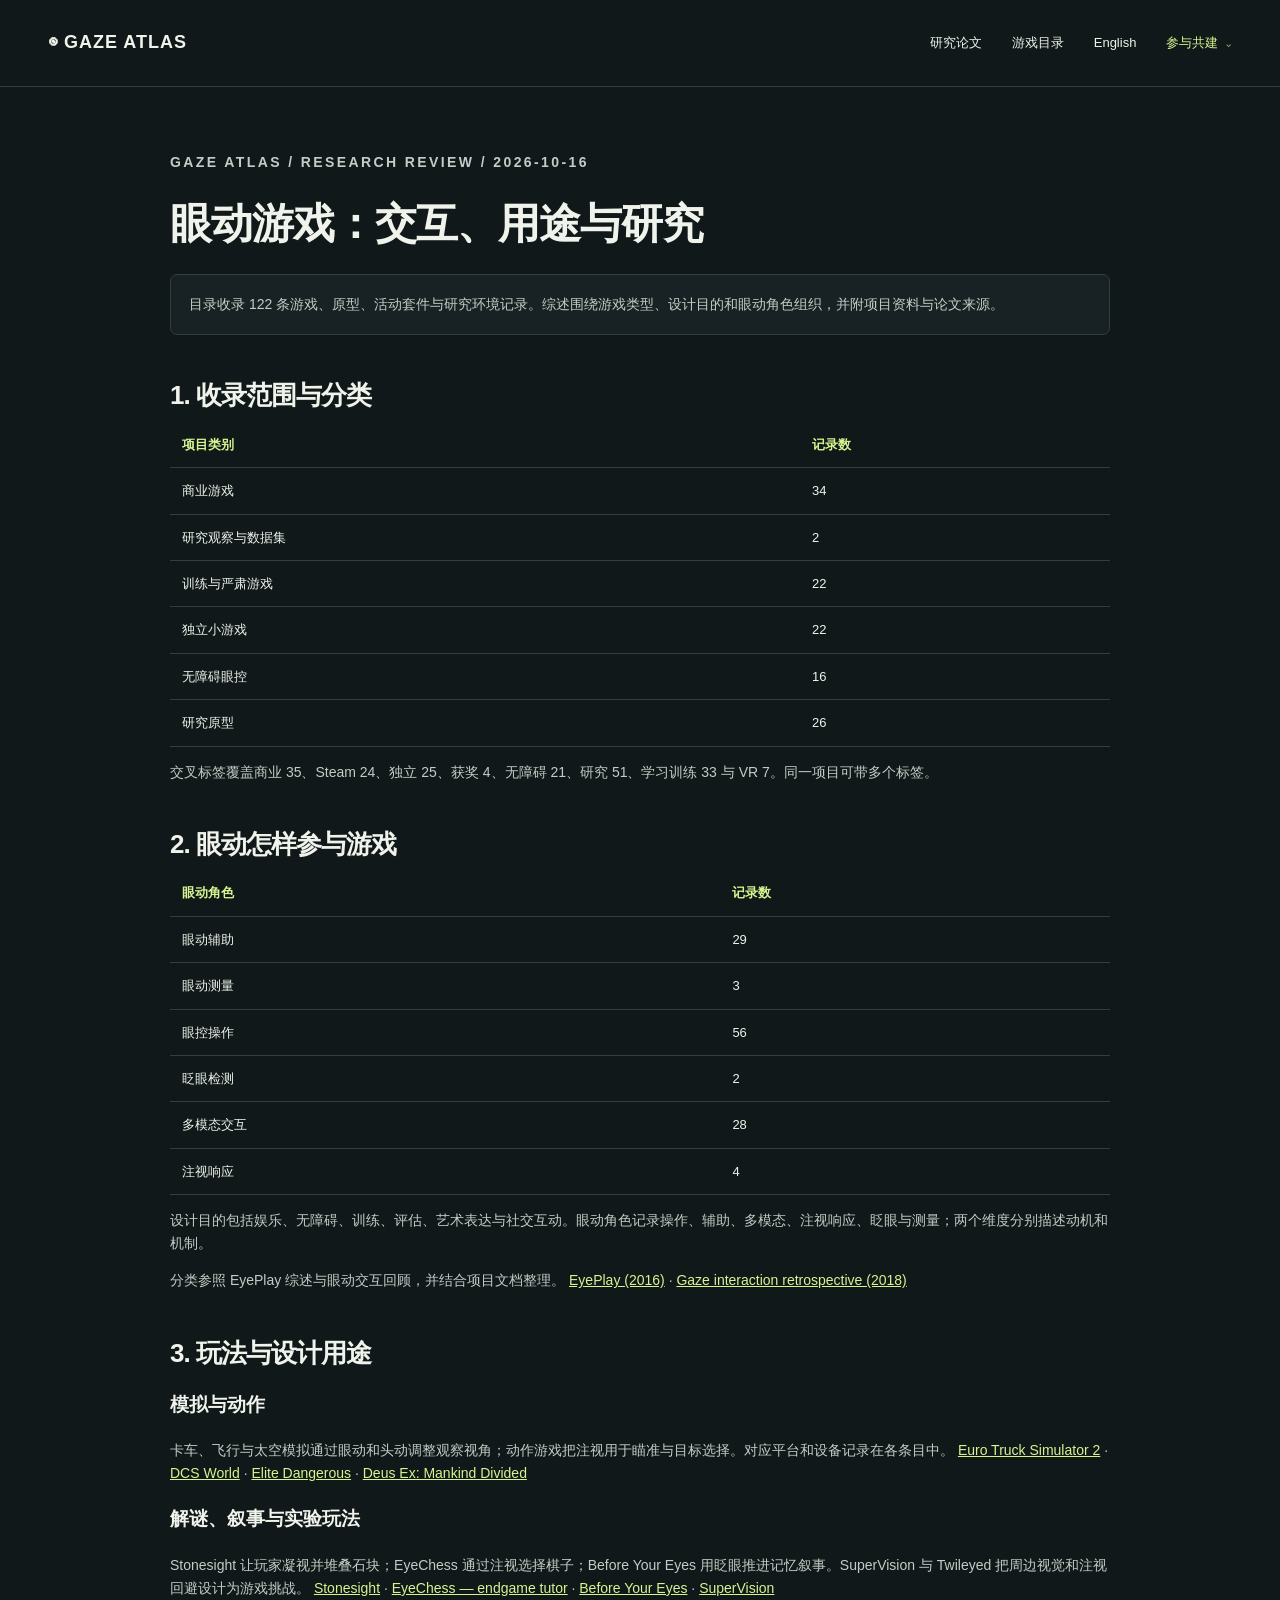
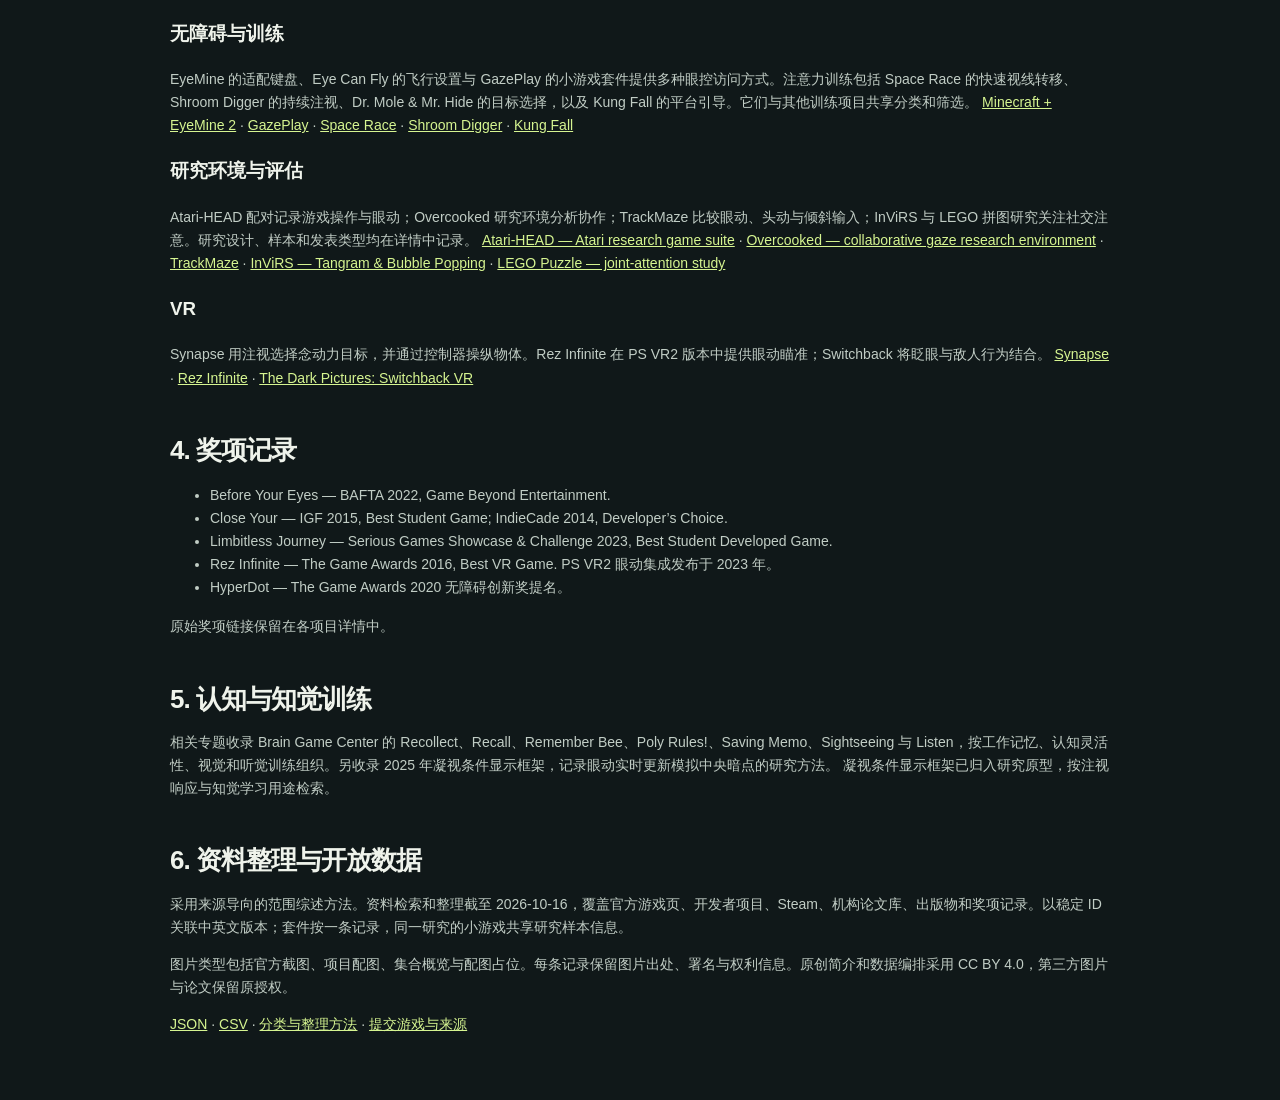
<file: review.html>
<!doctype html><html lang="zh-CN"><head><meta charset="utf-8"><meta name="viewport" content="width=device-width,initial-scale=1"><title>眼动游戏：交互、用途与研究 · Gaze Atlas</title><link rel="stylesheet" href="style.css?v=20261016-source-images"><script src="community.js?v=20261016-source-images" defer></script></head><body><header><a class="brand" href="./">◉ GAZE ATLAS</a><nav><a href="research.html">研究论文</a><a href="./">游戏目录</a><a href="en/review.html">English</a><details class="community-menu"><summary>参与共建 <span aria-hidden="true">⌄</span></summary><div class="community-dropdown"><a href="research.html#contribute-paper">提交论文</a><a href="contribute.html#submit">提交游戏</a><a href="contribute.html#forms">双语表单</a><a href="contribute.html#guide">贡献指南</a><a href="contribute.html#checks">自动检查</a><a href="contributors.html">贡献者致谢</a></div></details></nav></header><main class="review-page"><p class="eyebrow">GAZE ATLAS / RESEARCH REVIEW / 2026-10-16</p><h1>眼动游戏：交互、用途与研究</h1><p class="note">目录收录 122 条游戏、原型、活动套件与研究环境记录。综述围绕游戏类型、设计目的和眼动角色组织，并附项目资料与论文来源。</p>
 <h2>1. 收录范围与分类</h2><div class="table-scroll"><table><thead><tr><th>项目类别</th><th>记录数</th></tr></thead><tbody><tr><td>商业游戏</td><td>34</td></tr><tr><td>研究观察与数据集</td><td>2</td></tr><tr><td>训练与严肃游戏</td><td>22</td></tr><tr><td>独立小游戏</td><td>22</td></tr><tr><td>无障碍眼控</td><td>16</td></tr><tr><td>研究原型</td><td>26</td></tr></tbody></table></div><p>交叉标签覆盖商业 35、Steam 24、独立 25、获奖 4、无障碍 21、研究 51、学习训练 33 与 VR 7。同一项目可带多个标签。</p>
 <h2>2. 眼动怎样参与游戏</h2><div class="table-scroll"><table><thead><tr><th>眼动角色</th><th>记录数</th></tr></thead><tbody><tr><td>眼动辅助</td><td>29</td></tr><tr><td>眼动测量</td><td>3</td></tr><tr><td>眼控操作</td><td>56</td></tr><tr><td>眨眼检测</td><td>2</td></tr><tr><td>多模态交互</td><td>28</td></tr><tr><td>注视响应</td><td>4</td></tr></tbody></table></div><p>设计目的包括娱乐、无障碍、训练、评估、艺术表达与社交互动。眼动角色记录操作、辅助、多模态、注视响应、眨眼与测量；两个维度分别描述动机和机制。</p><p>分类参照 EyePlay 综述与眼动交互回顾，并结合项目文档整理。 <a href="https://doi.org/10.1145/2967934.2968084">EyePlay (2016)</a> · <a href="https://doi.org/10.1016/j.cag.2018.04.002">Gaze interaction retrospective (2018)</a></p>
 <h2>3. 玩法与设计用途</h2>
 <h3>模拟与动作</h3><p>卡车、飞行与太空模拟通过眼动和头动调整观察视角；动作游戏把注视用于瞄准与目标选择。对应平台和设备记录在各条目中。 <a href="https://gaming.tobii.com/games/euro-truck-simulator-2/" target="_blank" rel="noopener noreferrer">Euro Truck Simulator 2</a> · <a href="https://gaming.tobii.com/games/dcs-world/" target="_blank" rel="noopener noreferrer">DCS World</a> · <a href="https://gaming.tobii.com/games/elite-dangerous/" target="_blank" rel="noopener noreferrer">Elite Dangerous</a> · <a href="https://gaming.tobii.com/games/deus-ex-mankind-divided/" target="_blank" rel="noopener noreferrer">Deus Ex: Mankind Divided</a></p>
 <h3>解谜、叙事与实验玩法</h3><p>Stonesight 让玩家凝视并堆叠石块；EyeChess 通过注视选择棋子；Before Your Eyes 用眨眼推进记忆叙事。SuperVision 与 Twileyed 把周边视觉和注视回避设计为游戏挑战。 <a href="https://lionieloewenherz.itch.io/stonesight-find-your-balance" target="_blank" rel="noopener noreferrer">Stonesight</a> · <a href="https://homepages.tuni.fi/oleg.spakov/publications/Spakov_ECEM_05.pdf" target="_blank" rel="noopener noreferrer">EyeChess — endgame tutor</a> · <a href="https://store.steampowered.com/app/1082430/Before_Your_Eyes/" target="_blank" rel="noopener noreferrer">Before Your Eyes</a> · <a href="https://eprints.lancs.ac.uk/id/eprint/133629/1/SuperVision_CHI_CameraReady.pdf" target="_blank" rel="noopener noreferrer">SuperVision</a></p>
 <h3>无障碍与训练</h3><p>EyeMine 的适配键盘、Eye Can Fly 的飞行设置与 GazePlay 的小游戏套件提供多种眼控访问方式。注意力训练包括 Space Race 的快速视线转移、Shroom Digger 的持续注视、Dr. Mole & Mr. Hide 的目标选择，以及 Kung Fall 的平台引导。它们与其他训练项目共享分类和筛选。 <a href="https://www.specialeffect.org.uk/how-we-can-help/eyemine" target="_blank" rel="noopener noreferrer">Minecraft + EyeMine 2</a> · <a href="https://gazeplay.github.io/GazePlay/" target="_blank" rel="noopener noreferrer">GazePlay</a> · <a href="https://pmc.ncbi.nlm.nih.gov/articles/PMC5897171/" target="_blank" rel="noopener noreferrer">Space Race</a> · <a href="https://pmc.ncbi.nlm.nih.gov/articles/PMC5897171/" target="_blank" rel="noopener noreferrer">Shroom Digger</a> · <a href="https://pong-center.ucsd.edu/eye-tracking-games/" target="_blank" rel="noopener noreferrer">Kung Fall</a></p>
 <h3>研究环境与评估</h3><p>Atari-HEAD 配对记录游戏操作与眼动；Overcooked 研究环境分析协作；TrackMaze 比较眼动、头动与倾斜输入；InViRS 与 LEGO 拼图研究关注社交注意。研究设计、样本和发表类型均在详情中记录。 <a href="https://arxiv.org/abs/1903.06754" target="_blank" rel="noopener noreferrer">Atari-HEAD — Atari research game suite</a> · <a href="https://arxiv.org/abs/2407.03298" target="_blank" rel="noopener noreferrer">Overcooked — collaborative gaze research environment</a> · <a href="https://www.yorku.ca/mack/hcii2018b.pdf" target="_blank" rel="noopener noreferrer">TrackMaze</a> · <a href="https://doi.org/10.1109/TNSRE.2021.3108351" target="_blank" rel="noopener noreferrer">InViRS — Tangram &amp; Bubble Popping</a> · <a href="https://www.mdpi.com/2076-328X/14/10/871" target="_blank" rel="noopener noreferrer">LEGO Puzzle — joint-attention study</a></p>
 <h3>VR</h3><p>Synapse 用注视选择念动力目标，并通过控制器操纵物体。Rez Infinite 在 PS VR2 版本中提供眼动瞄准；Switchback 将眨眼与敌人行为结合。 <a href="https://www.playstation.com/en-us/games/synapse/" target="_blank" rel="noopener noreferrer">Synapse</a> · <a href="https://www.playstation.com/en-us/games/rez-infinite/" target="_blank" rel="noopener noreferrer">Rez Infinite</a> · <a href="https://blog.playstation.com/2023/02/15/from-rush-of-blood-to-switchback-vr-supermassive-games-discusses-leveling-up-on-ps-vr2/" target="_blank" rel="noopener noreferrer">The Dark Pictures: Switchback VR</a></p>
 <h2>4. 奖项记录</h2><ul><li>Before Your Eyes — BAFTA 2022, Game Beyond Entertainment.</li><li>Close Your — IGF 2015, Best Student Game; IndieCade 2014, Developer’s Choice.</li><li>Limbitless Journey — Serious Games Showcase &amp; Challenge 2023, Best Student Developed Game.</li><li>Rez Infinite — The Game Awards 2016, Best VR Game. PS VR2 眼动集成发布于 2023 年。</li><li>HyperDot — The Game Awards 2020 无障碍创新奖提名。</li></ul><p>原始奖项链接保留在各项目详情中。</p>
 <h2>5. 认知与知觉训练</h2><p>相关专题收录 Brain Game Center 的 Recollect、Recall、Remember Bee、Poly Rules!、Saving Memo、Sightseeing 与 Listen，按工作记忆、认知灵活性、视觉和听觉训练组织。另收录 2025 年凝视条件显示框架，记录眼动实时更新模拟中央暗点的研究方法。 凝视条件显示框架已归入研究原型，按注视响应与知觉学习用途检索。 </p>
 <h2>6. 资料整理与开放数据</h2><p>采用来源导向的范围综述方法。资料检索和整理截至 2026-10-16，覆盖官方游戏页、开发者项目、Steam、机构论文库、出版物和奖项记录。以稳定 ID 关联中英文版本；套件按一条记录，同一研究的小游戏共享研究样本信息。</p><p>图片类型包括官方截图、项目配图、集合概览与配图占位。每条记录保留图片出处、署名与权利信息。原创简介和数据编排采用 CC BY 4.0，第三方图片与论文保留原授权。</p><p><a href="data/games.json?v=20261016-source-images">JSON</a> · <a href="data/games.csv?v=20261016-source-images">CSV</a> · <a href="data/review-method.json?v=20261016-source-images">分类与整理方法</a> · <a href="https://github.com/sharkburger/eyeTrackingGame_OpenDataBase/issues/new">提交游戏与来源</a></p></main></body></html>
</file>
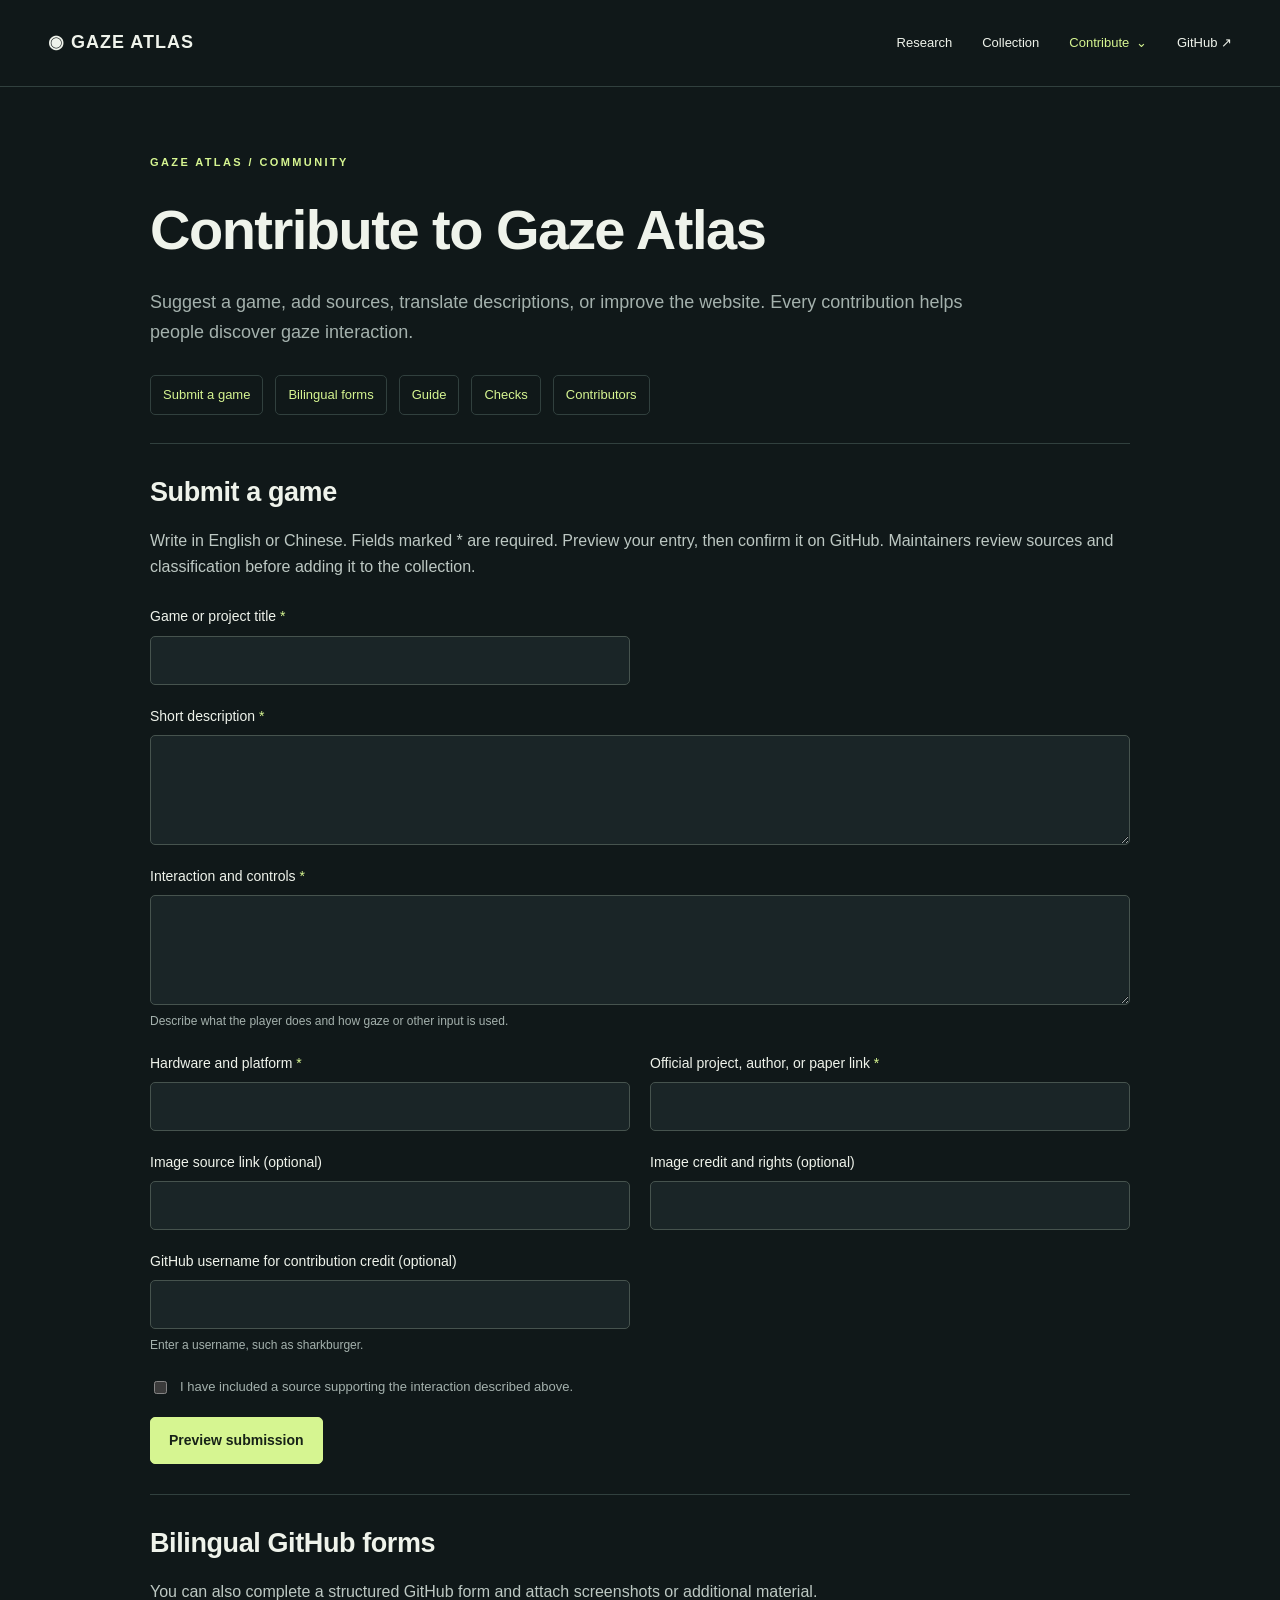
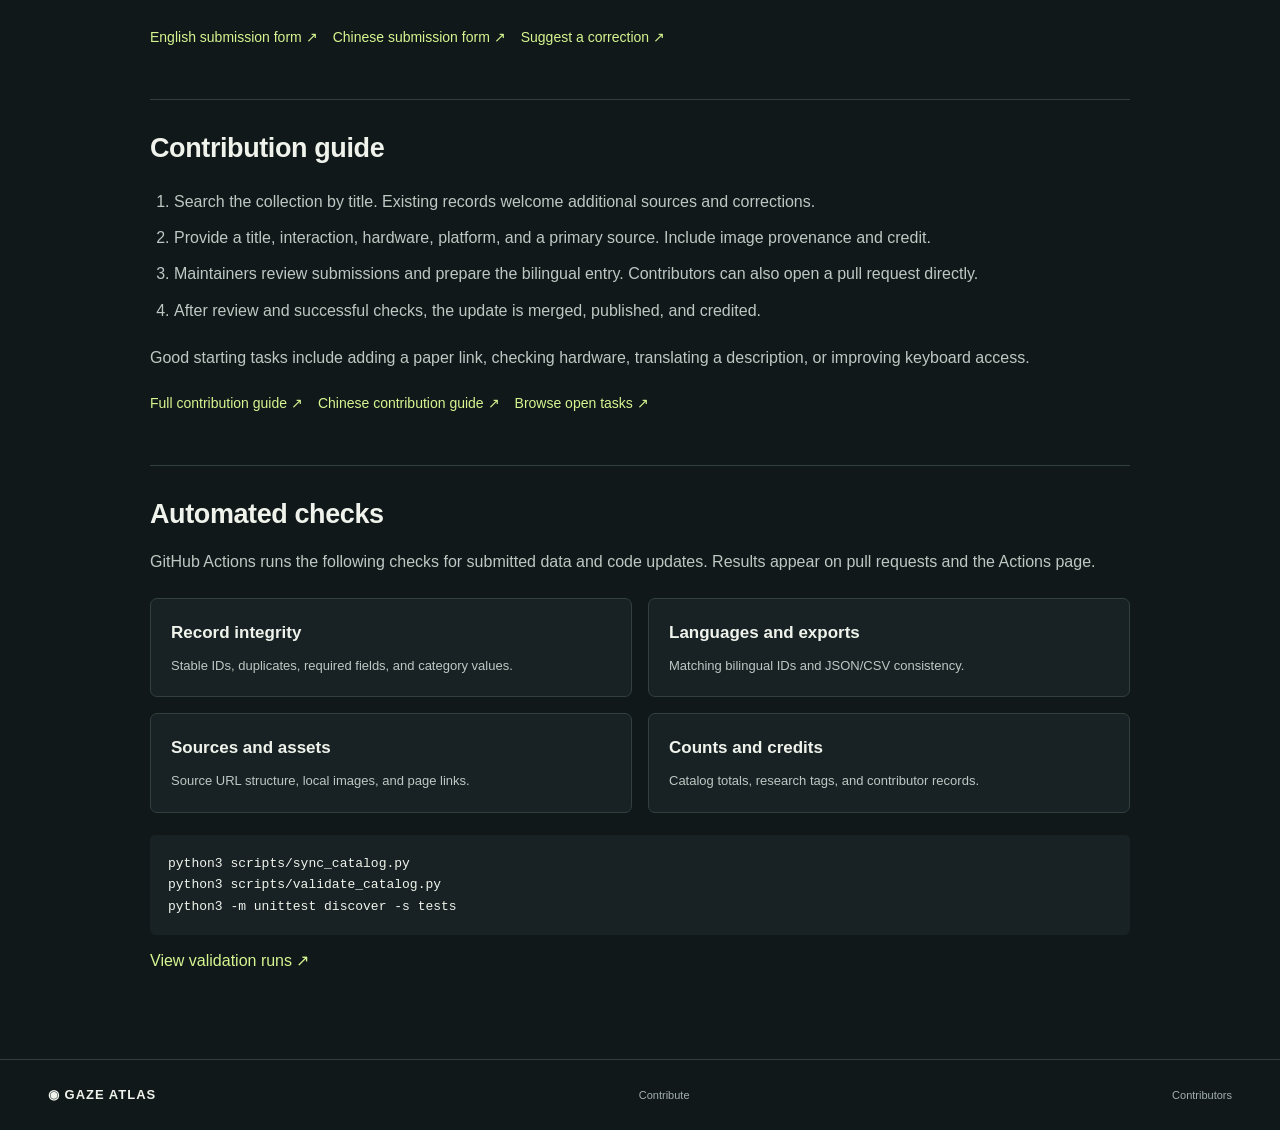
<file: en/contribute.html>
<!doctype html><html lang="en"><head><meta charset="utf-8"><meta name="viewport" content="width=device-width,initial-scale=1"><title>Contribute · Gaze Atlas</title><link rel="stylesheet" href="../style.css?v=20261016-source-images"><script src="../community.js?v=20261016-source-images" defer></script></head><body><header><a class="brand" href="./">◉ GAZE ATLAS</a><nav aria-label="Main navigation"><a href="research.html">Research</a><a href="./">Collection</a><details class="community-menu"><summary>Contribute <span aria-hidden="true">⌄</span></summary><div class="community-dropdown"><a href="research.html#contribute-paper">Submit a paper</a><a href="contribute.html#submit">Submit a game</a><a href="contribute.html#forms">Bilingual forms</a><a href="contribute.html#guide">Contribution guide</a><a href="contribute.html#checks">Automated checks</a><a href="contributors.html">Contributors</a></div></details><a href="https://github.com/sharkburger/eyeTrackingGame_OpenDataBase">GitHub ↗</a></nav></header><main class="community-page"><p class="eyebrow">GAZE ATLAS / COMMUNITY</p><h1>Contribute to Gaze Atlas</h1><p class="community-intro">Suggest a game, add sources, translate descriptions, or improve the website. Every contribution helps people discover gaze interaction.</p><nav class="community-tabs" aria-label="Contribution sections"><a href="#submit">Submit a game</a><a href="#forms">Bilingual forms</a><a href="#guide">Guide</a><a href="#checks">Checks</a><a href="contributors.html">Contributors</a></nav><section id="submit" class="community-section"><h2>Submit a game</h2><p>Write in English or Chinese. Fields marked * are required. Preview your entry, then confirm it on GitHub. Maintainers review sources and classification before adding it to the collection.</p><form id="game-submission" class="submission-form"><div class="field"><label for="game-title">Game or project title <span aria-hidden="true">*</span></label><input id="game-title" name="game-title" type="text" maxlength="140" required></div><div class="field"><label for="description">Short description <span aria-hidden="true">*</span></label><textarea id="description" name="description" rows="4" maxlength="1000" required></textarea></div><div class="field"><label for="interaction">Interaction and controls <span aria-hidden="true">*</span></label><textarea id="interaction" name="interaction" rows="4" maxlength="700" required></textarea><small>Describe what the player does and how gaze or other input is used.</small></div><div class="field"><label for="hardware">Hardware and platform <span aria-hidden="true">*</span></label><input id="hardware" name="hardware" type="text" maxlength="300" required></div><div class="field"><label for="source-url">Official project, author, or paper link <span aria-hidden="true">*</span></label><input id="source-url" name="source-url" type="url" maxlength="700" required pattern="https?://.+"></div><div class="field"><label for="image-url">Image source link (optional)</label><input id="image-url" name="image-url" type="url" maxlength="700" pattern="https?://.+"></div><div class="field"><label for="image-credit">Image credit and rights (optional)</label><input id="image-credit" name="image-credit" type="text" maxlength="300"></div><div class="field"><label for="credit-handle">GitHub username for contribution credit (optional)</label><input id="credit-handle" name="credit-handle" type="text" maxlength="39" pattern="[A-Za-z0-9](?:[A-Za-z0-9-]{0,37}[A-Za-z0-9])?"><small>Enter a username, such as sharkburger.</small></div><label class="checkbox-field"><input type="checkbox" id="source-confirmation" required><span>I have included a source supporting the interaction described above.</span></label><button class="community-button" type="submit">Preview submission</button></form><section id="submission-preview" class="submission-preview" hidden tabindex="-1"><h3>Submission preview</h3><p>Next, review and publish this public contribution on GitHub.</p><pre id="submission-markdown"></pre><div class="community-actions"><button id="copy-submission" type="button">Copy submission</button><a id="github-submission" class="community-button" href="https://github.com/sharkburger/eyeTrackingGame_OpenDataBase/issues/new">Continue to GitHub</a></div><p id="submission-status" role="status" aria-live="polite"></p></section></section><section id="forms" class="community-section"><h2>Bilingual GitHub forms</h2><p>You can also complete a structured GitHub form and attach screenshots or additional material.</p><div class="community-actions"><a href="https://github.com/sharkburger/eyeTrackingGame_OpenDataBase/issues/new?template=new-game-en.yml">English submission form ↗</a><a href="https://github.com/sharkburger/eyeTrackingGame_OpenDataBase/issues/new?template=new-game-zh.yml">Chinese submission form ↗</a><a href="https://github.com/sharkburger/eyeTrackingGame_OpenDataBase/issues/new?template=correction.yml">Suggest a correction ↗</a></div></section><section id="guide" class="community-section"><h2>Contribution guide</h2><ol class="community-steps"><li>Search the collection by title. Existing records welcome additional sources and corrections.</li><li>Provide a title, interaction, hardware, platform, and a primary source. Include image provenance and credit.</li><li>Maintainers review submissions and prepare the bilingual entry. Contributors can also open a pull request directly.</li><li>After review and successful checks, the update is merged, published, and credited.</li></ol><p>Good starting tasks include adding a paper link, checking hardware, translating a description, or improving keyboard access.</p><div class="community-actions"><a href="https://github.com/sharkburger/eyeTrackingGame_OpenDataBase/blob/main/CONTRIBUTING.md">Full contribution guide ↗</a><a href="https://github.com/sharkburger/eyeTrackingGame_OpenDataBase/blob/main/CONTRIBUTING.zh-CN.md">Chinese contribution guide ↗</a><a href="https://github.com/sharkburger/eyeTrackingGame_OpenDataBase/issues?q=is%3Aissue+is%3Aopen">Browse open tasks ↗</a></div></section><section id="checks" class="community-section"><h2>Automated checks</h2><p>GitHub Actions runs the following checks for submitted data and code updates. Results appear on pull requests and the Actions page.</p><div class="check-grid"><article><h3>Record integrity</h3><p>Stable IDs, duplicates, required fields, and category values.</p></article><article><h3>Languages and exports</h3><p>Matching bilingual IDs and JSON/CSV consistency.</p></article><article><h3>Sources and assets</h3><p>Source URL structure, local images, and page links.</p></article><article><h3>Counts and credits</h3><p>Catalog totals, research tags, and contributor records.</p></article></div><pre class="command-block">python3 scripts/sync_catalog.py
python3 scripts/validate_catalog.py
python3 -m unittest discover -s tests</pre><a href="https://github.com/sharkburger/eyeTrackingGame_OpenDataBase/actions/workflows/validate-data.yml">View validation runs ↗</a></section></main><footer><a class="brand" href="./">◉ GAZE ATLAS</a><a href="contribute.html">Contribute</a><a href="contributors.html">Contributors</a></footer></body></html>
</file>
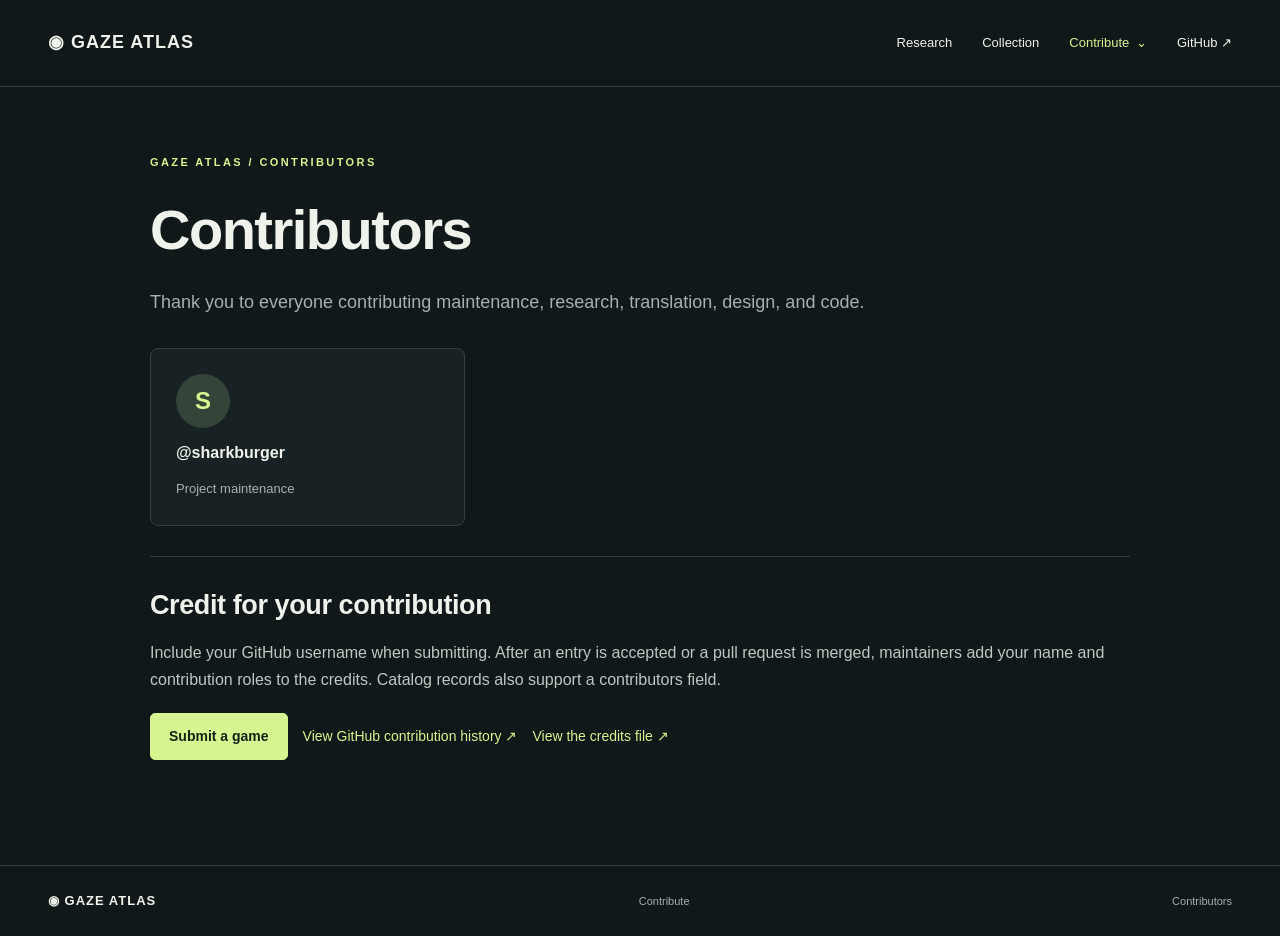
<file: en/contributors.html>
<!doctype html><html lang="en"><head><meta charset="utf-8"><meta name="viewport" content="width=device-width,initial-scale=1"><title>Contributors · Gaze Atlas</title><link rel="stylesheet" href="../style.css?v=20261016-source-images"><script src="../community.js?v=20261016-source-images" defer></script></head><body><header><a class="brand" href="./">◉ GAZE ATLAS</a><nav aria-label="Main navigation"><a href="research.html">Research</a><a href="./">Collection</a><details class="community-menu"><summary>Contribute <span aria-hidden="true">⌄</span></summary><div class="community-dropdown"><a href="research.html#contribute-paper">Submit a paper</a><a href="contribute.html#submit">Submit a game</a><a href="contribute.html#forms">Bilingual forms</a><a href="contribute.html#guide">Contribution guide</a><a href="contribute.html#checks">Automated checks</a><a href="contributors.html">Contributors</a></div></details><a href="https://github.com/sharkburger/eyeTrackingGame_OpenDataBase">GitHub ↗</a></nav></header><main class="community-page"><p class="eyebrow">GAZE ATLAS / CONTRIBUTORS</p><h1>Contributors</h1><p class="community-intro">Thank you to everyone contributing maintenance, research, translation, design, and code.</p><div id="contributors-grid" class="contributors-grid" aria-live="polite"><a class="contributor-card" href="https://github.com/sharkburger"><span class="contributor-initial">S</span><strong>@sharkburger</strong><span>Project maintenance</span></a></div><section class="community-section"><h2>Credit for your contribution</h2><p>Include your GitHub username when submitting. After an entry is accepted or a pull request is merged, maintainers add your name and contribution roles to the credits. Catalog records also support a contributors field.</p><div class="community-actions"><a class="community-button" href="contribute.html#submit">Submit a game</a><a href="https://github.com/sharkburger/eyeTrackingGame_OpenDataBase/graphs/contributors">View GitHub contribution history ↗</a><a href="https://github.com/sharkburger/eyeTrackingGame_OpenDataBase/blob/main/data/contributors.json">View the credits file ↗</a></div></section></main><footer><a class="brand" href="./">◉ GAZE ATLAS</a><a href="contribute.html">Contribute</a><a href="contributors.html">Contributors</a></footer></body></html>
</file>
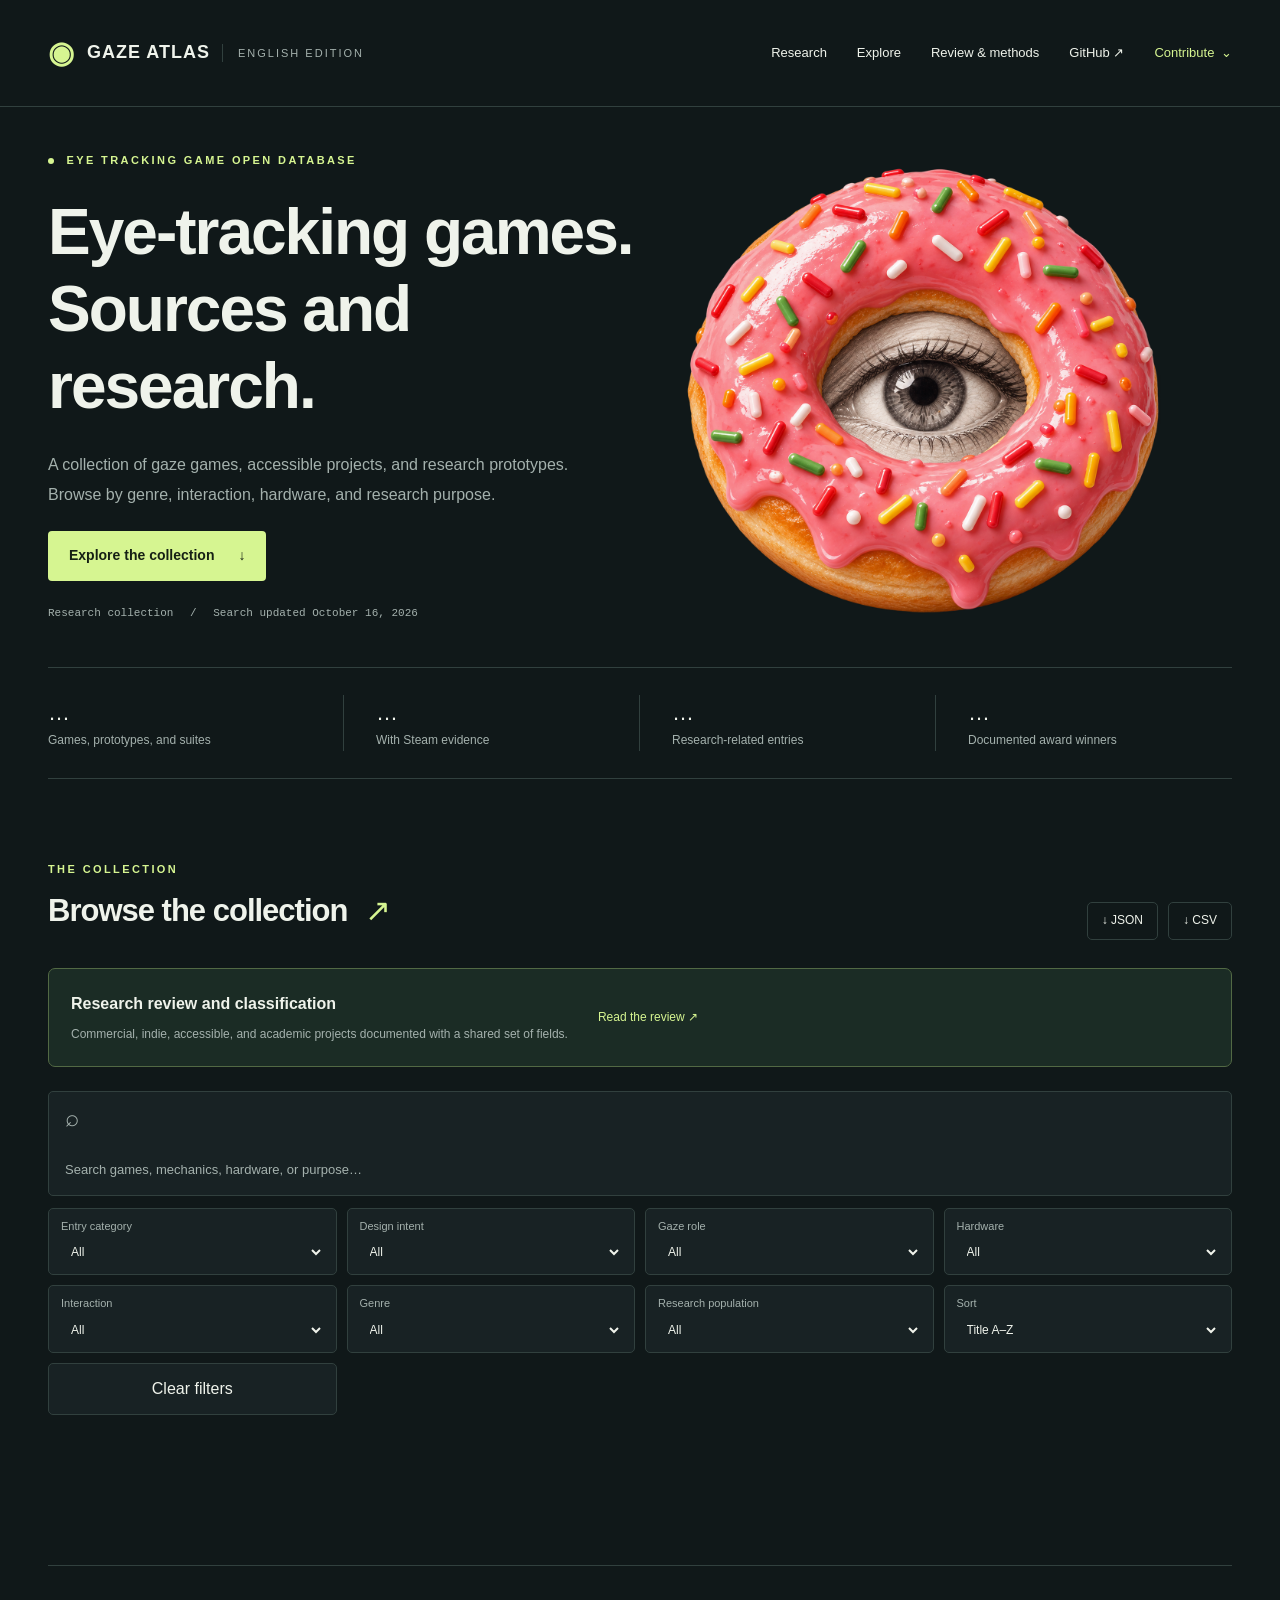
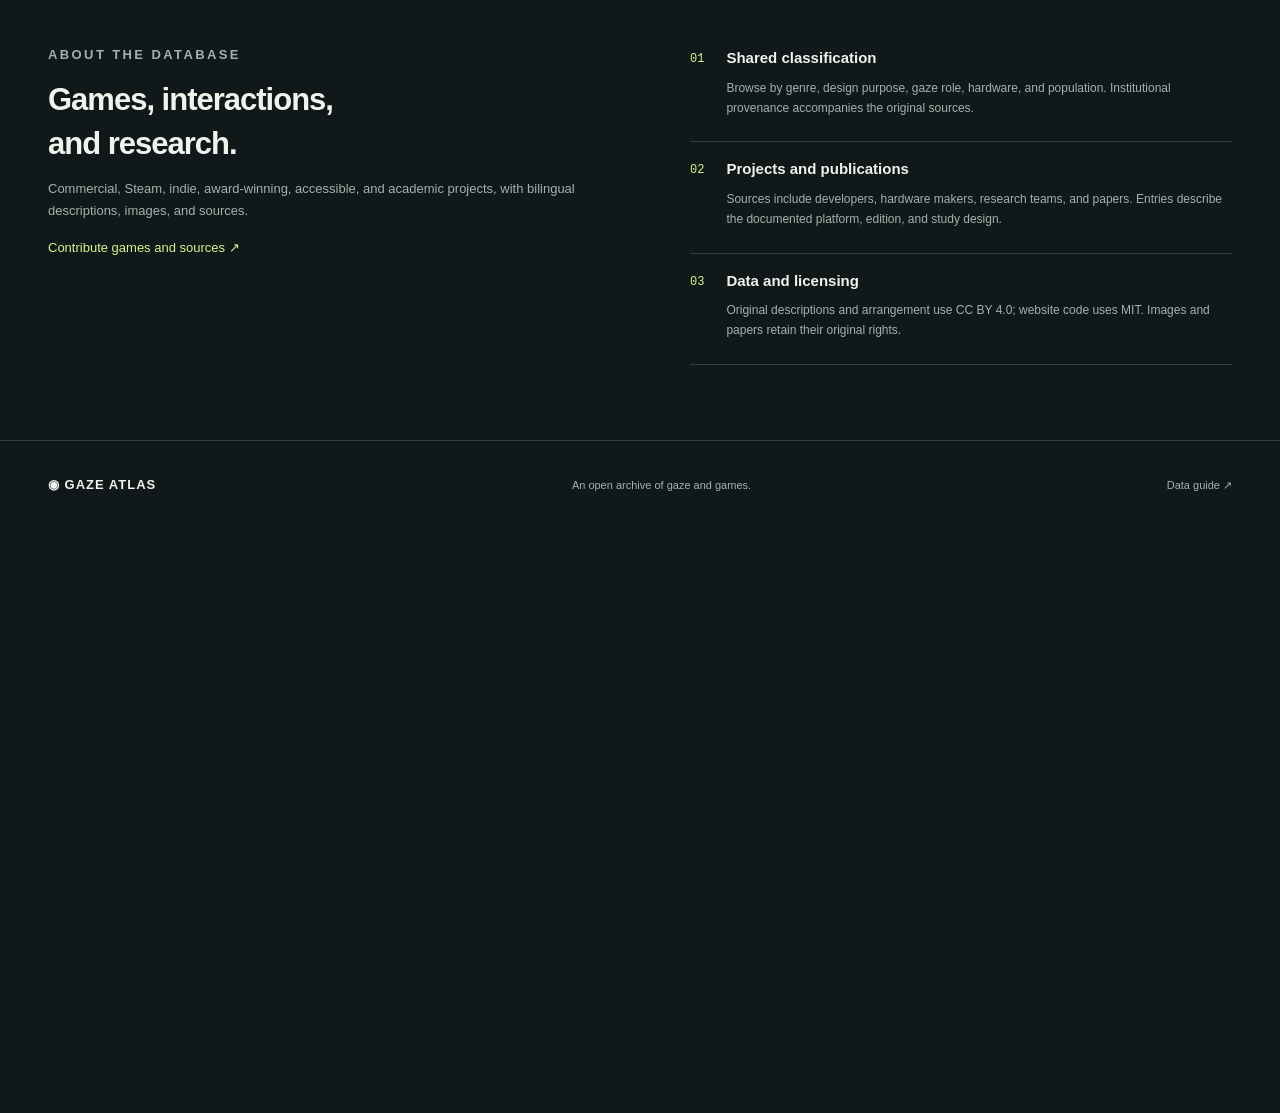
<file: en/related-training.html>
<!doctype html><html lang="en"><head><meta charset="utf-8"><meta http-equiv="refresh" content="0;url=./?entry=bgc-gaze-framework"><title>Gaze Atlas</title></head><body><a href="./?entry=bgc-gaze-framework">View the research framework in the collection</a></body></html>
</file>
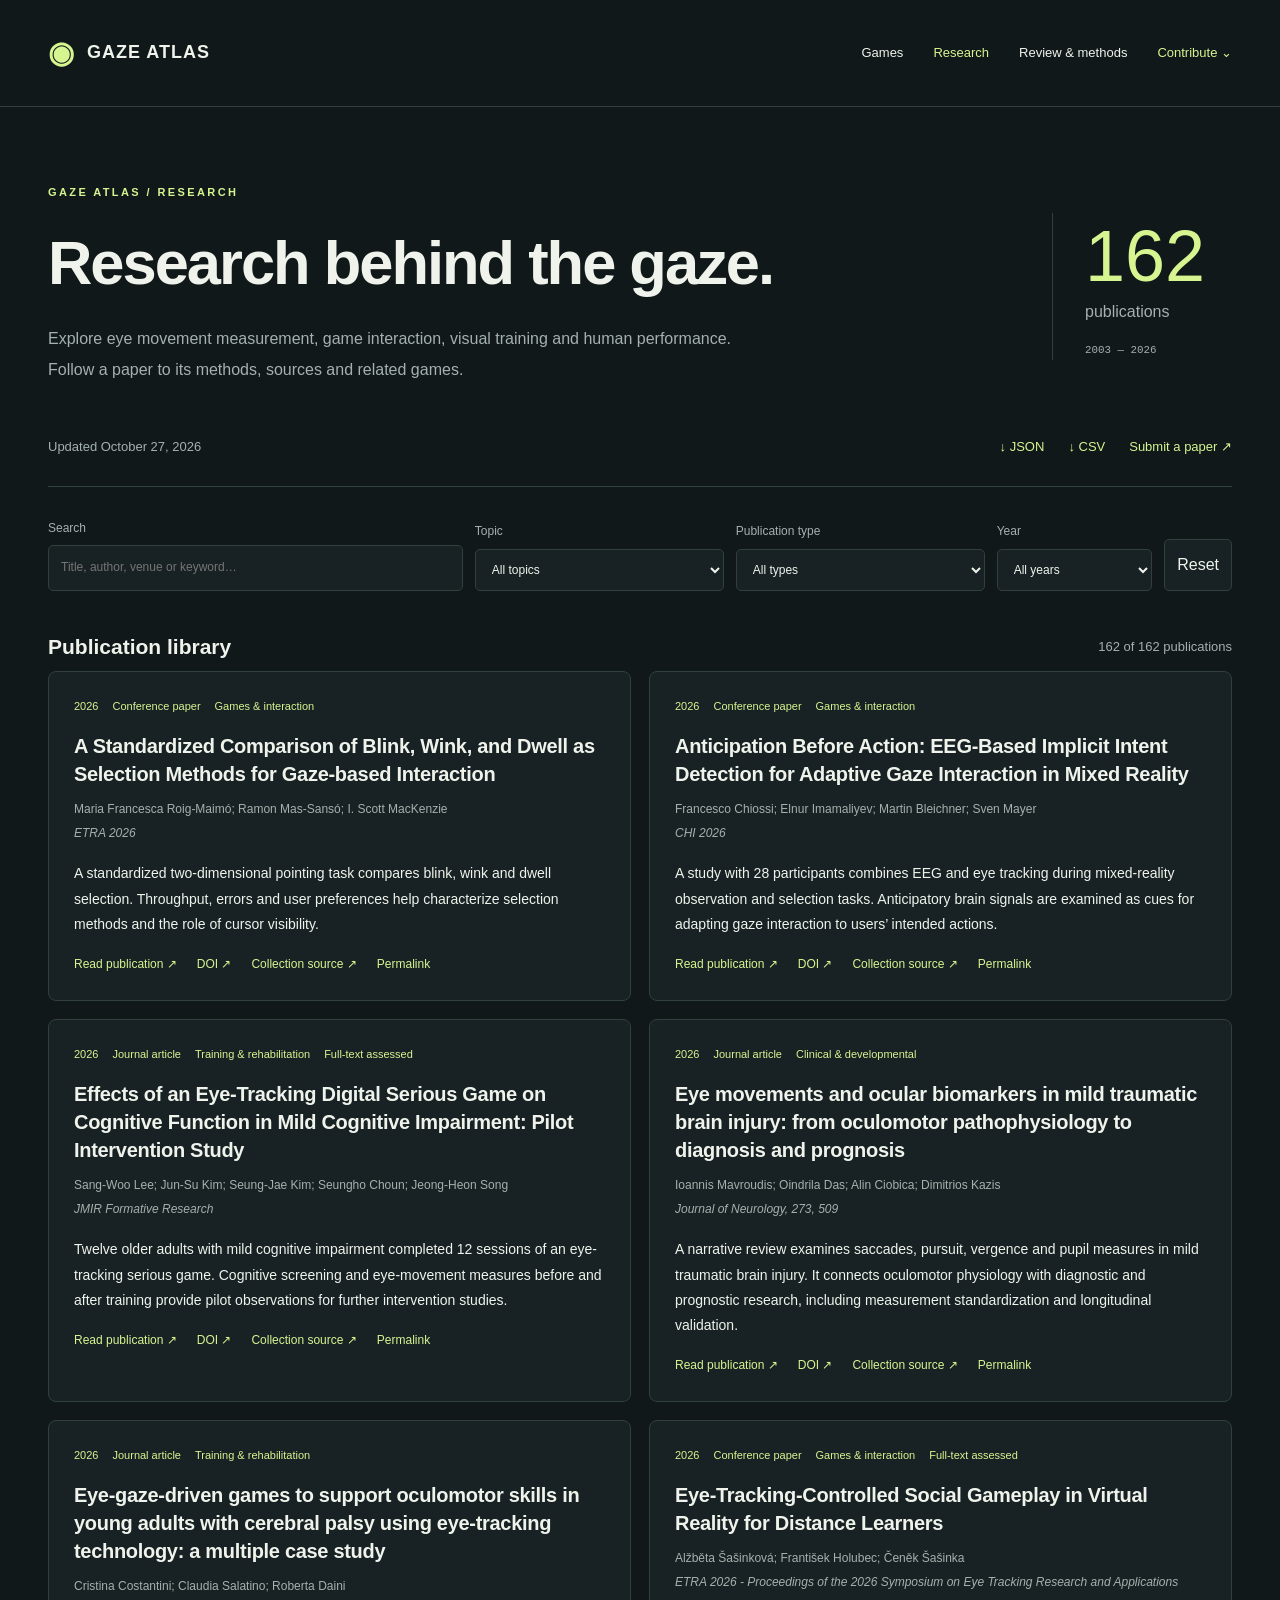
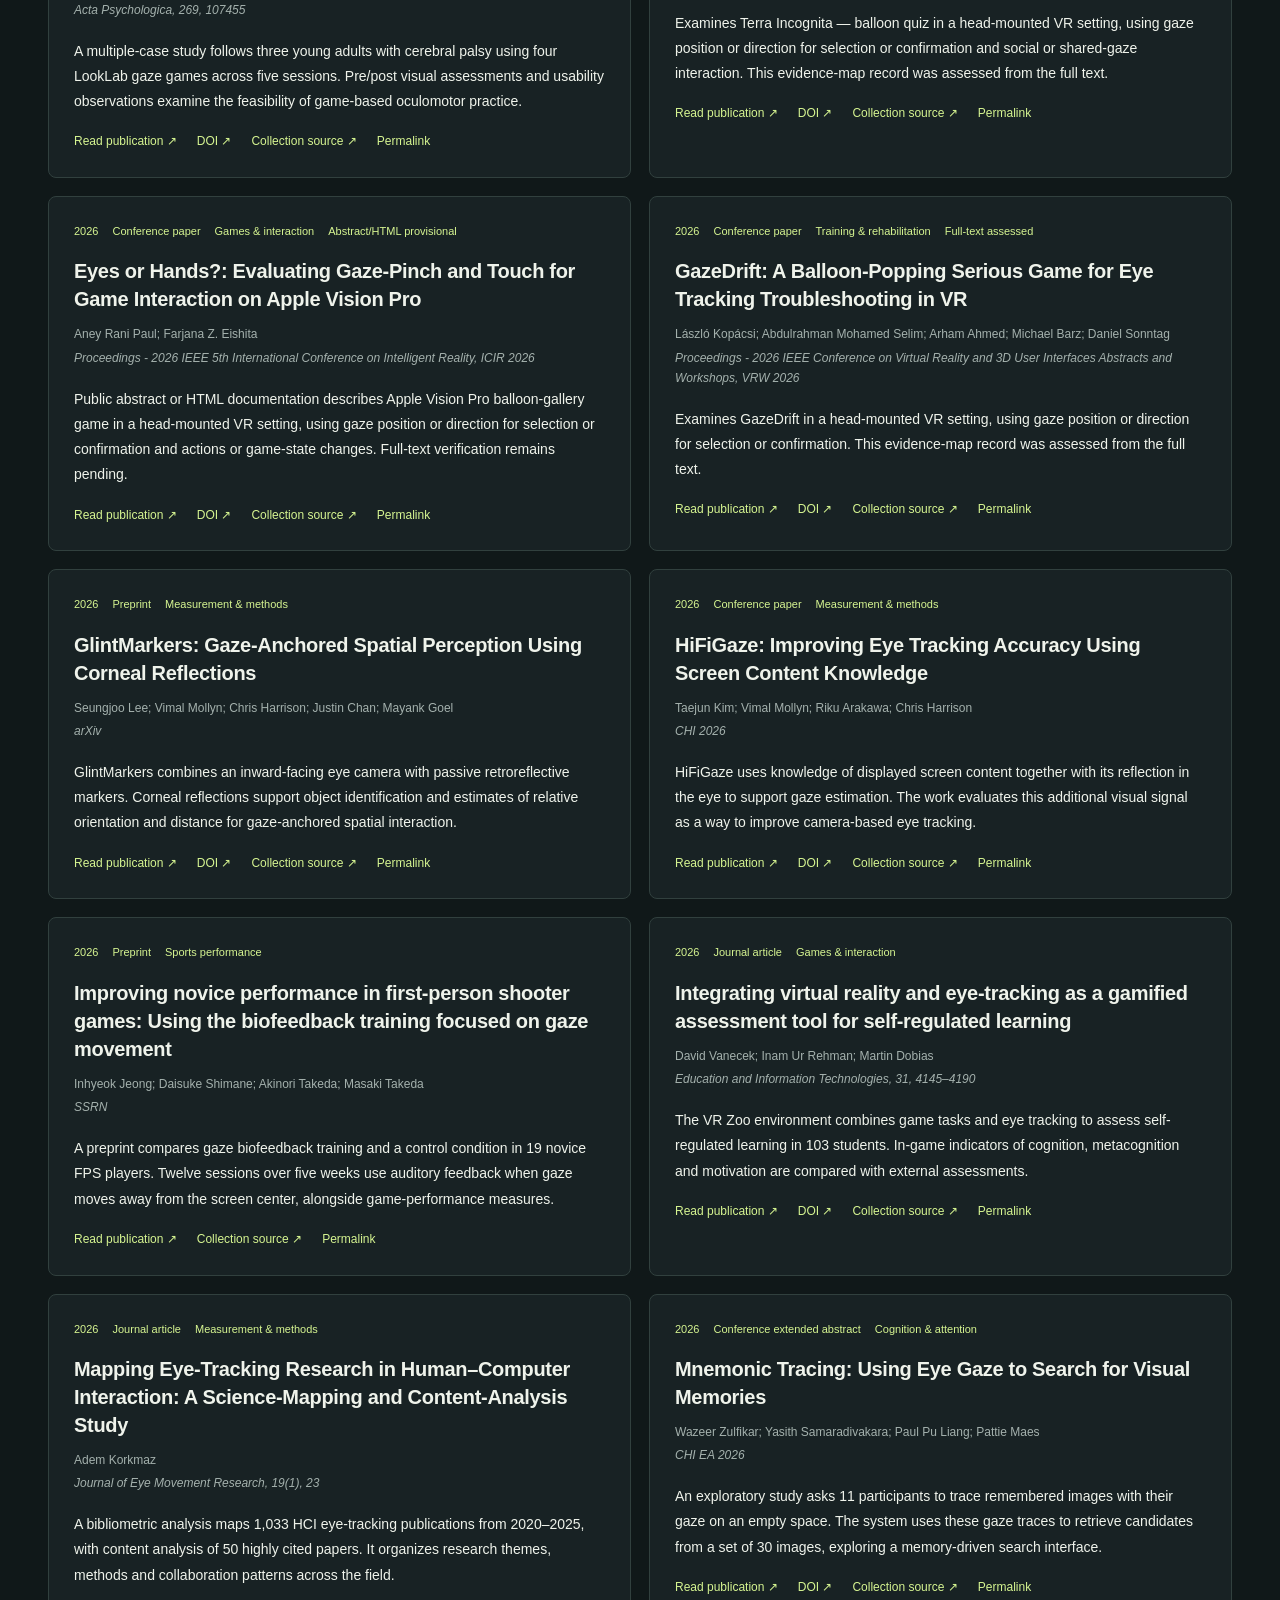
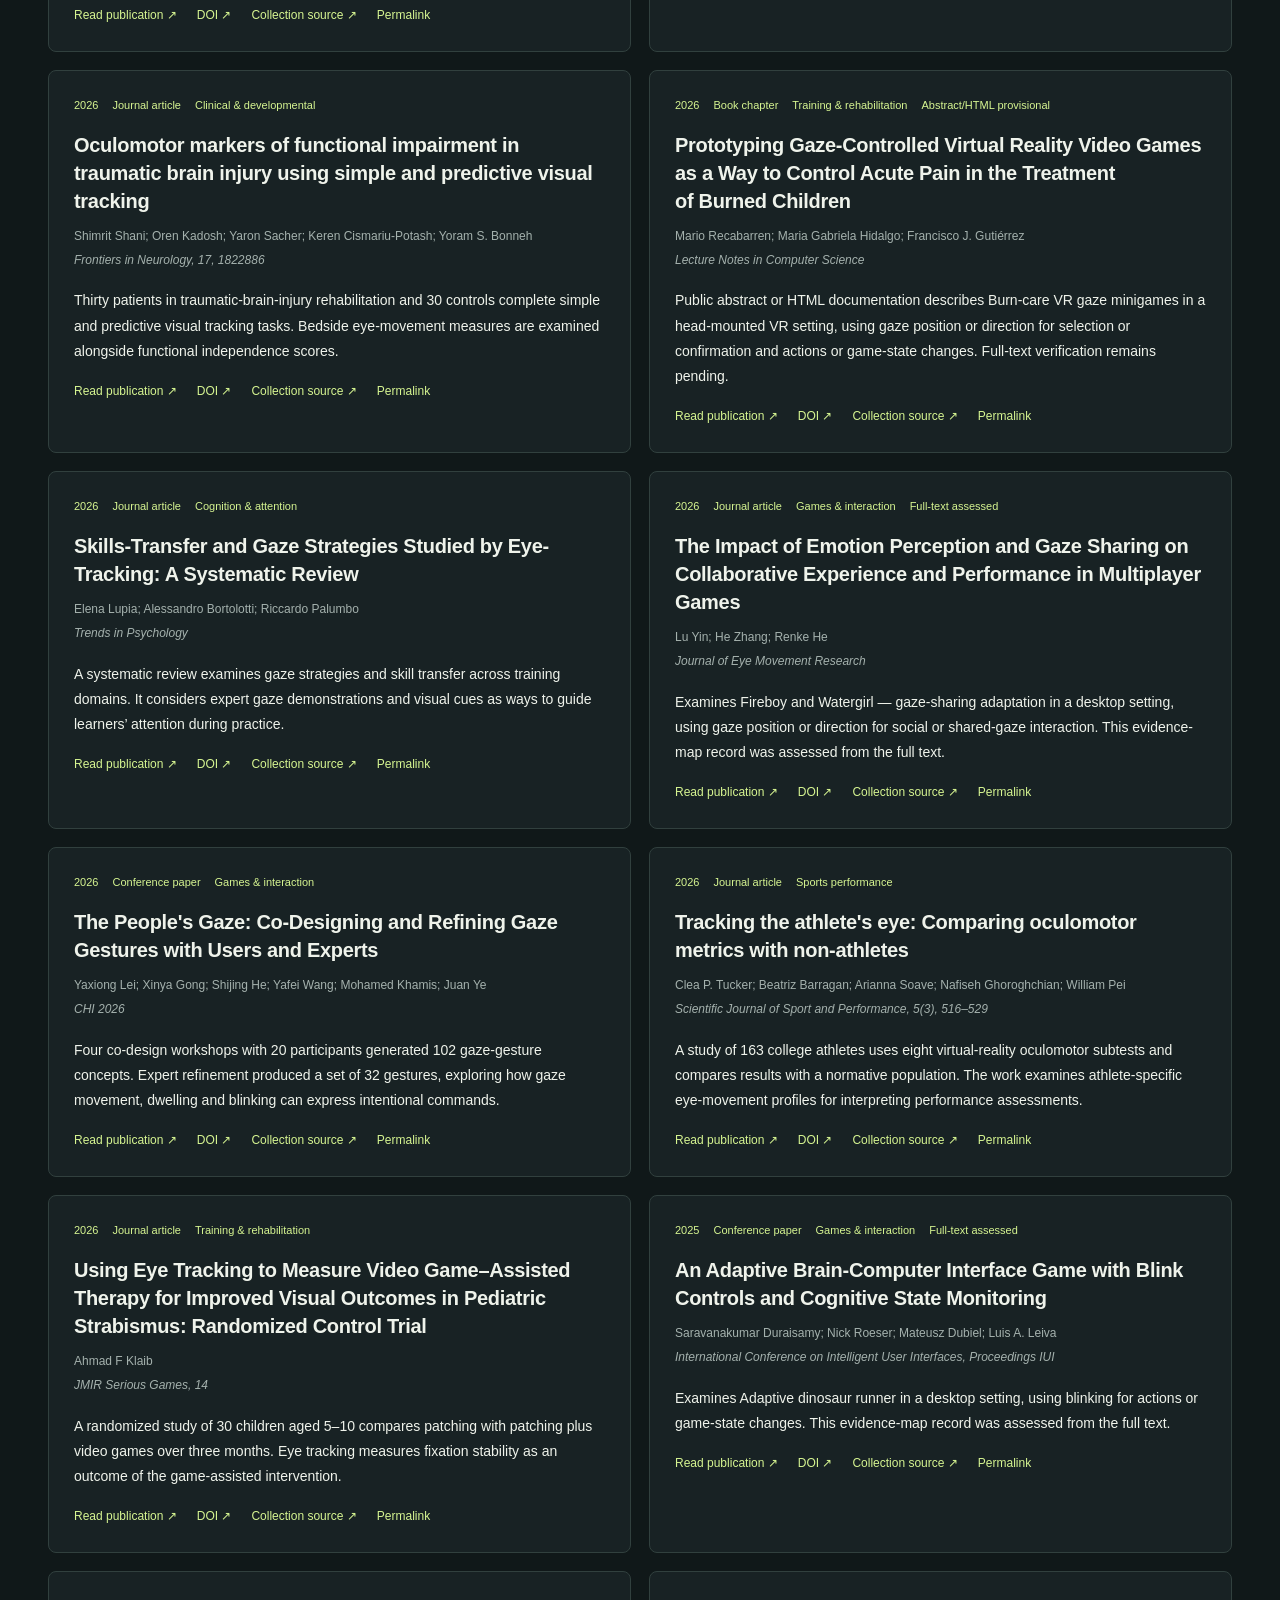
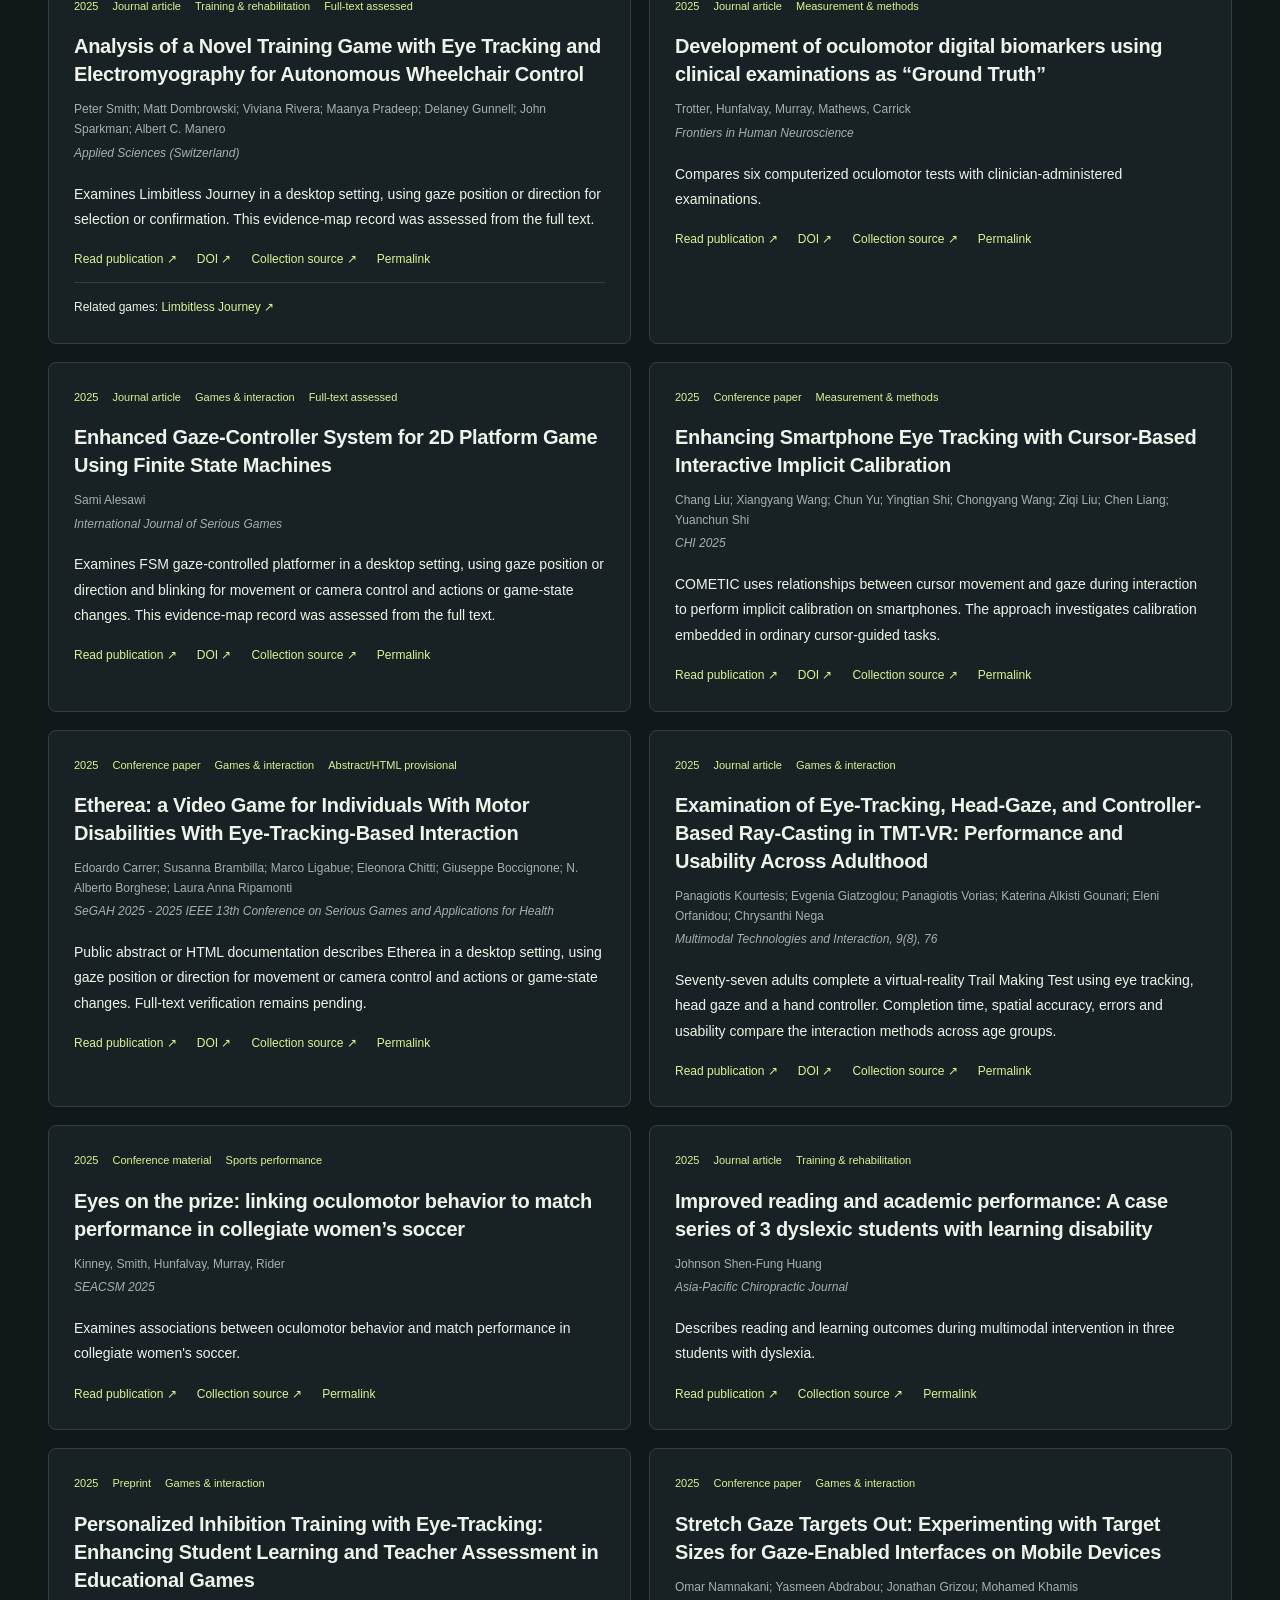
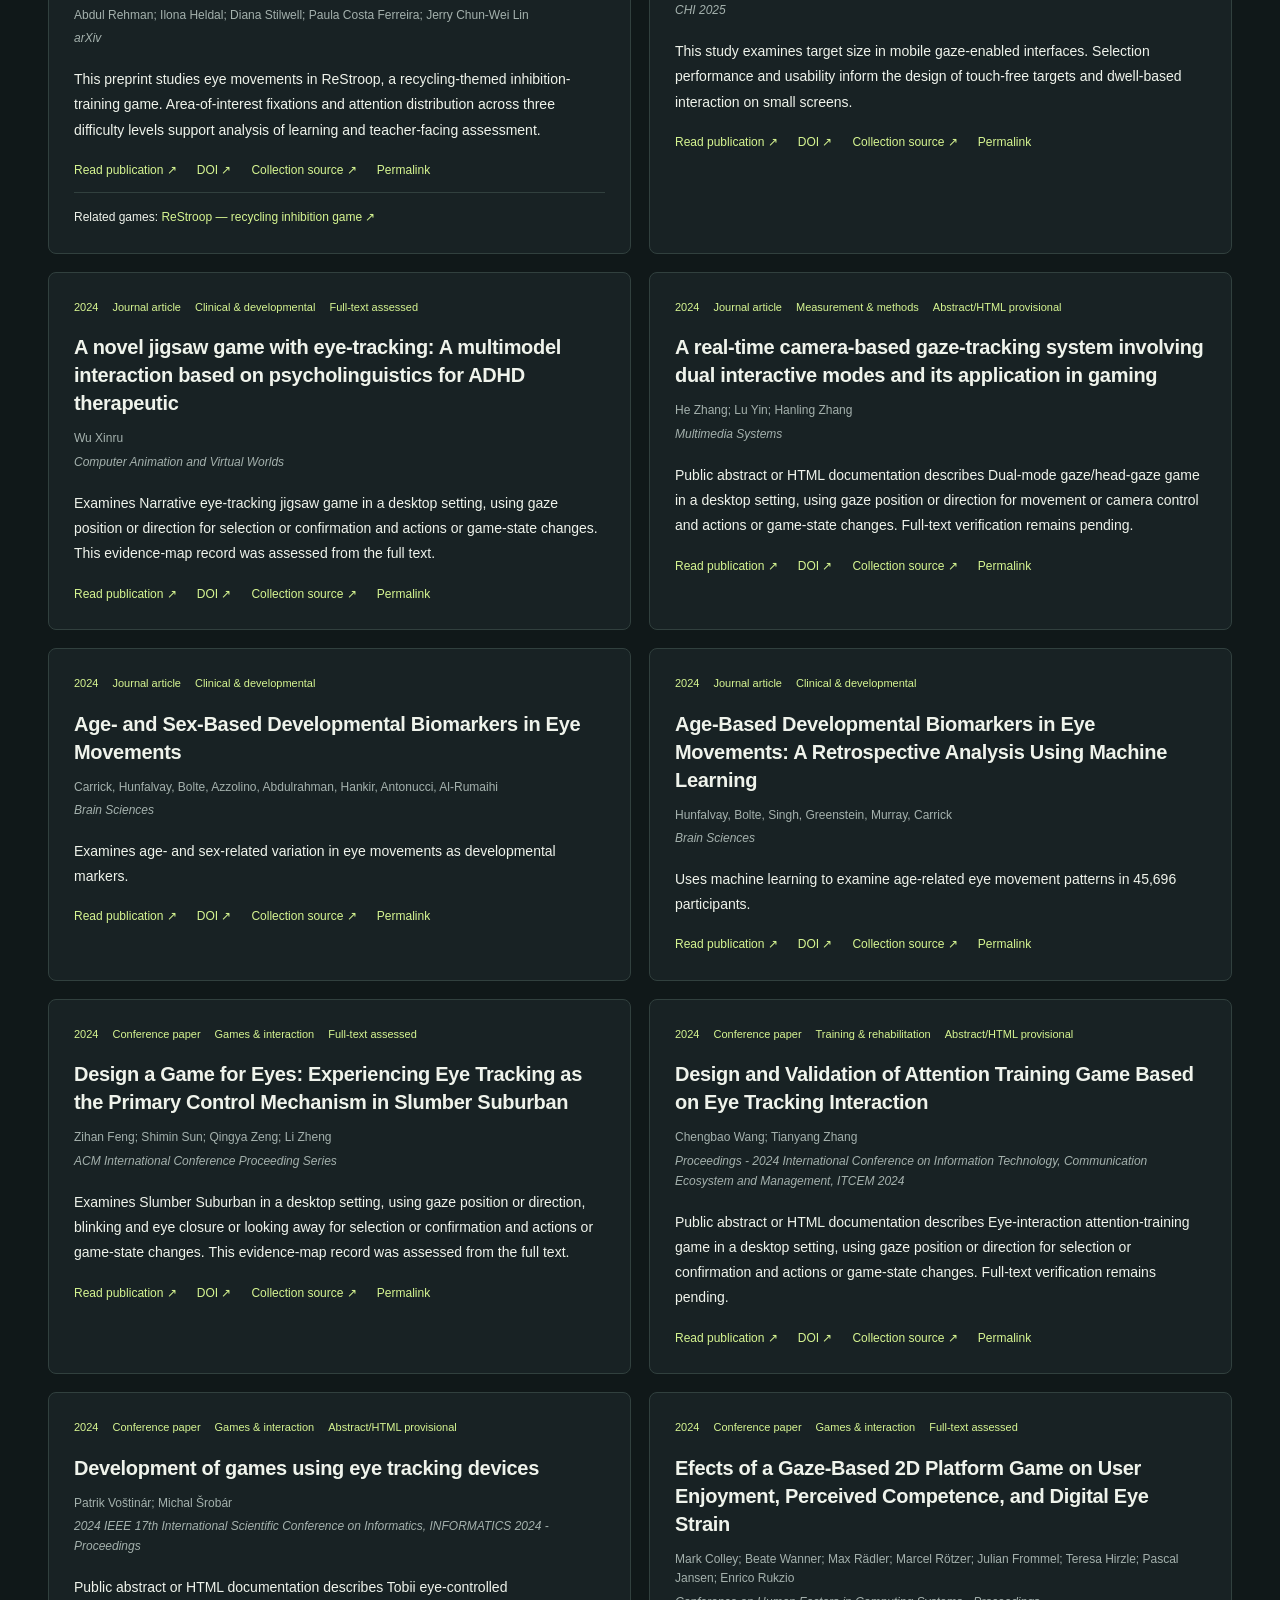
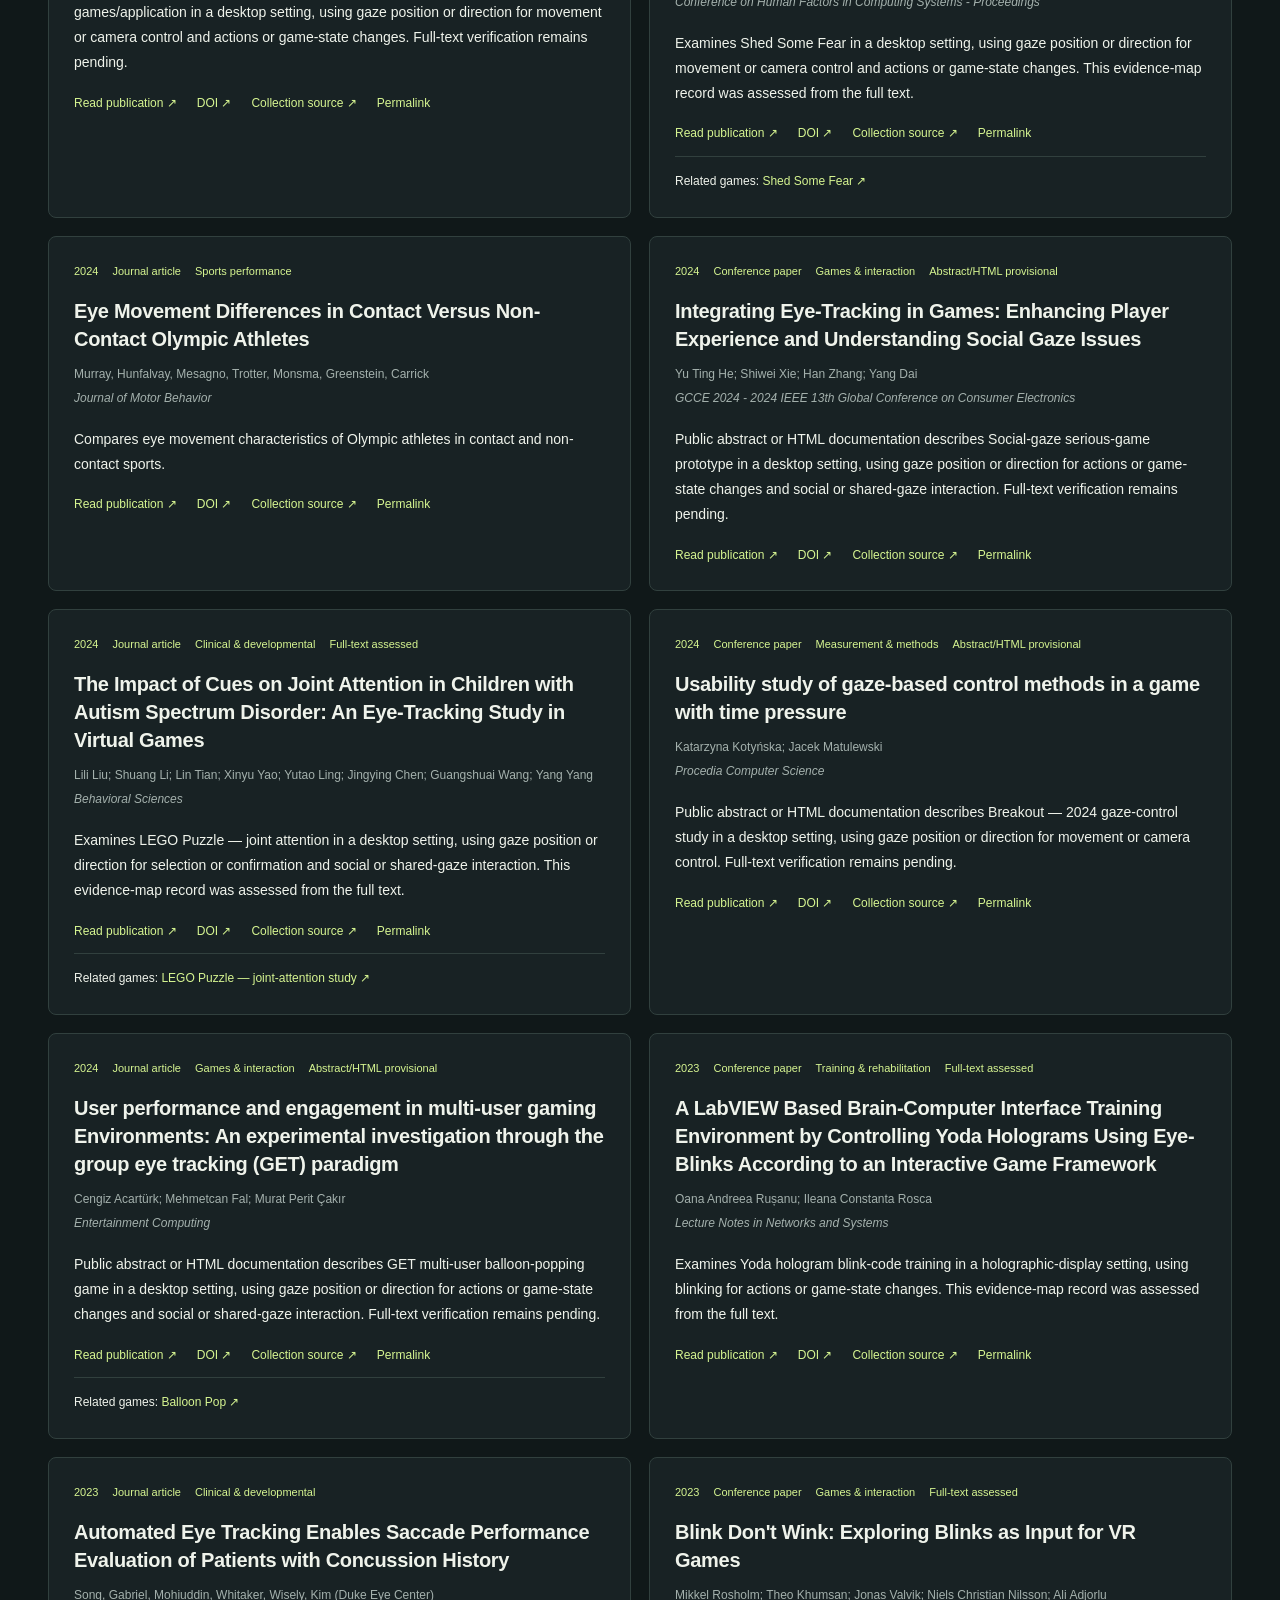
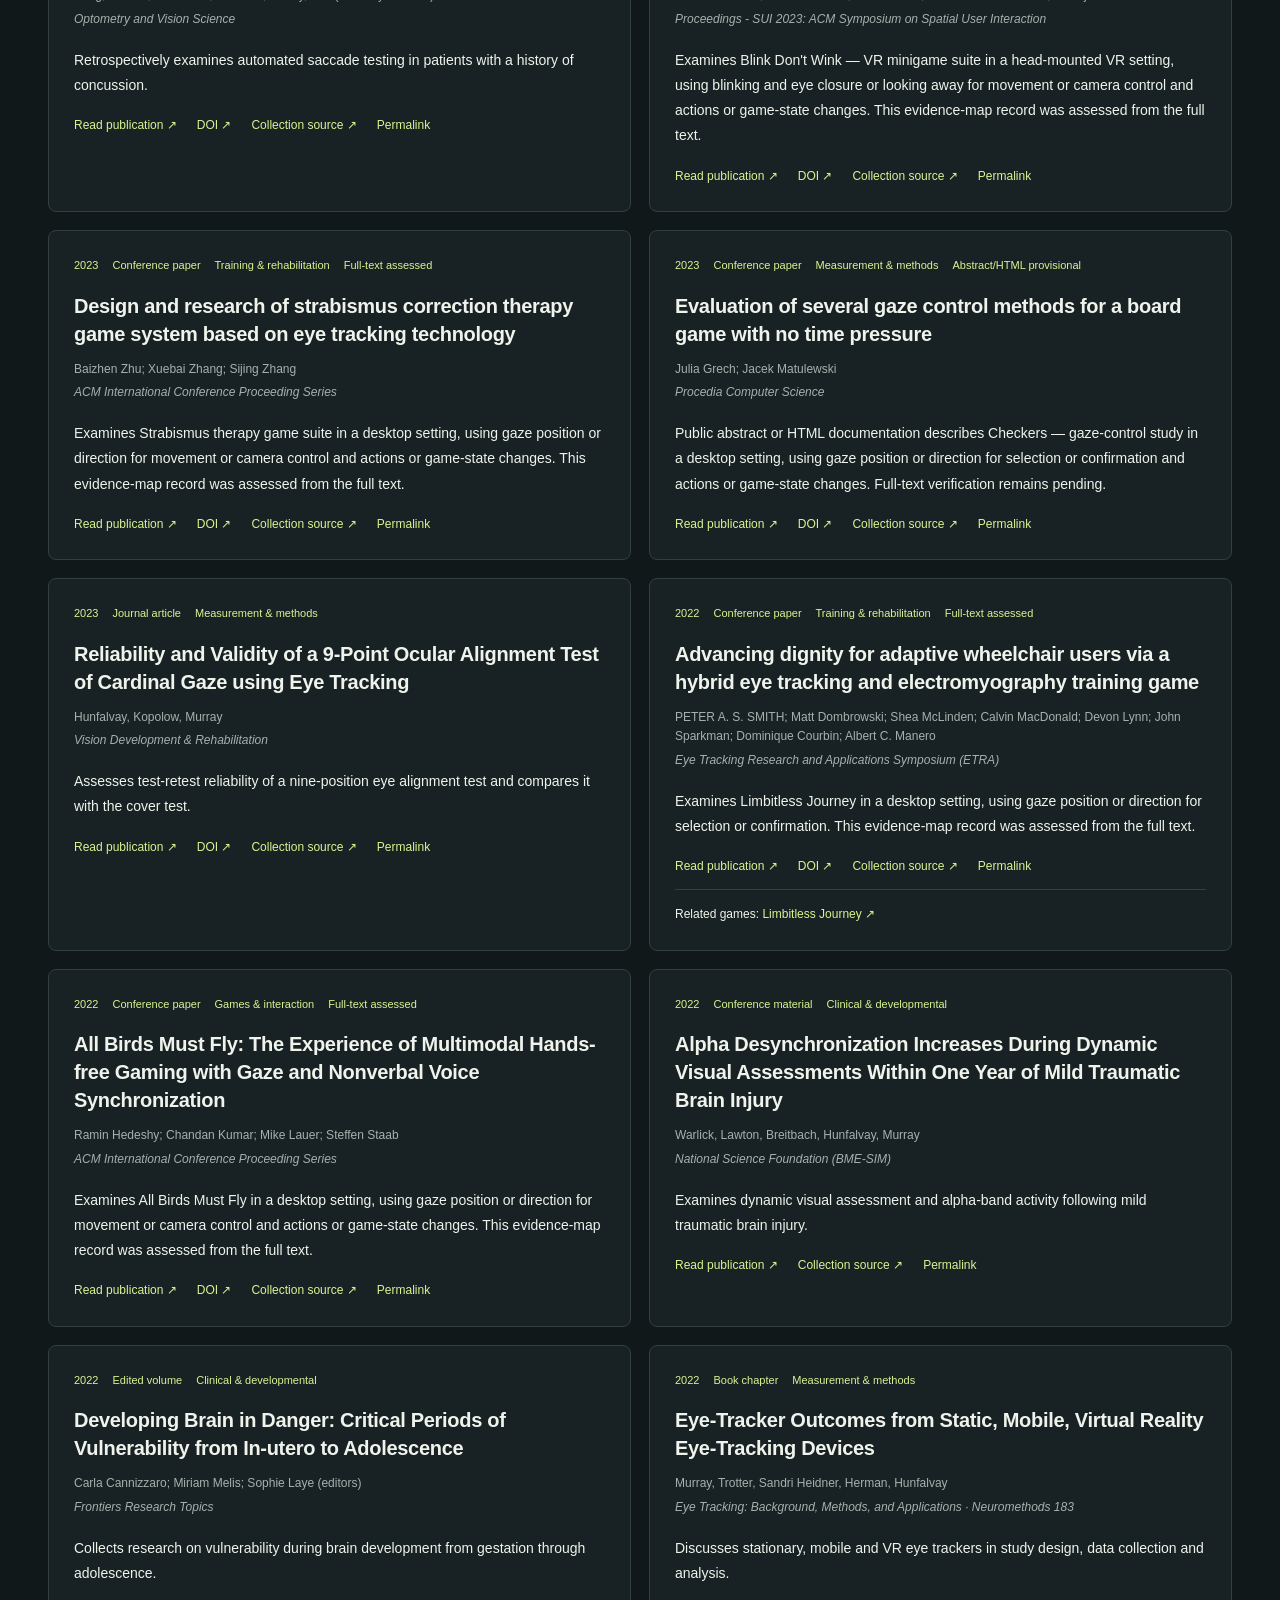
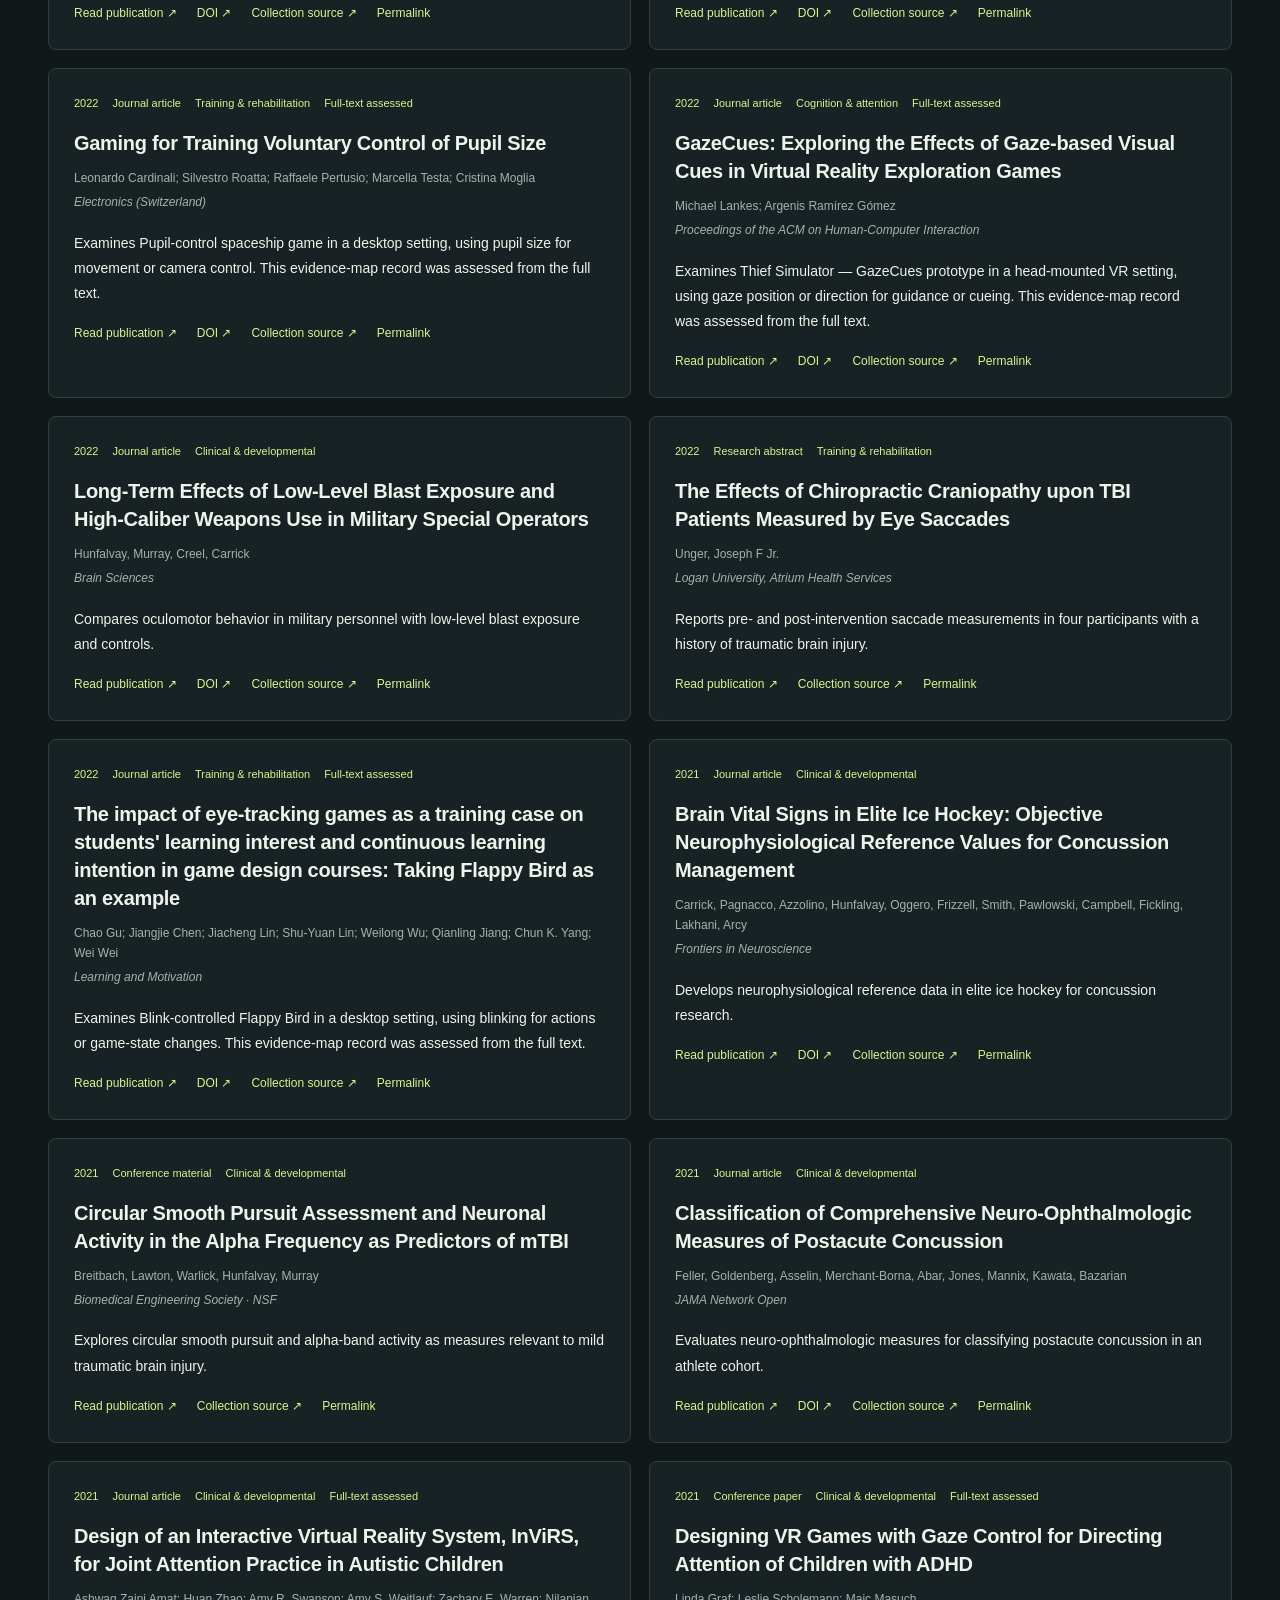
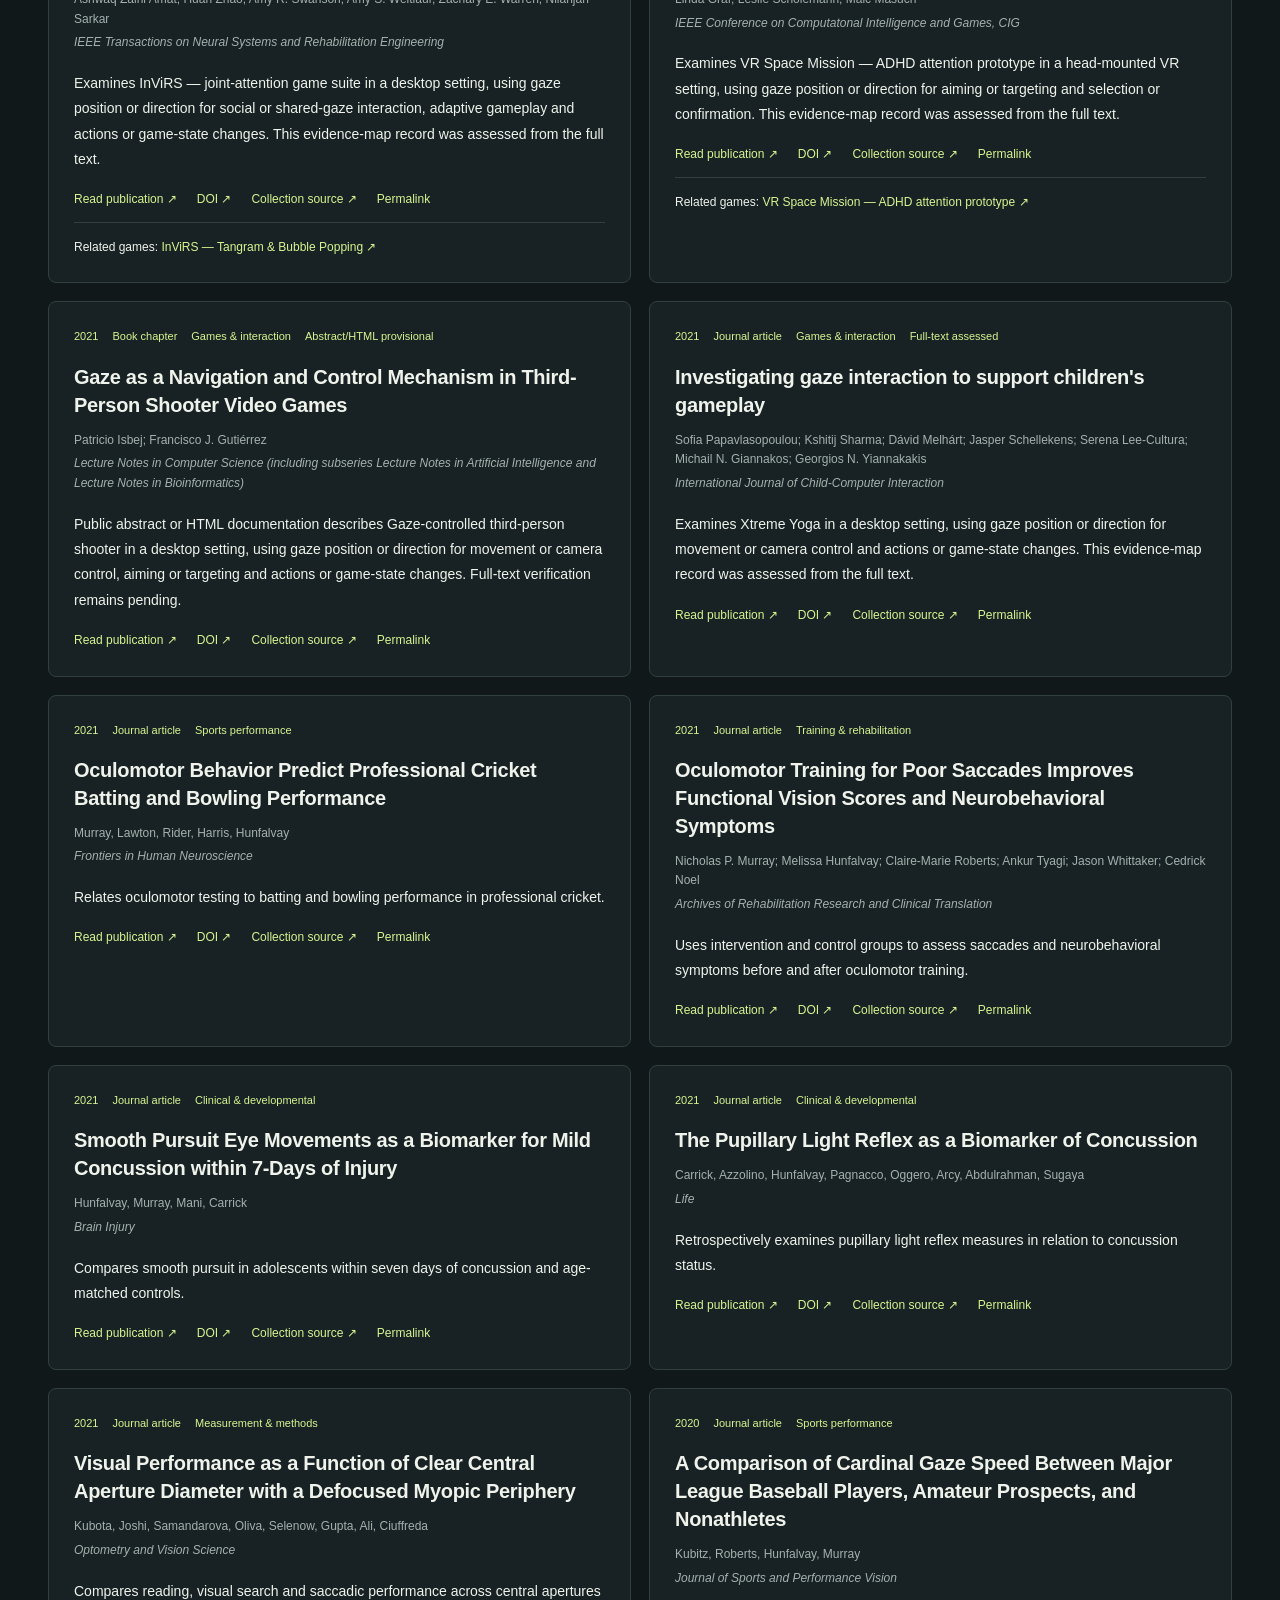
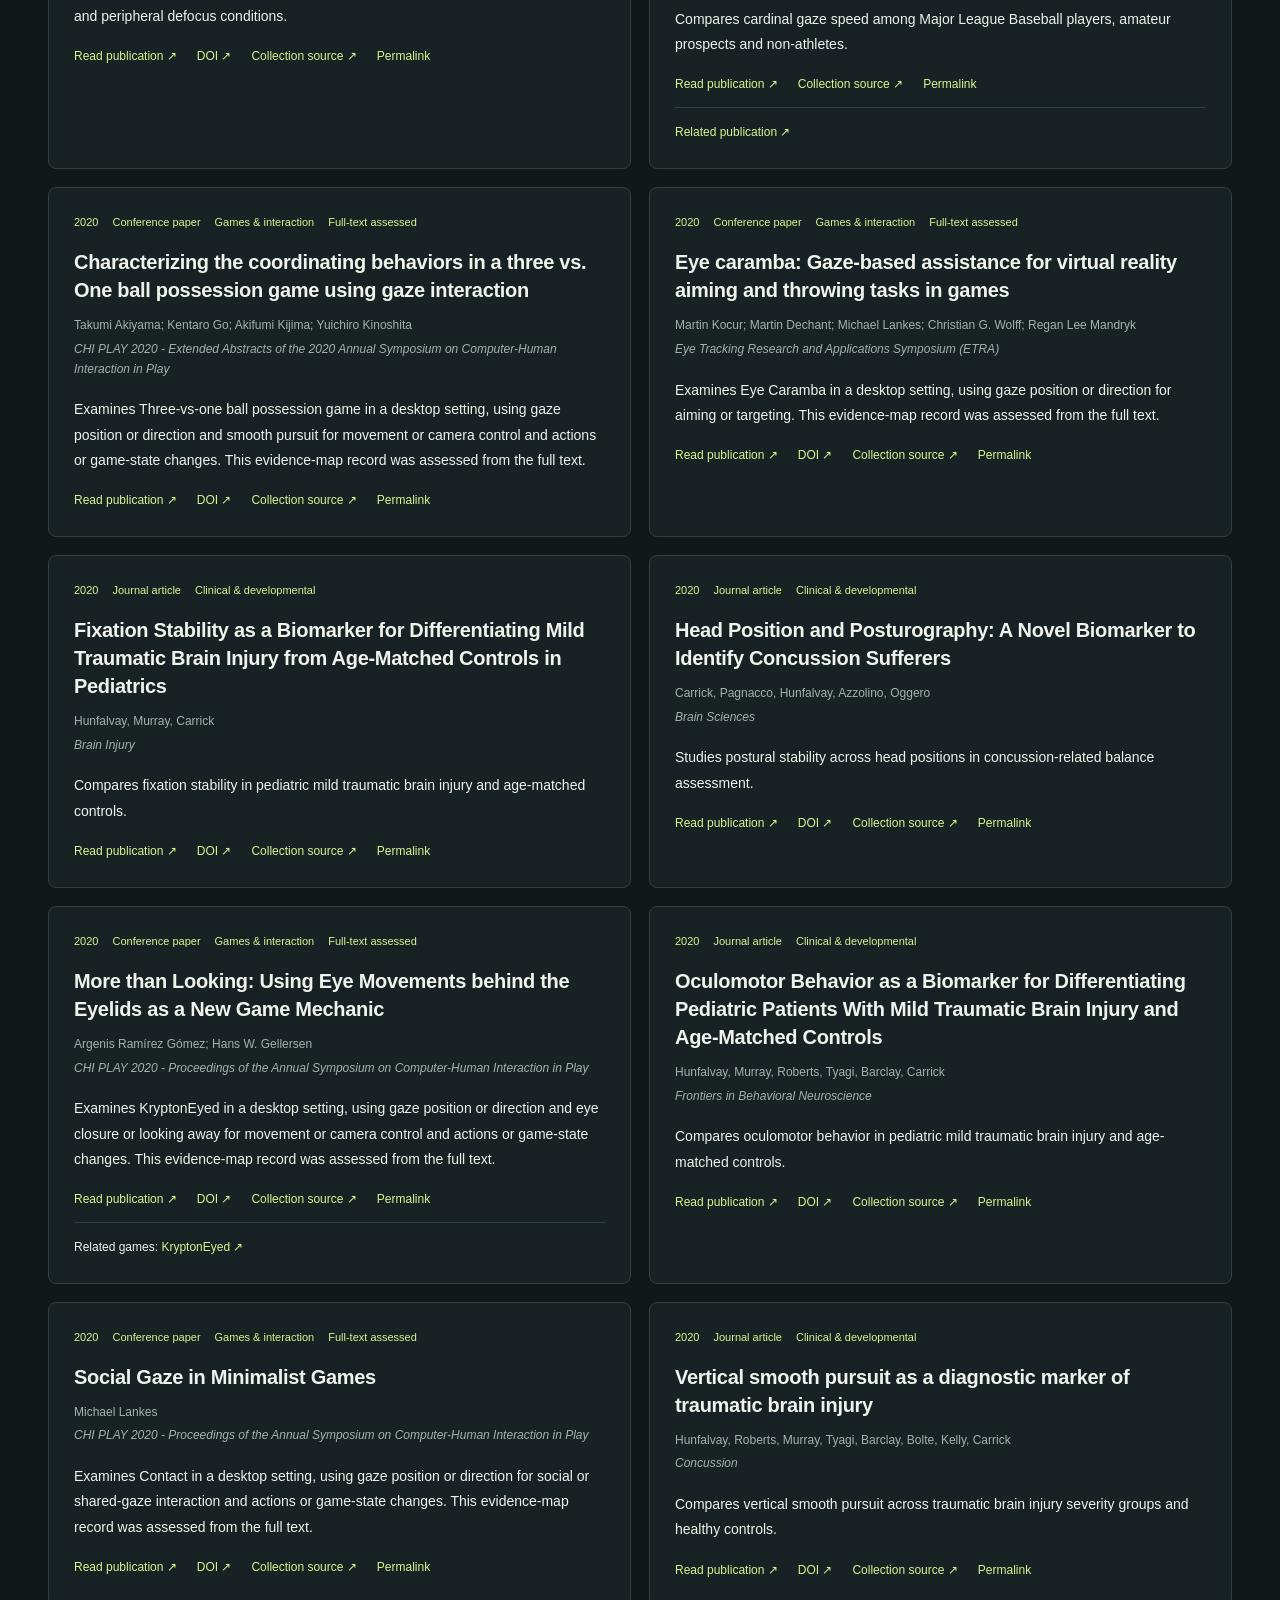
<file: en/research.html>
<!doctype html><html lang="en"><head><meta charset="utf-8"><meta name="viewport" content="width=device-width,initial-scale=1"><meta name="description" content="Eye-tracking research with topic, year and publication-type filters, bilingual summaries and original sources."><title>Research · Gaze Atlas</title><link rel="stylesheet" href="../style.css?v=20261022-research"><link rel="stylesheet" href="../research.css?v=20261022-research"><script src="../research.js?v=20261022-research" defer></script><script src="../community.js?v=20261022-research" defer></script></head><body>
<a class="skip" href="#papers">Skip to publications</a><header><a class="brand" href="./"><span class="eye">◉</span> GAZE ATLAS</a><nav aria-label="Main navigation"><a href="./">Games</a><a href="research.html" aria-current="page">Research</a><a href="review.html">Review & methods</a><details class="community-menu"><summary>Contribute ⌄</summary><div class="community-dropdown"><a href="#contribute-paper">Submit a paper</a><a href="contribute.html">Submit a game & guide</a><a href="contributors.html">Contributors</a></div></details></nav></header>
<main class="research-page"><section class="research-hero"><div><p class="eyebrow">GAZE ATLAS / RESEARCH</p><h1>Research behind the gaze.</h1><p class="intro">Explore eye movement measurement, game interaction, visual training and human performance.<br>Follow a paper to its methods, sources and related games.</p></div><div class="research-total"><strong>162</strong><span>publications</span><small>2003 — 2026</small></div></section>
<div class="research-downloads"><span>Updated October 27, 2026</span><a href="../data/papers.json" download>↓ JSON</a><a href="../data/papers.csv" download>↓ CSV</a><a href="#contribute-paper">Submit a paper ↗</a></div>
<section class="paper-controls" aria-label="Publication filters"><label class="paper-search">Search<input type="search" id="paper-search" placeholder="Title, author, venue or keyword…"></label><label>Topic<select id="paper-topic"><option value="">All topics</option><option value="Clinical &amp; developmental">Clinical &amp; developmental</option><option value="Cognition &amp; attention">Cognition &amp; attention</option><option value="Games &amp; interaction">Games &amp; interaction</option><option value="Measurement &amp; methods">Measurement &amp; methods</option><option value="Sports performance">Sports performance</option><option value="Training &amp; rehabilitation">Training &amp; rehabilitation</option></select></label><label>Publication type<select id="paper-type"><option value="">All types</option><option value="Book chapter">Book chapter</option><option value="Conference extended abstract">Conference extended abstract</option><option value="Conference material">Conference material</option><option value="Conference paper">Conference paper</option><option value="Edited volume">Edited volume</option><option value="Editorial">Editorial</option><option value="Journal article">Journal article</option><option value="Preprint">Preprint</option><option value="Research abstract">Research abstract</option></select></label><label>Year<select id="paper-year"><option value="">All years</option><option>2026</option><option>2025</option><option>2024</option><option>2023</option><option>2022</option><option>2021</option><option>2020</option><option>2019</option><option>2018</option><option>2017</option><option>2016</option><option>2015</option><option>2014</option><option>2013</option><option>2012</option><option>2011</option><option>2010</option><option>2009</option><option>2008</option><option>2007</option><option>2006</option><option>2005</option><option>2003</option></select></label><button id="paper-reset" type="button">Reset</button></section>
<div class="research-list-heading"><h2>Publication library</h2><p id="paper-count" role="status" aria-live="polite">162 publications</p></div><section id="papers" class="paper-list" aria-label="Publications"><article class="paper" id="roig-maimo-2026-gaze-selection" data-topic="Games &amp; interaction" data-type="Conference paper" data-year="2026">
<div class="paper-meta"><span>2026</span><span>Conference paper</span><span>Games &amp; interaction</span></div>
<h2><a href="https://www.yorku.ca/mack/etra2026a.html" target="_blank" rel="noopener noreferrer">A Standardized Comparison of Blink, Wink, and Dwell as Selection Methods for Gaze-based Interaction</a></h2>
<p class="paper-authors">Maria Francesca Roig-Maimó; Ramon Mas-Sansó; I. Scott MacKenzie</p><p class="paper-venue">ETRA 2026</p>
<p class="paper-summary">A standardized two-dimensional pointing task compares blink, wink and dwell selection. Throughput, errors and user preferences help characterize selection methods and the role of cursor visibility.</p>
<div class="paper-links"><a href="https://www.yorku.ca/mack/etra2026a.html" target="_blank" rel="noopener noreferrer">Read publication ↗</a><a href="https://doi.org/10.1145/3797246.3803034" target="_blank" rel="noopener noreferrer">DOI ↗</a><a href="https://www.yorku.ca/mack/etra2026a.html" target="_blank" rel="noopener noreferrer">Collection source ↗</a><a href="#roig-maimo-2026-gaze-selection" class="paper-permalink">Permalink</a></div>

</article><article class="paper" id="chiossi-2026-anticipation" data-topic="Games &amp; interaction" data-type="Conference paper" data-year="2026">
<div class="paper-meta"><span>2026</span><span>Conference paper</span><span>Games &amp; interaction</span></div>
<h2><a href="https://doi.org/10.1145/3772318.3790523" target="_blank" rel="noopener noreferrer">Anticipation Before Action: EEG-Based Implicit Intent Detection for Adaptive Gaze Interaction in Mixed Reality</a></h2>
<p class="paper-authors">Francesco Chiossi; Elnur Imamaliyev; Martin Bleichner; Sven Mayer</p><p class="paper-venue">CHI 2026</p>
<p class="paper-summary">A study with 28 participants combines EEG and eye tracking during mixed-reality observation and selection tasks. Anticipatory brain signals are examined as cues for adapting gaze interaction to users’ intended actions.</p>
<div class="paper-links"><a href="https://doi.org/10.1145/3772318.3790523" target="_blank" rel="noopener noreferrer">Read publication ↗</a><a href="https://doi.org/10.1145/3772318.3790523" target="_blank" rel="noopener noreferrer">DOI ↗</a><a href="https://doi.org/10.1145/3772318.3790523" target="_blank" rel="noopener noreferrer">Collection source ↗</a><a href="#chiossi-2026-anticipation" class="paper-permalink">Permalink</a></div>

</article><article class="paper" id="lee-2026-mci-serious-game" data-topic="Training &amp; rehabilitation" data-type="Journal article" data-year="2026">
<div class="paper-meta"><span>2026</span><span>Journal article</span><span>Training &amp; rehabilitation</span><span>Full-text assessed</span></div>
<h2><a href="https://formative.jmir.org/2026/1/e88924" target="_blank" rel="noopener noreferrer">Effects of an Eye-Tracking Digital Serious Game on Cognitive Function in Mild Cognitive Impairment: Pilot Intervention Study</a></h2>
<p class="paper-authors">Sang-Woo Lee; Jun-Su Kim; Seung-Jae Kim; Seungho Choun; Jeong-Heon Song</p><p class="paper-venue">JMIR Formative Research</p>
<p class="paper-summary">Twelve older adults with mild cognitive impairment completed 12 sessions of an eye-tracking serious game. Cognitive screening and eye-movement measures before and after training provide pilot observations for further intervention studies.</p>
<div class="paper-links"><a href="https://formative.jmir.org/2026/1/e88924" target="_blank" rel="noopener noreferrer">Read publication ↗</a><a href="https://doi.org/10.2196/88924" target="_blank" rel="noopener noreferrer">DOI ↗</a><a href="https://formative.jmir.org/2026/1/e88924" target="_blank" rel="noopener noreferrer">Collection source ↗</a><a href="#lee-2026-mci-serious-game" class="paper-permalink">Permalink</a></div>

</article><article class="paper" id="mavroudis-2026-mtbi-review" data-topic="Clinical &amp; developmental" data-type="Journal article" data-year="2026">
<div class="paper-meta"><span>2026</span><span>Journal article</span><span>Clinical &amp; developmental</span></div>
<h2><a href="https://link.springer.com/article/10.1007/s00415-026-14035-1" target="_blank" rel="noopener noreferrer">Eye movements and ocular biomarkers in mild traumatic brain injury: from oculomotor pathophysiology to diagnosis and prognosis</a></h2>
<p class="paper-authors">Ioannis Mavroudis; Oindrila Das; Alin Ciobica; Dimitrios Kazis</p><p class="paper-venue">Journal of Neurology, 273, 509</p>
<p class="paper-summary">A narrative review examines saccades, pursuit, vergence and pupil measures in mild traumatic brain injury. It connects oculomotor physiology with diagnostic and prognostic research, including measurement standardization and longitudinal validation.</p>
<div class="paper-links"><a href="https://link.springer.com/article/10.1007/s00415-026-14035-1" target="_blank" rel="noopener noreferrer">Read publication ↗</a><a href="https://doi.org/10.1007/s00415-026-14035-1" target="_blank" rel="noopener noreferrer">DOI ↗</a><a href="https://link.springer.com/article/10.1007/s00415-026-14035-1" target="_blank" rel="noopener noreferrer">Collection source ↗</a><a href="#mavroudis-2026-mtbi-review" class="paper-permalink">Permalink</a></div>

</article><article class="paper" id="costantini-2026-gaze-games" data-topic="Training &amp; rehabilitation" data-type="Journal article" data-year="2026">
<div class="paper-meta"><span>2026</span><span>Journal article</span><span>Training &amp; rehabilitation</span></div>
<h2><a href="https://www.sciencedirect.com/science/article/pii/S0001691826012564" target="_blank" rel="noopener noreferrer">Eye-gaze-driven games to support oculomotor skills in young adults with cerebral palsy using eye-tracking technology: a multiple case study</a></h2>
<p class="paper-authors">Cristina Costantini; Claudia Salatino; Roberta Daini</p><p class="paper-venue">Acta Psychologica, 269, 107455</p>
<p class="paper-summary">A multiple-case study follows three young adults with cerebral palsy using four LookLab gaze games across five sessions. Pre/post visual assessments and usability observations examine the feasibility of game-based oculomotor practice.</p>
<div class="paper-links"><a href="https://www.sciencedirect.com/science/article/pii/S0001691826012564" target="_blank" rel="noopener noreferrer">Read publication ↗</a><a href="https://doi.org/10.1016/j.actpsy.2026.107455" target="_blank" rel="noopener noreferrer">DOI ↗</a><a href="https://www.sciencedirect.com/science/article/pii/S0001691826012564" target="_blank" rel="noopener noreferrer">Collection source ↗</a><a href="#costantini-2026-gaze-games" class="paper-permalink">Permalink</a></div>

</article><article class="paper" id="sc01-00122" data-topic="Games &amp; interaction" data-type="Conference paper" data-year="2026">
<div class="paper-meta"><span>2026</span><span>Conference paper</span><span>Games &amp; interaction</span><span>Full-text assessed</span></div>
<h2><a href="https://doi.org/10.1145/3797246.3806220" target="_blank" rel="noopener noreferrer">Eye-Tracking-Controlled Social Gameplay in Virtual Reality for Distance Learners</a></h2>
<p class="paper-authors">Alžběta Šašinková; František Holubec; Čeněk Šašinka</p><p class="paper-venue">ETRA 2026 - Proceedings of the 2026 Symposium on Eye Tracking Research and Applications</p>
<p class="paper-summary">Examines Terra Incognita — balloon quiz in a head-mounted VR setting, using gaze position or direction for selection or confirmation and social or shared-gaze interaction. This evidence-map record was assessed from the full text.</p>
<div class="paper-links"><a href="https://doi.org/10.1145/3797246.3806220" target="_blank" rel="noopener noreferrer">Read publication ↗</a><a href="https://doi.org/10.1145/3797246.3806220" target="_blank" rel="noopener noreferrer">DOI ↗</a><a href="https://doi.org/10.1145/3797246.3806220" target="_blank" rel="noopener noreferrer">Collection source ↗</a><a href="#sc01-00122" class="paper-permalink">Permalink</a></div>

</article><article class="paper" id="sc01-00302" data-topic="Games &amp; interaction" data-type="Conference paper" data-year="2026">
<div class="paper-meta"><span>2026</span><span>Conference paper</span><span>Games &amp; interaction</span><span>Abstract/HTML provisional</span></div>
<h2><a href="https://doi.org/10.1109/icir70631.2026.11628254" target="_blank" rel="noopener noreferrer">Eyes or Hands?: Evaluating Gaze-Pinch and Touch for Game Interaction on Apple Vision Pro</a></h2>
<p class="paper-authors">Aney Rani Paul; Farjana Z. Eishita</p><p class="paper-venue">Proceedings - 2026 IEEE 5th International Conference on Intelligent Reality, ICIR 2026</p>
<p class="paper-summary">Public abstract or HTML documentation describes Apple Vision Pro balloon-gallery game in a head-mounted VR setting, using gaze position or direction for selection or confirmation and actions or game-state changes. Full-text verification remains pending.</p>
<div class="paper-links"><a href="https://doi.org/10.1109/icir70631.2026.11628254" target="_blank" rel="noopener noreferrer">Read publication ↗</a><a href="https://doi.org/10.1109/icir70631.2026.11628254" target="_blank" rel="noopener noreferrer">DOI ↗</a><a href="https://doi.org/10.1109/icir70631.2026.11628254" target="_blank" rel="noopener noreferrer">Collection source ↗</a><a href="#sc01-00302" class="paper-permalink">Permalink</a></div>

</article><article class="paper" id="sc01-00186" data-topic="Training &amp; rehabilitation" data-type="Conference paper" data-year="2026">
<div class="paper-meta"><span>2026</span><span>Conference paper</span><span>Training &amp; rehabilitation</span><span>Full-text assessed</span></div>
<h2><a href="https://doi.org/10.1109/vrw70859.2026.00380" target="_blank" rel="noopener noreferrer">GazeDrift: A Balloon-Popping Serious Game for Eye Tracking Troubleshooting in VR</a></h2>
<p class="paper-authors">László Kopácsi; Abdulrahman Mohamed Selim; Arham Ahmed; Michael Barz; Daniel Sonntag</p><p class="paper-venue">Proceedings - 2026 IEEE Conference on Virtual Reality and 3D User Interfaces Abstracts and Workshops, VRW 2026</p>
<p class="paper-summary">Examines GazeDrift in a head-mounted VR setting, using gaze position or direction for selection or confirmation. This evidence-map record was assessed from the full text.</p>
<div class="paper-links"><a href="https://doi.org/10.1109/vrw70859.2026.00380" target="_blank" rel="noopener noreferrer">Read publication ↗</a><a href="https://doi.org/10.1109/vrw70859.2026.00380" target="_blank" rel="noopener noreferrer">DOI ↗</a><a href="https://doi.org/10.1109/vrw70859.2026.00380" target="_blank" rel="noopener noreferrer">Collection source ↗</a><a href="#sc01-00186" class="paper-permalink">Permalink</a></div>

</article><article class="paper" id="lee-2026-glintmarkers" data-topic="Measurement &amp; methods" data-type="Preprint" data-year="2026">
<div class="paper-meta"><span>2026</span><span>Preprint</span><span>Measurement &amp; methods</span></div>
<h2><a href="https://arxiv.org/abs/2604.12949" target="_blank" rel="noopener noreferrer">GlintMarkers: Gaze-Anchored Spatial Perception Using Corneal Reflections</a></h2>
<p class="paper-authors">Seungjoo Lee; Vimal Mollyn; Chris Harrison; Justin Chan; Mayank Goel</p><p class="paper-venue">arXiv</p>
<p class="paper-summary">GlintMarkers combines an inward-facing eye camera with passive retroreflective markers. Corneal reflections support object identification and estimates of relative orientation and distance for gaze-anchored spatial interaction.</p>
<div class="paper-links"><a href="https://arxiv.org/abs/2604.12949" target="_blank" rel="noopener noreferrer">Read publication ↗</a><a href="https://doi.org/10.48550/arXiv.2604.12949" target="_blank" rel="noopener noreferrer">DOI ↗</a><a href="https://arxiv.org/abs/2604.12949" target="_blank" rel="noopener noreferrer">Collection source ↗</a><a href="#lee-2026-glintmarkers" class="paper-permalink">Permalink</a></div>

</article><article class="paper" id="kim-2026-hifigaze" data-topic="Measurement &amp; methods" data-type="Conference paper" data-year="2026">
<div class="paper-meta"><span>2026</span><span>Conference paper</span><span>Measurement &amp; methods</span></div>
<h2><a href="https://chrisharrison.net/index.php/Research/HiFiGaze" target="_blank" rel="noopener noreferrer">HiFiGaze: Improving Eye Tracking Accuracy Using Screen Content Knowledge</a></h2>
<p class="paper-authors">Taejun Kim; Vimal Mollyn; Riku Arakawa; Chris Harrison</p><p class="paper-venue">CHI 2026</p>
<p class="paper-summary">HiFiGaze uses knowledge of displayed screen content together with its reflection in the eye to support gaze estimation. The work evaluates this additional visual signal as a way to improve camera-based eye tracking.</p>
<div class="paper-links"><a href="https://chrisharrison.net/index.php/Research/HiFiGaze" target="_blank" rel="noopener noreferrer">Read publication ↗</a><a href="https://doi.org/10.1145/3772318.3791339" target="_blank" rel="noopener noreferrer">DOI ↗</a><a href="https://chrisharrison.net/index.php/Research/HiFiGaze" target="_blank" rel="noopener noreferrer">Collection source ↗</a><a href="#kim-2026-hifigaze" class="paper-permalink">Permalink</a></div>

</article><article class="paper" id="jeong-2026-fps-biofeedback" data-topic="Sports performance" data-type="Preprint" data-year="2026">
<div class="paper-meta"><span>2026</span><span>Preprint</span><span>Sports performance</span></div>
<h2><a href="https://papers.ssrn.com/sol3/papers.cfm?abstract_id=7197186" target="_blank" rel="noopener noreferrer">Improving novice performance in first-person shooter games: Using the biofeedback training focused on gaze movement</a></h2>
<p class="paper-authors">Inhyeok Jeong; Daisuke Shimane; Akinori Takeda; Masaki Takeda</p><p class="paper-venue">SSRN</p>
<p class="paper-summary">A preprint compares gaze biofeedback training and a control condition in 19 novice FPS players. Twelve sessions over five weeks use auditory feedback when gaze moves away from the screen center, alongside game-performance measures.</p>
<div class="paper-links"><a href="https://papers.ssrn.com/sol3/papers.cfm?abstract_id=7197186" target="_blank" rel="noopener noreferrer">Read publication ↗</a><a href="https://papers.ssrn.com/sol3/papers.cfm?abstract_id=7197186" target="_blank" rel="noopener noreferrer">Collection source ↗</a><a href="#jeong-2026-fps-biofeedback" class="paper-permalink">Permalink</a></div>

</article><article class="paper" id="vanecek-2026-vr-learning" data-topic="Games &amp; interaction" data-type="Journal article" data-year="2026">
<div class="paper-meta"><span>2026</span><span>Journal article</span><span>Games &amp; interaction</span></div>
<h2><a href="https://link.springer.com/article/10.1007/s10639-026-13967-5" target="_blank" rel="noopener noreferrer">Integrating virtual reality and eye-tracking as a gamified assessment tool for self-regulated learning</a></h2>
<p class="paper-authors">David Vanecek; Inam Ur Rehman; Martin Dobias</p><p class="paper-venue">Education and Information Technologies, 31, 4145–4190</p>
<p class="paper-summary">The VR Zoo environment combines game tasks and eye tracking to assess self-regulated learning in 103 students. In-game indicators of cognition, metacognition and motivation are compared with external assessments.</p>
<div class="paper-links"><a href="https://link.springer.com/article/10.1007/s10639-026-13967-5" target="_blank" rel="noopener noreferrer">Read publication ↗</a><a href="https://doi.org/10.1007/s10639-026-13967-5" target="_blank" rel="noopener noreferrer">DOI ↗</a><a href="https://link.springer.com/article/10.1007/s10639-026-13967-5" target="_blank" rel="noopener noreferrer">Collection source ↗</a><a href="#vanecek-2026-vr-learning" class="paper-permalink">Permalink</a></div>

</article><article class="paper" id="korkmaz-2026-hci-mapping" data-topic="Measurement &amp; methods" data-type="Journal article" data-year="2026">
<div class="paper-meta"><span>2026</span><span>Journal article</span><span>Measurement &amp; methods</span></div>
<h2><a href="https://doi.org/10.3390/jemr19010023" target="_blank" rel="noopener noreferrer">Mapping Eye-Tracking Research in Human–Computer Interaction: A Science-Mapping and Content-Analysis Study</a></h2>
<p class="paper-authors">Adem Korkmaz</p><p class="paper-venue">Journal of Eye Movement Research, 19(1), 23</p>
<p class="paper-summary">A bibliometric analysis maps 1,033 HCI eye-tracking publications from 2020–2025, with content analysis of 50 highly cited papers. It organizes research themes, methods and collaboration patterns across the field.</p>
<div class="paper-links"><a href="https://doi.org/10.3390/jemr19010023" target="_blank" rel="noopener noreferrer">Read publication ↗</a><a href="https://doi.org/10.3390/jemr19010023" target="_blank" rel="noopener noreferrer">DOI ↗</a><a href="https://doi.org/10.3390/jemr19010023" target="_blank" rel="noopener noreferrer">Collection source ↗</a><a href="#korkmaz-2026-hci-mapping" class="paper-permalink">Permalink</a></div>

</article><article class="paper" id="zulfikar-2026-mnemonic-tracing" data-topic="Cognition &amp; attention" data-type="Conference extended abstract" data-year="2026">
<div class="paper-meta"><span>2026</span><span>Conference extended abstract</span><span>Cognition &amp; attention</span></div>
<h2><a href="https://www.media.mit.edu/publications/mnemonic-tracing/" target="_blank" rel="noopener noreferrer">Mnemonic Tracing: Using Eye Gaze to Search for Visual Memories</a></h2>
<p class="paper-authors">Wazeer Zulfikar; Yasith Samaradivakara; Paul Pu Liang; Pattie Maes</p><p class="paper-venue">CHI EA 2026</p>
<p class="paper-summary">An exploratory study asks 11 participants to trace remembered images with their gaze on an empty space. The system uses these gaze traces to retrieve candidates from a set of 30 images, exploring a memory-driven search interface.</p>
<div class="paper-links"><a href="https://www.media.mit.edu/publications/mnemonic-tracing/" target="_blank" rel="noopener noreferrer">Read publication ↗</a><a href="https://doi.org/10.1145/3772363.3799025" target="_blank" rel="noopener noreferrer">DOI ↗</a><a href="https://www.media.mit.edu/publications/mnemonic-tracing/" target="_blank" rel="noopener noreferrer">Collection source ↗</a><a href="#zulfikar-2026-mnemonic-tracing" class="paper-permalink">Permalink</a></div>

</article><article class="paper" id="shani-2026-tbi-tracking" data-topic="Clinical &amp; developmental" data-type="Journal article" data-year="2026">
<div class="paper-meta"><span>2026</span><span>Journal article</span><span>Clinical &amp; developmental</span></div>
<h2><a href="https://pmc.ncbi.nlm.nih.gov/articles/PMC13395607/" target="_blank" rel="noopener noreferrer">Oculomotor markers of functional impairment in traumatic brain injury using simple and predictive visual tracking</a></h2>
<p class="paper-authors">Shimrit Shani; Oren Kadosh; Yaron Sacher; Keren Cismariu-Potash; Yoram S. Bonneh</p><p class="paper-venue">Frontiers in Neurology, 17, 1822886</p>
<p class="paper-summary">Thirty patients in traumatic-brain-injury rehabilitation and 30 controls complete simple and predictive visual tracking tasks. Bedside eye-movement measures are examined alongside functional independence scores.</p>
<div class="paper-links"><a href="https://pmc.ncbi.nlm.nih.gov/articles/PMC13395607/" target="_blank" rel="noopener noreferrer">Read publication ↗</a><a href="https://doi.org/10.3389/fneur.2026.1822886" target="_blank" rel="noopener noreferrer">DOI ↗</a><a href="https://pmc.ncbi.nlm.nih.gov/articles/PMC13395607/" target="_blank" rel="noopener noreferrer">Collection source ↗</a><a href="#shani-2026-tbi-tracking" class="paper-permalink">Permalink</a></div>

</article><article class="paper" id="sc01-00261" data-topic="Training &amp; rehabilitation" data-type="Book chapter" data-year="2026">
<div class="paper-meta"><span>2026</span><span>Book chapter</span><span>Training &amp; rehabilitation</span><span>Abstract/HTML provisional</span></div>
<h2><a href="https://doi.org/10.1007/978-3-032-30405-6_23" target="_blank" rel="noopener noreferrer">Prototyping Gaze-Controlled Virtual Reality Video Games as a Way to Control Acute Pain in the Treatment of Burned Children</a></h2>
<p class="paper-authors">Mario Recabarren; Maria Gabriela Hidalgo; Francisco J. Gutiérrez</p><p class="paper-venue">Lecture Notes in Computer Science</p>
<p class="paper-summary">Public abstract or HTML documentation describes Burn-care VR gaze minigames in a head-mounted VR setting, using gaze position or direction for selection or confirmation and actions or game-state changes. Full-text verification remains pending.</p>
<div class="paper-links"><a href="https://doi.org/10.1007/978-3-032-30405-6_23" target="_blank" rel="noopener noreferrer">Read publication ↗</a><a href="https://doi.org/10.1007/978-3-032-30405-6_23" target="_blank" rel="noopener noreferrer">DOI ↗</a><a href="https://doi.org/10.1007/978-3-032-30405-6_23" target="_blank" rel="noopener noreferrer">Collection source ↗</a><a href="#sc01-00261" class="paper-permalink">Permalink</a></div>

</article><article class="paper" id="lupia-2026-skills-transfer" data-topic="Cognition &amp; attention" data-type="Journal article" data-year="2026">
<div class="paper-meta"><span>2026</span><span>Journal article</span><span>Cognition &amp; attention</span></div>
<h2><a href="https://link.springer.com/article/10.1007/s43076-026-00535-6" target="_blank" rel="noopener noreferrer">Skills-Transfer and Gaze Strategies Studied by Eye-Tracking: A Systematic Review</a></h2>
<p class="paper-authors">Elena Lupia; Alessandro Bortolotti; Riccardo Palumbo</p><p class="paper-venue">Trends in Psychology</p>
<p class="paper-summary">A systematic review examines gaze strategies and skill transfer across training domains. It considers expert gaze demonstrations and visual cues as ways to guide learners’ attention during practice.</p>
<div class="paper-links"><a href="https://link.springer.com/article/10.1007/s43076-026-00535-6" target="_blank" rel="noopener noreferrer">Read publication ↗</a><a href="https://doi.org/10.1007/s43076-026-00535-6" target="_blank" rel="noopener noreferrer">DOI ↗</a><a href="https://link.springer.com/article/10.1007/s43076-026-00535-6" target="_blank" rel="noopener noreferrer">Collection source ↗</a><a href="#lupia-2026-skills-transfer" class="paper-permalink">Permalink</a></div>

</article><article class="paper" id="sc01-00009" data-topic="Games &amp; interaction" data-type="Journal article" data-year="2026">
<div class="paper-meta"><span>2026</span><span>Journal article</span><span>Games &amp; interaction</span><span>Full-text assessed</span></div>
<h2><a href="https://doi.org/10.3390/jemr19020034" target="_blank" rel="noopener noreferrer">The Impact of Emotion Perception and Gaze Sharing on Collaborative Experience and Performance in Multiplayer Games</a></h2>
<p class="paper-authors">Lu Yin; He Zhang; Renke He</p><p class="paper-venue">Journal of Eye Movement Research</p>
<p class="paper-summary">Examines Fireboy and Watergirl — gaze-sharing adaptation in a desktop setting, using gaze position or direction for social or shared-gaze interaction. This evidence-map record was assessed from the full text.</p>
<div class="paper-links"><a href="https://doi.org/10.3390/jemr19020034" target="_blank" rel="noopener noreferrer">Read publication ↗</a><a href="https://doi.org/10.3390/jemr19020034" target="_blank" rel="noopener noreferrer">DOI ↗</a><a href="https://doi.org/10.3390/jemr19020034" target="_blank" rel="noopener noreferrer">Collection source ↗</a><a href="#sc01-00009" class="paper-permalink">Permalink</a></div>

</article><article class="paper" id="lei-2026-peoples-gaze" data-topic="Games &amp; interaction" data-type="Conference paper" data-year="2026">
<div class="paper-meta"><span>2026</span><span>Conference paper</span><span>Games &amp; interaction</span></div>
<h2><a href="https://eprints.gla.ac.uk/377319/" target="_blank" rel="noopener noreferrer">The People&#x27;s Gaze: Co-Designing and Refining Gaze Gestures with Users and Experts</a></h2>
<p class="paper-authors">Yaxiong Lei; Xinya Gong; Shijing He; Yafei Wang; Mohamed Khamis; Juan Ye</p><p class="paper-venue">CHI 2026</p>
<p class="paper-summary">Four co-design workshops with 20 participants generated 102 gaze-gesture concepts. Expert refinement produced a set of 32 gestures, exploring how gaze movement, dwelling and blinking can express intentional commands.</p>
<div class="paper-links"><a href="https://eprints.gla.ac.uk/377319/" target="_blank" rel="noopener noreferrer">Read publication ↗</a><a href="https://doi.org/10.1145/3772318.3791270" target="_blank" rel="noopener noreferrer">DOI ↗</a><a href="https://eprints.gla.ac.uk/377319/" target="_blank" rel="noopener noreferrer">Collection source ↗</a><a href="#lei-2026-peoples-gaze" class="paper-permalink">Permalink</a></div>

</article><article class="paper" id="tucker-2026-athlete-eye" data-topic="Sports performance" data-type="Journal article" data-year="2026">
<div class="paper-meta"><span>2026</span><span>Journal article</span><span>Sports performance</span></div>
<h2><a href="https://sjsp.aearedo.es/index.php/sjsp/article/view/athlete-oculomotor-metrics-compared-non-athletes" target="_blank" rel="noopener noreferrer">Tracking the athlete&#x27;s eye: Comparing oculomotor metrics with non-athletes</a></h2>
<p class="paper-authors">Clea P. Tucker; Beatriz Barragan; Arianna Soave; Nafiseh Ghoroghchian; William Pei</p><p class="paper-venue">Scientific Journal of Sport and Performance, 5(3), 516–529</p>
<p class="paper-summary">A study of 163 college athletes uses eight virtual-reality oculomotor subtests and compares results with a normative population. The work examines athlete-specific eye-movement profiles for interpreting performance assessments.</p>
<div class="paper-links"><a href="https://sjsp.aearedo.es/index.php/sjsp/article/view/athlete-oculomotor-metrics-compared-non-athletes" target="_blank" rel="noopener noreferrer">Read publication ↗</a><a href="https://doi.org/10.55860/TCXH2824" target="_blank" rel="noopener noreferrer">DOI ↗</a><a href="https://sjsp.aearedo.es/index.php/sjsp/article/view/athlete-oculomotor-metrics-compared-non-athletes" target="_blank" rel="noopener noreferrer">Collection source ↗</a><a href="#tucker-2026-athlete-eye" class="paper-permalink">Permalink</a></div>

</article><article class="paper" id="klaib-2026-strabismus-game" data-topic="Training &amp; rehabilitation" data-type="Journal article" data-year="2026">
<div class="paper-meta"><span>2026</span><span>Journal article</span><span>Training &amp; rehabilitation</span></div>
<h2><a href="https://games.jmir.org/2026/1/e66538" target="_blank" rel="noopener noreferrer">Using Eye Tracking to Measure Video Game–Assisted Therapy for Improved Visual Outcomes in Pediatric Strabismus: Randomized Control Trial</a></h2>
<p class="paper-authors">Ahmad F Klaib</p><p class="paper-venue">JMIR Serious Games, 14</p>
<p class="paper-summary">A randomized study of 30 children aged 5–10 compares patching with patching plus video games over three months. Eye tracking measures fixation stability as an outcome of the game-assisted intervention.</p>
<div class="paper-links"><a href="https://games.jmir.org/2026/1/e66538" target="_blank" rel="noopener noreferrer">Read publication ↗</a><a href="https://doi.org/10.2196/66538" target="_blank" rel="noopener noreferrer">DOI ↗</a><a href="https://games.jmir.org/2026/1/e66538" target="_blank" rel="noopener noreferrer">Collection source ↗</a><a href="#klaib-2026-strabismus-game" class="paper-permalink">Permalink</a></div>

</article><article class="paper" id="sc01-00909" data-topic="Games &amp; interaction" data-type="Conference paper" data-year="2025">
<div class="paper-meta"><span>2025</span><span>Conference paper</span><span>Games &amp; interaction</span><span>Full-text assessed</span></div>
<h2><a href="https://doi.org/10.1145/3708557.3716365" target="_blank" rel="noopener noreferrer">An Adaptive Brain-Computer Interface Game with Blink Controls and Cognitive State Monitoring</a></h2>
<p class="paper-authors">Saravanakumar Duraisamy; Nick Roeser; Mateusz Dubiel; Luis A. Leiva</p><p class="paper-venue">International Conference on Intelligent User Interfaces, Proceedings IUI</p>
<p class="paper-summary">Examines Adaptive dinosaur runner in a desktop setting, using blinking for actions or game-state changes. This evidence-map record was assessed from the full text.</p>
<div class="paper-links"><a href="https://doi.org/10.1145/3708557.3716365" target="_blank" rel="noopener noreferrer">Read publication ↗</a><a href="https://doi.org/10.1145/3708557.3716365" target="_blank" rel="noopener noreferrer">DOI ↗</a><a href="https://doi.org/10.1145/3708557.3716365" target="_blank" rel="noopener noreferrer">Collection source ↗</a><a href="#sc01-00909" class="paper-permalink">Permalink</a></div>

</article><article class="paper" id="sc01-00546" data-topic="Training &amp; rehabilitation" data-type="Journal article" data-year="2025">
<div class="paper-meta"><span>2025</span><span>Journal article</span><span>Training &amp; rehabilitation</span><span>Full-text assessed</span></div>
<h2><a href="https://doi.org/10.3390/app15105268" target="_blank" rel="noopener noreferrer">Analysis of a Novel Training Game with Eye Tracking and Electromyography for Autonomous Wheelchair Control</a></h2>
<p class="paper-authors">Peter Smith; Matt Dombrowski; Viviana Rivera; Maanya Pradeep; Delaney Gunnell; John Sparkman; Albert C. Manero</p><p class="paper-venue">Applied Sciences (Switzerland)</p>
<p class="paper-summary">Examines Limbitless Journey in a desktop setting, using gaze position or direction for selection or confirmation. This evidence-map record was assessed from the full text.</p>
<div class="paper-links"><a href="https://doi.org/10.3390/app15105268" target="_blank" rel="noopener noreferrer">Read publication ↗</a><a href="https://doi.org/10.3390/app15105268" target="_blank" rel="noopener noreferrer">DOI ↗</a><a href="https://doi.org/10.3390/app15105268" target="_blank" rel="noopener noreferrer">Collection source ↗</a><a href="#sc01-00546" class="paper-permalink">Permalink</a></div>
<p class="paper-related">Related games: <a href="./?entry=limbitless-journey">Limbitless Journey ↗</a></p>
</article><article class="paper" id="paper-4019f69a1e49" data-topic="Measurement &amp; methods" data-type="Journal article" data-year="2025">
<div class="paper-meta"><span>2025</span><span>Journal article</span><span>Measurement &amp; methods</span></div>
<h2><a href="https://www.harmoneyes.com/assets/science-papers/trotter-hunfalvay-murray-mathews-carrick-2025.pdf" target="_blank" rel="noopener noreferrer">Development of oculomotor digital biomarkers using clinical examinations as “Ground Truth”</a></h2>
<p class="paper-authors">Trotter, Hunfalvay, Murray, Mathews, Carrick</p><p class="paper-venue">Frontiers in Human Neuroscience</p>
<p class="paper-summary">Compares six computerized oculomotor tests with clinician-administered examinations.</p>
<div class="paper-links"><a href="https://www.harmoneyes.com/assets/science-papers/trotter-hunfalvay-murray-mathews-carrick-2025.pdf" target="_blank" rel="noopener noreferrer">Read publication ↗</a><a href="https://doi.org/10.3389/fnhum.2025.1556451" target="_blank" rel="noopener noreferrer">DOI ↗</a><a href="https://www.harmoneyes.com/science" target="_blank" rel="noopener noreferrer">Collection source ↗</a><a href="#paper-4019f69a1e49" class="paper-permalink">Permalink</a></div>

</article><article class="paper" id="sc01-00190" data-topic="Games &amp; interaction" data-type="Journal article" data-year="2025">
<div class="paper-meta"><span>2025</span><span>Journal article</span><span>Games &amp; interaction</span><span>Full-text assessed</span></div>
<h2><a href="https://doi.org/10.17083/9gfnxh63" target="_blank" rel="noopener noreferrer">Enhanced Gaze-Controller System for 2D Platform Game Using Finite State Machines</a></h2>
<p class="paper-authors">Sami Alesawi</p><p class="paper-venue">International Journal of Serious Games</p>
<p class="paper-summary">Examines FSM gaze-controlled platformer in a desktop setting, using gaze position or direction and blinking for movement or camera control and actions or game-state changes. This evidence-map record was assessed from the full text.</p>
<div class="paper-links"><a href="https://doi.org/10.17083/9gfnxh63" target="_blank" rel="noopener noreferrer">Read publication ↗</a><a href="https://doi.org/10.17083/9gfnxh63" target="_blank" rel="noopener noreferrer">DOI ↗</a><a href="https://doi.org/10.17083/9gfnxh63" target="_blank" rel="noopener noreferrer">Collection source ↗</a><a href="#sc01-00190" class="paper-permalink">Permalink</a></div>

</article><article class="paper" id="liu-2025-cometic" data-topic="Measurement &amp; methods" data-type="Conference paper" data-year="2025">
<div class="paper-meta"><span>2025</span><span>Conference paper</span><span>Measurement &amp; methods</span></div>
<h2><a href="https://ziqidennisliu.github.io/projects/1_project/" target="_blank" rel="noopener noreferrer">Enhancing Smartphone Eye Tracking with Cursor-Based Interactive Implicit Calibration</a></h2>
<p class="paper-authors">Chang Liu; Xiangyang Wang; Chun Yu; Yingtian Shi; Chongyang Wang; Ziqi Liu; Chen Liang; Yuanchun Shi</p><p class="paper-venue">CHI 2025</p>
<p class="paper-summary">COMETIC uses relationships between cursor movement and gaze during interaction to perform implicit calibration on smartphones. The approach investigates calibration embedded in ordinary cursor-guided tasks.</p>
<div class="paper-links"><a href="https://ziqidennisliu.github.io/projects/1_project/" target="_blank" rel="noopener noreferrer">Read publication ↗</a><a href="https://doi.org/10.1145/3706598.3713936" target="_blank" rel="noopener noreferrer">DOI ↗</a><a href="https://ziqidennisliu.github.io/projects/1_project/" target="_blank" rel="noopener noreferrer">Collection source ↗</a><a href="#liu-2025-cometic" class="paper-permalink">Permalink</a></div>

</article><article class="paper" id="sc01-00877" data-topic="Games &amp; interaction" data-type="Conference paper" data-year="2025">
<div class="paper-meta"><span>2025</span><span>Conference paper</span><span>Games &amp; interaction</span><span>Abstract/HTML provisional</span></div>
<h2><a href="https://doi.org/10.1109/segah65397.2025.11168449" target="_blank" rel="noopener noreferrer">Etherea: a Video Game for Individuals With Motor Disabilities With Eye-Tracking-Based Interaction</a></h2>
<p class="paper-authors">Edoardo Carrer; Susanna Brambilla; Marco Ligabue; Eleonora Chitti; Giuseppe Boccignone; N. Alberto Borghese; Laura Anna Ripamonti</p><p class="paper-venue">SeGAH 2025 - 2025 IEEE 13th Conference on Serious Games and Applications for Health</p>
<p class="paper-summary">Public abstract or HTML documentation describes Etherea in a desktop setting, using gaze position or direction for movement or camera control and actions or game-state changes. Full-text verification remains pending.</p>
<div class="paper-links"><a href="https://doi.org/10.1109/segah65397.2025.11168449" target="_blank" rel="noopener noreferrer">Read publication ↗</a><a href="https://doi.org/10.1109/segah65397.2025.11168449" target="_blank" rel="noopener noreferrer">DOI ↗</a><a href="https://doi.org/10.1109/segah65397.2025.11168449" target="_blank" rel="noopener noreferrer">Collection source ↗</a><a href="#sc01-00877" class="paper-permalink">Permalink</a></div>

</article><article class="paper" id="kourtesis-2025-tmt-vr" data-topic="Games &amp; interaction" data-type="Journal article" data-year="2025">
<div class="paper-meta"><span>2025</span><span>Journal article</span><span>Games &amp; interaction</span></div>
<h2><a href="https://www.mdpi.com/2414-4088/9/8/76" target="_blank" rel="noopener noreferrer">Examination of Eye-Tracking, Head-Gaze, and Controller-Based Ray-Casting in TMT-VR: Performance and Usability Across Adulthood</a></h2>
<p class="paper-authors">Panagiotis Kourtesis; Evgenia Giatzoglou; Panagiotis Vorias; Katerina Alkisti Gounari; Eleni Orfanidou; Chrysanthi Nega</p><p class="paper-venue">Multimodal Technologies and Interaction, 9(8), 76</p>
<p class="paper-summary">Seventy-seven adults complete a virtual-reality Trail Making Test using eye tracking, head gaze and a hand controller. Completion time, spatial accuracy, errors and usability compare the interaction methods across age groups.</p>
<div class="paper-links"><a href="https://www.mdpi.com/2414-4088/9/8/76" target="_blank" rel="noopener noreferrer">Read publication ↗</a><a href="https://doi.org/10.3390/mti9080076" target="_blank" rel="noopener noreferrer">DOI ↗</a><a href="https://www.mdpi.com/2414-4088/9/8/76" target="_blank" rel="noopener noreferrer">Collection source ↗</a><a href="#kourtesis-2025-tmt-vr" class="paper-permalink">Permalink</a></div>

</article><article class="paper" id="paper-3ff1a99cd1cf" data-topic="Sports performance" data-type="Conference material" data-year="2025">
<div class="paper-meta"><span>2025</span><span>Conference material</span><span>Sports performance</span></div>
<h2><a href="https://www.harmoneyes.com/assets/science-papers/kinney-smoth-hunfalvay-et-al-2025.pdf" target="_blank" rel="noopener noreferrer">Eyes on the prize: linking oculomotor behavior to match performance in collegiate women’s soccer</a></h2>
<p class="paper-authors">Kinney, Smith, Hunfalvay, Murray, Rider</p><p class="paper-venue">SEACSM 2025</p>
<p class="paper-summary">Examines associations between oculomotor behavior and match performance in collegiate women&#x27;s soccer.</p>
<div class="paper-links"><a href="https://www.harmoneyes.com/assets/science-papers/kinney-smoth-hunfalvay-et-al-2025.pdf" target="_blank" rel="noopener noreferrer">Read publication ↗</a><a href="https://www.harmoneyes.com/science" target="_blank" rel="noopener noreferrer">Collection source ↗</a><a href="#paper-3ff1a99cd1cf" class="paper-permalink">Permalink</a></div>

</article><article class="paper" id="paper-2f278ff9aeea" data-topic="Training &amp; rehabilitation" data-type="Journal article" data-year="2025">
<div class="paper-meta"><span>2025</span><span>Journal article</span><span>Training &amp; rehabilitation</span></div>
<h2><a href="https://www.harmoneyes.com/assets/science-papers/huang-shen-2025.pdf" target="_blank" rel="noopener noreferrer">Improved reading and academic performance: A case series of 3 dyslexic students with learning disability</a></h2>
<p class="paper-authors">Johnson Shen-Fung Huang</p><p class="paper-venue">Asia-Pacific Chiropractic Journal</p>
<p class="paper-summary">Describes reading and learning outcomes during multimodal intervention in three students with dyslexia.</p>
<div class="paper-links"><a href="https://www.harmoneyes.com/assets/science-papers/huang-shen-2025.pdf" target="_blank" rel="noopener noreferrer">Read publication ↗</a><a href="https://www.harmoneyes.com/science" target="_blank" rel="noopener noreferrer">Collection source ↗</a><a href="#paper-2f278ff9aeea" class="paper-permalink">Permalink</a></div>

</article><article class="paper" id="rehman-2025-restroop" data-topic="Games &amp; interaction" data-type="Preprint" data-year="2025">
<div class="paper-meta"><span>2025</span><span>Preprint</span><span>Games &amp; interaction</span></div>
<h2><a href="https://arxiv.org/abs/2509.08357" target="_blank" rel="noopener noreferrer">Personalized Inhibition Training with Eye-Tracking: Enhancing Student Learning and Teacher Assessment in Educational Games</a></h2>
<p class="paper-authors">Abdul Rehman; Ilona Heldal; Diana Stilwell; Paula Costa Ferreira; Jerry Chun-Wei Lin</p><p class="paper-venue">arXiv</p>
<p class="paper-summary">This preprint studies eye movements in ReStroop, a recycling-themed inhibition-training game. Area-of-interest fixations and attention distribution across three difficulty levels support analysis of learning and teacher-facing assessment.</p>
<div class="paper-links"><a href="https://arxiv.org/abs/2509.08357" target="_blank" rel="noopener noreferrer">Read publication ↗</a><a href="https://doi.org/10.48550/arXiv.2509.08357" target="_blank" rel="noopener noreferrer">DOI ↗</a><a href="https://arxiv.org/abs/2509.08357" target="_blank" rel="noopener noreferrer">Collection source ↗</a><a href="#rehman-2025-restroop" class="paper-permalink">Permalink</a></div>
<p class="paper-related">Related games: <a href="./?entry=restroop">ReStroop — recycling inhibition game ↗</a></p>
</article><article class="paper" id="namnakani-2025-gaze-targets" data-topic="Games &amp; interaction" data-type="Conference paper" data-year="2025">
<div class="paper-meta"><span>2025</span><span>Conference paper</span><span>Games &amp; interaction</span></div>
<h2><a href="https://www.mkhamis.com/data/papers/namnakani2025chi.pdf" target="_blank" rel="noopener noreferrer">Stretch Gaze Targets Out: Experimenting with Target Sizes for Gaze-Enabled Interfaces on Mobile Devices</a></h2>
<p class="paper-authors">Omar Namnakani; Yasmeen Abdrabou; Jonathan Grizou; Mohamed Khamis</p><p class="paper-venue">CHI 2025</p>
<p class="paper-summary">This study examines target size in mobile gaze-enabled interfaces. Selection performance and usability inform the design of touch-free targets and dwell-based interaction on small screens.</p>
<div class="paper-links"><a href="https://www.mkhamis.com/data/papers/namnakani2025chi.pdf" target="_blank" rel="noopener noreferrer">Read publication ↗</a><a href="https://doi.org/10.1145/3706598.3713092" target="_blank" rel="noopener noreferrer">DOI ↗</a><a href="https://www.mkhamis.com/data/papers/namnakani2025chi.pdf" target="_blank" rel="noopener noreferrer">Collection source ↗</a><a href="#namnakani-2025-gaze-targets" class="paper-permalink">Permalink</a></div>

</article><article class="paper" id="sc01-01192" data-topic="Clinical &amp; developmental" data-type="Journal article" data-year="2024">
<div class="paper-meta"><span>2024</span><span>Journal article</span><span>Clinical &amp; developmental</span><span>Full-text assessed</span></div>
<h2><a href="https://doi.org/10.1002/cav.2214" target="_blank" rel="noopener noreferrer">A novel jigsaw game with eye-tracking: A multimodel interaction based on psycholinguistics for ADHD therapeutic</a></h2>
<p class="paper-authors">Wu Xinru</p><p class="paper-venue">Computer Animation and Virtual Worlds</p>
<p class="paper-summary">Examines Narrative eye-tracking jigsaw game in a desktop setting, using gaze position or direction for selection or confirmation and actions or game-state changes. This evidence-map record was assessed from the full text.</p>
<div class="paper-links"><a href="https://doi.org/10.1002/cav.2214" target="_blank" rel="noopener noreferrer">Read publication ↗</a><a href="https://doi.org/10.1002/cav.2214" target="_blank" rel="noopener noreferrer">DOI ↗</a><a href="https://doi.org/10.1002/cav.2214" target="_blank" rel="noopener noreferrer">Collection source ↗</a><a href="#sc01-01192" class="paper-permalink">Permalink</a></div>

</article><article class="paper" id="sc01-00983" data-topic="Measurement &amp; methods" data-type="Journal article" data-year="2024">
<div class="paper-meta"><span>2024</span><span>Journal article</span><span>Measurement &amp; methods</span><span>Abstract/HTML provisional</span></div>
<h2><a href="https://doi.org/10.1007/s00530-023-01204-9" target="_blank" rel="noopener noreferrer">A real-time camera-based gaze-tracking system involving dual interactive modes and its application in gaming</a></h2>
<p class="paper-authors">He Zhang; Lu Yin; Hanling Zhang</p><p class="paper-venue">Multimedia Systems</p>
<p class="paper-summary">Public abstract or HTML documentation describes Dual-mode gaze/head-gaze game in a desktop setting, using gaze position or direction for movement or camera control and actions or game-state changes. Full-text verification remains pending.</p>
<div class="paper-links"><a href="https://doi.org/10.1007/s00530-023-01204-9" target="_blank" rel="noopener noreferrer">Read publication ↗</a><a href="https://doi.org/10.1007/s00530-023-01204-9" target="_blank" rel="noopener noreferrer">DOI ↗</a><a href="https://doi.org/10.1007/s00530-023-01204-9" target="_blank" rel="noopener noreferrer">Collection source ↗</a><a href="#sc01-00983" class="paper-permalink">Permalink</a></div>

</article><article class="paper" id="paper-7ec12c5bdd19" data-topic="Clinical &amp; developmental" data-type="Journal article" data-year="2024">
<div class="paper-meta"><span>2024</span><span>Journal article</span><span>Clinical &amp; developmental</span></div>
<h2><a href="https://www.harmoneyes.com/assets/science-papers/carrick-hunfalvay-bolte-et-al-2024.pdf" target="_blank" rel="noopener noreferrer">Age- and Sex-Based Developmental Biomarkers in Eye Movements</a></h2>
<p class="paper-authors">Carrick, Hunfalvay, Bolte, Azzolino, Abdulrahman, Hankir, Antonucci, Al-Rumaihi</p><p class="paper-venue">Brain Sciences</p>
<p class="paper-summary">Examines age- and sex-related variation in eye movements as developmental markers.</p>
<div class="paper-links"><a href="https://www.harmoneyes.com/assets/science-papers/carrick-hunfalvay-bolte-et-al-2024.pdf" target="_blank" rel="noopener noreferrer">Read publication ↗</a><a href="https://doi.org/10.3390/brainsci14121288" target="_blank" rel="noopener noreferrer">DOI ↗</a><a href="https://www.harmoneyes.com/science" target="_blank" rel="noopener noreferrer">Collection source ↗</a><a href="#paper-7ec12c5bdd19" class="paper-permalink">Permalink</a></div>

</article><article class="paper" id="paper-75f0784a49e0" data-topic="Clinical &amp; developmental" data-type="Journal article" data-year="2024">
<div class="paper-meta"><span>2024</span><span>Journal article</span><span>Clinical &amp; developmental</span></div>
<h2><a href="https://www.harmoneyes.com/assets/science-papers/hunfalvay-bolte-singh-greenstein-murray-carrick-2024.pdf" target="_blank" rel="noopener noreferrer">Age-Based Developmental Biomarkers in Eye Movements: A Retrospective Analysis Using Machine Learning</a></h2>
<p class="paper-authors">Hunfalvay, Bolte, Singh, Greenstein, Murray, Carrick</p><p class="paper-venue">Brain Sciences</p>
<p class="paper-summary">Uses machine learning to examine age-related eye movement patterns in 45,696 participants.</p>
<div class="paper-links"><a href="https://www.harmoneyes.com/assets/science-papers/hunfalvay-bolte-singh-greenstein-murray-carrick-2024.pdf" target="_blank" rel="noopener noreferrer">Read publication ↗</a><a href="https://doi.org/10.3390/brainsci14070686" target="_blank" rel="noopener noreferrer">DOI ↗</a><a href="https://www.harmoneyes.com/science" target="_blank" rel="noopener noreferrer">Collection source ↗</a><a href="#paper-75f0784a49e0" class="paper-permalink">Permalink</a></div>

</article><article class="paper" id="sc01-00829" data-topic="Games &amp; interaction" data-type="Conference paper" data-year="2024">
<div class="paper-meta"><span>2024</span><span>Conference paper</span><span>Games &amp; interaction</span><span>Full-text assessed</span></div>
<h2><a href="https://doi.org/10.1145/3649921.3656972" target="_blank" rel="noopener noreferrer">Design a Game for Eyes: Experiencing Eye Tracking as the Primary Control Mechanism in Slumber Suburban</a></h2>
<p class="paper-authors">Zihan Feng; Shimin Sun; Qingya Zeng; Li Zheng</p><p class="paper-venue">ACM International Conference Proceeding Series</p>
<p class="paper-summary">Examines Slumber Suburban in a desktop setting, using gaze position or direction, blinking and eye closure or looking away for selection or confirmation and actions or game-state changes. This evidence-map record was assessed from the full text.</p>
<div class="paper-links"><a href="https://doi.org/10.1145/3649921.3656972" target="_blank" rel="noopener noreferrer">Read publication ↗</a><a href="https://doi.org/10.1145/3649921.3656972" target="_blank" rel="noopener noreferrer">DOI ↗</a><a href="https://doi.org/10.1145/3649921.3656972" target="_blank" rel="noopener noreferrer">Collection source ↗</a><a href="#sc01-00829" class="paper-permalink">Permalink</a></div>

</article><article class="paper" id="sc01-01026" data-topic="Training &amp; rehabilitation" data-type="Conference paper" data-year="2024">
<div class="paper-meta"><span>2024</span><span>Conference paper</span><span>Training &amp; rehabilitation</span><span>Abstract/HTML provisional</span></div>
<h2><a href="https://doi.org/10.1109/itcem65710.2024.00028" target="_blank" rel="noopener noreferrer">Design and Validation of Attention Training Game Based on Eye Tracking Interaction</a></h2>
<p class="paper-authors">Chengbao Wang; Tianyang Zhang</p><p class="paper-venue">Proceedings - 2024 International Conference on Information Technology, Communication Ecosystem and Management, ITCEM 2024</p>
<p class="paper-summary">Public abstract or HTML documentation describes Eye-interaction attention-training game in a desktop setting, using gaze position or direction for selection or confirmation and actions or game-state changes. Full-text verification remains pending.</p>
<div class="paper-links"><a href="https://doi.org/10.1109/itcem65710.2024.00028" target="_blank" rel="noopener noreferrer">Read publication ↗</a><a href="https://doi.org/10.1109/itcem65710.2024.00028" target="_blank" rel="noopener noreferrer">DOI ↗</a><a href="https://doi.org/10.1109/itcem65710.2024.00028" target="_blank" rel="noopener noreferrer">Collection source ↗</a><a href="#sc01-01026" class="paper-permalink">Permalink</a></div>

</article><article class="paper" id="sc01-01160" data-topic="Games &amp; interaction" data-type="Conference paper" data-year="2024">
<div class="paper-meta"><span>2024</span><span>Conference paper</span><span>Games &amp; interaction</span><span>Abstract/HTML provisional</span></div>
<h2><a href="https://doi.org/10.1109/informatics62280.2024.10900747" target="_blank" rel="noopener noreferrer">Development of games using eye tracking devices</a></h2>
<p class="paper-authors">Patrik Voštinár; Michal Šrobár</p><p class="paper-venue">2024 IEEE 17th International Scientific Conference on Informatics, INFORMATICS 2024 - Proceedings</p>
<p class="paper-summary">Public abstract or HTML documentation describes Tobii eye-controlled games/application in a desktop setting, using gaze position or direction for movement or camera control and actions or game-state changes. Full-text verification remains pending.</p>
<div class="paper-links"><a href="https://doi.org/10.1109/informatics62280.2024.10900747" target="_blank" rel="noopener noreferrer">Read publication ↗</a><a href="https://doi.org/10.1109/informatics62280.2024.10900747" target="_blank" rel="noopener noreferrer">DOI ↗</a><a href="https://doi.org/10.1109/informatics62280.2024.10900747" target="_blank" rel="noopener noreferrer">Collection source ↗</a><a href="#sc01-01160" class="paper-permalink">Permalink</a></div>

</article><article class="paper" id="sc01-00818" data-topic="Games &amp; interaction" data-type="Conference paper" data-year="2024">
<div class="paper-meta"><span>2024</span><span>Conference paper</span><span>Games &amp; interaction</span><span>Full-text assessed</span></div>
<h2><a href="https://doi.org/10.1145/3613904.3641909" target="_blank" rel="noopener noreferrer">Efects of a Gaze-Based 2D Platform Game on User Enjoyment, Perceived Competence, and Digital Eye Strain</a></h2>
<p class="paper-authors">Mark Colley; Beate Wanner; Max Rädler; Marcel Rötzer; Julian Frommel; Teresa Hirzle; Pascal Jansen; Enrico Rukzio</p><p class="paper-venue">Conference on Human Factors in Computing Systems - Proceedings</p>
<p class="paper-summary">Examines Shed Some Fear in a desktop setting, using gaze position or direction for movement or camera control and actions or game-state changes. This evidence-map record was assessed from the full text.</p>
<div class="paper-links"><a href="https://doi.org/10.1145/3613904.3641909" target="_blank" rel="noopener noreferrer">Read publication ↗</a><a href="https://doi.org/10.1145/3613904.3641909" target="_blank" rel="noopener noreferrer">DOI ↗</a><a href="https://doi.org/10.1145/3613904.3641909" target="_blank" rel="noopener noreferrer">Collection source ↗</a><a href="#sc01-00818" class="paper-permalink">Permalink</a></div>
<p class="paper-related">Related games: <a href="./?entry=shed-some-fear">Shed Some Fear ↗</a></p>
</article><article class="paper" id="paper-f2b5d8485e3e" data-topic="Sports performance" data-type="Journal article" data-year="2024">
<div class="paper-meta"><span>2024</span><span>Journal article</span><span>Sports performance</span></div>
<h2><a href="https://www.harmoneyes.com/assets/science-papers/murray-hunfalvay-mesagno-trotter-monsma-greensteinf-carrick-2024.pdf" target="_blank" rel="noopener noreferrer">Eye Movement Differences in Contact Versus Non-Contact Olympic Athletes</a></h2>
<p class="paper-authors">Murray, Hunfalvay, Mesagno, Trotter, Monsma, Greenstein, Carrick</p><p class="paper-venue">Journal of Motor Behavior</p>
<p class="paper-summary">Compares eye movement characteristics of Olympic athletes in contact and non-contact sports.</p>
<div class="paper-links"><a href="https://www.harmoneyes.com/assets/science-papers/murray-hunfalvay-mesagno-trotter-monsma-greensteinf-carrick-2024.pdf" target="_blank" rel="noopener noreferrer">Read publication ↗</a><a href="https://doi.org/10.1080/00222895.2024.2388769" target="_blank" rel="noopener noreferrer">DOI ↗</a><a href="https://www.harmoneyes.com/science" target="_blank" rel="noopener noreferrer">Collection source ↗</a><a href="#paper-f2b5d8485e3e" class="paper-permalink">Permalink</a></div>

</article><article class="paper" id="sc01-01114" data-topic="Games &amp; interaction" data-type="Conference paper" data-year="2024">
<div class="paper-meta"><span>2024</span><span>Conference paper</span><span>Games &amp; interaction</span><span>Abstract/HTML provisional</span></div>
<h2><a href="https://doi.org/10.1109/gcce62371.2024.10760808" target="_blank" rel="noopener noreferrer">Integrating Eye-Tracking in Games: Enhancing Player Experience and Understanding Social Gaze Issues</a></h2>
<p class="paper-authors">Yu Ting He; Shiwei Xie; Han Zhang; Yang Dai</p><p class="paper-venue">GCCE 2024 - 2024 IEEE 13th Global Conference on Consumer Electronics</p>
<p class="paper-summary">Public abstract or HTML documentation describes Social-gaze serious-game prototype in a desktop setting, using gaze position or direction for actions or game-state changes and social or shared-gaze interaction. Full-text verification remains pending.</p>
<div class="paper-links"><a href="https://doi.org/10.1109/gcce62371.2024.10760808" target="_blank" rel="noopener noreferrer">Read publication ↗</a><a href="https://doi.org/10.1109/gcce62371.2024.10760808" target="_blank" rel="noopener noreferrer">DOI ↗</a><a href="https://doi.org/10.1109/gcce62371.2024.10760808" target="_blank" rel="noopener noreferrer">Collection source ↗</a><a href="#sc01-01114" class="paper-permalink">Permalink</a></div>

</article><article class="paper" id="sc01-00957" data-topic="Clinical &amp; developmental" data-type="Journal article" data-year="2024">
<div class="paper-meta"><span>2024</span><span>Journal article</span><span>Clinical &amp; developmental</span><span>Full-text assessed</span></div>
<h2><a href="https://doi.org/10.3390/bs14100871" target="_blank" rel="noopener noreferrer">The Impact of Cues on Joint Attention in Children with Autism Spectrum Disorder: An Eye-Tracking Study in Virtual Games</a></h2>
<p class="paper-authors">Lili Liu; Shuang Li; Lin Tian; Xinyu Yao; Yutao Ling; Jingying Chen; Guangshuai Wang; Yang Yang</p><p class="paper-venue">Behavioral Sciences</p>
<p class="paper-summary">Examines LEGO Puzzle — joint attention in a desktop setting, using gaze position or direction for selection or confirmation and social or shared-gaze interaction. This evidence-map record was assessed from the full text.</p>
<div class="paper-links"><a href="https://doi.org/10.3390/bs14100871" target="_blank" rel="noopener noreferrer">Read publication ↗</a><a href="https://doi.org/10.3390/bs14100871" target="_blank" rel="noopener noreferrer">DOI ↗</a><a href="https://doi.org/10.3390/bs14100871" target="_blank" rel="noopener noreferrer">Collection source ↗</a><a href="#sc01-00957" class="paper-permalink">Permalink</a></div>
<p class="paper-related">Related games: <a href="./?entry=lego-puzzle-joint-attention">LEGO Puzzle — joint-attention study ↗</a></p>
</article><article class="paper" id="sc01-01024" data-topic="Measurement &amp; methods" data-type="Conference paper" data-year="2024">
<div class="paper-meta"><span>2024</span><span>Conference paper</span><span>Measurement &amp; methods</span><span>Abstract/HTML provisional</span></div>
<h2><a href="https://doi.org/10.1016/j.procs.2024.09.427" target="_blank" rel="noopener noreferrer">Usability study of gaze-based control methods in a game with time pressure</a></h2>
<p class="paper-authors">Katarzyna Kotyńska; Jacek Matulewski</p><p class="paper-venue">Procedia Computer Science</p>
<p class="paper-summary">Public abstract or HTML documentation describes Breakout — 2024 gaze-control study in a desktop setting, using gaze position or direction for movement or camera control. Full-text verification remains pending.</p>
<div class="paper-links"><a href="https://doi.org/10.1016/j.procs.2024.09.427" target="_blank" rel="noopener noreferrer">Read publication ↗</a><a href="https://doi.org/10.1016/j.procs.2024.09.427" target="_blank" rel="noopener noreferrer">DOI ↗</a><a href="https://doi.org/10.1016/j.procs.2024.09.427" target="_blank" rel="noopener noreferrer">Collection source ↗</a><a href="#sc01-01024" class="paper-permalink">Permalink</a></div>

</article><article class="paper" id="sc01-00595" data-topic="Games &amp; interaction" data-type="Journal article" data-year="2024">
<div class="paper-meta"><span>2024</span><span>Journal article</span><span>Games &amp; interaction</span><span>Abstract/HTML provisional</span></div>
<h2><a href="https://doi.org/10.1016/j.entcom.2024.100714" target="_blank" rel="noopener noreferrer">User performance and engagement in multi-user gaming Environments: An experimental investigation through the group eye tracking (GET) paradigm</a></h2>
<p class="paper-authors">Cengiz Acartürk; Mehmetcan Fal; Murat Perit Çakır</p><p class="paper-venue">Entertainment Computing</p>
<p class="paper-summary">Public abstract or HTML documentation describes GET multi-user balloon-popping game in a desktop setting, using gaze position or direction for actions or game-state changes and social or shared-gaze interaction. Full-text verification remains pending.</p>
<div class="paper-links"><a href="https://doi.org/10.1016/j.entcom.2024.100714" target="_blank" rel="noopener noreferrer">Read publication ↗</a><a href="https://doi.org/10.1016/j.entcom.2024.100714" target="_blank" rel="noopener noreferrer">DOI ↗</a><a href="https://doi.org/10.1016/j.entcom.2024.100714" target="_blank" rel="noopener noreferrer">Collection source ↗</a><a href="#sc01-00595" class="paper-permalink">Permalink</a></div>
<p class="paper-related">Related games: <a href="./?entry=balloon-pop-ucsd">Balloon Pop ↗</a></p>
</article><article class="paper" id="sc01-01600" data-topic="Training &amp; rehabilitation" data-type="Conference paper" data-year="2023">
<div class="paper-meta"><span>2023</span><span>Conference paper</span><span>Training &amp; rehabilitation</span><span>Full-text assessed</span></div>
<h2><a href="https://doi.org/10.1007/978-3-031-26190-9_107" target="_blank" rel="noopener noreferrer">A LabVIEW Based Brain-Computer Interface Training Environment by Controlling Yoda Holograms Using Eye-Blinks According to an Interactive Game Framework</a></h2>
<p class="paper-authors">Oana Andreea Rușanu; Ileana Constanta Rosca</p><p class="paper-venue">Lecture Notes in Networks and Systems</p>
<p class="paper-summary">Examines Yoda hologram blink-code training in a holographic-display setting, using blinking for actions or game-state changes. This evidence-map record was assessed from the full text.</p>
<div class="paper-links"><a href="https://doi.org/10.1007/978-3-031-26190-9_107" target="_blank" rel="noopener noreferrer">Read publication ↗</a><a href="https://doi.org/10.1007/978-3-031-26190-9_107" target="_blank" rel="noopener noreferrer">DOI ↗</a><a href="https://doi.org/10.1007/978-3-031-26190-9_107" target="_blank" rel="noopener noreferrer">Collection source ↗</a><a href="#sc01-01600" class="paper-permalink">Permalink</a></div>

</article><article class="paper" id="paper-9a6faef76b40" data-topic="Clinical &amp; developmental" data-type="Journal article" data-year="2023">
<div class="paper-meta"><span>2023</span><span>Journal article</span><span>Clinical &amp; developmental</span></div>
<h2><a href="https://www.harmoneyes.com/assets/science-papers/song-etal-2023.pdf" target="_blank" rel="noopener noreferrer">Automated Eye Tracking Enables Saccade Performance Evaluation of Patients with Concussion History</a></h2>
<p class="paper-authors">Song, Gabriel, Mohiuddin, Whitaker, Wisely, Kim (Duke Eye Center)</p><p class="paper-venue">Optometry and Vision Science</p>
<p class="paper-summary">Retrospectively examines automated saccade testing in patients with a history of concussion.</p>
<div class="paper-links"><a href="https://www.harmoneyes.com/assets/science-papers/song-etal-2023.pdf" target="_blank" rel="noopener noreferrer">Read publication ↗</a><a href="https://doi.org/10.1097/OPX.0000000000002090" target="_blank" rel="noopener noreferrer">DOI ↗</a><a href="https://www.harmoneyes.com/science" target="_blank" rel="noopener noreferrer">Collection source ↗</a><a href="#paper-9a6faef76b40" class="paper-permalink">Permalink</a></div>

</article><article class="paper" id="sc01-01347" data-topic="Games &amp; interaction" data-type="Conference paper" data-year="2023">
<div class="paper-meta"><span>2023</span><span>Conference paper</span><span>Games &amp; interaction</span><span>Full-text assessed</span></div>
<h2><a href="https://doi.org/10.1145/3607822.3614527" target="_blank" rel="noopener noreferrer">Blink Don&#x27;t Wink: Exploring Blinks as Input for VR Games</a></h2>
<p class="paper-authors">Mikkel Rosholm; Theo Khumsan; Jonas Valvik; Niels Christian Nilsson; Ali Adjorlu</p><p class="paper-venue">Proceedings - SUI 2023: ACM Symposium on Spatial User Interaction</p>
<p class="paper-summary">Examines Blink Don&#x27;t Wink — VR minigame suite in a head-mounted VR setting, using blinking and eye closure or looking away for movement or camera control and actions or game-state changes. This evidence-map record was assessed from the full text.</p>
<div class="paper-links"><a href="https://doi.org/10.1145/3607822.3614527" target="_blank" rel="noopener noreferrer">Read publication ↗</a><a href="https://doi.org/10.1145/3607822.3614527" target="_blank" rel="noopener noreferrer">DOI ↗</a><a href="https://doi.org/10.1145/3607822.3614527" target="_blank" rel="noopener noreferrer">Collection source ↗</a><a href="#sc01-01347" class="paper-permalink">Permalink</a></div>

</article><article class="paper" id="sc01-01213" data-topic="Training &amp; rehabilitation" data-type="Conference paper" data-year="2023">
<div class="paper-meta"><span>2023</span><span>Conference paper</span><span>Training &amp; rehabilitation</span><span>Full-text assessed</span></div>
<h2><a href="https://doi.org/10.1145/3644116.3644292" target="_blank" rel="noopener noreferrer">Design and research of strabismus correction therapy game system based on eye tracking technology</a></h2>
<p class="paper-authors">Baizhen Zhu; Xuebai Zhang; Sijing Zhang</p><p class="paper-venue">ACM International Conference Proceeding Series</p>
<p class="paper-summary">Examines Strabismus therapy game suite in a desktop setting, using gaze position or direction for movement or camera control and actions or game-state changes. This evidence-map record was assessed from the full text.</p>
<div class="paper-links"><a href="https://doi.org/10.1145/3644116.3644292" target="_blank" rel="noopener noreferrer">Read publication ↗</a><a href="https://doi.org/10.1145/3644116.3644292" target="_blank" rel="noopener noreferrer">DOI ↗</a><a href="https://doi.org/10.1145/3644116.3644292" target="_blank" rel="noopener noreferrer">Collection source ↗</a><a href="#sc01-01213" class="paper-permalink">Permalink</a></div>

</article><article class="paper" id="sc01-01104" data-topic="Measurement &amp; methods" data-type="Conference paper" data-year="2023">
<div class="paper-meta"><span>2023</span><span>Conference paper</span><span>Measurement &amp; methods</span><span>Abstract/HTML provisional</span></div>
<h2><a href="https://doi.org/10.1016/j.procs.2023.10.237" target="_blank" rel="noopener noreferrer">Evaluation of several gaze control methods for a board game with no time pressure</a></h2>
<p class="paper-authors">Julia Grech; Jacek Matulewski</p><p class="paper-venue">Procedia Computer Science</p>
<p class="paper-summary">Public abstract or HTML documentation describes Checkers — gaze-control study in a desktop setting, using gaze position or direction for selection or confirmation and actions or game-state changes. Full-text verification remains pending.</p>
<div class="paper-links"><a href="https://doi.org/10.1016/j.procs.2023.10.237" target="_blank" rel="noopener noreferrer">Read publication ↗</a><a href="https://doi.org/10.1016/j.procs.2023.10.237" target="_blank" rel="noopener noreferrer">DOI ↗</a><a href="https://doi.org/10.1016/j.procs.2023.10.237" target="_blank" rel="noopener noreferrer">Collection source ↗</a><a href="#sc01-01104" class="paper-permalink">Permalink</a></div>

</article><article class="paper" id="paper-c83f28963a06" data-topic="Measurement &amp; methods" data-type="Journal article" data-year="2023">
<div class="paper-meta"><span>2023</span><span>Journal article</span><span>Measurement &amp; methods</span></div>
<h2><a href="https://www.harmoneyes.com/assets/science-papers/hunfalvay-kopolow-murray-2023.pdf" target="_blank" rel="noopener noreferrer">Reliability and Validity of a 9-Point Ocular Alignment Test of Cardinal Gaze using Eye Tracking</a></h2>
<p class="paper-authors">Hunfalvay, Kopolow, Murray</p><p class="paper-venue">Vision Development &amp; Rehabilitation</p>
<p class="paper-summary">Assesses test-retest reliability of a nine-position eye alignment test and compares it with the cover test.</p>
<div class="paper-links"><a href="https://www.harmoneyes.com/assets/science-papers/hunfalvay-kopolow-murray-2023.pdf" target="_blank" rel="noopener noreferrer">Read publication ↗</a><a href="https://doi.org/10.31707/VDR2023.9.4.p222" target="_blank" rel="noopener noreferrer">DOI ↗</a><a href="https://www.harmoneyes.com/science" target="_blank" rel="noopener noreferrer">Collection source ↗</a><a href="#paper-c83f28963a06" class="paper-permalink">Permalink</a></div>

</article><article class="paper" id="sc01-01996" data-topic="Training &amp; rehabilitation" data-type="Conference paper" data-year="2022">
<div class="paper-meta"><span>2022</span><span>Conference paper</span><span>Training &amp; rehabilitation</span><span>Full-text assessed</span></div>
<h2><a href="https://doi.org/10.1145/3517031.3529612" target="_blank" rel="noopener noreferrer">Advancing dignity for adaptive wheelchair users via a hybrid eye tracking and electromyography training game</a></h2>
<p class="paper-authors">PETER A. S. SMITH; Matt Dombrowski; Shea McLinden; Calvin MacDonald; Devon Lynn; John Sparkman; Dominique Courbin; Albert C. Manero</p><p class="paper-venue">Eye Tracking Research and Applications Symposium (ETRA)</p>
<p class="paper-summary">Examines Limbitless Journey in a desktop setting, using gaze position or direction for selection or confirmation. This evidence-map record was assessed from the full text.</p>
<div class="paper-links"><a href="https://doi.org/10.1145/3517031.3529612" target="_blank" rel="noopener noreferrer">Read publication ↗</a><a href="https://doi.org/10.1145/3517031.3529612" target="_blank" rel="noopener noreferrer">DOI ↗</a><a href="https://doi.org/10.1145/3517031.3529612" target="_blank" rel="noopener noreferrer">Collection source ↗</a><a href="#sc01-01996" class="paper-permalink">Permalink</a></div>
<p class="paper-related">Related games: <a href="./?entry=limbitless-journey">Limbitless Journey ↗</a></p>
</article><article class="paper" id="sc01-01945" data-topic="Games &amp; interaction" data-type="Conference paper" data-year="2022">
<div class="paper-meta"><span>2022</span><span>Conference paper</span><span>Games &amp; interaction</span><span>Full-text assessed</span></div>
<h2><a href="https://doi.org/10.1145/3536221.3556593" target="_blank" rel="noopener noreferrer">All Birds Must Fly: The Experience of Multimodal Hands-free Gaming with Gaze and Nonverbal Voice Synchronization</a></h2>
<p class="paper-authors">Ramin Hedeshy; Chandan Kumar; Mike Lauer; Steffen Staab</p><p class="paper-venue">ACM International Conference Proceeding Series</p>
<p class="paper-summary">Examines All Birds Must Fly in a desktop setting, using gaze position or direction for movement or camera control and actions or game-state changes. This evidence-map record was assessed from the full text.</p>
<div class="paper-links"><a href="https://doi.org/10.1145/3536221.3556593" target="_blank" rel="noopener noreferrer">Read publication ↗</a><a href="https://doi.org/10.1145/3536221.3556593" target="_blank" rel="noopener noreferrer">DOI ↗</a><a href="https://doi.org/10.1145/3536221.3556593" target="_blank" rel="noopener noreferrer">Collection source ↗</a><a href="#sc01-01945" class="paper-permalink">Permalink</a></div>

</article><article class="paper" id="paper-9a2b7862c5f5" data-topic="Clinical &amp; developmental" data-type="Conference material" data-year="2022">
<div class="paper-meta"><span>2022</span><span>Conference material</span><span>Clinical &amp; developmental</span></div>
<h2><a href="https://www.harmoneyes.com/assets/science-papers/warlick-lawton-breitbach-hunfalvay-murray-2022.pdf" target="_blank" rel="noopener noreferrer">Alpha Desynchronization Increases During Dynamic Visual Assessments Within One Year of Mild Traumatic Brain Injury</a></h2>
<p class="paper-authors">Warlick, Lawton, Breitbach, Hunfalvay, Murray</p><p class="paper-venue">National Science Foundation (BME-SIM)</p>
<p class="paper-summary">Examines dynamic visual assessment and alpha-band activity following mild traumatic brain injury.</p>
<div class="paper-links"><a href="https://www.harmoneyes.com/assets/science-papers/warlick-lawton-breitbach-hunfalvay-murray-2022.pdf" target="_blank" rel="noopener noreferrer">Read publication ↗</a><a href="https://www.harmoneyes.com/science" target="_blank" rel="noopener noreferrer">Collection source ↗</a><a href="#paper-9a2b7862c5f5" class="paper-permalink">Permalink</a></div>

</article><article class="paper" id="paper-bdb63a431a94" data-topic="Clinical &amp; developmental" data-type="Edited volume" data-year="2022">
<div class="paper-meta"><span>2022</span><span>Edited volume</span><span>Clinical &amp; developmental</span></div>
<h2><a href="https://www.harmoneyes.com/assets/science-papers/cannizzaro-et-al-2022.pdf" target="_blank" rel="noopener noreferrer">Developing Brain in Danger: Critical Periods of Vulnerability from In-utero to Adolescence</a></h2>
<p class="paper-authors">Carla Cannizzaro; Miriam Melis; Sophie Laye (editors)</p><p class="paper-venue">Frontiers Research Topics</p>
<p class="paper-summary">Collects research on vulnerability during brain development from gestation through adolescence.</p>
<div class="paper-links"><a href="https://www.harmoneyes.com/assets/science-papers/cannizzaro-et-al-2022.pdf" target="_blank" rel="noopener noreferrer">Read publication ↗</a><a href="https://doi.org/10.3389/978-2-88974-617-0" target="_blank" rel="noopener noreferrer">DOI ↗</a><a href="https://www.harmoneyes.com/science" target="_blank" rel="noopener noreferrer">Collection source ↗</a><a href="#paper-bdb63a431a94" class="paper-permalink">Permalink</a></div>

</article><article class="paper" id="paper-7328b240b5cd" data-topic="Measurement &amp; methods" data-type="Book chapter" data-year="2022">
<div class="paper-meta"><span>2022</span><span>Book chapter</span><span>Measurement &amp; methods</span></div>
<h2><a href="https://link.springer.com/protocol/10.1007/978-1-0716-2391-6_7" target="_blank" rel="noopener noreferrer">Eye-Tracker Outcomes from Static, Mobile, Virtual Reality Eye-Tracking Devices</a></h2>
<p class="paper-authors">Murray, Trotter, Sandri Heidner, Herman, Hunfalvay</p><p class="paper-venue">Eye Tracking: Background, Methods, and Applications · Neuromethods 183</p>
<p class="paper-summary">Discusses stationary, mobile and VR eye trackers in study design, data collection and analysis.</p>
<div class="paper-links"><a href="https://link.springer.com/protocol/10.1007/978-1-0716-2391-6_7" target="_blank" rel="noopener noreferrer">Read publication ↗</a><a href="https://doi.org/10.1007/978-1-0716-2391-6_7" target="_blank" rel="noopener noreferrer">DOI ↗</a><a href="https://www.harmoneyes.com/science" target="_blank" rel="noopener noreferrer">Collection source ↗</a><a href="#paper-7328b240b5cd" class="paper-permalink">Permalink</a></div>

</article><article class="paper" id="sc01-01989" data-topic="Training &amp; rehabilitation" data-type="Journal article" data-year="2022">
<div class="paper-meta"><span>2022</span><span>Journal article</span><span>Training &amp; rehabilitation</span><span>Full-text assessed</span></div>
<h2><a href="https://doi.org/10.3390/electronics11223713" target="_blank" rel="noopener noreferrer">Gaming for Training Voluntary Control of Pupil Size</a></h2>
<p class="paper-authors">Leonardo Cardinali; Silvestro Roatta; Raffaele Pertusio; Marcella Testa; Cristina Moglia</p><p class="paper-venue">Electronics (Switzerland)</p>
<p class="paper-summary">Examines Pupil-control spaceship game in a desktop setting, using pupil size for movement or camera control. This evidence-map record was assessed from the full text.</p>
<div class="paper-links"><a href="https://doi.org/10.3390/electronics11223713" target="_blank" rel="noopener noreferrer">Read publication ↗</a><a href="https://doi.org/10.3390/electronics11223713" target="_blank" rel="noopener noreferrer">DOI ↗</a><a href="https://doi.org/10.3390/electronics11223713" target="_blank" rel="noopener noreferrer">Collection source ↗</a><a href="#sc01-01989" class="paper-permalink">Permalink</a></div>

</article><article class="paper" id="sc01-01568" data-topic="Cognition &amp; attention" data-type="Journal article" data-year="2022">
<div class="paper-meta"><span>2022</span><span>Journal article</span><span>Cognition &amp; attention</span><span>Full-text assessed</span></div>
<h2><a href="https://doi.org/10.1145/3549500" target="_blank" rel="noopener noreferrer">GazeCues: Exploring the Effects of Gaze-based Visual Cues in Virtual Reality Exploration Games</a></h2>
<p class="paper-authors">Michael Lankes; Argenis Ramírez Gómez</p><p class="paper-venue">Proceedings of the ACM on Human-Computer Interaction</p>
<p class="paper-summary">Examines Thief Simulator — GazeCues prototype in a head-mounted VR setting, using gaze position or direction for guidance or cueing. This evidence-map record was assessed from the full text.</p>
<div class="paper-links"><a href="https://doi.org/10.1145/3549500" target="_blank" rel="noopener noreferrer">Read publication ↗</a><a href="https://doi.org/10.1145/3549500" target="_blank" rel="noopener noreferrer">DOI ↗</a><a href="https://doi.org/10.1145/3549500" target="_blank" rel="noopener noreferrer">Collection source ↗</a><a href="#sc01-01568" class="paper-permalink">Permalink</a></div>

</article><article class="paper" id="paper-ad0cde9edfb7" data-topic="Clinical &amp; developmental" data-type="Journal article" data-year="2022">
<div class="paper-meta"><span>2022</span><span>Journal article</span><span>Clinical &amp; developmental</span></div>
<h2><a href="https://www.harmoneyes.com/assets/science-papers/hunfalvay-murray-creel-carrick-2022.pdf" target="_blank" rel="noopener noreferrer">Long-Term Effects of Low-Level Blast Exposure and High-Caliber Weapons Use in Military Special Operators</a></h2>
<p class="paper-authors">Hunfalvay, Murray, Creel, Carrick</p><p class="paper-venue">Brain Sciences</p>
<p class="paper-summary">Compares oculomotor behavior in military personnel with low-level blast exposure and controls.</p>
<div class="paper-links"><a href="https://www.harmoneyes.com/assets/science-papers/hunfalvay-murray-creel-carrick-2022.pdf" target="_blank" rel="noopener noreferrer">Read publication ↗</a><a href="https://doi.org/10.3390/brainsci12050679" target="_blank" rel="noopener noreferrer">DOI ↗</a><a href="https://www.harmoneyes.com/science" target="_blank" rel="noopener noreferrer">Collection source ↗</a><a href="#paper-ad0cde9edfb7" class="paper-permalink">Permalink</a></div>

</article><article class="paper" id="paper-de26ee68bd7e" data-topic="Training &amp; rehabilitation" data-type="Research abstract" data-year="2022">
<div class="paper-meta"><span>2022</span><span>Research abstract</span><span>Training &amp; rehabilitation</span></div>
<h2><a href="https://www.harmoneyes.com/assets/science-papers/unger-2022.pdf" target="_blank" rel="noopener noreferrer">The Effects of Chiropractic Craniopathy upon TBI Patients Measured by Eye Saccades</a></h2>
<p class="paper-authors">Unger, Joseph F Jr.</p><p class="paper-venue">Logan University, Atrium Health Services</p>
<p class="paper-summary">Reports pre- and post-intervention saccade measurements in four participants with a history of traumatic brain injury.</p>
<div class="paper-links"><a href="https://www.harmoneyes.com/assets/science-papers/unger-2022.pdf" target="_blank" rel="noopener noreferrer">Read publication ↗</a><a href="https://www.harmoneyes.com/science" target="_blank" rel="noopener noreferrer">Collection source ↗</a><a href="#paper-de26ee68bd7e" class="paper-permalink">Permalink</a></div>

</article><article class="paper" id="sc01-01995" data-topic="Training &amp; rehabilitation" data-type="Journal article" data-year="2022">
<div class="paper-meta"><span>2022</span><span>Journal article</span><span>Training &amp; rehabilitation</span><span>Full-text assessed</span></div>
<h2><a href="https://doi.org/10.1016/j.lmot.2022.101808" target="_blank" rel="noopener noreferrer">The impact of eye-tracking games as a training case on students&#x27; learning interest and continuous learning intention in game design courses: Taking Flappy Bird as an example</a></h2>
<p class="paper-authors">Chao Gu; Jiangjie Chen; Jiacheng Lin; Shu‐Yuan Lin; Weilong Wu; Qianling Jiang; Chun K. Yang; Wei Wei</p><p class="paper-venue">Learning and Motivation</p>
<p class="paper-summary">Examines Blink-controlled Flappy Bird in a desktop setting, using blinking for actions or game-state changes. This evidence-map record was assessed from the full text.</p>
<div class="paper-links"><a href="https://doi.org/10.1016/j.lmot.2022.101808" target="_blank" rel="noopener noreferrer">Read publication ↗</a><a href="https://doi.org/10.1016/j.lmot.2022.101808" target="_blank" rel="noopener noreferrer">DOI ↗</a><a href="https://doi.org/10.1016/j.lmot.2022.101808" target="_blank" rel="noopener noreferrer">Collection source ↗</a><a href="#sc01-01995" class="paper-permalink">Permalink</a></div>

</article><article class="paper" id="paper-257f0a73bc48" data-topic="Clinical &amp; developmental" data-type="Journal article" data-year="2021">
<div class="paper-meta"><span>2021</span><span>Journal article</span><span>Clinical &amp; developmental</span></div>
<h2><a href="https://www.harmoneyes.com/assets/science-papers/carrick-pagnacco-azzilino-hunfalvay-et-al-2021.pdf" target="_blank" rel="noopener noreferrer">Brain Vital Signs in Elite Ice Hockey: Objective Neurophysiological Reference Values for Concussion Management</a></h2>
<p class="paper-authors">Carrick, Pagnacco, Azzolino, Hunfalvay, Oggero, Frizzell, Smith, Pawlowski, Campbell, Fickling, Lakhani, Arcy</p><p class="paper-venue">Frontiers in Neuroscience</p>
<p class="paper-summary">Develops neurophysiological reference data in elite ice hockey for concussion research.</p>
<div class="paper-links"><a href="https://www.harmoneyes.com/assets/science-papers/carrick-pagnacco-azzilino-hunfalvay-et-al-2021.pdf" target="_blank" rel="noopener noreferrer">Read publication ↗</a><a href="https://doi.org/10.3389/fnins.2021.670563" target="_blank" rel="noopener noreferrer">DOI ↗</a><a href="https://www.harmoneyes.com/science" target="_blank" rel="noopener noreferrer">Collection source ↗</a><a href="#paper-257f0a73bc48" class="paper-permalink">Permalink</a></div>

</article><article class="paper" id="paper-c3426337aba3" data-topic="Clinical &amp; developmental" data-type="Conference material" data-year="2021">
<div class="paper-meta"><span>2021</span><span>Conference material</span><span>Clinical &amp; developmental</span></div>
<h2><a href="https://www.harmoneyes.com/assets/science-papers/breitbach-lawton-warlick-hunfalvay-murray-2021.pptx" target="_blank" rel="noopener noreferrer">Circular Smooth Pursuit Assessment and Neuronal Activity in the Alpha Frequency as Predictors of mTBI</a></h2>
<p class="paper-authors">Breitbach, Lawton, Warlick, Hunfalvay, Murray</p><p class="paper-venue">Biomedical Engineering Society · NSF</p>
<p class="paper-summary">Explores circular smooth pursuit and alpha-band activity as measures relevant to mild traumatic brain injury.</p>
<div class="paper-links"><a href="https://www.harmoneyes.com/assets/science-papers/breitbach-lawton-warlick-hunfalvay-murray-2021.pptx" target="_blank" rel="noopener noreferrer">Read publication ↗</a><a href="https://www.harmoneyes.com/science" target="_blank" rel="noopener noreferrer">Collection source ↗</a><a href="#paper-c3426337aba3" class="paper-permalink">Permalink</a></div>

</article><article class="paper" id="paper-687d668689bf" data-topic="Clinical &amp; developmental" data-type="Journal article" data-year="2021">
<div class="paper-meta"><span>2021</span><span>Journal article</span><span>Clinical &amp; developmental</span></div>
<h2><a href="https://www.harmoneyes.com/assets/science-papers/feller-jama-eye-tracking-2021.pdf" target="_blank" rel="noopener noreferrer">Classification of Comprehensive Neuro-Ophthalmologic Measures of Postacute Concussion</a></h2>
<p class="paper-authors">Feller, Goldenberg, Asselin, Merchant-Borna, Abar, Jones, Mannix, Kawata, Bazarian</p><p class="paper-venue">JAMA Network Open</p>
<p class="paper-summary">Evaluates neuro-ophthalmologic measures for classifying postacute concussion in an athlete cohort.</p>
<div class="paper-links"><a href="https://www.harmoneyes.com/assets/science-papers/feller-jama-eye-tracking-2021.pdf" target="_blank" rel="noopener noreferrer">Read publication ↗</a><a href="https://doi.org/10.1001/jamanetworkopen.2021.0599" target="_blank" rel="noopener noreferrer">DOI ↗</a><a href="https://www.harmoneyes.com/science" target="_blank" rel="noopener noreferrer">Collection source ↗</a><a href="#paper-687d668689bf" class="paper-permalink">Permalink</a></div>

</article><article class="paper" id="sc01-02422" data-topic="Clinical &amp; developmental" data-type="Journal article" data-year="2021">
<div class="paper-meta"><span>2021</span><span>Journal article</span><span>Clinical &amp; developmental</span><span>Full-text assessed</span></div>
<h2><a href="https://doi.org/10.1109/tnsre.2021.3108351" target="_blank" rel="noopener noreferrer">Design of an Interactive Virtual Reality System, InViRS, for Joint Attention Practice in Autistic Children</a></h2>
<p class="paper-authors">Ashwaq Zaini Amat; Huan Zhao; Amy R. Swanson; Amy S. Weitlauf; Zachary E. Warren; Nilanjan Sarkar</p><p class="paper-venue">IEEE Transactions on Neural Systems and Rehabilitation Engineering</p>
<p class="paper-summary">Examines InViRS — joint-attention game suite in a desktop setting, using gaze position or direction for social or shared-gaze interaction, adaptive gameplay and actions or game-state changes. This evidence-map record was assessed from the full text.</p>
<div class="paper-links"><a href="https://doi.org/10.1109/tnsre.2021.3108351" target="_blank" rel="noopener noreferrer">Read publication ↗</a><a href="https://doi.org/10.1109/tnsre.2021.3108351" target="_blank" rel="noopener noreferrer">DOI ↗</a><a href="https://doi.org/10.1109/tnsre.2021.3108351" target="_blank" rel="noopener noreferrer">Collection source ↗</a><a href="#sc01-02422" class="paper-permalink">Permalink</a></div>
<p class="paper-related">Related games: <a href="./?entry=invirs">InViRS — Tangram &amp; Bubble Popping ↗</a></p>
</article><article class="paper" id="sc01-02089" data-topic="Clinical &amp; developmental" data-type="Conference paper" data-year="2021">
<div class="paper-meta"><span>2021</span><span>Conference paper</span><span>Clinical &amp; developmental</span><span>Full-text assessed</span></div>
<h2><a href="https://doi.org/10.1109/cog52621.2021.9619077" target="_blank" rel="noopener noreferrer">Designing VR Games with Gaze Control for Directing Attention of Children with ADHD</a></h2>
<p class="paper-authors">Linda Graf; Leslie Scholemann; Maic Masuch</p><p class="paper-venue">IEEE Conference on Computatonal Intelligence and Games, CIG</p>
<p class="paper-summary">Examines VR Space Mission — ADHD attention prototype in a head-mounted VR setting, using gaze position or direction for aiming or targeting and selection or confirmation. This evidence-map record was assessed from the full text.</p>
<div class="paper-links"><a href="https://doi.org/10.1109/cog52621.2021.9619077" target="_blank" rel="noopener noreferrer">Read publication ↗</a><a href="https://doi.org/10.1109/cog52621.2021.9619077" target="_blank" rel="noopener noreferrer">DOI ↗</a><a href="https://doi.org/10.1109/cog52621.2021.9619077" target="_blank" rel="noopener noreferrer">Collection source ↗</a><a href="#sc01-02089" class="paper-permalink">Permalink</a></div>
<p class="paper-related">Related games: <a href="./?entry=adhd-vr-space-prototype">VR Space Mission — ADHD attention prototype ↗</a></p>
</article><article class="paper" id="sc01-02176" data-topic="Games &amp; interaction" data-type="Book chapter" data-year="2021">
<div class="paper-meta"><span>2021</span><span>Book chapter</span><span>Games &amp; interaction</span><span>Abstract/HTML provisional</span></div>
<h2><a href="https://doi.org/10.1007/978-3-030-77277-2_4" target="_blank" rel="noopener noreferrer">Gaze as a Navigation and Control Mechanism in Third-Person Shooter Video Games</a></h2>
<p class="paper-authors">Patricio Isbej; Francisco J. Gutiérrez</p><p class="paper-venue">Lecture Notes in Computer Science (including subseries Lecture Notes in Artificial Intelligence and Lecture Notes in Bioinformatics)</p>
<p class="paper-summary">Public abstract or HTML documentation describes Gaze-controlled third-person shooter in a desktop setting, using gaze position or direction for movement or camera control, aiming or targeting and actions or game-state changes. Full-text verification remains pending.</p>
<div class="paper-links"><a href="https://doi.org/10.1007/978-3-030-77277-2_4" target="_blank" rel="noopener noreferrer">Read publication ↗</a><a href="https://doi.org/10.1007/978-3-030-77277-2_4" target="_blank" rel="noopener noreferrer">DOI ↗</a><a href="https://doi.org/10.1007/978-3-030-77277-2_4" target="_blank" rel="noopener noreferrer">Collection source ↗</a><a href="#sc01-02176" class="paper-permalink">Permalink</a></div>

</article><article class="paper" id="sc01-01637" data-topic="Games &amp; interaction" data-type="Journal article" data-year="2021">
<div class="paper-meta"><span>2021</span><span>Journal article</span><span>Games &amp; interaction</span><span>Full-text assessed</span></div>
<h2><a href="https://doi.org/10.1016/j.ijcci.2021.100349" target="_blank" rel="noopener noreferrer">Investigating gaze interaction to support children&#x27;s gameplay</a></h2>
<p class="paper-authors">Sofia Papavlasopoulou; Kshitij Sharma; Dávid Melhárt; Jasper Schellekens; Serena Lee‐Cultura; Michail N. Giannakos; Georgios N. Yiannakakis</p><p class="paper-venue">International Journal of Child-Computer Interaction</p>
<p class="paper-summary">Examines Xtreme Yoga in a desktop setting, using gaze position or direction for movement or camera control and actions or game-state changes. This evidence-map record was assessed from the full text.</p>
<div class="paper-links"><a href="https://doi.org/10.1016/j.ijcci.2021.100349" target="_blank" rel="noopener noreferrer">Read publication ↗</a><a href="https://doi.org/10.1016/j.ijcci.2021.100349" target="_blank" rel="noopener noreferrer">DOI ↗</a><a href="https://doi.org/10.1016/j.ijcci.2021.100349" target="_blank" rel="noopener noreferrer">Collection source ↗</a><a href="#sc01-01637" class="paper-permalink">Permalink</a></div>

</article><article class="paper" id="paper-0df6b5effe69" data-topic="Sports performance" data-type="Journal article" data-year="2021">
<div class="paper-meta"><span>2021</span><span>Journal article</span><span>Sports performance</span></div>
<h2><a href="https://www.harmoneyes.com/assets/science-papers/murray-lawton-rider-harris-hunfalvay-2021.pdf" target="_blank" rel="noopener noreferrer">Oculomotor Behavior Predict Professional Cricket Batting and Bowling Performance</a></h2>
<p class="paper-authors">Murray, Lawton, Rider, Harris, Hunfalvay</p><p class="paper-venue">Frontiers in Human Neuroscience</p>
<p class="paper-summary">Relates oculomotor testing to batting and bowling performance in professional cricket.</p>
<div class="paper-links"><a href="https://www.harmoneyes.com/assets/science-papers/murray-lawton-rider-harris-hunfalvay-2021.pdf" target="_blank" rel="noopener noreferrer">Read publication ↗</a><a href="https://doi.org/10.3389/fnhum.2021.768585" target="_blank" rel="noopener noreferrer">DOI ↗</a><a href="https://www.harmoneyes.com/science" target="_blank" rel="noopener noreferrer">Collection source ↗</a><a href="#paper-0df6b5effe69" class="paper-permalink">Permalink</a></div>

</article><article class="paper" id="paper-44a9b6720dd5" data-topic="Training &amp; rehabilitation" data-type="Journal article" data-year="2021">
<div class="paper-meta"><span>2021</span><span>Journal article</span><span>Training &amp; rehabilitation</span></div>
<h2><a href="https://www.harmoneyes.com/assets/science-papers/murray-hunfalvay-roberts-tyagi-whittaker-noel-2021.pdf" target="_blank" rel="noopener noreferrer">Oculomotor Training for Poor Saccades Improves Functional Vision Scores and Neurobehavioral Symptoms</a></h2>
<p class="paper-authors">Nicholas P. Murray; Melissa Hunfalvay; Claire-Marie Roberts; Ankur Tyagi; Jason Whittaker; Cedrick Noel</p><p class="paper-venue">Archives of Rehabilitation Research and Clinical Translation</p>
<p class="paper-summary">Uses intervention and control groups to assess saccades and neurobehavioral symptoms before and after oculomotor training.</p>
<div class="paper-links"><a href="https://www.harmoneyes.com/assets/science-papers/murray-hunfalvay-roberts-tyagi-whittaker-noel-2021.pdf" target="_blank" rel="noopener noreferrer">Read publication ↗</a><a href="https://doi.org/10.1016/j.arrct.2021.100126" target="_blank" rel="noopener noreferrer">DOI ↗</a><a href="https://www.harmoneyes.com/science" target="_blank" rel="noopener noreferrer">Collection source ↗</a><a href="#paper-44a9b6720dd5" class="paper-permalink">Permalink</a></div>

</article><article class="paper" id="paper-258d9fbf8a3b" data-topic="Clinical &amp; developmental" data-type="Journal article" data-year="2021">
<div class="paper-meta"><span>2021</span><span>Journal article</span><span>Clinical &amp; developmental</span></div>
<h2><a href="https://www.harmoneyes.com/assets/science-papers/hunfalvay-murray-mani-carrick-2021.pdf" target="_blank" rel="noopener noreferrer">Smooth Pursuit Eye Movements as a Biomarker for Mild Concussion within 7-Days of Injury</a></h2>
<p class="paper-authors">Hunfalvay, Murray, Mani, Carrick</p><p class="paper-venue">Brain Injury</p>
<p class="paper-summary">Compares smooth pursuit in adolescents within seven days of concussion and age-matched controls.</p>
<div class="paper-links"><a href="https://www.harmoneyes.com/assets/science-papers/hunfalvay-murray-mani-carrick-2021.pdf" target="_blank" rel="noopener noreferrer">Read publication ↗</a><a href="https://doi.org/10.1080/02699052.2021.2012825" target="_blank" rel="noopener noreferrer">DOI ↗</a><a href="https://www.harmoneyes.com/science" target="_blank" rel="noopener noreferrer">Collection source ↗</a><a href="#paper-258d9fbf8a3b" class="paper-permalink">Permalink</a></div>

</article><article class="paper" id="paper-f930010de5dc" data-topic="Clinical &amp; developmental" data-type="Journal article" data-year="2021">
<div class="paper-meta"><span>2021</span><span>Journal article</span><span>Clinical &amp; developmental</span></div>
<h2><a href="https://www.harmoneyes.com/assets/science-papers/carrick-pazzalino-hunfalvay-2021.pdf" target="_blank" rel="noopener noreferrer">The Pupillary Light Reflex as a Biomarker of Concussion</a></h2>
<p class="paper-authors">Carrick, Azzolino, Hunfalvay, Pagnacco, Oggero, Arcy, Abdulrahman, Sugaya</p><p class="paper-venue">Life</p>
<p class="paper-summary">Retrospectively examines pupillary light reflex measures in relation to concussion status.</p>
<div class="paper-links"><a href="https://www.harmoneyes.com/assets/science-papers/carrick-pazzalino-hunfalvay-2021.pdf" target="_blank" rel="noopener noreferrer">Read publication ↗</a><a href="https://doi.org/10.3390/life11101104" target="_blank" rel="noopener noreferrer">DOI ↗</a><a href="https://www.harmoneyes.com/science" target="_blank" rel="noopener noreferrer">Collection source ↗</a><a href="#paper-f930010de5dc" class="paper-permalink">Permalink</a></div>

</article><article class="paper" id="paper-1077632e263d" data-topic="Measurement &amp; methods" data-type="Journal article" data-year="2021">
<div class="paper-meta"><span>2021</span><span>Journal article</span><span>Measurement &amp; methods</span></div>
<h2><a href="https://www.harmoneyes.com/assets/science-papers/kubota-etal-2021.pdf" target="_blank" rel="noopener noreferrer">Visual Performance as a Function of Clear Central Aperture Diameter with a Defocused Myopic Periphery</a></h2>
<p class="paper-authors">Kubota, Joshi, Samandarova, Oliva, Selenow, Gupta, Ali, Ciuffreda</p><p class="paper-venue">Optometry and Vision Science</p>
<p class="paper-summary">Compares reading, visual search and saccadic performance across central apertures and peripheral defocus conditions.</p>
<div class="paper-links"><a href="https://www.harmoneyes.com/assets/science-papers/kubota-etal-2021.pdf" target="_blank" rel="noopener noreferrer">Read publication ↗</a><a href="https://doi.org/10.1097/OPX.0000000000001750" target="_blank" rel="noopener noreferrer">DOI ↗</a><a href="https://www.harmoneyes.com/science" target="_blank" rel="noopener noreferrer">Collection source ↗</a><a href="#paper-1077632e263d" class="paper-permalink">Permalink</a></div>

</article><article class="paper" id="paper-2fc0385c36b8" data-topic="Sports performance" data-type="Journal article" data-year="2020">
<div class="paper-meta"><span>2020</span><span>Journal article</span><span>Sports performance</span></div>
<h2><a href="https://www.harmoneyes.com/assets/science-papers/kubitz-roberts-hunfalvay-murray-2020.pdf" target="_blank" rel="noopener noreferrer">A Comparison of Cardinal Gaze Speed Between Major League Baseball Players, Amateur Prospects, and Nonathletes</a></h2>
<p class="paper-authors">Kubitz, Roberts, Hunfalvay, Murray</p><p class="paper-venue">Journal of Sports and Performance Vision</p>
<p class="paper-summary">Compares cardinal gaze speed among Major League Baseball players, amateur prospects and non-athletes.</p>
<div class="paper-links"><a href="https://www.harmoneyes.com/assets/science-papers/kubitz-roberts-hunfalvay-murray-2020.pdf" target="_blank" rel="noopener noreferrer">Read publication ↗</a><a href="https://www.harmoneyes.com/science" target="_blank" rel="noopener noreferrer">Collection source ↗</a><a href="#paper-2fc0385c36b8" class="paper-permalink">Permalink</a></div>

<p class="paper-related"><a href="#paper-60ee1052d445">Related publication ↗</a></p></article><article class="paper" id="sc01-02439" data-topic="Games &amp; interaction" data-type="Conference paper" data-year="2020">
<div class="paper-meta"><span>2020</span><span>Conference paper</span><span>Games &amp; interaction</span><span>Full-text assessed</span></div>
<h2><a href="https://doi.org/10.1145/3383668.3419867" target="_blank" rel="noopener noreferrer">Characterizing the coordinating behaviors in a three vs. One ball possession game using gaze interaction</a></h2>
<p class="paper-authors">Takumi Akiyama; Kentaro Go; Akifumi Kijima; Yuichiro Kinoshita</p><p class="paper-venue">CHI PLAY 2020 - Extended Abstracts of the 2020 Annual Symposium on Computer-Human Interaction in Play</p>
<p class="paper-summary">Examines Three-vs-one ball possession game in a desktop setting, using gaze position or direction and smooth pursuit for movement or camera control and actions or game-state changes. This evidence-map record was assessed from the full text.</p>
<div class="paper-links"><a href="https://doi.org/10.1145/3383668.3419867" target="_blank" rel="noopener noreferrer">Read publication ↗</a><a href="https://doi.org/10.1145/3383668.3419867" target="_blank" rel="noopener noreferrer">DOI ↗</a><a href="https://doi.org/10.1145/3383668.3419867" target="_blank" rel="noopener noreferrer">Collection source ↗</a><a href="#sc01-02439" class="paper-permalink">Permalink</a></div>

</article><article class="paper" id="sc01-02269" data-topic="Games &amp; interaction" data-type="Conference paper" data-year="2020">
<div class="paper-meta"><span>2020</span><span>Conference paper</span><span>Games &amp; interaction</span><span>Full-text assessed</span></div>
<h2><a href="https://doi.org/10.1145/3379156.3391841" target="_blank" rel="noopener noreferrer">Eye caramba: Gaze-based assistance for virtual reality aiming and throwing tasks in games</a></h2>
<p class="paper-authors">Martin Kocur; Martin Dechant; Michael Lankes; Christian G. Wolff; Regan Lee Mandryk</p><p class="paper-venue">Eye Tracking Research and Applications Symposium (ETRA)</p>
<p class="paper-summary">Examines Eye Caramba in a desktop setting, using gaze position or direction for aiming or targeting. This evidence-map record was assessed from the full text.</p>
<div class="paper-links"><a href="https://doi.org/10.1145/3379156.3391841" target="_blank" rel="noopener noreferrer">Read publication ↗</a><a href="https://doi.org/10.1145/3379156.3391841" target="_blank" rel="noopener noreferrer">DOI ↗</a><a href="https://doi.org/10.1145/3379156.3391841" target="_blank" rel="noopener noreferrer">Collection source ↗</a><a href="#sc01-02269" class="paper-permalink">Permalink</a></div>

</article><article class="paper" id="paper-5eb738fede2e" data-topic="Clinical &amp; developmental" data-type="Journal article" data-year="2020">
<div class="paper-meta"><span>2020</span><span>Journal article</span><span>Clinical &amp; developmental</span></div>
<h2><a href="https://www.harmoneyes.com/assets/science-papers/hunfalvay-murray-carrick-2020.pdf" target="_blank" rel="noopener noreferrer">Fixation Stability as a Biomarker for Differentiating Mild Traumatic Brain Injury from Age-Matched Controls in Pediatrics</a></h2>
<p class="paper-authors">Hunfalvay, Murray, Carrick</p><p class="paper-venue">Brain Injury</p>
<p class="paper-summary">Compares fixation stability in pediatric mild traumatic brain injury and age-matched controls.</p>
<div class="paper-links"><a href="https://www.harmoneyes.com/assets/science-papers/hunfalvay-murray-carrick-2020.pdf" target="_blank" rel="noopener noreferrer">Read publication ↗</a><a href="https://doi.org/10.1080/02699052.2020.1865566" target="_blank" rel="noopener noreferrer">DOI ↗</a><a href="https://www.harmoneyes.com/science" target="_blank" rel="noopener noreferrer">Collection source ↗</a><a href="#paper-5eb738fede2e" class="paper-permalink">Permalink</a></div>

</article><article class="paper" id="paper-6a0a1d169d2f" data-topic="Clinical &amp; developmental" data-type="Journal article" data-year="2020">
<div class="paper-meta"><span>2020</span><span>Journal article</span><span>Clinical &amp; developmental</span></div>
<h2><a href="https://www.harmoneyes.com/assets/science-papers/carrick-pagnacco-hunfalvay-azzolino-oggero-2020.pdf" target="_blank" rel="noopener noreferrer">Head Position and Posturography: A Novel Biomarker to Identify Concussion Sufferers</a></h2>
<p class="paper-authors">Carrick, Pagnacco, Hunfalvay, Azzolino, Oggero</p><p class="paper-venue">Brain Sciences</p>
<p class="paper-summary">Studies postural stability across head positions in concussion-related balance assessment.</p>
<div class="paper-links"><a href="https://www.harmoneyes.com/assets/science-papers/carrick-pagnacco-hunfalvay-azzolino-oggero-2020.pdf" target="_blank" rel="noopener noreferrer">Read publication ↗</a><a href="https://doi.org/10.3390/brainsci10121003" target="_blank" rel="noopener noreferrer">DOI ↗</a><a href="https://www.harmoneyes.com/science" target="_blank" rel="noopener noreferrer">Collection source ↗</a><a href="#paper-6a0a1d169d2f" class="paper-permalink">Permalink</a></div>

</article><article class="paper" id="sc01-02258" data-topic="Games &amp; interaction" data-type="Conference paper" data-year="2020">
<div class="paper-meta"><span>2020</span><span>Conference paper</span><span>Games &amp; interaction</span><span>Full-text assessed</span></div>
<h2><a href="https://doi.org/10.1145/3410404.3414240" target="_blank" rel="noopener noreferrer">More than Looking: Using Eye Movements behind the Eyelids as a New Game Mechanic</a></h2>
<p class="paper-authors">Argenis Ramírez Gómez; Hans W. Gellersen</p><p class="paper-venue">CHI PLAY 2020 - Proceedings of the Annual Symposium on Computer-Human Interaction in Play</p>
<p class="paper-summary">Examines KryptonEyed in a desktop setting, using gaze position or direction and eye closure or looking away for movement or camera control and actions or game-state changes. This evidence-map record was assessed from the full text.</p>
<div class="paper-links"><a href="https://doi.org/10.1145/3410404.3414240" target="_blank" rel="noopener noreferrer">Read publication ↗</a><a href="https://doi.org/10.1145/3410404.3414240" target="_blank" rel="noopener noreferrer">DOI ↗</a><a href="https://doi.org/10.1145/3410404.3414240" target="_blank" rel="noopener noreferrer">Collection source ↗</a><a href="#sc01-02258" class="paper-permalink">Permalink</a></div>
<p class="paper-related">Related games: <a href="./?entry=kryptoneyed">KryptonEyed ↗</a></p>
</article><article class="paper" id="paper-c3a6772f3a6a" data-topic="Clinical &amp; developmental" data-type="Journal article" data-year="2020">
<div class="paper-meta"><span>2020</span><span>Journal article</span><span>Clinical &amp; developmental</span></div>
<h2><a href="https://www.harmoneyes.com/assets/science-papers/hunfalvay-murray-roberts-tyagi-barclay-carrick-2020.pdf" target="_blank" rel="noopener noreferrer">Oculomotor Behavior as a Biomarker for Differentiating Pediatric Patients With Mild Traumatic Brain Injury and Age-Matched Controls</a></h2>
<p class="paper-authors">Hunfalvay, Murray, Roberts, Tyagi, Barclay, Carrick</p><p class="paper-venue">Frontiers in Behavioral Neuroscience</p>
<p class="paper-summary">Compares oculomotor behavior in pediatric mild traumatic brain injury and age-matched controls.</p>
<div class="paper-links"><a href="https://www.harmoneyes.com/assets/science-papers/hunfalvay-murray-roberts-tyagi-barclay-carrick-2020.pdf" target="_blank" rel="noopener noreferrer">Read publication ↗</a><a href="https://doi.org/10.3389/fnbeh.2020.581819" target="_blank" rel="noopener noreferrer">DOI ↗</a><a href="https://www.harmoneyes.com/science" target="_blank" rel="noopener noreferrer">Collection source ↗</a><a href="#paper-c3a6772f3a6a" class="paper-permalink">Permalink</a></div>

</article><article class="paper" id="sc01-02252" data-topic="Games &amp; interaction" data-type="Conference paper" data-year="2020">
<div class="paper-meta"><span>2020</span><span>Conference paper</span><span>Games &amp; interaction</span><span>Full-text assessed</span></div>
<h2><a href="https://doi.org/10.1145/3410404.3414265" target="_blank" rel="noopener noreferrer">Social Gaze in Minimalist Games</a></h2>
<p class="paper-authors">Michael Lankes</p><p class="paper-venue">CHI PLAY 2020 - Proceedings of the Annual Symposium on Computer-Human Interaction in Play</p>
<p class="paper-summary">Examines Contact in a desktop setting, using gaze position or direction for social or shared-gaze interaction and actions or game-state changes. This evidence-map record was assessed from the full text.</p>
<div class="paper-links"><a href="https://doi.org/10.1145/3410404.3414265" target="_blank" rel="noopener noreferrer">Read publication ↗</a><a href="https://doi.org/10.1145/3410404.3414265" target="_blank" rel="noopener noreferrer">DOI ↗</a><a href="https://doi.org/10.1145/3410404.3414265" target="_blank" rel="noopener noreferrer">Collection source ↗</a><a href="#sc01-02252" class="paper-permalink">Permalink</a></div>

</article><article class="paper" id="paper-22c5a9881b3f" data-topic="Clinical &amp; developmental" data-type="Journal article" data-year="2020">
<div class="paper-meta"><span>2020</span><span>Journal article</span><span>Clinical &amp; developmental</span></div>
<h2><a href="https://www.harmoneyes.com/assets/science-papers/hunfalvay-roberts-murray-tyagi-barclay-bolte-kelly-carrick-2020.pdf" target="_blank" rel="noopener noreferrer">Vertical smooth pursuit as a diagnostic marker of traumatic brain injury</a></h2>
<p class="paper-authors">Hunfalvay, Roberts, Murray, Tyagi, Barclay, Bolte, Kelly, Carrick</p><p class="paper-venue">Concussion</p>
<p class="paper-summary">Compares vertical smooth pursuit across traumatic brain injury severity groups and healthy controls.</p>
<div class="paper-links"><a href="https://www.harmoneyes.com/assets/science-papers/hunfalvay-roberts-murray-tyagi-barclay-bolte-kelly-carrick-2020.pdf" target="_blank" rel="noopener noreferrer">Read publication ↗</a><a href="https://doi.org/10.2217/cnc-2019-0013" target="_blank" rel="noopener noreferrer">DOI ↗</a><a href="https://www.harmoneyes.com/science" target="_blank" rel="noopener noreferrer">Collection source ↗</a><a href="#paper-22c5a9881b3f" class="paper-permalink">Permalink</a></div>

</article><article class="paper" id="paper-0ac61020f075" data-topic="Sports performance" data-type="Journal article" data-year="2020">
<div class="paper-meta"><span>2020</span><span>Journal article</span><span>Sports performance</span></div>
<h2><a href="https://www.harmoneyes.com/assets/science-papers/2020-liu-etal-ijpas.pdf" target="_blank" rel="noopener noreferrer">Visual and Oculomotor Abilities Predict Professional Baseball Batting Performance</a></h2>
<p class="paper-authors">Liu, Edmunds, Burris, Appelbaum</p><p class="paper-venue">Int. Journal of Performance Analysis in Sport</p>
<p class="paper-summary">Relates preseason visual and oculomotor assessments to professional baseball batting performance.</p>
<div class="paper-links"><a href="https://www.harmoneyes.com/assets/science-papers/2020-liu-etal-ijpas.pdf" target="_blank" rel="noopener noreferrer">Read publication ↗</a><a href="https://doi.org/10.1080/24748668.2020.1777819" target="_blank" rel="noopener noreferrer">DOI ↗</a><a href="https://www.harmoneyes.com/science" target="_blank" rel="noopener noreferrer">Collection source ↗</a><a href="#paper-0ac61020f075" class="paper-permalink">Permalink</a></div>

</article><article class="paper" id="paper-60ee1052d445" data-topic="Sports performance" data-type="Conference material" data-year="2019">
<div class="paper-meta"><span>2019</span><span>Conference material</span><span>Sports performance</span></div>
<h2><a href="https://www.harmoneyes.com/assets/science-papers/kubitz-roberts-hunfalvay-murray-2019.pdf" target="_blank" rel="noopener noreferrer">A Comparison of Visual Speed to the Cardinal Gaze Positions Between Major League Baseball Players and Amateur Prospects</a></h2>
<p class="paper-authors">Kubitz, Roberts, Hunfalvay, Murray</p><p class="paper-venue">NASPSPA</p>
<p class="paper-summary">Conference report comparing cardinal gaze speed in professional baseball players and amateur prospects.</p>
<div class="paper-links"><a href="https://www.harmoneyes.com/assets/science-papers/kubitz-roberts-hunfalvay-murray-2019.pdf" target="_blank" rel="noopener noreferrer">Read publication ↗</a><a href="https://www.harmoneyes.com/science" target="_blank" rel="noopener noreferrer">Collection source ↗</a><a href="#paper-60ee1052d445" class="paper-permalink">Permalink</a></div>

<p class="paper-related"><a href="#paper-2fc0385c36b8">Related publication ↗</a></p></article><article class="paper" id="paper-5adc6926ec2c" data-topic="Measurement &amp; methods" data-type="Conference material" data-year="2019">
<div class="paper-meta"><span>2019</span><span>Conference material</span><span>Measurement &amp; methods</span></div>
<h2><a href="https://www.harmoneyes.com/assets/science-papers/bolte-kubitz-roberts-hunfalvay-tyagi-murray-2019.pdf" target="_blank" rel="noopener noreferrer">An Examination of the Oculomotor Behavior Metrics Within a Suite of Digitized Eye Tracking Tests</a></h2>
<p class="paper-authors">Bolte, Kubitz, Roberts, Hunfalvay, Tyagi, Murray</p><p class="paper-venue">NASPSPA</p>
<p class="paper-summary">Conference report examining oculomotor metrics and normative values in a digitized test battery.</p>
<div class="paper-links"><a href="https://www.harmoneyes.com/assets/science-papers/bolte-kubitz-roberts-hunfalvay-tyagi-murray-2019.pdf" target="_blank" rel="noopener noreferrer">Read publication ↗</a><a href="https://www.harmoneyes.com/science" target="_blank" rel="noopener noreferrer">Collection source ↗</a><a href="#paper-5adc6926ec2c" class="paper-permalink">Permalink</a></div>

<p class="paper-related"><a href="#paper-1e1a2c6a6770">Related publication ↗</a></p></article><article class="paper" id="paper-1e1a2c6a6770" data-topic="Measurement &amp; methods" data-type="Journal article" data-year="2019">
<div class="paper-meta"><span>2019</span><span>Journal article</span><span>Measurement &amp; methods</span></div>
<h2><a href="https://www.harmoneyes.com/assets/science-papers/murray-kubitz-roberts-hunfalvay-bolte-tyagi-2019.pdf" target="_blank" rel="noopener noreferrer">An Examination of the Oculomotor Behavior Metrics Within a Suite of Digitized Eye Tracking Tests</a></h2>
<p class="paper-authors">Murray, Kubitz, Roberts, Hunfalvay, Bolte, Tyagi</p><p class="paper-venue">Vision Development and Rehabilitation (COVD)</p>
<p class="paper-summary">Examines reliability, normative values and age-group differences in digitized eye-tracking tests.</p>
<div class="paper-links"><a href="https://www.harmoneyes.com/assets/science-papers/murray-kubitz-roberts-hunfalvay-bolte-tyagi-2019.pdf" target="_blank" rel="noopener noreferrer">Read publication ↗</a><a href="https://doi.org/10.31707/VDR2019.5.4.p269" target="_blank" rel="noopener noreferrer">DOI ↗</a><a href="https://www.harmoneyes.com/science" target="_blank" rel="noopener noreferrer">Collection source ↗</a><a href="#paper-1e1a2c6a6770" class="paper-permalink">Permalink</a></div>

<p class="paper-related"><a href="#paper-5adc6926ec2c">Related publication ↗</a></p></article><article class="paper" id="zhang-2019-atari-head" data-topic="Games &amp; interaction" data-type="Preprint" data-year="2019">
<div class="paper-meta"><span>2019</span><span>Preprint</span><span>Games &amp; interaction</span></div>
<h2><a href="https://arxiv.org/abs/1903.06754" target="_blank" rel="noopener noreferrer">Atari-HEAD: Atari Human Eye-Tracking and Demonstration Dataset</a></h2>
<p class="paper-authors">Ruohan Zhang; Calen Walshe; Zhuode Liu; Lin Guan; Karl S. Muller; Jake A. Whritner; Luxin Zhang; Mary M. Hayhoe; Dana H. Ballard</p><p class="paper-venue">arXiv:1903.06754</p>
<p class="paper-summary">Pairs human actions with gaze during 20 Atari games. The dataset supports studies of visual attention, gaze prediction and imitation learning.</p>
<div class="paper-links"><a href="https://arxiv.org/abs/1903.06754" target="_blank" rel="noopener noreferrer">Read publication ↗</a><a href="https://doi.org/10.48550/arXiv.1903.06754" target="_blank" rel="noopener noreferrer">DOI ↗</a><a href="https://arxiv.org/abs/1903.06754" target="_blank" rel="noopener noreferrer">Collection source ↗</a><a href="#zhang-2019-atari-head" class="paper-permalink">Permalink</a></div>
<p class="paper-related">Related games: <a href="./?entry=atari-head">Atari-HEAD — Atari research game suite ↗</a></p>
</article><article class="paper" id="paper-0a62d3849b88" data-topic="Clinical &amp; developmental" data-type="Journal article" data-year="2019">
<div class="paper-meta"><span>2019</span><span>Journal article</span><span>Clinical &amp; developmental</span></div>
<h2><a href="https://www.harmoneyes.com/assets/science-papers/hunfalvay-roberts-murray-tyagi-kelly-bolte-2019.pdf" target="_blank" rel="noopener noreferrer">Horizontal and Vertical Self-Paced Saccades as a Diagnostic Marker of Traumatic Brain Injury</a></h2>
<p class="paper-authors">Hunfalvay, Roberts, Murray, Tyagi, Kelly, Bolte</p><p class="paper-venue">Concussion</p>
<p class="paper-summary">Examines horizontal and vertical self-paced saccades in traumatic brain injury assessment.</p>
<div class="paper-links"><a href="https://www.harmoneyes.com/assets/science-papers/hunfalvay-roberts-murray-tyagi-kelly-bolte-2019.pdf" target="_blank" rel="noopener noreferrer">Read publication ↗</a><a href="https://doi.org/10.2217/cnc-2019-0001" target="_blank" rel="noopener noreferrer">DOI ↗</a><a href="https://www.harmoneyes.com/science" target="_blank" rel="noopener noreferrer">Collection source ↗</a><a href="#paper-0a62d3849b88" class="paper-permalink">Permalink</a></div>

</article><article class="paper" id="sc01-02782" data-topic="Games &amp; interaction" data-type="Conference paper" data-year="2019">
<div class="paper-meta"><span>2019</span><span>Conference paper</span><span>Games &amp; interaction</span><span>Full-text assessed</span></div>
<h2><a href="https://doi.org/10.1145/3311350.3347150" target="_blank" rel="noopener noreferrer">Looking outside the box: Reflecting on gaze interaction in gameplay</a></h2>
<p class="paper-authors">Argenis Ramírez Gómez; Hans W. Gellersen</p><p class="paper-venue">CHI PLAY 2019 - Proceedings of the Annual Symposium on Computer-Human Interaction in Play</p>
<p class="paper-summary">Examines Twileyed in a desktop setting, using gaze position or direction, blinking and eye closure or looking away for actions or game-state changes. This evidence-map record was assessed from the full text.</p>
<div class="paper-links"><a href="https://doi.org/10.1145/3311350.3347150" target="_blank" rel="noopener noreferrer">Read publication ↗</a><a href="https://doi.org/10.1145/3311350.3347150" target="_blank" rel="noopener noreferrer">DOI ↗</a><a href="https://doi.org/10.1145/3311350.3347150" target="_blank" rel="noopener noreferrer">Collection source ↗</a><a href="#sc01-02782" class="paper-permalink">Permalink</a></div>
<p class="paper-related">Related games: <a href="./?entry=twileyed">Twileyed ↗</a></p>
</article><article class="paper" id="sc01-02522" data-topic="Cognition &amp; attention" data-type="Conference paper" data-year="2019">
<div class="paper-meta"><span>2019</span><span>Conference paper</span><span>Cognition &amp; attention</span><span>Full-text assessed</span></div>
<h2><a href="https://doi.org/10.1145/3341215.3356275" target="_blank" rel="noopener noreferrer">Lost &amp; Found: Gaze-based player guidance feedback in exploration games</a></h2>
<p class="paper-authors">Michael Lankes; Andreas Haslinger</p><p class="paper-venue">CHI PLAY 2019 - Extended Abstracts of the Annual Symposium on Computer-Human Interaction in Play</p>
<p class="paper-summary">Examines Lost and Found in a desktop setting, using gaze position or direction for guidance or cueing. This evidence-map record was assessed from the full text.</p>
<div class="paper-links"><a href="https://doi.org/10.1145/3341215.3356275" target="_blank" rel="noopener noreferrer">Read publication ↗</a><a href="https://doi.org/10.1145/3341215.3356275" target="_blank" rel="noopener noreferrer">DOI ↗</a><a href="https://doi.org/10.1145/3341215.3356275" target="_blank" rel="noopener noreferrer">Collection source ↗</a><a href="#sc01-02522" class="paper-permalink">Permalink</a></div>

</article><article class="paper" id="paper-899643376f05" data-topic="Training &amp; rehabilitation" data-type="Conference material" data-year="2019">
<div class="paper-meta"><span>2019</span><span>Conference material</span><span>Training &amp; rehabilitation</span></div>
<h2><a href="https://www.harmoneyes.com/assets/science-papers/nora-2019-poster.pdf" target="_blank" rel="noopener noreferrer">Oculomotor Behavior of Acutely Concussed Patients undergoing Hyperbaric Oxygen Treatment</a></h2>
<p class="paper-authors">Hunfalvay, Murray, Tyagi, Denham, Biberdorf, Wegge</p><p class="paper-venue">Neuro Optometric Rehabilitation Association</p>
<p class="paper-summary">Reports oculomotor behavior during hyperbaric oxygen treatment in acutely concussed patients.</p>
<div class="paper-links"><a href="https://www.harmoneyes.com/assets/science-papers/nora-2019-poster.pdf" target="_blank" rel="noopener noreferrer">Read publication ↗</a><a href="https://www.harmoneyes.com/science" target="_blank" rel="noopener noreferrer">Collection source ↗</a><a href="#paper-899643376f05" class="paper-permalink">Permalink</a></div>

</article><article class="paper" id="sc01-02918" data-topic="Games &amp; interaction" data-type="Journal article" data-year="2019">
<div class="paper-meta"><span>2019</span><span>Journal article</span><span>Games &amp; interaction</span><span>Full-text assessed</span></div>
<h2><a href="https://doi.org/10.3390/mti3040065" target="_blank" rel="noopener noreferrer">Towards designing diegetic gaze in games: The use of gaze roles and metaphors</a></h2>
<p class="paper-authors">Argenis Ramírez Gómez; Michael Lankes</p><p class="paper-venue">Multimodal Technologies and Interaction</p>
<p class="paper-summary">Examines Twileyed in a desktop setting, using gaze position or direction, blinking and eye closure or looking away for actions or game-state changes. This evidence-map record was assessed from the full text.</p>
<div class="paper-links"><a href="https://doi.org/10.3390/mti3040065" target="_blank" rel="noopener noreferrer">Read publication ↗</a><a href="https://doi.org/10.3390/mti3040065" target="_blank" rel="noopener noreferrer">DOI ↗</a><a href="https://doi.org/10.3390/mti3040065" target="_blank" rel="noopener noreferrer">Collection source ↗</a><a href="#sc01-02918" class="paper-permalink">Permalink</a></div>
<p class="paper-related">Related games: <a href="./?entry=twileyed">Twileyed ↗</a></p>
</article><article class="paper" id="sc01-02956" data-topic="Cognition &amp; attention" data-type="Conference paper" data-year="2019">
<div class="paper-meta"><span>2019</span><span>Conference paper</span><span>Cognition &amp; attention</span><span>Full-text assessed</span></div>
<h2><a href="https://doi.org/10.1145/3317697.3325118" target="_blank" rel="noopener noreferrer">Understanding user attention in VR using gaze controlled games</a></h2>
<p class="paper-authors">Murtada Dohan; Mu Mu</p><p class="paper-venue">TVX 2019 - Proceedings of the 2019 ACM International Conference on Interactive Experiences for TV and Online Video</p>
<p class="paper-summary">Examines VR alien-cube pursuit game in a head-mounted VR setting, using gaze position or direction and smooth pursuit for actions or game-state changes. This evidence-map record was assessed from the full text.</p>
<div class="paper-links"><a href="https://doi.org/10.1145/3317697.3325118" target="_blank" rel="noopener noreferrer">Read publication ↗</a><a href="https://doi.org/10.1145/3317697.3325118" target="_blank" rel="noopener noreferrer">DOI ↗</a><a href="https://doi.org/10.1145/3317697.3325118" target="_blank" rel="noopener noreferrer">Collection source ↗</a><a href="#sc01-02956" class="paper-permalink">Permalink</a></div>

</article><article class="paper" id="paper-449e25f2771d" data-topic="Sports performance" data-type="Conference material" data-year="2019">
<div class="paper-meta"><span>2019</span><span>Conference material</span><span>Sports performance</span></div>
<h2><a href="https://www.harmoneyes.com/assets/science-papers/edmunds-visual-assessments-predict-swing-propensity-in-pro-baseball-aao-2019-final.pdf" target="_blank" rel="noopener noreferrer">Visual Assessments Predict Swing Propensity in Professional Baseball</a></h2>
<p class="paper-authors">Edmunds, Liu, Appelbaum</p><p class="paper-venue">American Academy of Optometry</p>
<p class="paper-summary">Explores the relationship between visual assessments and swing propensity in professional baseball.</p>
<div class="paper-links"><a href="https://www.harmoneyes.com/assets/science-papers/edmunds-visual-assessments-predict-swing-propensity-in-pro-baseball-aao-2019-final.pdf" target="_blank" rel="noopener noreferrer">Read publication ↗</a><a href="https://www.harmoneyes.com/science" target="_blank" rel="noopener noreferrer">Collection source ↗</a><a href="#paper-449e25f2771d" class="paper-permalink">Permalink</a></div>

</article><article class="paper" id="chukoskie-2018-gaze-training" data-topic="Games &amp; interaction" data-type="Journal article" data-year="2018">
<div class="paper-meta"><span>2018</span><span>Journal article</span><span>Games &amp; interaction</span></div>
<h2><a href="https://pmc.ncbi.nlm.nih.gov/articles/PMC5897171/" target="_blank" rel="noopener noreferrer">A Novel Approach to Training Attention and Gaze in ASD: A Feasibility and Efficacy Pilot Study</a></h2>
<p class="paper-authors">Leanne Chukoskie; Marissa Westerfield; Jeanne Townsend</p><p class="paper-venue">Developmental Neurobiology</p>
<p class="paper-summary">Pilot study of home gaze-contingent games for attention and eye movement training in adolescents with autism. Eight enrolled and six completed eight weeks of training.</p>
<div class="paper-links"><a href="https://pmc.ncbi.nlm.nih.gov/articles/PMC5897171/" target="_blank" rel="noopener noreferrer">Read publication ↗</a><a href="https://doi.org/10.1002/dneu.22563" target="_blank" rel="noopener noreferrer">DOI ↗</a><a href="https://pmc.ncbi.nlm.nih.gov/articles/PMC5897171/" target="_blank" rel="noopener noreferrer">Collection source ↗</a><a href="#chukoskie-2018-gaze-training" class="paper-permalink">Permalink</a></div>
<p class="paper-related">Related games: <a href="./?entry=mole-whack-ucsd">Mole Whack (UCSD research) ↗</a> · <a href="./?entry=space-race-ucsd">Space Race ↗</a> · <a href="./?entry=shroom-digger-ucsd">Shroom Digger ↗</a></p>
</article><article class="paper" id="sc01-03214" data-topic="Games &amp; interaction" data-type="Journal article" data-year="2018">
<div class="paper-meta"><span>2018</span><span>Journal article</span><span>Games &amp; interaction</span><span>Full-text assessed</span></div>
<h2><a href="https://doi.org/10.3390/mti2020023" target="_blank" rel="noopener noreferrer">A study on the use of eye tracking to adapt gameplay and procedural content generation in first-person shooter games</a></h2>
<p class="paper-authors">João Antunes; Pedro Santana</p><p class="paper-venue">Multimodal Technologies and Interaction</p>
<p class="paper-summary">Examines Zombie Runner in a desktop setting, using gaze position or direction for adaptive gameplay. This evidence-map record was assessed from the full text.</p>
<div class="paper-links"><a href="https://doi.org/10.3390/mti2020023" target="_blank" rel="noopener noreferrer">Read publication ↗</a><a href="https://doi.org/10.3390/mti2020023" target="_blank" rel="noopener noreferrer">DOI ↗</a><a href="https://doi.org/10.3390/mti2020023" target="_blank" rel="noopener noreferrer">Collection source ↗</a><a href="#sc01-03214" class="paper-permalink">Permalink</a></div>

</article><article class="paper" id="paper-d08a2ef267bc" data-topic="Training &amp; rehabilitation" data-type="Book chapter" data-year="2018">
<div class="paper-meta"><span>2018</span><span>Book chapter</span><span>Training &amp; rehabilitation</span></div>
<h2><a href="https://www.harmoneyes.com/assets/science-papers/smith-hunfalvay-herzog-beauchamp-2018.pdf" target="_blank" rel="noopener noreferrer">Applied Psychophysiology: Using Biofeedback, Neurofeedback, and Visual Feedback</a></h2>
<p class="paper-authors">Smith, Hunfalvay, Herzog, Beauchamp</p><p class="paper-venue">Assessment in Applied Sport Psychology</p>
<p class="paper-summary">Book chapter introducing biofeedback, neurofeedback and visual feedback in applied psychophysiology.</p>
<div class="paper-links"><a href="https://www.harmoneyes.com/assets/science-papers/smith-hunfalvay-herzog-beauchamp-2018.pdf" target="_blank" rel="noopener noreferrer">Read publication ↗</a><a href="https://www.harmoneyes.com/science" target="_blank" rel="noopener noreferrer">Collection source ↗</a><a href="#paper-d08a2ef267bc" class="paper-permalink">Permalink</a></div>

</article><article class="paper" id="paper-3f93c5835c0c" data-topic="Measurement &amp; methods" data-type="Journal article" data-year="2018">
<div class="paper-meta"><span>2018</span><span>Journal article</span><span>Measurement &amp; methods</span></div>
<h2><a href="https://www.harmoneyes.com/assets/science-papers/byrombrainmonitoringcpt2018.pdf" target="_blank" rel="noopener noreferrer">Brain Monitoring Devices in Neuroscience Clinical Research: The Potential of Remote Monitoring Using Sensors, Wearables, and Mobile Devices</a></h2>
<p class="paper-authors">Bill Byrom; Marie McCarthy; Peter Schueler; Willie Muehlhausen</p><p class="paper-venue">Clinical Pharmacology &amp; Therapeutics</p>
<p class="paper-summary">Reviews sensors, wearables and mobile devices for remote brain monitoring in clinical research.</p>
<div class="paper-links"><a href="https://www.harmoneyes.com/assets/science-papers/byrombrainmonitoringcpt2018.pdf" target="_blank" rel="noopener noreferrer">Read publication ↗</a><a href="https://doi.org/10.1002/cpt.1077" target="_blank" rel="noopener noreferrer">DOI ↗</a><a href="https://www.harmoneyes.com/science" target="_blank" rel="noopener noreferrer">Collection source ↗</a><a href="#paper-3f93c5835c0c" class="paper-permalink">Permalink</a></div>

</article><article class="paper" id="sc01-03351" data-topic="Training &amp; rehabilitation" data-type="Journal article" data-year="2018">
<div class="paper-meta"><span>2018</span><span>Journal article</span><span>Training &amp; rehabilitation</span><span>Abstract/HTML provisional</span></div>
<h2><a href="https://doi.org/10.1016/j.measurement.2018.06.017" target="_blank" rel="noopener noreferrer">Development of an EOG-based system to control a serious game</a></h2>
<p class="paper-authors">Alberto López; Marta Fernández; Héctor Rodríguez; Francisco Javier Ferrero; Octavian Adrian Postolache</p><p class="paper-venue">Measurement: Journal of the International Measurement Confederation</p>
<p class="paper-summary">Public abstract or HTML documentation describes EOG serious game in a desktop setting, using gaze position or direction for movement or camera control and actions or game-state changes. Full-text verification remains pending.</p>
<div class="paper-links"><a href="https://doi.org/10.1016/j.measurement.2018.06.017" target="_blank" rel="noopener noreferrer">Read publication ↗</a><a href="https://doi.org/10.1016/j.measurement.2018.06.017" target="_blank" rel="noopener noreferrer">DOI ↗</a><a href="https://doi.org/10.1016/j.measurement.2018.06.017" target="_blank" rel="noopener noreferrer">Collection source ↗</a><a href="#sc01-03351" class="paper-permalink">Permalink</a></div>

</article><article class="paper" id="sc01-03477" data-topic="Measurement &amp; methods" data-type="Conference paper" data-year="2018">
<div class="paper-meta"><span>2018</span><span>Conference paper</span><span>Measurement &amp; methods</span><span>Full-text assessed</span></div>
<h2><a href="https://doi.org/10.1109/icce-china.2018.8448632" target="_blank" rel="noopener noreferrer">Ergonomic and Human-Centered Design of Wearable Gaming Controller Using Eye Movements and Facial Expressions</a></h2>
<p class="paper-authors">Ker-Jiun Wang; Anna Zhang; Kaiwen You; Fangyi Chen; Quanbo Liu; Yu Liu; Zaiwang Li; Hsiao-Wei Tung; Zhi‐Hong Mao</p><p class="paper-venue">2018 IEEE International Conference on Consumer Electronics-Taiwan, ICCE-TW 2018</p>
<p class="paper-summary">Examines Super Mario Bros — EXGbuds adaptation in a desktop setting, using gaze position or direction for movement or camera control and actions or game-state changes. This evidence-map record was assessed from the full text.</p>
<div class="paper-links"><a href="https://doi.org/10.1109/icce-china.2018.8448632" target="_blank" rel="noopener noreferrer">Read publication ↗</a><a href="https://doi.org/10.1109/icce-china.2018.8448632" target="_blank" rel="noopener noreferrer">DOI ↗</a><a href="https://doi.org/10.1109/icce-china.2018.8448632" target="_blank" rel="noopener noreferrer">Collection source ↗</a><a href="#sc01-03477" class="paper-permalink">Permalink</a></div>

</article><article class="paper" id="paper-da11e7c0b5c2" data-topic="Measurement &amp; methods" data-type="Editorial" data-year="2018">
<div class="paper-meta"><span>2018</span><span>Editorial</span><span>Measurement &amp; methods</span></div>
<h2><a href="https://www.harmoneyes.com/assets/science-papers/hunfalvay-2018.pdf" target="_blank" rel="noopener noreferrer">Eye Tracking Technology for Clinical Practice: Benefits, Limitations, and Considerations</a></h2>
<p class="paper-authors">Hunfalvay</p><p class="paper-venue">Optometry and Visual Performance</p>
<p class="paper-summary">Editorial discussing clinical applications and measurement considerations for eye tracking.</p>
<div class="paper-links"><a href="https://www.harmoneyes.com/assets/science-papers/hunfalvay-2018.pdf" target="_blank" rel="noopener noreferrer">Read publication ↗</a><a href="https://www.harmoneyes.com/science" target="_blank" rel="noopener noreferrer">Collection source ↗</a><a href="#paper-da11e7c0b5c2" class="paper-permalink">Permalink</a></div>

</article><article class="paper" id="sc01-03032" data-topic="Training &amp; rehabilitation" data-type="Conference paper" data-year="2018">
<div class="paper-meta"><span>2018</span><span>Conference paper</span><span>Training &amp; rehabilitation</span><span>Full-text assessed</span></div>
<h2><a href="https://doi.org/10.1007/978-3-319-98572-5_50" target="_blank" rel="noopener noreferrer">Eye-Tracking for User Attention Evaluation in Adaptive Serious Games</a></h2>
<p class="paper-authors">Alexander Streicher; Sebastian Leidig; Wolfgang Roller</p><p class="paper-venue">Lecture Notes in Computer Science (including subseries Lecture Notes in Artificial Intelligence and Lecture Notes in Bioinformatics)</p>
<p class="paper-summary">Examines SaFIRa in a desktop setting, using gaze position or direction for adaptive gameplay and guidance or cueing. This evidence-map record was assessed from the full text.</p>
<div class="paper-links"><a href="https://doi.org/10.1007/978-3-319-98572-5_50" target="_blank" rel="noopener noreferrer">Read publication ↗</a><a href="https://doi.org/10.1007/978-3-319-98572-5_50" target="_blank" rel="noopener noreferrer">DOI ↗</a><a href="https://doi.org/10.1007/978-3-319-98572-5_50" target="_blank" rel="noopener noreferrer">Collection source ↗</a><a href="#sc01-03032" class="paper-permalink">Permalink</a></div>

</article><article class="paper" id="paper-4597b3c0e6c6" data-topic="Sports performance" data-type="Journal article" data-year="2018">
<div class="paper-meta"><span>2018</span><span>Journal article</span><span>Sports performance</span></div>
<h2><a href="https://www.harmoneyes.com/assets/science-papers/hunfalvay-kubitz-murray-tibbert-bolte-2018.pdf" target="_blank" rel="noopener noreferrer">Interpupillary Distance and Pupil Diameter of Baseball Athletes and Non-Athletes</a></h2>
<p class="paper-authors">Hunfalvay, Kubitz, Murray, Tibbert, Bolte</p><p class="paper-venue">Optometry and Visual Performance</p>
<p class="paper-summary">Compares interpupillary distance and pupil diameter in baseball athletes and non-athletes.</p>
<div class="paper-links"><a href="https://www.harmoneyes.com/assets/science-papers/hunfalvay-kubitz-murray-tibbert-bolte-2018.pdf" target="_blank" rel="noopener noreferrer">Read publication ↗</a><a href="https://www.harmoneyes.com/science" target="_blank" rel="noopener noreferrer">Collection source ↗</a><a href="#paper-4597b3c0e6c6" class="paper-permalink">Permalink</a></div>

</article><article class="paper" id="sc01-03194" data-topic="Games &amp; interaction" data-type="Conference paper" data-year="2018">
<div class="paper-meta"><span>2018</span><span>Conference paper</span><span>Games &amp; interaction</span><span>Abstract/HTML provisional</span></div>
<h2><a href="https://doi.org/10.1109/segah.2018.8401359" target="_blank" rel="noopener noreferrer">Measuring the impact of reinforcement learning on an electrooculography-only computer game</a></h2>
<p class="paper-authors">João Perdiz; Luís Garrote; Gabriel Pires; Urbano Nunes</p><p class="paper-venue">2018 IEEE 6th International Conference on Serious Games and Applications for Health, SeGAH 2018</p>
<p class="paper-summary">Public abstract or HTML documentation describes EOG go-kart obstacle game in a desktop setting, using gaze position or direction and blinking for movement or camera control, actions or game-state changes and adaptive gameplay. Full-text verification remains pending.</p>
<div class="paper-links"><a href="https://doi.org/10.1109/segah.2018.8401359" target="_blank" rel="noopener noreferrer">Read publication ↗</a><a href="https://doi.org/10.1109/segah.2018.8401359" target="_blank" rel="noopener noreferrer">DOI ↗</a><a href="https://doi.org/10.1109/segah.2018.8401359" target="_blank" rel="noopener noreferrer">Collection source ↗</a><a href="#sc01-03194" class="paper-permalink">Permalink</a></div>

</article><article class="paper" id="paper-cf76619acc40" data-topic="Measurement &amp; methods" data-type="Journal article" data-year="2018">
<div class="paper-meta"><span>2018</span><span>Journal article</span><span>Measurement &amp; methods</span></div>
<h2><a href="https://www.harmoneyes.com/assets/science-papers/lange-hunfalvay-roberts-murray-bolte-2018.pdf" target="_blank" rel="noopener noreferrer">Reliability of Computerized Eye-tracking Reaction Time Tests in Non-athletes, Athletes, and Individuals with Traumatic Brain Injury</a></h2>
<p class="paper-authors">Lange, Hunfalvay, Murray, Roberts, Bolte</p><p class="paper-venue">Optometry and Visual Performance</p>
<p class="paper-summary">Assesses reliability of eye-tracking measures of simple, choice and discrimination reaction time.</p>
<div class="paper-links"><a href="https://www.harmoneyes.com/assets/science-papers/lange-hunfalvay-roberts-murray-bolte-2018.pdf" target="_blank" rel="noopener noreferrer">Read publication ↗</a><a href="https://www.harmoneyes.com/science" target="_blank" rel="noopener noreferrer">Collection source ↗</a><a href="#paper-cf76619acc40" class="paper-permalink">Permalink</a></div>

</article><article class="paper" id="sc01-03336" data-topic="Games &amp; interaction" data-type="Conference paper" data-year="2018">
<div class="paper-meta"><span>2018</span><span>Conference paper</span><span>Games &amp; interaction</span><span>Full-text assessed</span></div>
<h2><a href="https://doi.org/10.1145/3235765.3235766" target="_blank" rel="noopener noreferrer">Socialeyes: Social gaze in collaborative 3D games</a></h2>
<p class="paper-authors">Michael Lankes; Matej Rajtár; Oleg Denisov; Bernhard Maurer</p><p class="paper-venue">ACM International Conference Proceeding Series</p>
<p class="paper-summary">Examines Socialeyes — collaborative building prototype in a desktop setting, using gaze position or direction for social or shared-gaze interaction. This evidence-map record was assessed from the full text.</p>
<div class="paper-links"><a href="https://doi.org/10.1145/3235765.3235766" target="_blank" rel="noopener noreferrer">Read publication ↗</a><a href="https://doi.org/10.1145/3235765.3235766" target="_blank" rel="noopener noreferrer">DOI ↗</a><a href="https://doi.org/10.1145/3235765.3235766" target="_blank" rel="noopener noreferrer">Collection source ↗</a><a href="#sc01-03336" class="paper-permalink">Permalink</a></div>

</article><article class="paper" id="paper-7c5add33905e" data-topic="Sports performance" data-type="Journal article" data-year="2018">
<div class="paper-meta"><span>2018</span><span>Journal article</span><span>Sports performance</span></div>
<h2><a href="https://www.harmoneyes.com/assets/science-papers/hunfalvay-murray-2018.pdf" target="_blank" rel="noopener noreferrer">The Effect of Prior Tennis Experience on Wheelchair Tennis Players’ Visual Search</a></h2>
<p class="paper-authors">Hunfalvay, Murray</p><p class="paper-venue">Adapted Physical Activity Quarterly</p>
<p class="paper-summary">Examines how prior biped tennis experience relates to visual search in wheelchair tennis.</p>
<div class="paper-links"><a href="https://www.harmoneyes.com/assets/science-papers/hunfalvay-murray-2018.pdf" target="_blank" rel="noopener noreferrer">Read publication ↗</a><a href="https://doi.org/10.1123/apaq.2017-0117" target="_blank" rel="noopener noreferrer">DOI ↗</a><a href="https://www.harmoneyes.com/science" target="_blank" rel="noopener noreferrer">Collection source ↗</a><a href="#paper-7c5add33905e" class="paper-permalink">Permalink</a></div>

</article><article class="paper" id="sc01-03210" data-topic="Games &amp; interaction" data-type="Conference paper" data-year="2018">
<div class="paper-meta"><span>2018</span><span>Conference paper</span><span>Games &amp; interaction</span><span>Full-text assessed</span></div>
<h2><a href="https://doi.org/10.1007/978-3-319-91250-9_31" target="_blank" rel="noopener noreferrer">TrackMaze: A comparison of head-tracking, eye-tracking, and tilt as input methods for mobile games</a></h2>
<p class="paper-authors">Mahdieh Abbaszadegan; Sohrab Yaghoubi; Ian Scott MacKenzie</p><p class="paper-venue">Lecture Notes in Computer Science (including subseries Lecture Notes in Artificial Intelligence and Lecture Notes in Bioinformatics)</p>
<p class="paper-summary">Examines TrackMaze in a mobile setting, using gaze position or direction for movement or camera control. This evidence-map record was assessed from the full text.</p>
<div class="paper-links"><a href="https://doi.org/10.1007/978-3-319-91250-9_31" target="_blank" rel="noopener noreferrer">Read publication ↗</a><a href="https://doi.org/10.1007/978-3-319-91250-9_31" target="_blank" rel="noopener noreferrer">DOI ↗</a><a href="https://doi.org/10.1007/978-3-319-91250-9_31" target="_blank" rel="noopener noreferrer">Collection source ↗</a><a href="#sc01-03210" class="paper-permalink">Permalink</a></div>
<p class="paper-related">Related games: <a href="./?entry=trackmaze">TrackMaze ↗</a></p>
</article><article class="paper" id="sc01-03309" data-topic="Games &amp; interaction" data-type="Journal article" data-year="2018">
<div class="paper-meta"><span>2018</span><span>Journal article</span><span>Games &amp; interaction</span><span>Full-text assessed</span></div>
<h2><a href="https://doi.org/10.3906/elk-1710-128" target="_blank" rel="noopener noreferrer">User interaction in hands-free gaming: A comparative study of gaze-voice and touchscreen interface control</a></h2>
<p class="paper-authors">Muhtar Çağkan Uludağlı; Cengiz Acartürk</p><p class="paper-venue">Turkish Journal of Electrical Engineering and Computer Sciences</p>
<p class="paper-summary">Examines Neon Glider in a desktop setting, using gaze position or direction for movement or camera control. This evidence-map record was assessed from the full text.</p>
<div class="paper-links"><a href="https://doi.org/10.3906/elk-1710-128" target="_blank" rel="noopener noreferrer">Read publication ↗</a><a href="https://doi.org/10.3906/elk-1710-128" target="_blank" rel="noopener noreferrer">DOI ↗</a><a href="https://doi.org/10.3906/elk-1710-128" target="_blank" rel="noopener noreferrer">Collection source ↗</a><a href="#sc01-03309" class="paper-permalink">Permalink</a></div>

</article><article class="paper" id="paper-a3671448e443" data-topic="Sports performance" data-type="Journal article" data-year="2017">
<div class="paper-meta"><span>2017</span><span>Journal article</span><span>Sports performance</span></div>
<h2><a href="https://www.harmoneyes.com/assets/science-papers/hunfalvay-roberts-ryan-murray-tabano-martin-2017.pdf" target="_blank" rel="noopener noreferrer">An Exploration of Shifts in Visual Fixation Prior to the Execution of Baseball Batting</a></h2>
<p class="paper-authors">Hunfalvay, Roberts, Ryan, Murray, Tabano, Martin</p><p class="paper-venue">International Journal of Sports Science</p>
<p class="paper-summary">Uses mobile eye tracking to examine fixation shifts before professional baseball batting.</p>
<div class="paper-links"><a href="https://www.harmoneyes.com/assets/science-papers/hunfalvay-roberts-ryan-murray-tabano-martin-2017.pdf" target="_blank" rel="noopener noreferrer">Read publication ↗</a><a href="https://doi.org/10.5923/j.sports.20170706.02" target="_blank" rel="noopener noreferrer">DOI ↗</a><a href="https://www.harmoneyes.com/science" target="_blank" rel="noopener noreferrer">Collection source ↗</a><a href="#paper-a3671448e443" class="paper-permalink">Permalink</a></div>

</article><article class="paper" id="sc01-03273" data-topic="Games &amp; interaction" data-type="Conference paper" data-year="2017">
<div class="paper-meta"><span>2017</span><span>Conference paper</span><span>Games &amp; interaction</span><span>Abstract/HTML provisional</span></div>
<h2><a href="https://doi.org/10.1109/embc.2017.8037354" target="_blank" rel="noopener noreferrer">Effects of galvanic skin response feedback on user experience in gaze-controlled gaming: A pilot study</a></h2>
<p class="paper-authors">Fanny Larradet; Giacinto Barresi; Leonardo S. Mattos</p><p class="paper-venue">Proceedings of the Annual International Conference of the IEEE Engineering in Medicine and Biology Society, EMBS</p>
<p class="paper-summary">Public abstract or HTML documentation describes Gaze-controlled game with GSR relaxation command in a desktop setting, using gaze position or direction for actions or game-state changes and adaptive gameplay. Full-text verification remains pending.</p>
<div class="paper-links"><a href="https://doi.org/10.1109/embc.2017.8037354" target="_blank" rel="noopener noreferrer">Read publication ↗</a><a href="https://doi.org/10.1109/embc.2017.8037354" target="_blank" rel="noopener noreferrer">DOI ↗</a><a href="https://doi.org/10.1109/embc.2017.8037354" target="_blank" rel="noopener noreferrer">Collection source ↗</a><a href="#sc01-03273" class="paper-permalink">Permalink</a></div>

</article><article class="paper" id="paper-e842c74f3389" data-topic="Sports performance" data-type="Journal article" data-year="2017">
<div class="paper-meta"><span>2017</span><span>Journal article</span><span>Sports performance</span></div>
<h2><a href="https://www.harmoneyes.com/assets/science-papers/hunfalvay-orr-murray-roberts-2017.pdf" target="_blank" rel="noopener noreferrer">Evaluation of Stereo Acuity in Professional Baseball and LPGA Athletes Compared to Non-Athletes</a></h2>
<p class="paper-authors">Hunfalvay, Orr, Murray, Roberts</p><p class="paper-venue">Vision Development and Rehabilitation (COVD)</p>
<p class="paper-summary">Compares stereoacuity in professional baseball, golf and non-athlete groups using a digitized test.</p>
<div class="paper-links"><a href="https://www.harmoneyes.com/assets/science-papers/hunfalvay-orr-murray-roberts-2017.pdf" target="_blank" rel="noopener noreferrer">Read publication ↗</a><a href="https://www.harmoneyes.com/science" target="_blank" rel="noopener noreferrer">Collection source ↗</a><a href="#paper-e842c74f3389" class="paper-permalink">Permalink</a></div>

</article><article class="paper" id="sc01-03400" data-topic="Games &amp; interaction" data-type="Conference paper" data-year="2017">
<div class="paper-meta"><span>2017</span><span>Conference paper</span><span>Games &amp; interaction</span><span>Full-text assessed</span></div>
<h2><a href="https://doi.org/10.1145/3130859.3131296" target="_blank" rel="noopener noreferrer">Exploring gaze and hand gestures for non-verbal in-game communication</a></h2>
<p class="paper-authors">Bernhard Maurer; Alina Krischkowsky; Manfred Tscheligi</p><p class="paper-venue">CHI PLAY 2017 Extended Abstracts - Extended Abstracts Publication of the Annual Symposium on Computer-Human Interaction in Play</p>
<p class="paper-summary">Examines Gaze-and-hand cooperative game suite in a desktop setting, using gaze position or direction for social or shared-gaze interaction. This evidence-map record was assessed from the full text.</p>
<div class="paper-links"><a href="https://doi.org/10.1145/3130859.3131296" target="_blank" rel="noopener noreferrer">Read publication ↗</a><a href="https://doi.org/10.1145/3130859.3131296" target="_blank" rel="noopener noreferrer">DOI ↗</a><a href="https://doi.org/10.1145/3130859.3131296" target="_blank" rel="noopener noreferrer">Collection source ↗</a><a href="#sc01-03400" class="paper-permalink">Permalink</a></div>

</article><article class="paper" id="paper-c4b08e294cb7" data-topic="Training &amp; rehabilitation" data-type="Journal article" data-year="2017">
<div class="paper-meta"><span>2017</span><span>Journal article</span><span>Training &amp; rehabilitation</span></div>
<h2><a href="https://www.harmoneyes.com/assets/science-papers/hunfalvay-2017.pdf" target="_blank" rel="noopener noreferrer">Lingering Binocular Vision Issues after a Suspected Concussion: A Case Study</a></h2>
<p class="paper-authors">Hunfalvay</p><p class="paper-venue">Translational Biomedicine</p>
<p class="paper-summary">Case study following binocular vision problems and vision therapy after suspected concussion.</p>
<div class="paper-links"><a href="https://www.harmoneyes.com/assets/science-papers/hunfalvay-2017.pdf" target="_blank" rel="noopener noreferrer">Read publication ↗</a><a href="https://doi.org/10.21767/2172-0479.100115" target="_blank" rel="noopener noreferrer">DOI ↗</a><a href="https://www.harmoneyes.com/science" target="_blank" rel="noopener noreferrer">Collection source ↗</a><a href="#paper-c4b08e294cb7" class="paper-permalink">Permalink</a></div>

</article><article class="paper" id="sc01-03245" data-topic="Measurement &amp; methods" data-type="Book chapter" data-year="2017">
<div class="paper-meta"><span>2017</span><span>Book chapter</span><span>Measurement &amp; methods</span><span>Abstract/HTML provisional</span></div>
<h2><a href="https://doi.org/10.1007/978-3-319-58460-7_16" target="_blank" rel="noopener noreferrer">Live gaze-based authentication and gaming system</a></h2>
<p class="paper-authors">Quan Wang; Lelai Deng; Hao Cheng; Hualei Fan; Xiaoping Du; Qinghong Yang</p><p class="paper-venue">Lecture Notes in Computer Science (including subseries Lecture Notes in Artificial Intelligence and Lecture Notes in Bioinformatics)</p>
<p class="paper-summary">Public abstract or HTML documentation describes Authenticated gaze-controlled game in a desktop setting, using gaze position or direction for movement or camera control and actions or game-state changes. Full-text verification remains pending.</p>
<div class="paper-links"><a href="https://doi.org/10.1007/978-3-319-58460-7_16" target="_blank" rel="noopener noreferrer">Read publication ↗</a><a href="https://doi.org/10.1007/978-3-319-58460-7_16" target="_blank" rel="noopener noreferrer">DOI ↗</a><a href="https://doi.org/10.1007/978-3-319-58460-7_16" target="_blank" rel="noopener noreferrer">Collection source ↗</a><a href="#sc01-03245" class="paper-permalink">Permalink</a></div>

</article><article class="paper" id="sc01-03474" data-topic="Games &amp; interaction" data-type="Conference paper" data-year="2017">
<div class="paper-meta"><span>2017</span><span>Conference paper</span><span>Games &amp; interaction</span><span>Full-text assessed</span></div>
<h2><a href="https://doi.org/10.1145/3136755.3136805" target="_blank" rel="noopener noreferrer">Meyendtris: A hands-free, multimodal tetris clone using eye tracking and passive BCI for intuitive neuroadaptive gaming</a></h2>
<p class="paper-authors">Laurens Ruben Krol; Sarah-Christin Freytag; Thorsten O. Zander</p><p class="paper-venue">ICMI 2017 - Proceedings of the 19th ACM International Conference on Multimodal Interaction</p>
<p class="paper-summary">Examines Meyendtris in a desktop setting, using gaze position or direction for movement or camera control and actions or game-state changes. This evidence-map record was assessed from the full text.</p>
<div class="paper-links"><a href="https://doi.org/10.1145/3136755.3136805" target="_blank" rel="noopener noreferrer">Read publication ↗</a><a href="https://doi.org/10.1145/3136755.3136805" target="_blank" rel="noopener noreferrer">DOI ↗</a><a href="https://doi.org/10.1145/3136755.3136805" target="_blank" rel="noopener noreferrer">Collection source ↗</a><a href="#sc01-03474" class="paper-permalink">Permalink</a></div>

</article><article class="paper" id="paper-30028c012bac" data-topic="Measurement &amp; methods" data-type="Journal article" data-year="2017">
<div class="paper-meta"><span>2017</span><span>Journal article</span><span>Measurement &amp; methods</span></div>
<h2><a href="https://www.harmoneyes.com/assets/science-papers/murray-hunfalvay-roberts-lange-2017.pdf" target="_blank" rel="noopener noreferrer">Reliability and Normative Data of Computerized Dynamic Visual Acuity Tests</a></h2>
<p class="paper-authors">Murray, Hunfalvay, Roberts, Lange</p><p class="paper-venue">Vision Development and Rehabilitation (COVD)</p>
<p class="paper-summary">Examines reliability and normative data for computerized dynamic visual acuity tests.</p>
<div class="paper-links"><a href="https://www.harmoneyes.com/assets/science-papers/murray-hunfalvay-roberts-lange-2017.pdf" target="_blank" rel="noopener noreferrer">Read publication ↗</a><a href="https://www.harmoneyes.com/science" target="_blank" rel="noopener noreferrer">Collection source ↗</a><a href="#paper-30028c012bac" class="paper-permalink">Permalink</a></div>

</article><article class="paper" id="sc01-03009" data-topic="Games &amp; interaction" data-type="Conference paper" data-year="2017">
<div class="paper-meta"><span>2017</span><span>Conference paper</span><span>Games &amp; interaction</span><span>Full-text assessed</span></div>
<h2><a href="https://doi.org/10.1145/3145749.3149446" target="_blank" rel="noopener noreferrer">Simplifying game mechanics: Gaze as an implicit interaction method</a></h2>
<p class="paper-authors">Diego Navarro; Veronica Sundstedt</p><p class="paper-venue">SIGGRAPH Asia 2017 Technical Briefs, SA 2017</p>
<p class="paper-summary">Examines Boss-shooter — implicit gaze prototype in a desktop setting, using gaze position or direction for actions or game-state changes. This evidence-map record was assessed from the full text.</p>
<div class="paper-links"><a href="https://doi.org/10.1145/3145749.3149446" target="_blank" rel="noopener noreferrer">Read publication ↗</a><a href="https://doi.org/10.1145/3145749.3149446" target="_blank" rel="noopener noreferrer">DOI ↗</a><a href="https://doi.org/10.1145/3145749.3149446" target="_blank" rel="noopener noreferrer">Collection source ↗</a><a href="#sc01-03009" class="paper-permalink">Permalink</a></div>

</article><article class="paper" id="paper-042bf0f9c663" data-topic="Measurement &amp; methods" data-type="Journal article" data-year="2017">
<div class="paper-meta"><span>2017</span><span>Journal article</span><span>Measurement &amp; methods</span></div>
<h2><a href="https://www.harmoneyes.com/assets/science-papers/murray-hunfalvay-bolte-2017.pdf" target="_blank" rel="noopener noreferrer">The Reliability, Validity, and Normative Data of Interpupillary Distance and Pupil Diameter Using Eye-Tracking Technology</a></h2>
<p class="paper-authors">Murray, Hunfalvay, Bolte</p><p class="paper-venue">Translational Vision Science and Technology</p>
<p class="paper-summary">Assesses reliability, clinical validity and normative values of eye-tracked interpupillary distance and pupil diameter.</p>
<div class="paper-links"><a href="https://www.harmoneyes.com/assets/science-papers/murray-hunfalvay-bolte-2017.pdf" target="_blank" rel="noopener noreferrer">Read publication ↗</a><a href="https://doi.org/10.1167/tvst.6.4.2" target="_blank" rel="noopener noreferrer">DOI ↗</a><a href="https://www.harmoneyes.com/science" target="_blank" rel="noopener noreferrer">Collection source ↗</a><a href="#paper-042bf0f9c663" class="paper-permalink">Permalink</a></div>

</article><article class="paper" id="paper-37e4a677ecf9" data-topic="Sports performance" data-type="Journal article" data-year="2016">
<div class="paper-meta"><span>2016</span><span>Journal article</span><span>Sports performance</span></div>
<h2><a href="https://www.harmoneyes.com/assets/science-papers/murray-hunfalvay-2016.pdf" target="_blank" rel="noopener noreferrer">A Comparison of Visual Search Strategies of Elite and Non-Elite Tennis Players Through Cluster Analysis</a></h2>
<p class="paper-authors">Murray, Hunfalvay</p><p class="paper-venue">Journal of Sports Sciences</p>
<p class="paper-summary">Uses cluster analysis to compare visual search strategies of elite and non-elite tennis players.</p>
<div class="paper-links"><a href="https://www.harmoneyes.com/assets/science-papers/murray-hunfalvay-2016.pdf" target="_blank" rel="noopener noreferrer">Read publication ↗</a><a href="https://doi.org/10.1080/02640414.2016.1161215" target="_blank" rel="noopener noreferrer">DOI ↗</a><a href="https://www.harmoneyes.com/science" target="_blank" rel="noopener noreferrer">Collection source ↗</a><a href="#paper-37e4a677ecf9" class="paper-permalink">Permalink</a></div>

</article><article class="paper" id="sc01-03979" data-topic="Games &amp; interaction" data-type="Conference paper" data-year="2016">
<div class="paper-meta"><span>2016</span><span>Conference paper</span><span>Games &amp; interaction</span><span>Full-text assessed</span></div>
<h2><a href="https://doi.org/10.1145/3001773.3001774" target="_blank" rel="noopener noreferrer">An eye for an eye: Gaze input in competitive online games and its effects on social presence</a></h2>
<p class="paper-authors">Michael Lankes; Bernhard Maurer; Barbara Stiglbauer</p><p class="paper-venue">ACM International Conference Proceeding Series</p>
<p class="paper-summary">Examines Mills — shared-gaze adaptation; Screencheat — shared-gaze adaptation in a desktop setting, using gaze position or direction for social or shared-gaze interaction. This evidence-map record was assessed from the full text.</p>
<div class="paper-links"><a href="https://doi.org/10.1145/3001773.3001774" target="_blank" rel="noopener noreferrer">Read publication ↗</a><a href="https://doi.org/10.1145/3001773.3001774" target="_blank" rel="noopener noreferrer">DOI ↗</a><a href="https://doi.org/10.1145/3001773.3001774" target="_blank" rel="noopener noreferrer">Collection source ↗</a><a href="#sc01-03979" class="paper-permalink">Permalink</a></div>

</article><article class="paper" id="sc01-03624" data-topic="Games &amp; interaction" data-type="Conference paper" data-year="2016">
<div class="paper-meta"><span>2016</span><span>Conference paper</span><span>Games &amp; interaction</span><span>Abstract/HTML provisional</span></div>
<h2><a href="https://doi.org/10.1109/icacci.2016.7732407" target="_blank" rel="noopener noreferrer">Electrooculogram-based virtual reality game control using blink detection and gaze calibration</a></h2>
<p class="paper-authors">Devender Kumar; Amit Sharma</p><p class="paper-venue">2016 International Conference on Advances in Computing, Communications and Informatics, ICACCI 2016</p>
<p class="paper-summary">Public abstract or HTML documentation describes VRrailSurfer in a head-mounted VR setting, using gaze position or direction and blinking for movement or camera control and actions or game-state changes. Full-text verification remains pending.</p>
<div class="paper-links"><a href="https://doi.org/10.1109/icacci.2016.7732407" target="_blank" rel="noopener noreferrer">Read publication ↗</a><a href="https://doi.org/10.1109/icacci.2016.7732407" target="_blank" rel="noopener noreferrer">DOI ↗</a><a href="https://doi.org/10.1109/icacci.2016.7732407" target="_blank" rel="noopener noreferrer">Collection source ↗</a><a href="#sc01-03624" class="paper-permalink">Permalink</a></div>

</article><article class="paper" id="sc01-03982" data-topic="Games &amp; interaction" data-type="Book chapter" data-year="2016">
<div class="paper-meta"><span>2016</span><span>Book chapter</span><span>Games &amp; interaction</span><span>Abstract/HTML provisional</span></div>
<h2><a href="https://doi.org/10.1007/978-3-319-46100-7_9" target="_blank" rel="noopener noreferrer">EyeCo: Effects of shared gaze on social presence in an online cooperative game</a></h2>
<p class="paper-authors">Bernhard Maurer; Michael Lankes; Barbara Stiglbauer; Manfred Tscheligi</p><p class="paper-venue">Lecture Notes in Computer Science (including subseries Lecture Notes in Artificial Intelligence and Lecture Notes in Bioinformatics)</p>
<p class="paper-summary">Public abstract or HTML documentation describes EyeCo in a desktop setting, using gaze position or direction for social or shared-gaze interaction. Full-text verification remains pending.</p>
<div class="paper-links"><a href="https://doi.org/10.1007/978-3-319-46100-7_9" target="_blank" rel="noopener noreferrer">Read publication ↗</a><a href="https://doi.org/10.1007/978-3-319-46100-7_9" target="_blank" rel="noopener noreferrer">DOI ↗</a><a href="https://doi.org/10.1007/978-3-319-46100-7_9" target="_blank" rel="noopener noreferrer">Collection source ↗</a><a href="#sc01-03982" class="paper-permalink">Permalink</a></div>

</article><article class="paper" id="sc01-03845" data-topic="Games &amp; interaction" data-type="Book chapter" data-year="2016">
<div class="paper-meta"><span>2016</span><span>Book chapter</span><span>Games &amp; interaction</span><span>Abstract/HTML provisional</span></div>
<h2><a href="https://doi.org/10.1007/978-3-319-40621-3_28" target="_blank" rel="noopener noreferrer">GazeAR: Mobile gaze-based interaction in the context of augmented reality games</a></h2>
<p class="paper-authors">Michael Lankes; Barbara Stiglbauer</p><p class="paper-venue">Lecture Notes in Computer Science (including subseries Lecture Notes in Artificial Intelligence and Lecture Notes in Bioinformatics)</p>
<p class="paper-summary">Public abstract or HTML documentation describes GazeAR mobile AR game prototypes in a mobile augmented-reality setting, using gaze position or direction for selection or confirmation and actions or game-state changes. Full-text verification remains pending.</p>
<div class="paper-links"><a href="https://doi.org/10.1007/978-3-319-40621-3_28" target="_blank" rel="noopener noreferrer">Read publication ↗</a><a href="https://doi.org/10.1007/978-3-319-40621-3_28" target="_blank" rel="noopener noreferrer">DOI ↗</a><a href="https://doi.org/10.1007/978-3-319-40621-3_28" target="_blank" rel="noopener noreferrer">Collection source ↗</a><a href="#sc01-03845" class="paper-permalink">Permalink</a></div>

</article><article class="paper" id="sc01-03805" data-topic="Games &amp; interaction" data-type="Conference paper" data-year="2016">
<div class="paper-meta"><span>2016</span><span>Conference paper</span><span>Games &amp; interaction</span><span>Full-text assessed</span></div>
<h2><a href="https://doi.org/10.1145/3012709.3012717" target="_blank" rel="noopener noreferrer">GazeArchers: Playing with individual and shared attention in a two-player look&amp;shoot tabletop game</a></h2>
<p class="paper-authors">Ken Pfeuffer; Jason Alexander; Hans W. Gellersen</p><p class="paper-venue">ACM International Conference Proceeding Series</p>
<p class="paper-summary">Examines GazeArchers in a tabletop setting, using gaze position or direction for aiming or targeting, social or shared-gaze interaction and actions or game-state changes. This evidence-map record was assessed from the full text.</p>
<div class="paper-links"><a href="https://doi.org/10.1145/3012709.3012717" target="_blank" rel="noopener noreferrer">Read publication ↗</a><a href="https://doi.org/10.1145/3012709.3012717" target="_blank" rel="noopener noreferrer">DOI ↗</a><a href="https://doi.org/10.1145/3012709.3012717" target="_blank" rel="noopener noreferrer">Collection source ↗</a><a href="#sc01-03805" class="paper-permalink">Permalink</a></div>

</article><article class="paper" id="paper-cb5f33d2db4e" data-topic="Training &amp; rehabilitation" data-type="Journal article" data-year="2016">
<div class="paper-meta"><span>2016</span><span>Journal article</span><span>Training &amp; rehabilitation</span></div>
<h2><a href="https://www.harmoneyes.com/assets/science-papers/pedig-2016.pdf" target="_blank" rel="noopener noreferrer">Home-Based Therapy for Symptomatic Convergence Insufficiency in Children: A Randomized Clinical Trial</a></h2>
<p class="paper-authors">Pediatric Eye Disease Investigator Group</p><p class="paper-venue">Optometry and Vision Science</p>
<p class="paper-summary">Randomized clinical trial comparing home computer therapy, near-target exercises and placebo for childhood convergence insufficiency.</p>
<div class="paper-links"><a href="https://www.harmoneyes.com/assets/science-papers/pedig-2016.pdf" target="_blank" rel="noopener noreferrer">Read publication ↗</a><a href="https://doi.org/10.1097/OPX.0000000000000975" target="_blank" rel="noopener noreferrer">DOI ↗</a><a href="https://www.harmoneyes.com/science" target="_blank" rel="noopener noreferrer">Collection source ↗</a><a href="#paper-cb5f33d2db4e" class="paper-permalink">Permalink</a></div>

</article><article class="paper" id="sc01-03647" data-topic="Games &amp; interaction" data-type="Conference paper" data-year="2016">
<div class="paper-meta"><span>2016</span><span>Conference paper</span><span>Games &amp; interaction</span><span>Abstract/HTML provisional</span></div>
<h2><a href="https://doi.org/10.1109/humanoids.2016.7803380" target="_blank" rel="noopener noreferrer">If looks could kill: Humanoid robots play a gaze-based social game with humans</a></h2>
<p class="paper-authors">Oskar Palinko; Alessandra Sciutti; Yujin Wakita; Yoshio Matsumoto; Giulio Sandini</p><p class="paper-venue">IEEE-RAS International Conference on Humanoid Robots</p>
<p class="paper-summary">Public abstract or HTML documentation describes Wink Murder — humanoid-robot adaptation in a physical-robot setting, using gaze position or direction and blinking for social or shared-gaze interaction and actions or game-state changes. Full-text verification remains pending.</p>
<div class="paper-links"><a href="https://doi.org/10.1109/humanoids.2016.7803380" target="_blank" rel="noopener noreferrer">Read publication ↗</a><a href="https://doi.org/10.1109/humanoids.2016.7803380" target="_blank" rel="noopener noreferrer">DOI ↗</a><a href="https://doi.org/10.1109/humanoids.2016.7803380" target="_blank" rel="noopener noreferrer">Collection source ↗</a><a href="#sc01-03647" class="paper-permalink">Permalink</a></div>

</article><article class="paper" id="paper-50f375efaa57" data-topic="Sports performance" data-type="Journal article" data-year="2016">
<div class="paper-meta"><span>2016</span><span>Journal article</span><span>Sports performance</span></div>
<h2><a href="https://www.harmoneyes.com/assets/science-papers/roberts-tabano-hunfalvay-2016.pdf" target="_blank" rel="noopener noreferrer">Wearing Eye Tracking Technology during Batting Practice: Assessing the Experiences of Professional Baseball Athletes</a></h2>
<p class="paper-authors">Roberts, Tabano, Hunfalvay</p><p class="paper-venue">International Journal of Sports Science</p>
<p class="paper-summary">Uses verbal reports to study professional baseball players&#x27; experiences of wearing eye trackers during batting practice.</p>
<div class="paper-links"><a href="https://www.harmoneyes.com/assets/science-papers/roberts-tabano-hunfalvay-2016.pdf" target="_blank" rel="noopener noreferrer">Read publication ↗</a><a href="https://doi.org/10.5923/j.sports.20160603.10" target="_blank" rel="noopener noreferrer">DOI ↗</a><a href="https://www.harmoneyes.com/science" target="_blank" rel="noopener noreferrer">Collection source ↗</a><a href="#paper-50f375efaa57" class="paper-permalink">Permalink</a></div>

</article><article class="paper" id="sc01-03804" data-topic="Games &amp; interaction" data-type="Conference paper" data-year="2015">
<div class="paper-meta"><span>2015</span><span>Conference paper</span><span>Games &amp; interaction</span><span>Full-text assessed</span></div>
<h2><a href="https://doi.org/10.1145/2800835.2804335" target="_blank" rel="noopener noreferrer">A field study on spontaneous gaze-based interaction with a public display using pursuits</a></h2>
<p class="paper-authors">Mohamed Khamis; Florian Alt; Andreas Bulling</p><p class="paper-venue">UbiComp and ISWC 2015 - Proceedings of the 2015 ACM International Joint Conference on Pervasive and Ubiquitous Computing and the Proceedings of the 2015 ACM International Symposium on Wearable Computers</p>
<p class="paper-summary">Examines Eye Fishing in a public-display setting, using gaze position or direction and smooth pursuit for selection or confirmation and actions or game-state changes. This evidence-map record was assessed from the full text.</p>
<div class="paper-links"><a href="https://doi.org/10.1145/2800835.2804335" target="_blank" rel="noopener noreferrer">Read publication ↗</a><a href="https://doi.org/10.1145/2800835.2804335" target="_blank" rel="noopener noreferrer">DOI ↗</a><a href="https://doi.org/10.1145/2800835.2804335" target="_blank" rel="noopener noreferrer">Collection source ↗</a><a href="#sc01-03804" class="paper-permalink">Permalink</a></div>

</article><article class="paper" id="sc01-03691" data-topic="Games &amp; interaction" data-type="Conference paper" data-year="2015">
<div class="paper-meta"><span>2015</span><span>Conference paper</span><span>Games &amp; interaction</span><span>Full-text assessed</span></div>
<h2><a href="https://doi.org/10.1145/2793107.2793126" target="_blank" rel="noopener noreferrer">Gaze-based onlooker integration: Exploring the in-between of active player and passive spectator in co-located gaming</a></h2>
<p class="paper-authors">Bernhard Maurer; Ilhan Aslan; Martin Wuchse; Katja Neureiter; Manfred Tscheligi</p><p class="paper-venue">CHI PLAY 2015 - Proceedings of the 2015 Annual Symposium on Computer-Human Interaction in Play</p>
<p class="paper-summary">Examines Infinite Mario — Onlooker adaptation in a desktop setting, using gaze position or direction for social or shared-gaze interaction and guidance or cueing. This evidence-map record was assessed from the full text.</p>
<div class="paper-links"><a href="https://doi.org/10.1145/2793107.2793126" target="_blank" rel="noopener noreferrer">Read publication ↗</a><a href="https://doi.org/10.1145/2793107.2793126" target="_blank" rel="noopener noreferrer">DOI ↗</a><a href="https://doi.org/10.1145/2793107.2793126" target="_blank" rel="noopener noreferrer">Collection source ↗</a><a href="#sc01-03691" class="paper-permalink">Permalink</a></div>

</article><article class="paper" id="sc01-03683" data-topic="Games &amp; interaction" data-type="Conference paper" data-year="2015">
<div class="paper-meta"><span>2015</span><span>Conference paper</span><span>Games &amp; interaction</span><span>Full-text assessed</span></div>
<h2><a href="https://doi.org/10.1145/2793107.2793137" target="_blank" rel="noopener noreferrer">Gaze-supported gaming: MAGIC techniques for first person shooters</a></h2>
<p class="paper-authors">Eduardo Velloso; Amy Fleming; Jason Alexander; Hans Gellersen</p><p class="paper-venue">CHI PLAY 2015 - Proceedings of the 2015 Annual Symposium on Computer-Human Interaction in Play</p>
<p class="paper-summary">Examines Battlefield 3 — MAGIC Sense adaptation in a desktop setting, using gaze position or direction for aiming or targeting and movement or camera control. This evidence-map record was assessed from the full text.</p>
<div class="paper-links"><a href="https://doi.org/10.1145/2793107.2793137" target="_blank" rel="noopener noreferrer">Read publication ↗</a><a href="https://doi.org/10.1145/2793107.2793137" target="_blank" rel="noopener noreferrer">DOI ↗</a><a href="https://doi.org/10.1145/2793107.2793137" target="_blank" rel="noopener noreferrer">Collection source ↗</a><a href="#sc01-03683" class="paper-permalink">Permalink</a></div>

</article><article class="paper" id="sc01-03552" data-topic="Games &amp; interaction" data-type="Conference paper" data-year="2015">
<div class="paper-meta"><span>2015</span><span>Conference paper</span><span>Games &amp; interaction</span><span>Full-text assessed</span></div>
<h2><a href="https://doi.org/10.1109/hicss.2015.64" target="_blank" rel="noopener noreferrer">Generation Y, baby boomers, and gaze interaction experience in gaming</a></h2>
<p class="paper-authors">Soussan Djamasbi; Siavash Mortazavi</p><p class="paper-venue">Proceedings of the Annual Hawaii International Conference on System Sciences</p>
<p class="paper-summary">Examines Simon — gaze-enabled memory game in a desktop setting, using gaze position or direction and blinking for selection or confirmation. This evidence-map record was assessed from the full text.</p>
<div class="paper-links"><a href="https://doi.org/10.1109/hicss.2015.64" target="_blank" rel="noopener noreferrer">Read publication ↗</a><a href="https://doi.org/10.1109/hicss.2015.64" target="_blank" rel="noopener noreferrer">DOI ↗</a><a href="https://doi.org/10.1109/hicss.2015.64" target="_blank" rel="noopener noreferrer">Collection source ↗</a><a href="#sc01-03552" class="paper-permalink">Permalink</a></div>

</article><article class="paper" id="sc01-03515" data-topic="Games &amp; interaction" data-type="Journal article" data-year="2015">
<div class="paper-meta"><span>2015</span><span>Journal article</span><span>Games &amp; interaction</span><span>Full-text assessed</span></div>
<h2><a href="https://doi.org/10.1155/2015/653639" target="_blank" rel="noopener noreferrer">Real-Time Control of a Video Game Using Eye Movements and Two Temporal EEG Sensors</a></h2>
<p class="paper-authors">Abdelkader Nasreddine Belkacem; Supat Saetia; Kalanyu Zintus-art; Duk Shin; Hiroyuki Kambara; Natsue Yoshimura; Nasreddine Berrached; Yasuharu Koike</p><p class="paper-venue">Computational Intelligence and Neuroscience</p>
<p class="paper-summary">Examines Meteor-evasion eye-controlled game in a desktop setting, using gaze position or direction for movement or camera control. This evidence-map record was assessed from the full text.</p>
<div class="paper-links"><a href="https://doi.org/10.1155/2015/653639" target="_blank" rel="noopener noreferrer">Read publication ↗</a><a href="https://doi.org/10.1155/2015/653639" target="_blank" rel="noopener noreferrer">DOI ↗</a><a href="https://doi.org/10.1155/2015/653639" target="_blank" rel="noopener noreferrer">Collection source ↗</a><a href="#sc01-03515" class="paper-permalink">Permalink</a></div>

</article><article class="paper" id="sc01-03790" data-topic="Games &amp; interaction" data-type="Conference paper" data-year="2015">
<div class="paper-meta"><span>2015</span><span>Conference paper</span><span>Games &amp; interaction</span><span>Full-text assessed</span></div>
<h2><a href="https://doi.org/10.26503/dl.v2015i1.722" target="_blank" rel="noopener noreferrer">Taking a look at the player&#x27;s gaze: The effects of gaze visualizations on the perceived presence in games</a></h2>
<p class="paper-authors">Michael Lankes; Stefan Wagner</p><p class="paper-venue">DiGRA 2015 - Proceedings of the 2015 DiGRA International Conference: Diversity of Play</p>
<p class="paper-summary">Examines Limus and the Eyes of the Beholders; Fractile in a desktop setting, using gaze position or direction for actions or game-state changes and guidance or cueing. This evidence-map record was assessed from the full text.</p>
<div class="paper-links"><a href="https://doi.org/10.26503/dl.v2015i1.722" target="_blank" rel="noopener noreferrer">Read publication ↗</a><a href="https://doi.org/10.26503/dl.v2015i1.722" target="_blank" rel="noopener noreferrer">DOI ↗</a><a href="https://dl.digra.org/index.php/dl/article/view/722" target="_blank" rel="noopener noreferrer">Collection source ↗</a><a href="#sc01-03790" class="paper-permalink">Permalink</a></div>
<p class="paper-related">Related games: <a href="./?entry=limus-beholders">Limus and the Eyes of the Beholders ↗</a></p>
</article><article class="paper" id="sc01-03841" data-topic="Games &amp; interaction" data-type="Conference paper" data-year="2015">
<div class="paper-meta"><span>2015</span><span>Conference paper</span><span>Games &amp; interaction</span><span>Full-text assessed</span></div>
<h2><a href="https://doi.org/10.1145/2702123.2702163" target="_blank" rel="noopener noreferrer">The royal corgi: Exploring social gaze interaction for immersive gameplay</a></h2>
<p class="paper-authors">Melodie Vidal; Remi Bismuth; Andreas Bulling; Hans Gellersen</p><p class="paper-venue">Conference on Human Factors in Computing Systems - Proceedings</p>
<p class="paper-summary">Examines The Royal Corgi in a desktop setting, using gaze position or direction for social or shared-gaze interaction and actions or game-state changes. This evidence-map record was assessed from the full text.</p>
<div class="paper-links"><a href="https://doi.org/10.1145/2702123.2702163" target="_blank" rel="noopener noreferrer">Read publication ↗</a><a href="https://doi.org/10.1145/2702123.2702163" target="_blank" rel="noopener noreferrer">DOI ↗</a><a href="https://doi.org/10.1145/2702123.2702163" target="_blank" rel="noopener noreferrer">Collection source ↗</a><a href="#sc01-03841" class="paper-permalink">Permalink</a></div>
<p class="paper-related">Related games: <a href="./?entry=royal-corgi">The Royal Corgi ↗</a></p>
</article><article class="paper" id="paper-7dd8dd99bf59" data-topic="Training &amp; rehabilitation" data-type="Journal article" data-year="2015">
<div class="paper-meta"><span>2015</span><span>Journal article</span><span>Training &amp; rehabilitation</span></div>
<h2><a href="https://www.harmoneyes.com/assets/science-papers/huston-hoover-2015.pdf" target="_blank" rel="noopener noreferrer">Treatment of symptomatic convergence insufficiency with home-based computerized vergence system therapy in children</a></h2>
<p class="paper-authors">Huston, Hoover</p><p class="paper-venue">Journal of AAPOS</p>
<p class="paper-summary">Retrospectively examines clinical measures during home computerized vergence therapy in children.</p>
<div class="paper-links"><a href="https://www.harmoneyes.com/assets/science-papers/huston-hoover-2015.pdf" target="_blank" rel="noopener noreferrer">Read publication ↗</a><a href="https://doi.org/10.1016/j.jaapos.2015.06.004" target="_blank" rel="noopener noreferrer">DOI ↗</a><a href="https://www.harmoneyes.com/science" target="_blank" rel="noopener noreferrer">Collection source ↗</a><a href="#paper-7dd8dd99bf59" class="paper-permalink">Permalink</a></div>

</article><article class="paper" id="sc01-04330" data-topic="Games &amp; interaction" data-type="Conference paper" data-year="2014">
<div class="paper-meta"><span>2014</span><span>Conference paper</span><span>Games &amp; interaction</span><span>Full-text assessed</span></div>
<h2><a href="https://cdn.aaai.org/ocs/ws/ws1279/8864-38045-1-PB.pdf" target="_blank" rel="noopener noreferrer">Automating camera control in games using gaze</a></h2>
<p class="paper-authors">Cameron Alston; Arnav Jhala</p><p class="paper-venue">AAAI Workshop - Technical Report</p>
<p class="paper-summary">Examines FPS gaze-camera prototype in a desktop setting, using gaze position or direction for movement or camera control. This evidence-map record was assessed from the full text.</p>
<div class="paper-links"><a href="https://cdn.aaai.org/ocs/ws/ws1279/8864-38045-1-PB.pdf" target="_blank" rel="noopener noreferrer">Read publication ↗</a><a href="https://cdn.aaai.org/ocs/ws/ws1279/8864-38045-1-PB.pdf" target="_blank" rel="noopener noreferrer">Collection source ↗</a><a href="#sc01-04330" class="paper-permalink">Permalink</a></div>

</article><article class="paper" id="sc01-04130" data-topic="Games &amp; interaction" data-type="Conference paper" data-year="2014">
<div class="paper-meta"><span>2014</span><span>Conference paper</span><span>Games &amp; interaction</span><span>Full-text assessed</span></div>
<h2><a href="https://doi.org/10.1145/2607023.2607029" target="_blank" rel="noopener noreferrer">Dynamically adapting an ai game engine based on players&#x27; eye movements and strategies</a></h2>
<p class="paper-authors">Stefanie Wetzel; Katta Spiel; Sven Bertel</p><p class="paper-venue">EICS 2014 - Proceedings of the 2014 ACM SIGCHI Symposium on Engineering Interactive Computing Systems</p>
<p class="paper-summary">Examines Hex — gaze-adaptive antagonist in a desktop setting, using gaze position or direction for adaptive gameplay. This evidence-map record was assessed from the full text.</p>
<div class="paper-links"><a href="https://doi.org/10.1145/2607023.2607029" target="_blank" rel="noopener noreferrer">Read publication ↗</a><a href="https://doi.org/10.1145/2607023.2607029" target="_blank" rel="noopener noreferrer">DOI ↗</a><a href="https://doi.org/10.1145/2607023.2607029" target="_blank" rel="noopener noreferrer">Collection source ↗</a><a href="#sc01-04130" class="paper-permalink">Permalink</a></div>

</article><article class="paper" id="sc01-03885" data-topic="Games &amp; interaction" data-type="Conference paper" data-year="2014">
<div class="paper-meta"><span>2014</span><span>Conference paper</span><span>Games &amp; interaction</span><span>Full-text assessed</span></div>
<h2><a href="https://doi.org/10.1145/2658537.2658698" target="_blank" rel="noopener noreferrer">Whom are you looking for? the effects of different player representation relations on the presence in gaze-based games</a></h2>
<p class="paper-authors">Michael Lankes; Thomas Mirlacher; Stefan Wagner; Wolfgang Hochleitner</p><p class="paper-venue">CHI PLAY 2014 - Proceedings of the 2014 Annual Symposium on Computer-Human Interaction in Play</p>
<p class="paper-summary">Examines Limus and the Eyes of the Beholders in a desktop setting, using gaze position or direction for actions or game-state changes. This evidence-map record was assessed from the full text.</p>
<div class="paper-links"><a href="https://doi.org/10.1145/2658537.2658698" target="_blank" rel="noopener noreferrer">Read publication ↗</a><a href="https://doi.org/10.1145/2658537.2658698" target="_blank" rel="noopener noreferrer">DOI ↗</a><a href="https://doi.org/10.1145/2658537.2658698" target="_blank" rel="noopener noreferrer">Collection source ↗</a><a href="#sc01-03885" class="paper-permalink">Permalink</a></div>
<p class="paper-related">Related games: <a href="./?entry=limus-beholders">Limus and the Eyes of the Beholders ↗</a></p>
</article><article class="paper" id="sc01-04167" data-topic="Games &amp; interaction" data-type="Conference paper" data-year="2013">
<div class="paper-meta"><span>2013</span><span>Conference paper</span><span>Games &amp; interaction</span><span>Abstract/HTML provisional</span></div>
<h2><a href="https://doi.org/10.1109/icics.2013.6782884" target="_blank" rel="noopener noreferrer">A wireless Electrooculography-based human-computer interface for baseball game</a></h2>
<p class="paper-authors">Chin-Teng Lin; Shang-Lin Wu; Wei-Ling Jiang; Jyun-Wei Liang; Shi-An Chen</p><p class="paper-venue">ICICS 2013 - Conference Guide of the 9th International Conference on Information, Communications and Signal Processing</p>
<p class="paper-summary">Public abstract or HTML documentation describes Wireless-EOG baseball game in a desktop setting, using gaze position or direction and blinking for selection or confirmation and actions or game-state changes. Full-text verification remains pending.</p>
<div class="paper-links"><a href="https://doi.org/10.1109/icics.2013.6782884" target="_blank" rel="noopener noreferrer">Read publication ↗</a><a href="https://doi.org/10.1109/icics.2013.6782884" target="_blank" rel="noopener noreferrer">DOI ↗</a><a href="https://doi.org/10.1109/icics.2013.6782884" target="_blank" rel="noopener noreferrer">Collection source ↗</a><a href="#sc01-04167" class="paper-permalink">Permalink</a></div>

</article><article class="paper" id="sc01-04168" data-topic="Games &amp; interaction" data-type="Journal article" data-year="2013">
<div class="paper-meta"><span>2013</span><span>Journal article</span><span>Games &amp; interaction</span><span>Full-text assessed</span></div>
<h2><a href="https://doi.org/10.1109/tciaig.2012.2230003" target="_blank" rel="noopener noreferrer">Evaluation and comparison of a multimodal combination of BCI paradigms and eye tracking with affordable consumer-grade hardware in a gaming context</a></h2>
<p class="paper-authors">Nataliya Kosmyna; Franck Tarpin-Bernard</p><p class="paper-venue">IEEE Transactions on Computational Intelligence and AI in Games</p>
<p class="paper-summary">Examines 3×3 rotation puzzle — eye tracking + BCI in a desktop setting, using gaze position or direction for selection or confirmation and actions or game-state changes. This evidence-map record was assessed from the full text.</p>
<div class="paper-links"><a href="https://doi.org/10.1109/tciaig.2012.2230003" target="_blank" rel="noopener noreferrer">Read publication ↗</a><a href="https://doi.org/10.1109/tciaig.2012.2230003" target="_blank" rel="noopener noreferrer">DOI ↗</a><a href="https://doi.org/10.1109/tciaig.2012.2230003" target="_blank" rel="noopener noreferrer">Collection source ↗</a><a href="#sc01-04168" class="paper-permalink">Permalink</a></div>

</article><article class="paper" id="sc01-04055" data-topic="Clinical &amp; developmental" data-type="Book chapter" data-year="2013">
<div class="paper-meta"><span>2013</span><span>Book chapter</span><span>Clinical &amp; developmental</span><span>Full-text assessed</span></div>
<h2><a href="https://doi.org/10.1007/978-3-642-39473-7_114" target="_blank" rel="noopener noreferrer">Eye-controlled games for behavioral therapy of attention deficit disorders</a></h2>
<p class="paper-authors">Ashwag Al-Shathri; Areej Al-Wabil; Yousef Al-Ohali</p><p class="paper-venue">Communications in Computer and Information Science</p>
<p class="paper-summary">Examines Tarkeezy in a desktop setting, using gaze position or direction for selection or confirmation and actions or game-state changes. This evidence-map record was assessed from the full text.</p>
<div class="paper-links"><a href="https://doi.org/10.1007/978-3-642-39473-7_114" target="_blank" rel="noopener noreferrer">Read publication ↗</a><a href="https://doi.org/10.1007/978-3-642-39473-7_114" target="_blank" rel="noopener noreferrer">DOI ↗</a><a href="https://doi.org/10.1007/978-3-642-39473-7_114" target="_blank" rel="noopener noreferrer">Collection source ↗</a><a href="#sc01-04055" class="paper-permalink">Permalink</a></div>

</article><article class="paper" id="sc01-04088" data-topic="Games &amp; interaction" data-type="Journal article" data-year="2013">
<div class="paper-meta"><span>2013</span><span>Journal article</span><span>Games &amp; interaction</span><span>Full-text assessed</span></div>
<h2><a href="https://doi.org/10.1145/2514856" target="_blank" rel="noopener noreferrer">Performing locomotion tasks in immersive computer games with an adapted eye-tracking interface</a></h2>
<p class="paper-authors">Stephen Vickers; Howell Owen Istance; Aulikki Hyrskykari</p><p class="paper-venue">ACM Transactions on Accessible Computing</p>
<p class="paper-summary">Examines World of Warcraft — gaze-access adaptation in a desktop setting, using gaze position or direction for movement or camera control and selection or confirmation. This evidence-map record was assessed from the full text.</p>
<div class="paper-links"><a href="https://doi.org/10.1145/2514856" target="_blank" rel="noopener noreferrer">Read publication ↗</a><a href="https://doi.org/10.1145/2514856" target="_blank" rel="noopener noreferrer">DOI ↗</a><a href="https://doi.org/10.1145/2514856" target="_blank" rel="noopener noreferrer">Collection source ↗</a><a href="#sc01-04088" class="paper-permalink">Permalink</a></div>

</article><article class="paper" id="sc01-04144" data-topic="Games &amp; interaction" data-type="Conference paper" data-year="2013">
<div class="paper-meta"><span>2013</span><span>Conference paper</span><span>Games &amp; interaction</span><span>Full-text assessed</span></div>
<h2><a href="https://doi.org/10.1145/2503368.2503384" target="_blank" rel="noopener noreferrer">Wayla - novel gaming experience through unique gaze interaction</a></h2>
<p class="paper-authors">Wein Chang; Po-An Shen; Kushal Ponnam; Helena Barbosa; Monchu Chen; Sergi Bermúdez i Badia</p><p class="paper-venue">ACM SIGGRAPH 2013 Emerging Technologies, SIGGRAPH 2013</p>
<p class="paper-summary">Examines WAYLA in a desktop setting, using gaze position or direction for actions or game-state changes and social or shared-gaze interaction. This evidence-map record was assessed from the full text.</p>
<div class="paper-links"><a href="https://doi.org/10.1145/2503368.2503384" target="_blank" rel="noopener noreferrer">Read publication ↗</a><a href="https://doi.org/10.1145/2503368.2503384" target="_blank" rel="noopener noreferrer">DOI ↗</a><a href="https://doi.org/10.1145/2503368.2503384" target="_blank" rel="noopener noreferrer">Collection source ↗</a><a href="#sc01-04144" class="paper-permalink">Permalink</a></div>

</article><article class="paper" id="paper-f1a989bfecdd" data-topic="Training &amp; rehabilitation" data-type="Journal article" data-year="2012">
<div class="paper-meta"><span>2012</span><span>Journal article</span><span>Training &amp; rehabilitation</span></div>
<h2><a href="https://www.harmoneyes.com/assets/science-papers/cooper-jamal-2012.pdf" target="_blank" rel="noopener noreferrer">Convergence Insufficiency — A Major Review</a></h2>
<p class="paper-authors">Cooper, Jamal</p><p class="paper-venue">Optometry</p>
<p class="paper-summary">Reviews convergence insufficiency, including its causes, diagnosis, sensorimotor findings and management.</p>
<div class="paper-links"><a href="https://www.harmoneyes.com/assets/science-papers/cooper-jamal-2012.pdf" target="_blank" rel="noopener noreferrer">Read publication ↗</a><a href="https://www.harmoneyes.com/science" target="_blank" rel="noopener noreferrer">Collection source ↗</a><a href="#paper-f1a989bfecdd" class="paper-permalink">Permalink</a></div>

</article><article class="paper" id="sc01-04482" data-topic="Games &amp; interaction" data-type="Conference paper" data-year="2012">
<div class="paper-meta"><span>2012</span><span>Conference paper</span><span>Games &amp; interaction</span><span>Full-text assessed</span></div>
<h2><a href="https://ceur-ws.org/Vol-909/EuroHCIR2012-Proceedings.pdf" target="_blank" rel="noopener noreferrer">Eyegrab: A gaze-based game with a purpose to enrich image context information</a></h2>
<p class="paper-authors">Tina Walber; Chantal Neuhaus; Ansgar Scherp</p><p class="paper-venue">CEUR Workshop Proceedings</p>
<p class="paper-summary">Examines EyeGrab in a desktop setting, using gaze position or direction for selection or confirmation and actions or game-state changes. This evidence-map record was assessed from the full text.</p>
<div class="paper-links"><a href="https://ceur-ws.org/Vol-909/EuroHCIR2012-Proceedings.pdf" target="_blank" rel="noopener noreferrer">Read publication ↗</a><a href="https://ceur-ws.org/Vol-909/EuroHCIR2012-Proceedings.pdf" target="_blank" rel="noopener noreferrer">Collection source ↗</a><a href="#sc01-04482" class="paper-permalink">Permalink</a></div>
<p class="paper-related">Related games: <a href="./?entry=eyegrab">EyeGrab ↗</a></p>
</article><article class="paper" id="sc01-04687" data-topic="Games &amp; interaction" data-type="Conference paper" data-year="2011">
<div class="paper-meta"><span>2011</span><span>Conference paper</span><span>Games &amp; interaction</span><span>Full-text assessed</span></div>
<h2><a href="https://doi.org/10.1145/1983302.1983307" target="_blank" rel="noopener noreferrer">Hyakunin-Eyesshu: A tabletop Hyakunin-Isshu game with computer opponent by the action prediction based on gaze detection</a></h2>
<p class="paper-authors">Michiya Yamamoto; Munehiro Komeda; Takashi Nagamatsu; Tomio Watanabe</p><p class="paper-venue">ACM International Conference Proceeding Series</p>
<p class="paper-summary">Examines Hyakunin-Eyesshu in a tabletop setting, using gaze position or direction for adaptive gameplay and social or shared-gaze interaction. This evidence-map record was assessed from the full text.</p>
<div class="paper-links"><a href="https://doi.org/10.1145/1983302.1983307" target="_blank" rel="noopener noreferrer">Read publication ↗</a><a href="https://doi.org/10.1145/1983302.1983307" target="_blank" rel="noopener noreferrer">DOI ↗</a><a href="https://doi.org/10.1145/1983302.1983307" target="_blank" rel="noopener noreferrer">Collection source ↗</a><a href="#sc01-04687" class="paper-permalink">Permalink</a></div>

</article><article class="paper" id="paper-a7f7a5ff4134" data-topic="Training &amp; rehabilitation" data-type="Journal article" data-year="2011">
<div class="paper-meta"><span>2011</span><span>Journal article</span><span>Training &amp; rehabilitation</span></div>
<h2><a href="https://www.harmoneyes.com/assets/science-papers/serna-etal-2011.pdf" target="_blank" rel="noopener noreferrer">Treatment of symptomatic convergence insufficiency with a home-based computer orthoptic exercise program</a></h2>
<p class="paper-authors">Serna, Rogers, McGregor, Golden, Bremer, Rogers</p><p class="paper-venue">Journal of AAPOS</p>
<p class="paper-summary">Examines a home computer orthoptic exercise program for symptomatic convergence insufficiency.</p>
<div class="paper-links"><a href="https://www.harmoneyes.com/assets/science-papers/serna-etal-2011.pdf" target="_blank" rel="noopener noreferrer">Read publication ↗</a><a href="https://doi.org/10.1016/j.jaapos.2010.11.023" target="_blank" rel="noopener noreferrer">DOI ↗</a><a href="https://www.harmoneyes.com/science" target="_blank" rel="noopener noreferrer">Collection source ↗</a><a href="#paper-a7f7a5ff4134" class="paper-permalink">Permalink</a></div>

</article><article class="paper" id="sc01-04669" data-topic="Measurement &amp; methods" data-type="Conference paper" data-year="2010">
<div class="paper-meta"><span>2010</span><span>Conference paper</span><span>Measurement &amp; methods</span><span>Full-text assessed</span></div>
<h2><a href="https://doi.org/10.1145/1743666.1743740" target="_blank" rel="noopener noreferrer">Designing gaze gestures for gaming: An investigation of performance</a></h2>
<p class="paper-authors">Howell Owen Istance; Aulikki Hyrskykari; Lauri Immonen; Santtu Mansikkamaa; Stephen Vickers</p><p class="paper-venue">Eye Tracking Research and Applications Symposium (ETRA)</p>
<p class="paper-summary">Examines World of Warcraft — gaze-access adaptation in a desktop setting, using gaze position or direction for actions or game-state changes. This evidence-map record was assessed from the full text.</p>
<div class="paper-links"><a href="https://doi.org/10.1145/1743666.1743740" target="_blank" rel="noopener noreferrer">Read publication ↗</a><a href="https://doi.org/10.1145/1743666.1743740" target="_blank" rel="noopener noreferrer">DOI ↗</a><a href="https://doi.org/10.1145/1743666.1743740" target="_blank" rel="noopener noreferrer">Collection source ↗</a><a href="#sc01-04669" class="paper-permalink">Permalink</a></div>

</article><article class="paper" id="sc01-04898" data-topic="Games &amp; interaction" data-type="Conference paper" data-year="2010">
<div class="paper-meta"><span>2010</span><span>Conference paper</span><span>Games &amp; interaction</span><span>Full-text assessed</span></div>
<h2><a href="https://doi.org/10.1145/1971630.1971641" target="_blank" rel="noopener noreferrer">EyeGuitar: Making rhythm based music video games accessible using only eye movements</a></h2>
<p class="paper-authors">Stephen Vickers; Howell Owen Istance; Matthew Smalley</p><p class="paper-venue">ACM International Conference Proceeding Series</p>
<p class="paper-summary">Examines EyeGuitar in a desktop setting, using gaze position or direction for movement or camera control and actions or game-state changes. This evidence-map record was assessed from the full text.</p>
<div class="paper-links"><a href="https://doi.org/10.1145/1971630.1971641" target="_blank" rel="noopener noreferrer">Read publication ↗</a><a href="https://doi.org/10.1145/1971630.1971641" target="_blank" rel="noopener noreferrer">DOI ↗</a><a href="https://doi.org/10.1145/1971630.1971641" target="_blank" rel="noopener noreferrer">Collection source ↗</a><a href="#sc01-04898" class="paper-permalink">Permalink</a></div>

</article><article class="paper" id="sc01-04877" data-topic="Games &amp; interaction" data-type="Book chapter" data-year="2009">
<div class="paper-meta"><span>2009</span><span>Book chapter</span><span>Games &amp; interaction</span><span>Full-text assessed</span></div>
<h2><a href="https://doi.org/10.1007/978-3-642-03655-2_36" target="_blank" rel="noopener noreferrer">For your eyes only: Controlling 3D online games by eye-gaze</a></h2>
<p class="paper-authors">Howell Istance; Aulikki Hyrskykari; Stephen Vickers; Thiago Chaves</p><p class="paper-venue">Lecture Notes in Computer Science (including subseries Lecture Notes in Artificial Intelligence and Lecture Notes in Bioinformatics)</p>
<p class="paper-summary">Examines World of Warcraft — gaze-access adaptation in a desktop setting, using gaze position or direction for movement or camera control, selection or confirmation and actions or game-state changes. This evidence-map record was assessed from the full text.</p>
<div class="paper-links"><a href="https://doi.org/10.1007/978-3-642-03655-2_36" target="_blank" rel="noopener noreferrer">Read publication ↗</a><a href="https://doi.org/10.1007/978-3-642-03655-2_36" target="_blank" rel="noopener noreferrer">DOI ↗</a><a href="https://doi.org/10.1007/978-3-642-03655-2_36" target="_blank" rel="noopener noreferrer">Collection source ↗</a><a href="#sc01-04877" class="paper-permalink">Permalink</a></div>

</article><article class="paper" id="sc01-04854" data-topic="Games &amp; interaction" data-type="Conference paper" data-year="2009">
<div class="paper-meta"><span>2009</span><span>Conference paper</span><span>Games &amp; interaction</span><span>Full-text assessed</span></div>
<h2><a href="https://doi.org/10.1145/1520340.1520670" target="_blank" rel="noopener noreferrer">Gaze-based interaction with Massively Multiplayer On-line Games</a></h2>
<p class="paper-authors">Howell Owen Istance; Stephen Vickers; Aulikki Hyrskykari</p><p class="paper-venue">Conference on Human Factors in Computing Systems - Proceedings</p>
<p class="paper-summary">Examines World of Warcraft — gaze-access adaptation in a desktop setting, using gaze position or direction for movement or camera control and selection or confirmation. This evidence-map record was assessed from the full text.</p>
<div class="paper-links"><a href="https://doi.org/10.1145/1520340.1520670" target="_blank" rel="noopener noreferrer">Read publication ↗</a><a href="https://doi.org/10.1145/1520340.1520670" target="_blank" rel="noopener noreferrer">DOI ↗</a><a href="https://doi.org/10.1145/1520340.1520670" target="_blank" rel="noopener noreferrer">Collection source ↗</a><a href="#sc01-04854" class="paper-permalink">Permalink</a></div>

</article><article class="paper" id="sc01-04875" data-topic="Games &amp; interaction" data-type="Journal article" data-year="2009">
<div class="paper-meta"><span>2009</span><span>Journal article</span><span>Games &amp; interaction</span><span>Abstract/HTML provisional</span></div>
<h2><a href="https://www.columbia.edu/~dx2103/" target="_blank" rel="noopener noreferrer">Play games with eyes: A portable EOG based HCI system for game control</a></h2>
<p class="paper-authors">Weidong Chen; Xiang Li; Y. Hao; J. Liu; Dongrong Xu; Xiaoxiang Zheng</p><p class="paper-venue">Journal of Information and Computational Science</p>
<p class="paper-summary">Public abstract or HTML documentation describes Counter-Strike — portable EOG adaptation in a desktop setting, using gaze position or direction and blinking for movement or camera control and actions or game-state changes. Full-text verification remains pending.</p>
<div class="paper-links"><a href="https://www.columbia.edu/~dx2103/" target="_blank" rel="noopener noreferrer">Read publication ↗</a><a href="https://www.columbia.edu/~dx2103/" target="_blank" rel="noopener noreferrer">Collection source ↗</a><a href="#sc01-04875" class="paper-permalink">Permalink</a></div>

</article><article class="paper" id="paper-18b1718a56cd" data-topic="Training &amp; rehabilitation" data-type="Journal article" data-year="2009">
<div class="paper-meta"><span>2009</span><span>Journal article</span><span>Training &amp; rehabilitation</span></div>
<h2><a href="https://www.harmoneyes.com/assets/science-papers/cooper-feldman-2009.pdf" target="_blank" rel="noopener noreferrer">Reduction of Symptoms in Binocular Anomalies Using Computerized Home Therapy (HTS)</a></h2>
<p class="paper-authors">Cooper, Feldman</p><p class="paper-venue">Optometry</p>
<p class="paper-summary">Retrospectively examines binocular vision symptom scores before and after computerized home therapy.</p>
<div class="paper-links"><a href="https://www.harmoneyes.com/assets/science-papers/cooper-feldman-2009.pdf" target="_blank" rel="noopener noreferrer">Read publication ↗</a><a href="https://doi.org/10.1016/j.optm.2009.05.007" target="_blank" rel="noopener noreferrer">DOI ↗</a><a href="https://www.harmoneyes.com/science" target="_blank" rel="noopener noreferrer">Collection source ↗</a><a href="#paper-18b1718a56cd" class="paper-permalink">Permalink</a></div>

</article><article class="paper" id="sc01-04632" data-topic="Games &amp; interaction" data-type="Conference paper" data-year="2008">
<div class="paper-meta"><span>2008</span><span>Conference paper</span><span>Games &amp; interaction</span><span>Abstract/HTML provisional</span></div>
<h2><a href="https://doi.org/10.1007/978-3-540-88322-7_4" target="_blank" rel="noopener noreferrer">EyeMote - Towards context-aware gaming using eye movements recorded from wearable electrooculography</a></h2>
<p class="paper-authors">Andreas Bulling; Daniel Roggen; Gerhard Tröster</p><p class="paper-venue">Lecture Notes in Computer Science (including subseries Lecture Notes in Artificial Intelligence and Lecture Notes in Bioinformatics)</p>
<p class="paper-summary">Public abstract or HTML documentation describes EyeMote stationary game demonstration in a desktop setting, using gaze position or direction for actions or game-state changes. Full-text verification remains pending.</p>
<div class="paper-links"><a href="https://doi.org/10.1007/978-3-540-88322-7_4" target="_blank" rel="noopener noreferrer">Read publication ↗</a><a href="https://doi.org/10.1007/978-3-540-88322-7_4" target="_blank" rel="noopener noreferrer">DOI ↗</a><a href="https://doi.org/10.1007/978-3-540-88322-7_4" target="_blank" rel="noopener noreferrer">Collection source ↗</a><a href="#sc01-04632" class="paper-permalink">Permalink</a></div>

</article><article class="paper" id="sc01-04860" data-topic="Games &amp; interaction" data-type="Conference paper" data-year="2008">
<div class="paper-meta"><span>2008</span><span>Conference paper</span><span>Games &amp; interaction</span><span>Full-text assessed</span></div>
<h2><a href="https://doi.org/10.1145/1358628.1358820" target="_blank" rel="noopener noreferrer">Invisible Eni - Using gaze and pupil size to control a game</a></h2>
<p class="paper-authors">Inger M. Ekman; Antti Poikola; Meeri Mäkäräinen</p><p class="paper-venue">Conference on Human Factors in Computing Systems - Proceedings</p>
<p class="paper-summary">Examines Invisible Eni in a desktop setting, using gaze position or direction, blinking, eye closure or looking away and pupil size for movement or camera control and actions or game-state changes. This evidence-map record was assessed from the full text.</p>
<div class="paper-links"><a href="https://doi.org/10.1145/1358628.1358820" target="_blank" rel="noopener noreferrer">Read publication ↗</a><a href="https://doi.org/10.1145/1358628.1358820" target="_blank" rel="noopener noreferrer">DOI ↗</a><a href="https://doi.org/10.1145/1358628.1358820" target="_blank" rel="noopener noreferrer">Collection source ↗</a><a href="#sc01-04860" class="paper-permalink">Permalink</a></div>
<p class="paper-related">Related games: <a href="./?entry=invisible-eni">Invisible Eni ↗</a></p>
</article><article class="paper" id="sc01-04954" data-topic="Games &amp; interaction" data-type="Journal article" data-year="2008">
<div class="paper-meta"><span>2008</span><span>Journal article</span><span>Games &amp; interaction</span><span>Full-text assessed</span></div>
<h2><a href="https://doi.org/10.1145/1386109.1386115" target="_blank" rel="noopener noreferrer">Video game design using an eye-movement-dependent model of visual attention</a></h2>
<p class="paper-authors">Li Jie; James J. Clark</p><p class="paper-venue">ACM Transactions on Multimedia Computing, Communications and Applications</p>
<p class="paper-summary">Examines Attention-adaptive PC shooter in a desktop setting, using gaze position or direction and smooth pursuit for adaptive gameplay. This evidence-map record was assessed from the full text.</p>
<div class="paper-links"><a href="https://doi.org/10.1145/1386109.1386115" target="_blank" rel="noopener noreferrer">Read publication ↗</a><a href="https://doi.org/10.1145/1386109.1386115" target="_blank" rel="noopener noreferrer">DOI ↗</a><a href="https://doi.org/10.1145/1386109.1386115" target="_blank" rel="noopener noreferrer">Collection source ↗</a><a href="#sc01-04954" class="paper-permalink">Permalink</a></div>

</article><article class="paper" id="paper-9a041aea4769" data-topic="Training &amp; rehabilitation" data-type="Journal article" data-year="2007">
<div class="paper-meta"><span>2007</span><span>Journal article</span><span>Training &amp; rehabilitation</span></div>
<h2><a href="https://www.harmoneyes.com/assets/science-papers/cooper-2007.pdf" target="_blank" rel="noopener noreferrer">Computerized Vision Therapy for Home and Office Treatment of Accommodative &amp; Vergence Disorders &amp; Amblyopia</a></h2>
<p class="paper-authors">Cooper</p><p class="paper-venue">Journal of Behavioral Optometry</p>
<p class="paper-summary">Discusses computerized vision therapy for accommodation, vergence disorders and amblyopia.</p>
<div class="paper-links"><a href="https://www.harmoneyes.com/assets/science-papers/cooper-2007.pdf" target="_blank" rel="noopener noreferrer">Read publication ↗</a><a href="https://www.harmoneyes.com/science" target="_blank" rel="noopener noreferrer">Collection source ↗</a><a href="#paper-9a041aea4769" class="paper-permalink">Permalink</a></div>

</article><article class="paper" id="paper-1f2c8bda026c" data-topic="Cognition &amp; attention" data-type="Conference material" data-year="2007">
<div class="paper-meta"><span>2007</span><span>Conference material</span><span>Cognition &amp; attention</span></div>
<h2><a href="https://www.harmoneyes.com/assets/science-papers/coker-hunfalvay-2007.pdf" target="_blank" rel="noopener noreferrer">The Role of Verbal Cues in Visual Search Behavior During Observational Learning</a></h2>
<p class="paper-authors">Coker, Hunfalvay</p><p class="paper-venue">Journal of Sport &amp; Exercise Psychology</p>
<p class="paper-summary">Examines verbal cues and visual highlights during observational learning using eye tracking.</p>
<div class="paper-links"><a href="https://www.harmoneyes.com/assets/science-papers/coker-hunfalvay-2007.pdf" target="_blank" rel="noopener noreferrer">Read publication ↗</a><a href="https://www.harmoneyes.com/science" target="_blank" rel="noopener noreferrer">Collection source ↗</a><a href="#paper-1f2c8bda026c" class="paper-permalink">Permalink</a></div>

</article><article class="paper" id="sc01-04731" data-topic="Games &amp; interaction" data-type="Conference paper" data-year="2006">
<div class="paper-meta"><span>2006</span><span>Conference paper</span><span>Games &amp; interaction</span><span>Full-text assessed</span></div>
<h2><a href="https://doi.org/10.1145/1178823.1178847" target="_blank" rel="noopener noreferrer">Use of eye movements for video game control</a></h2>
<p class="paper-authors">J. D. Smith; T.C. Nicholas Graham</p><p class="paper-venue">International Conference on Advances in Computer Entertainment Technology 2006</p>
<p class="paper-summary">Examines Jake2 — gaze-orientation adaptation; Gaze-avatar communication prototype; Missile Command — gaze-targeting adaptation in a desktop setting, using gaze position or direction for movement or camera control, social or shared-gaze interaction and aiming or targeting. This evidence-map record was assessed from the full text.</p>
<div class="paper-links"><a href="https://doi.org/10.1145/1178823.1178847" target="_blank" rel="noopener noreferrer">Read publication ↗</a><a href="https://doi.org/10.1145/1178823.1178847" target="_blank" rel="noopener noreferrer">DOI ↗</a><a href="https://doi.org/10.1145/1178823.1178847" target="_blank" rel="noopener noreferrer">Collection source ↗</a><a href="#sc01-04731" class="paper-permalink">Permalink</a></div>

</article><article class="paper" id="paper-81c00e9cde68" data-topic="Cognition &amp; attention" data-type="Conference material" data-year="2005">
<div class="paper-meta"><span>2005</span><span>Conference material</span><span>Cognition &amp; attention</span></div>
<h2><a href="https://www.harmoneyes.com/assets/science-papers/hunfalvay-2005.pdf" target="_blank" rel="noopener noreferrer">Characteristics of Expert Wheelchair Tennis Players According to Visual Selective Attention Preference</a></h2>
<p class="paper-authors">Hunfalvay</p><p class="paper-venue">Research Quarterly for Exercise and Sport</p>
<p class="paper-summary">Conference abstract on visual selective attention preferences in expert wheelchair tennis players.</p>
<div class="paper-links"><a href="https://www.harmoneyes.com/assets/science-papers/hunfalvay-2005.pdf" target="_blank" rel="noopener noreferrer">Read publication ↗</a><a href="https://www.harmoneyes.com/science" target="_blank" rel="noopener noreferrer">Collection source ↗</a><a href="#paper-81c00e9cde68" class="paper-permalink">Permalink</a></div>

</article><article class="paper" id="paper-373c12aac3ff" data-topic="Measurement &amp; methods" data-type="Journal article" data-year="2003">
<div class="paper-meta"><span>2003</span><span>Journal article</span><span>Measurement &amp; methods</span></div>
<h2><a href="https://www.harmoneyes.com/assets/science-papers/borsting-etal-2003.pdf" target="_blank" rel="noopener noreferrer">Validity &amp; Reliability of the Revised Convergence Insufficiency Symptom Survey in Children Aged 9 to 18 Years</a></h2>
<p class="paper-authors">Borsting, Rouse, Mitchell, Scheiman, Cotter, Cooper, Kulp, London, CITT Group</p><p class="paper-venue">Optometry and Vision Science</p>
<p class="paper-summary">Evaluates validity and reliability of the revised Convergence Insufficiency Symptom Survey in children.</p>
<div class="paper-links"><a href="https://www.harmoneyes.com/assets/science-papers/borsting-etal-2003.pdf" target="_blank" rel="noopener noreferrer">Read publication ↗</a><a href="https://www.harmoneyes.com/science" target="_blank" rel="noopener noreferrer">Collection source ↗</a><a href="#paper-373c12aac3ff" class="paper-permalink">Permalink</a></div>

</article></section><p id="paper-empty" hidden>Try another keyword or reset the filters to browse every publication.</p>
<section class="research-notes"><h2>Publications & sources</h2><p>The library adds 85 non-duplicate publications from an interaction-focused scoping review to the 77 previously curated records. Of the additions, 63 were assessed from full text and 22 remain provisional from public abstracts or HTML documentation. Each new record identifies its evidence status and retains coded eye signals, interaction roles, system names and evidence cluster; provisional records still require full-text verification.</p><p>Bibliographic details draw on DOI metadata, readable source documents, and publisher or author pages. Original bilingual summaries describe systems and interaction mechanisms rather than replacing reported results. Related games are linked only when a high-confidence match is available. Original summaries use CC BY 4.0; source publications retain their original rights.</p></section>
<section id="contribute-paper" class="research-notes"><h2>Help grow the library</h2><p>Suggest a title, authors, year, publication or DOI link, a short description and related games. Maintainers review sources before adding records and crediting contributors.</p><div class="paper-links"><a href="https://github.com/sharkburger/eyeTrackingGame_OpenDataBase/issues/new?template=paper-en.yml">Submit a paper ↗</a><a href="https://github.com/sharkburger/eyeTrackingGame_OpenDataBase/blob/main/CONTRIBUTING.md">Contribution guide ↗</a></div></section></main><footer><a class="brand" href="./">◉ GAZE ATLAS</a><p>An open collection of gaze, games and research.</p></footer></body></html>
</file>
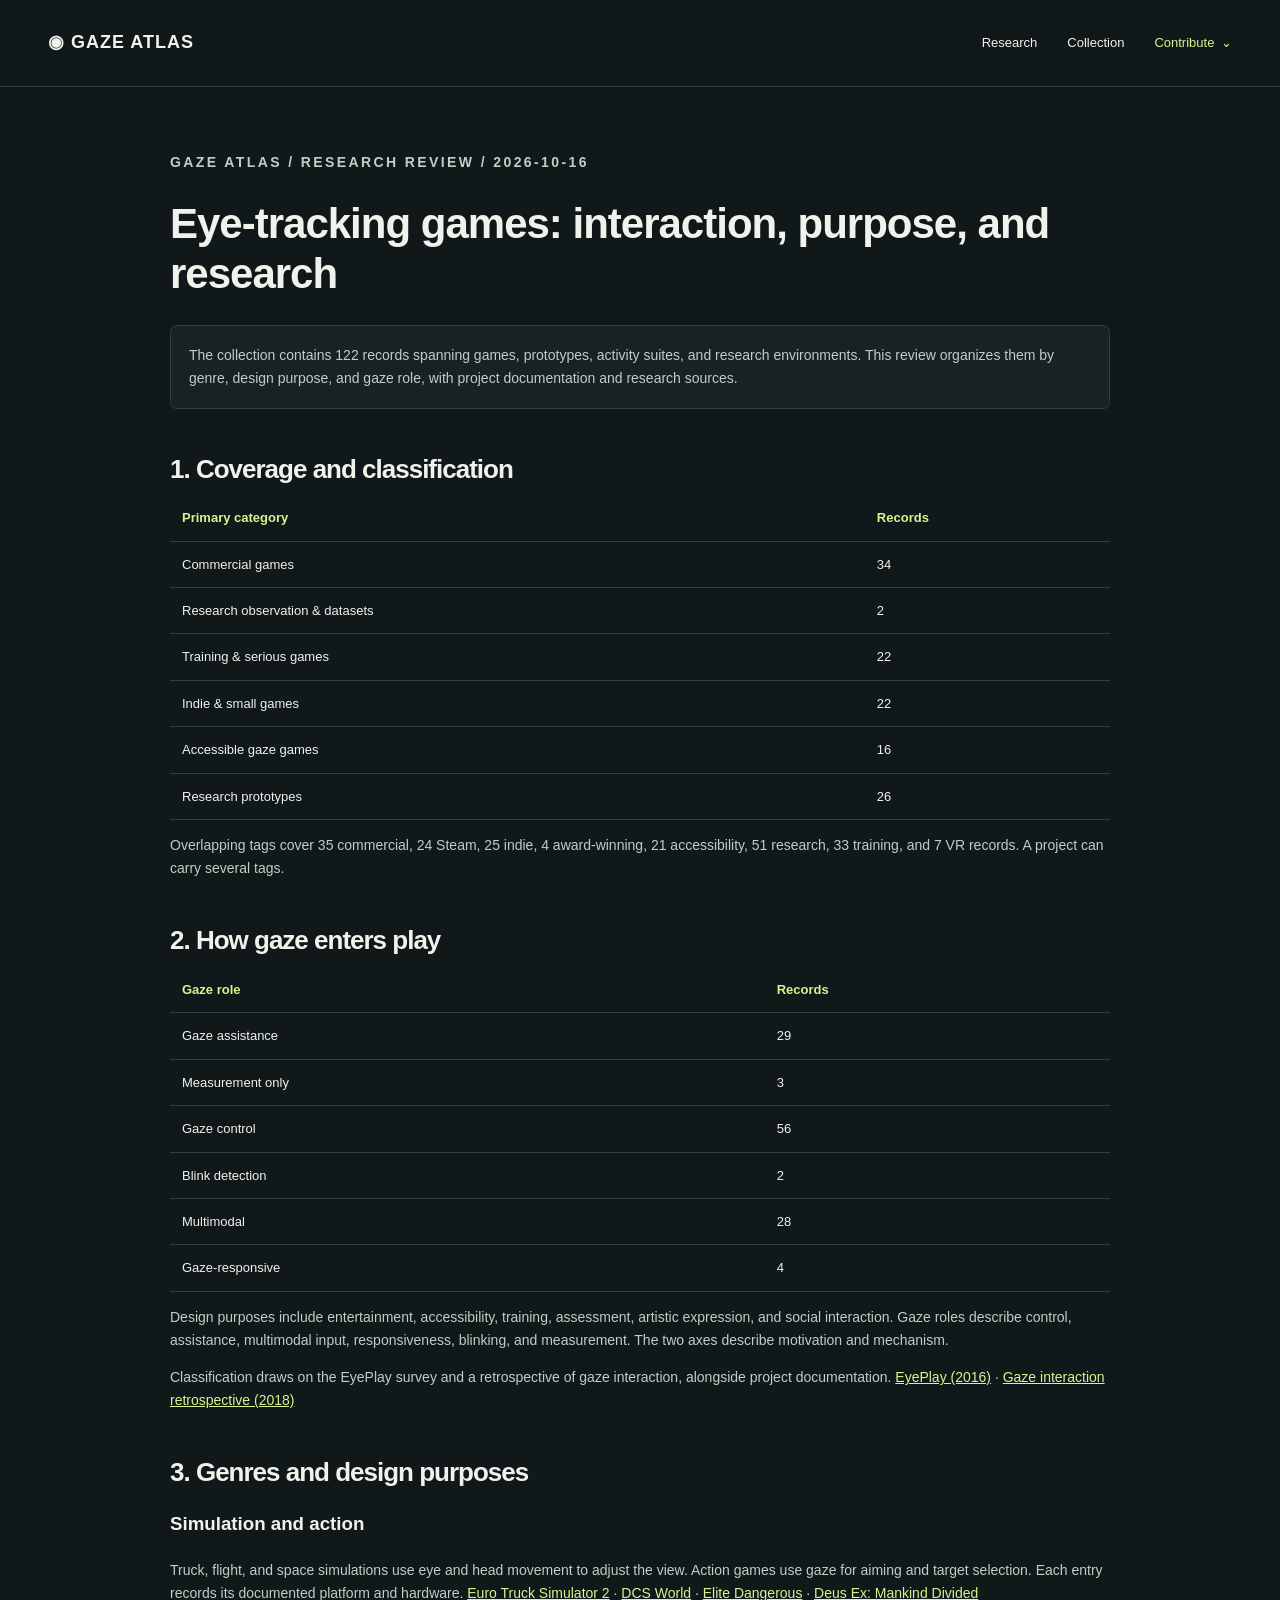
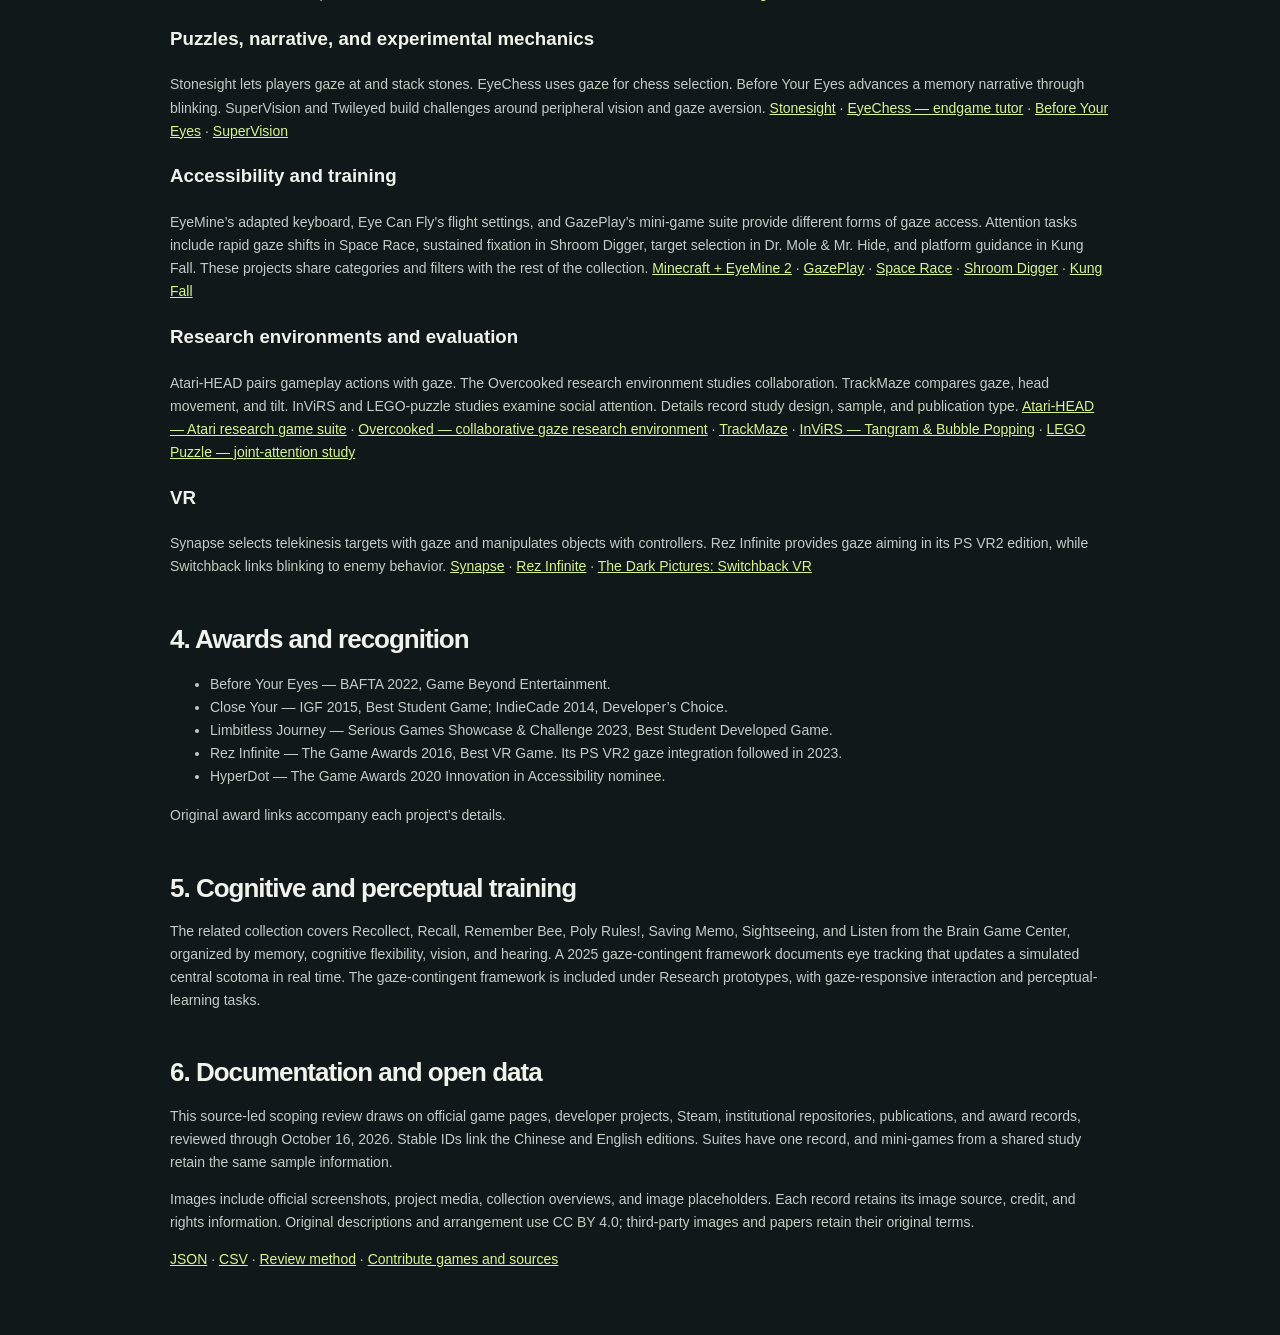
<file: en/review.html>
<!doctype html><html lang="en"><head><meta charset="utf-8"><meta name="viewport" content="width=device-width,initial-scale=1"><title>Eye-tracking games: interaction, purpose, and research · Gaze Atlas</title><link rel="stylesheet" href="../style.css?v=20261016-source-images"><script src="../community.js?v=20261016-source-images" defer></script></head><body><header><a class="brand" href="./">◉ GAZE ATLAS</a><nav><a href="research.html">Research</a><a href="./">Collection</a><details class="community-menu"><summary>Contribute <span aria-hidden="true">⌄</span></summary><div class="community-dropdown"><a href="research.html#contribute-paper">Submit a paper</a><a href="contribute.html#submit">Submit a game</a><a href="contribute.html#forms">Bilingual forms</a><a href="contribute.html#guide">Contribution guide</a><a href="contribute.html#checks">Automated checks</a><a href="contributors.html">Contributors</a></div></details></nav></header><main class="review-page"><p class="eyebrow">GAZE ATLAS / RESEARCH REVIEW / 2026-10-16</p><h1>Eye-tracking games: interaction, purpose, and research</h1><p class="note">The collection contains 122 records spanning games, prototypes, activity suites, and research environments. This review organizes them by genre, design purpose, and gaze role, with project documentation and research sources.</p>
 <h2>1. Coverage and classification</h2><div class="table-scroll"><table><thead><tr><th>Primary category</th><th>Records</th></tr></thead><tbody><tr><td>Commercial games</td><td>34</td></tr><tr><td>Research observation &amp; datasets</td><td>2</td></tr><tr><td>Training &amp; serious games</td><td>22</td></tr><tr><td>Indie &amp; small games</td><td>22</td></tr><tr><td>Accessible gaze games</td><td>16</td></tr><tr><td>Research prototypes</td><td>26</td></tr></tbody></table></div><p>Overlapping tags cover 35 commercial, 24 Steam, 25 indie, 4 award-winning, 21 accessibility, 51 research, 33 training, and 7 VR records. A project can carry several tags.</p>
 <h2>2. How gaze enters play</h2><div class="table-scroll"><table><thead><tr><th>Gaze role</th><th>Records</th></tr></thead><tbody><tr><td>Gaze assistance</td><td>29</td></tr><tr><td>Measurement only</td><td>3</td></tr><tr><td>Gaze control</td><td>56</td></tr><tr><td>Blink detection</td><td>2</td></tr><tr><td>Multimodal</td><td>28</td></tr><tr><td>Gaze-responsive</td><td>4</td></tr></tbody></table></div><p>Design purposes include entertainment, accessibility, training, assessment, artistic expression, and social interaction. Gaze roles describe control, assistance, multimodal input, responsiveness, blinking, and measurement. The two axes describe motivation and mechanism.</p><p>Classification draws on the EyePlay survey and a retrospective of gaze interaction, alongside project documentation. <a href="https://doi.org/10.1145/2967934.2968084">EyePlay (2016)</a> · <a href="https://doi.org/10.1016/j.cag.2018.04.002">Gaze interaction retrospective (2018)</a></p>
 <h2>3. Genres and design purposes</h2>
 <h3>Simulation and action</h3><p>Truck, flight, and space simulations use eye and head movement to adjust the view. Action games use gaze for aiming and target selection. Each entry records its documented platform and hardware. <a href="https://gaming.tobii.com/games/euro-truck-simulator-2/" target="_blank" rel="noopener noreferrer">Euro Truck Simulator 2</a> · <a href="https://gaming.tobii.com/games/dcs-world/" target="_blank" rel="noopener noreferrer">DCS World</a> · <a href="https://gaming.tobii.com/games/elite-dangerous/" target="_blank" rel="noopener noreferrer">Elite Dangerous</a> · <a href="https://gaming.tobii.com/games/deus-ex-mankind-divided/" target="_blank" rel="noopener noreferrer">Deus Ex: Mankind Divided</a></p>
 <h3>Puzzles, narrative, and experimental mechanics</h3><p>Stonesight lets players gaze at and stack stones. EyeChess uses gaze for chess selection. Before Your Eyes advances a memory narrative through blinking. SuperVision and Twileyed build challenges around peripheral vision and gaze aversion. <a href="https://lionieloewenherz.itch.io/stonesight-find-your-balance" target="_blank" rel="noopener noreferrer">Stonesight</a> · <a href="https://homepages.tuni.fi/oleg.spakov/publications/Spakov_ECEM_05.pdf" target="_blank" rel="noopener noreferrer">EyeChess — endgame tutor</a> · <a href="https://store.steampowered.com/app/1082430/Before_Your_Eyes/" target="_blank" rel="noopener noreferrer">Before Your Eyes</a> · <a href="https://eprints.lancs.ac.uk/id/eprint/133629/1/SuperVision_CHI_CameraReady.pdf" target="_blank" rel="noopener noreferrer">SuperVision</a></p>
 <h3>Accessibility and training</h3><p>EyeMine’s adapted keyboard, Eye Can Fly’s flight settings, and GazePlay’s mini-game suite provide different forms of gaze access. Attention tasks include rapid gaze shifts in Space Race, sustained fixation in Shroom Digger, target selection in Dr. Mole & Mr. Hide, and platform guidance in Kung Fall. These projects share categories and filters with the rest of the collection. <a href="https://www.specialeffect.org.uk/how-we-can-help/eyemine" target="_blank" rel="noopener noreferrer">Minecraft + EyeMine 2</a> · <a href="https://gazeplay.github.io/GazePlay/" target="_blank" rel="noopener noreferrer">GazePlay</a> · <a href="https://pmc.ncbi.nlm.nih.gov/articles/PMC5897171/" target="_blank" rel="noopener noreferrer">Space Race</a> · <a href="https://pmc.ncbi.nlm.nih.gov/articles/PMC5897171/" target="_blank" rel="noopener noreferrer">Shroom Digger</a> · <a href="https://pong-center.ucsd.edu/eye-tracking-games/" target="_blank" rel="noopener noreferrer">Kung Fall</a></p>
 <h3>Research environments and evaluation</h3><p>Atari-HEAD pairs gameplay actions with gaze. The Overcooked research environment studies collaboration. TrackMaze compares gaze, head movement, and tilt. InViRS and LEGO-puzzle studies examine social attention. Details record study design, sample, and publication type. <a href="https://arxiv.org/abs/1903.06754" target="_blank" rel="noopener noreferrer">Atari-HEAD — Atari research game suite</a> · <a href="https://arxiv.org/abs/2407.03298" target="_blank" rel="noopener noreferrer">Overcooked — collaborative gaze research environment</a> · <a href="https://www.yorku.ca/mack/hcii2018b.pdf" target="_blank" rel="noopener noreferrer">TrackMaze</a> · <a href="https://doi.org/10.1109/TNSRE.2021.3108351" target="_blank" rel="noopener noreferrer">InViRS — Tangram &amp; Bubble Popping</a> · <a href="https://www.mdpi.com/2076-328X/14/10/871" target="_blank" rel="noopener noreferrer">LEGO Puzzle — joint-attention study</a></p>
 <h3>VR</h3><p>Synapse selects telekinesis targets with gaze and manipulates objects with controllers. Rez Infinite provides gaze aiming in its PS VR2 edition, while Switchback links blinking to enemy behavior. <a href="https://www.playstation.com/en-us/games/synapse/" target="_blank" rel="noopener noreferrer">Synapse</a> · <a href="https://www.playstation.com/en-us/games/rez-infinite/" target="_blank" rel="noopener noreferrer">Rez Infinite</a> · <a href="https://blog.playstation.com/2023/02/15/from-rush-of-blood-to-switchback-vr-supermassive-games-discusses-leveling-up-on-ps-vr2/" target="_blank" rel="noopener noreferrer">The Dark Pictures: Switchback VR</a></p>
 <h2>4. Awards and recognition</h2><ul><li>Before Your Eyes — BAFTA 2022, Game Beyond Entertainment.</li><li>Close Your — IGF 2015, Best Student Game; IndieCade 2014, Developer’s Choice.</li><li>Limbitless Journey — Serious Games Showcase &amp; Challenge 2023, Best Student Developed Game.</li><li>Rez Infinite — The Game Awards 2016, Best VR Game. Its PS VR2 gaze integration followed in 2023.</li><li>HyperDot — The Game Awards 2020 Innovation in Accessibility nominee.</li></ul><p>Original award links accompany each project’s details.</p>
 <h2>5. Cognitive and perceptual training</h2><p>The related collection covers Recollect, Recall, Remember Bee, Poly Rules!, Saving Memo, Sightseeing, and Listen from the Brain Game Center, organized by memory, cognitive flexibility, vision, and hearing. A 2025 gaze-contingent framework documents eye tracking that updates a simulated central scotoma in real time. The gaze-contingent framework is included under Research prototypes, with gaze-responsive interaction and perceptual-learning tasks. </p>
 <h2>6. Documentation and open data</h2><p>This source-led scoping review draws on official game pages, developer projects, Steam, institutional repositories, publications, and award records, reviewed through October 16, 2026. Stable IDs link the Chinese and English editions. Suites have one record, and mini-games from a shared study retain the same sample information.</p><p>Images include official screenshots, project media, collection overviews, and image placeholders. Each record retains its image source, credit, and rights information. Original descriptions and arrangement use CC BY 4.0; third-party images and papers retain their original terms.</p><p><a href="data/games.json?v=20261016-source-images">JSON</a> · <a href="data/games.csv?v=20261016-source-images">CSV</a> · <a href="data/review-method.json?v=20261016-source-images">Review method</a> · <a href="https://github.com/sharkburger/eyeTrackingGame_OpenDataBase/issues/new">Contribute games and sources</a></p></main></body></html>
</file>
<file: style.css>
:root{color-scheme:dark;--bg:#101819;--panel:#182224;--ink:#eff3eb;--muted:#a4b1ad;--accent:#d6f591;--line:#31403e}*{box-sizing:border-box}html{scroll-behavior:smooth;scroll-padding-top:24px}body{margin:0;background:var(--bg);color:var(--ink);font-family:Inter,"PingFang SC","Microsoft YaHei",sans-serif;line-height:1.65}a{color:inherit;text-decoration:none}button,input,select{font:inherit}button,a,input,select{touch-action:manipulation}button,a{transition:background .2s,color .2s,transform .2s}a:hover{color:var(--accent)}:focus-visible{outline:2px solid var(--accent);outline-offset:5px}.skip{position:absolute;left:20px;top:-100px;background:var(--accent);color:#102014;padding:12px;z-index:10}.skip:focus{top:8px}header,main,footer{max-width:1380px;margin:auto}header{padding:28px 48px;display:flex;justify-content:space-between;align-items:center;border-bottom:1px solid var(--line)}.brand{font-size:18px;font-weight:800;letter-spacing:1px;display:flex;gap:12px;align-items:center}.eye{font-size:30px;color:var(--accent)}.brand-sub{font-size:11px;letter-spacing:2px;color:var(--muted);border-left:1px solid var(--line);padding-left:15px;font-weight:400}nav{display:flex;gap:30px;font-size:13px}main{padding:0 48px}.hero{position:relative;min-height:560px;display:grid;grid-template-columns:1.15fr 1fr;align-items:center;overflow:hidden}.eyebrow{color:var(--accent);font-size:11px;letter-spacing:2.4px;font-weight:600}.eyebrow span{display:inline-block;background:var(--accent);width:6px;height:6px;border-radius:50%;margin-right:7px}h1{font-size:clamp(48px,5.6vw,78px);letter-spacing:-3px;line-height:1.2;margin:25px 0}.intro{font-size:16px;color:var(--muted);line-height:1.9}.primary{background:var(--accent);color:#152014;display:inline-flex;gap:45px;padding:13px 21px;font-size:14px;font-weight:700;margin-top:20px;border-radius:4px}.primary:hover{background:#e5ffb1;color:#152014;transform:translateY(-2px)}.edition{font-family:monospace;color:var(--muted);font-size:11px;margin-top:23px}.edition span{padding:0 10px}.hero-art{position:relative;aspect-ratio:1;max-height:480px;background:radial-gradient(ellipse at center,#263a2b55,transparent 65%)}.orbit{position:absolute;left:50%;top:50%;border:1px solid #63865d66;border-radius:50%;transform:translate(-50%,-50%)}.orbit-a{width:90%;height:90%}.orbit-b{width:70%;height:70%;border-style:dashed;transform:translate(-50%,-50%) rotate(25deg)}.orbit-c{width:44%;height:44%;border:1px solid #a7cb7288;background:radial-gradient(circle,#d6f59114,transparent 75%)}.hero-art:before,.hero-art:after{content:"";position:absolute;background:#52684c55;left:50%;top:6%;width:1px;height:88%}.hero-art:after{transform:rotate(90deg)}.reticle{position:absolute;left:50%;top:50%;transform:translate(-50%,-50%);border:1px solid var(--accent);height:70px;width:105px;display:grid;place-content:center;background:#18251c;border-radius:50%;box-shadow:0 0 65px #d6f59122}.reticle span{color:var(--accent);font-size:30px;text-align:center;line-height:1}.reticle b{position:absolute;white-space:nowrap;left:10px;top:85px;font-size:10px;font-family:monospace;color:var(--accent);letter-spacing:2px}.art-label{position:absolute;color:#b4c7a4;font-family:monospace;letter-spacing:2px;font-size:10px}.label-a{left:3%;top:20%}.label-b{right:0;bottom:25%}.label-c{left:32%;bottom:0}.dot{width:9px;height:9px;border-radius:50%;background:var(--accent);position:absolute;box-shadow:0 0 14px #d6f591}.dot-a{top:25%;right:24%}.dot-b{bottom:18%;left:21%}.stats{border-block:1px solid var(--line);display:grid;grid-template-columns:repeat(4,1fr);padding:27px 0}.stats div{display:flex;flex-direction:column;padding-left:32px;border-right:1px solid var(--line)}.stats div:first-child{padding-left:0}.stats div:last-child{border:0}.stats strong{font-size:24px;font-weight:500}.stats span{font-size:12px;color:var(--muted)}.catalog{padding:70px 0}.section-head{display:flex;justify-content:space-between;align-items:end;margin-bottom:28px}h2{font-size:31px;line-height:1.4;letter-spacing:-1px;margin:8px 0}h2 span{color:var(--accent);margin-left:18px;font-weight:400}.downloads{display:flex;gap:10px}.downloads a{border:1px solid var(--line);border-radius:5px;padding:8px 14px;font-size:12px}.toolbar{display:flex;gap:12px}.toolbar label{font-size:11px;color:var(--muted);display:flex;align-items:center;gap:12px;padding:10px 15px;background:var(--panel);border:1px solid var(--line);border-radius:5px}.toolbar .search{flex:1;padding:6px 16px}.search span{font-size:24px}.search input{width:100%;background:transparent;border:0;color:var(--ink);padding:9px 0;font-size:13px}.search input::placeholder{color:var(--muted)}select{max-width:185px;border:0;background:var(--panel);color:var(--ink);font-size:12px;padding:6px}.filter-row{display:flex;justify-content:space-between;align-items:center;margin:25px 0}.filter-row button{background:transparent;border:0;color:var(--muted);font-size:12px;padding:8px 16px;cursor:pointer;border-radius:4px}.filter-row button[aria-pressed=true]{background:var(--accent);color:#182313}.filter-row button:hover{color:var(--ink);background:#34433c}.filter-row #categories{display:flex;gap:6px}#count{font-size:11px;color:var(--muted)}.grid{display:grid;grid-template-columns:repeat(3,minmax(0,1fr));gap:25px 22px}.card{background:var(--panel);border:1px solid var(--line);border-radius:8px;overflow:hidden;display:flex;flex-direction:column}.card:hover{border-color:#779664}.image-wrap{position:relative;aspect-ratio:16/9;background:#223435;overflow:hidden}.image-wrap img{width:100%;height:100%;object-fit:cover;transition:transform .4s}.card:hover img{transform:scale(1.035)}.image-label{position:absolute;bottom:10px;left:10px;padding:3px 8px;font-size:10px;border-radius:3px;background:#101819df;color:#d1dfd6}.image-error{position:absolute;inset:0;display:grid;place-content:center;text-align:center;padding:24px;color:var(--muted);background:linear-gradient(135deg,#203530,#182024);font-size:13px}.card-body{padding:20px;display:flex;flex-direction:column;flex:1}.card-meta{display:flex;justify-content:space-between;font-size:10px;letter-spacing:1px;color:var(--accent);margin-bottom:10px}.card h3{font-size:18px;line-height:1.4;margin:0 0 3px}.cn{font-size:12px;color:var(--muted);margin:0 0 14px}.desc{color:#bac5c0;font-size:12px;line-height:1.85;margin:0 0 16px}.tags{display:flex;gap:5px;flex-wrap:wrap;margin-top:auto}.tag{font-size:10px;border:1px solid #3c4b47;color:#c0cec4;padding:3px 7px;border-radius:3px}.card-bottom{display:flex;justify-content:space-between;gap:8px;align-items:center;margin-top:19px;padding-top:13px;border-top:1px solid var(--line)}.card-bottom span{font-size:10px;color:var(--muted)}.details{background:transparent;color:var(--ink);border:0;padding:3px;font-size:12px;cursor:pointer}.details:hover{color:var(--accent)}.about{border-top:1px solid var(--line);padding:65px 0 75px;display:grid;grid-template-columns:1fr 1fr;gap:100px}.about p{font-size:13px;color:var(--muted)}.about a{font-size:13px;color:var(--accent)}.method article{display:flex;gap:22px;padding:15px 0;border-bottom:1px solid var(--line)}.method article>span{color:var(--accent);font-family:monospace;font-size:12px;padding-top:4px}.method h3{font-size:15px;margin:0}.method p{font-size:12px;margin:8px 0}footer{padding:24px 48px;border-top:1px solid var(--line);display:flex;justify-content:space-between;align-items:center;font-size:11px;color:var(--muted)}footer .brand{font-size:13px;color:var(--ink)}dialog{background:var(--panel);color:var(--ink);border:1px solid var(--line);border-radius:12px;padding:0;width:min(760px,94vw);max-height:88vh}dialog::backdrop{background:#000b;backdrop-filter:blur(5px)}.close{position:absolute;right:14px;top:14px;background:#101819ed;color:white;border:1px solid #64776c;border-radius:50%;width:36px;height:36px;font-size:23px;cursor:pointer;z-index:2}.detail-img{width:100%;max-height:330px;object-fit:cover}.detail-body{padding:28px}.detail-body h2{font-size:26px}.detail-body p{font-size:14px}.detail-body dl{display:grid;grid-template-columns:90px 1fr;font-size:13px;gap:12px}.detail-body dt{color:var(--muted)}.detail-body dd{margin:0}.source-links{display:flex;flex-wrap:wrap;gap:12px;margin-top:25px}.source-links a{color:var(--accent);font-size:13px;text-decoration:underline}.credit{font-size:11px!important;color:var(--muted)}#empty{text-align:center;padding:70px 10px}#empty button{background:var(--accent);padding:10px 20px;border:0;border-radius:4px;cursor:pointer}#empty p{color:var(--muted)}[hidden]{display:none!important}@media(max-width:1050px){header{padding-inline:28px}main{padding-inline:28px}.brand-sub{display:none}.toolbar{flex-wrap:wrap}.search{min-width:100%}.grid{grid-template-columns:repeat(2,minmax(0,1fr))}.about{gap:40px}.hero{min-height:520px}.hero-art{min-width:300px}.stats strong{font-size:20px}}@media(max-width:640px){header{padding:18px 20px}.brand{font-size:14px}.eye{font-size:22px}nav{gap:14px;font-size:11px}nav a[href="#catalog"]{display:none}main{padding:0 20px}.hero{grid-template-columns:1fr;min-height:auto;padding:35px 0}.hero-art{position:absolute;width:230px;min-width:0;right:-70px;top:150px;opacity:.25;pointer-events:none}.hero h1{font-size:53px;position:relative;z-index:1}.hero .intro{position:relative;z-index:1;font-size:14px}.stats{grid-template-columns:1fr 1fr;gap:20px}.stats div{padding-left:15px}.stats div:nth-child(3){padding-left:0}.stats div:nth-child(2){border:0}.stats strong{font-size:20px}.catalog{padding:45px 0}.section-head{align-items:center}h2{font-size:25px}.section-head h2 span{display:none}.downloads{gap:5px}.downloads a{padding:7px;font-size:10px}.toolbar{gap:8px}.toolbar label{padding:6px 9px;flex:1;gap:5px}.toolbar select{max-width:125px;font-size:11px}.filter-row{align-items:start;gap:10px;flex-direction:column}.filter-row #categories{gap:2px;flex-wrap:wrap}.filter-row button{padding:8px 11px}.grid{grid-template-columns:1fr;gap:20px}.card h3{font-size:20px}.desc{font-size:13px}.about{grid-template-columns:1fr;gap:25px;padding:40px 0}footer{padding:22px 20px;gap:15px;flex-wrap:wrap}footer p{display:none}.detail-body{padding:20px}.detail-body dl{grid-template-columns:70px 1fr}}@media(prefers-reduced-motion:reduce){*{scroll-behavior:auto!important;transition:none!important}}

/* EXPANDED REVIEW */

.review-callout{display:flex;align-items:center;gap:30px;background:#1b2c25;border:1px solid #526944;border-radius:7px;padding:22px;margin-bottom:24px}.review-callout b{font-size:16px}.review-callout p{font-size:12px;color:var(--muted);margin:7px 0 0}.review-callout>a{min-width:180px;color:var(--accent);font-size:12px}.advanced-filters{display:grid;grid-template-columns:repeat(4,minmax(0,1fr));gap:10px;margin-top:12px}.advanced-filters label{font-size:11px;color:var(--muted);display:flex;flex-direction:column;gap:3px;padding:8px 12px;border:1px solid var(--line);border-radius:5px;background:var(--panel)}.advanced-filters select{max-width:none;width:100%;font-size:12px}.advanced-filters button,.more-wrap button{border:1px solid var(--line);background:var(--panel);color:var(--ink);border-radius:5px;padding:12px;cursor:pointer}.more-wrap{text-align:center;margin-top:30px}.more-wrap button{min-width:220px;background:var(--accent);color:#182313}.filter-row{align-items:flex-start;gap:15px}.filter-row #categories{flex-wrap:wrap;gap:6px;flex:1}.filter-row small{opacity:.7;font-size:10px;margin-left:5px}#count{max-width:210px;text-align:right}.card-meta{gap:12px;letter-spacing:0}.card-meta span:last-child{text-align:right}.card-bottom{align-items:flex-start}.card-bottom>span{max-width:58%}.card-bottom button{flex-shrink:0}.tag-scope{border-color:#5a7049;color:var(--accent)}.award-flag{position:absolute;top:10px;right:10px;background:#d6f591;color:#182313;border-radius:4px;padding:4px 8px;font-size:10px}.evidence{border-left:2px solid var(--accent);padding-left:14px;color:var(--muted)}.award-detail a{color:var(--accent);text-decoration:underline}.detail-body dd{overflow-wrap:anywhere}.detail-body .image-wrap{max-height:350px}.review-page{max-width:1000px;padding:50px 30px;margin:auto}.review-page h1{font-size:42px;letter-spacing:-1px}.review-page h2{font-size:26px;margin-top:42px}.review-page p,.review-page li{color:#c1cdc5;font-size:14px}.review-page a{color:var(--accent);text-decoration:underline}.review-page table{border-collapse:collapse;width:100%;font-size:13px}.review-page th,.review-page td{padding:12px;border-bottom:1px solid var(--line);text-align:left;vertical-align:top}.review-page th{color:var(--accent)}.review-page .note{padding:18px;border:1px solid var(--line);border-radius:7px;background:var(--panel)}@media(max-width:900px){.advanced-filters{grid-template-columns:repeat(3,minmax(0,1fr))}}@media(max-width:640px){.advanced-filters{grid-template-columns:repeat(2,minmax(0,1fr))}.review-callout{flex-direction:column;align-items:flex-start;gap:14px;padding:16px}.review-callout>a{min-width:0}.filter-row #categories{gap:5px}#count{max-width:none;text-align:left}.filter-row button{font-size:11px;padding:7px 9px}.card-meta{font-size:11px}.review-page{padding:30px 20px}.review-page h1{font-size:32px}.review-page table{font-size:11px}.review-page td,.review-page th{padding:8px}.review-page .table-scroll{overflow-x:auto}nav a[href="review.html"]{font-size:10px}}

/* Related training collection */
.topic-page{max-width:1320px;margin:0 auto;padding:65px 35px}.topic-page h1{font-size:clamp(32px,5vw,56px);line-height:1.15}.topic-intro{max-width:850px;font-size:18px;line-height:1.7}.scope-note{max-width:900px;color:var(--muted);line-height:1.7}.topic-links{display:flex;gap:20px;flex-wrap:wrap;margin:24px 0}.topic-links a,.topic-page>p a{color:var(--accent)}.topic-toolbar{display:flex;align-items:center;gap:14px;flex-wrap:wrap;margin:32px 0}.topic-toolbar input,.topic-toolbar select{background:#1b2926;border:1px solid #3b4b42;border-radius:5px;padding:12px;color:#edf2e8}.topic-toolbar input{min-width:250px}.training-card[hidden]{display:none}.training-card h2{font-size:23px;letter-spacing:0;margin:10px 0}.training-card p{line-height:1.7}.training-card dl{font-size:13px;display:grid;grid-template-columns:110px 1fr;gap:7px 14px}.training-card dt{color:var(--muted)}.training-card dd{margin:0}.training-card .source-links{margin-top:20px}.training-card .credit{font-size:11px;color:var(--muted)}.training-card .image-wrap{aspect-ratio:16/10}.training-card .image-wrap img{object-fit:contain;background:#18241f}@media(max-width:640px){.topic-page{padding:35px 18px}.topic-toolbar{align-items:stretch;flex-direction:column}.topic-toolbar input{min-width:0;width:100%}.topic-page h1{font-size:35px}.topic-links{gap:12px}.training-card dl{grid-template-columns:95px 1fr}}

/* Homepage collection links */
.hero-actions{display:flex;flex-wrap:wrap;gap:12px;align-items:stretch;margin-top:20px;position:relative;z-index:1}.hero-actions .primary{margin-top:0;gap:24px}.hero-actions>a{display:inline-flex;align-items:center;justify-content:space-between;min-height:50px}.hero-actions .secondary{border:1px solid var(--accent);border-radius:4px;color:var(--accent);padding:12px 20px;font-size:14px;font-weight:600;gap:20px}.hero-actions .secondary:hover{background:#d6f59114}.training-nav{color:var(--accent)}@media(max-width:850px){header{flex-wrap:wrap;gap:12px}nav{flex-wrap:wrap;gap:16px}}@media(max-width:640px){.hero-actions{align-items:stretch}.hero-actions>a{width:100%;font-size:13px}header nav{width:100%;justify-content:space-between;gap:10px}.hero-actions .secondary{font-size:13px}}

/* Donut-eye artwork */
.hero-donut{background:none;display:flex;align-items:center;justify-content:center}.hero-donut:before,.hero-donut:after{display:none}.hero-donut img{display:block;width:100%;height:100%;object-fit:contain}.image-wrap.collection-art{background:#141f20}.image-wrap.collection-art img{object-fit:contain;padding:20px}.artwork-caption{position:absolute;bottom:10px;right:10px;background:#172322dd;color:var(--muted);padding:3px 7px;border-radius:3px;font-size:10px}@media(max-width:640px){.hero-donut{position:relative;right:auto;top:auto;width:min(78vw,330px);min-width:0;max-height:none;opacity:1;margin:25px auto 0}.image-wrap.collection-art img{padding:16px}}

/* Neutral image placeholders */
.image-wrap.image-placeholder{background:#252c2e}.image-wrap.image-placeholder img{object-fit:cover;padding:0}.image-wrap.image-placeholder:after{content:attr(data-placeholder);position:absolute;bottom:14px;left:0;right:0;text-align:center;font-size:11px;letter-spacing:.06em;color:#a2abad;pointer-events:none}.training-card .image-wrap.image-placeholder img{background:#252c2e}

/* Community navigation and contribution pages */
.community-menu{position:relative}.community-menu>summary{cursor:pointer;list-style:none;color:var(--accent);white-space:nowrap}.community-menu>summary::-webkit-details-marker{display:none}.community-menu>summary span{display:inline-block;margin-left:3px}.community-menu[open]>summary span{transform:rotate(180deg)}.community-dropdown{position:absolute;top:calc(100% + 14px);right:0;min-width:220px;background:#1a2527;border:1px solid #46534e;box-shadow:0 14px 35px #0006;border-radius:8px;padding:8px;z-index:30}.community-dropdown>a{display:block;padding:10px 12px;border-radius:4px;font-size:13px;white-space:nowrap}.community-dropdown>a:hover,.community-dropdown>a:focus-visible{background:#293735;color:var(--accent)}header{position:relative;z-index:10}.community-page{max-width:1050px;padding:55px 35px;margin:auto}.community-page h1{font-size:clamp(35px,5vw,56px);letter-spacing:-1.5px}.community-intro{font-size:18px;max-width:850px;color:var(--muted)}.community-tabs{display:flex;flex-wrap:wrap;gap:12px;margin:28px 0}.community-tabs a{border:1px solid var(--line);border-radius:5px;padding:8px 12px;color:var(--accent)}.community-section{padding:30px 0;border-top:1px solid var(--line);scroll-margin-top:25px}.community-section h2{font-size:27px;letter-spacing:-.4px;margin:0 0 14px}.community-section p,.community-section li{color:#bdc8c3}.community-section a{color:var(--accent)}.submission-form{display:grid;grid-template-columns:1fr 1fr;gap:20px;margin-top:25px}.field{display:flex;flex-direction:column;gap:7px;min-width:0}.field:has(textarea){grid-column:1/-1}.field label{font-size:14px}.field label span{color:var(--accent)}.field input,.field textarea,.field select{width:100%;background:#1a2527;color:var(--ink);border:1px solid #46534e;border-radius:5px;padding:12px;font-size:14px}.field textarea{resize:vertical;min-height:110px}.field small{color:var(--muted);font-size:12px}.checkbox-field{grid-column:1/-1;display:flex;align-items:flex-start;gap:10px;font-size:13px;color:var(--muted)}.checkbox-field input{margin-top:5px;accent-color:var(--accent)}.community-button,.community-actions button{display:inline-flex;align-items:center;justify-content:center;gap:8px;padding:11px 18px;border-radius:5px;border:1px solid var(--accent);background:var(--accent);color:#172217!important;font-size:14px;font-weight:600;cursor:pointer}.submission-form>.community-button{justify-self:start}.community-actions{display:flex;align-items:center;flex-wrap:wrap;gap:15px;margin:20px 0}.community-actions>a{font-size:14px}.community-actions button{background:transparent;color:var(--accent)!important}.submission-preview{background:#192523;border:1px solid #4f6549;border-radius:8px;padding:22px;margin:25px 0;scroll-margin-top:25px}.submission-preview[hidden]{display:none}.submission-preview pre{white-space:pre-wrap;overflow-wrap:anywhere;font-size:13px;line-height:1.8;color:#d1dcd5;background:#111c1c;padding:18px;border-radius:4px;max-height:480px;overflow:auto}.community-steps{padding-left:24px}.community-steps li{padding:5px 0}.check-grid{display:grid;grid-template-columns:1fr 1fr;gap:16px;margin:22px 0}.check-grid article{background:var(--panel);border:1px solid var(--line);padding:20px;border-radius:7px}.check-grid h3{font-size:17px;margin:0 0 8px}.check-grid p{font-size:13px;margin:0}.command-block{white-space:pre-wrap;overflow-wrap:anywhere;background:#182224;padding:18px;border-radius:5px;font-size:13px}.contributors-grid{display:grid;grid-template-columns:repeat(3,minmax(0,1fr));gap:18px;margin:30px 0}.contributor-card{display:flex;align-items:flex-start;flex-direction:column;gap:12px;background:var(--panel);padding:25px;border:1px solid var(--line);border-radius:8px}.contributor-card>span:last-child{font-size:13px;color:var(--muted)}.contributor-initial{height:54px;width:54px;display:grid;place-items:center;border-radius:50%;background:#344438;color:var(--accent);font-size:24px;font-weight:600}@media(max-width:640px){.community-page{padding:30px 20px}.community-page h1{font-size:35px}.submission-form,.check-grid,.contributors-grid{grid-template-columns:1fr}.community-dropdown{min-width:205px;max-width:calc(100vw - 40px)}.community-page header nav{width:auto}.community-tabs{gap:8px}.community-tabs a{font-size:12px;padding:7px 9px}.submission-preview{padding:15px}.community-section h2{font-size:24px}.command-block{font-size:11px}.community-actions{align-items:flex-start;flex-direction:column}.community-menu>summary{font-size:12px}}@media(prefers-reduced-motion:reduce){.submission-preview{scroll-behavior:auto}}

.image-wrap.source-figure img{object-fit:contain;background:#111819}.image-wrap.source-figure{background:#111819}
</file>
<file: research.css>
.research-page{padding-bottom:70px}.research-hero{display:grid;grid-template-columns:1fr 180px;gap:50px;padding:65px 0 35px;align-items:center}.research-hero h1{font-size:clamp(38px,4.8vw,65px);letter-spacing:-2px;max-width:850px}.research-total{border-left:1px solid var(--line);padding-left:32px;display:flex;flex-direction:column;color:var(--muted)}.research-total strong{font-size:72px;line-height:1.2;color:var(--accent);font-weight:500}.research-total small{margin-top:16px;font-family:monospace}.research-downloads{display:flex;flex-wrap:wrap;gap:24px;align-items:center;border-bottom:1px solid var(--line);padding-bottom:28px;font-size:13px}.research-downloads span{margin-right:auto;color:var(--muted)}.research-downloads a,.paper-links a,.paper-related a{color:var(--accent)}.paper-controls{display:grid;grid-template-columns:2fr 1.2fr 1.2fr .75fr auto;gap:12px;margin:32px 0;align-items:end}.paper-controls label{display:flex;flex-direction:column;font-size:12px;color:var(--muted);gap:7px}.paper-controls input,.paper-controls select,.paper-controls button{width:100%;min-width:0;max-width:none;padding:12px;background:var(--panel);color:var(--ink);border:1px solid var(--line);border-radius:5px}.paper-controls button{cursor:pointer}.research-list-heading{display:flex;align-items:center;justify-content:space-between}.research-list-heading h2{font-size:21px;letter-spacing:0}.research-list-heading p{color:var(--muted);font-size:13px}.paper-list{display:grid;grid-template-columns:1fr 1fr;gap:18px}.paper{border:1px solid var(--line);border-radius:8px;background:var(--panel);padding:25px;overflow-wrap:anywhere;scroll-margin-top:24px}.paper:target{border-color:var(--accent);box-shadow:0 0 0 1px var(--accent)}.paper[hidden]{display:none}.paper-meta{display:flex;flex-wrap:wrap;gap:8px 14px;font-size:11px;color:var(--accent)}.paper h2{font-size:20px;line-height:1.4;letter-spacing:-.3px;margin:17px 0 12px}.paper-authors,.paper-venue{font-size:12px;color:var(--muted);margin:4px 0}.paper-venue{font-style:italic}.paper-summary{font-size:14px;line-height:1.8;margin:18px 0}.paper-links{display:flex;flex-wrap:wrap;gap:10px 20px;font-size:12px}.paper-related{padding-top:15px;border-top:1px solid var(--line);font-size:12px;margin-bottom:0}.research-notes{border-top:1px solid var(--line);padding-top:25px;margin-top:38px;max-width:950px}.research-notes h2{font-size:23px}.research-notes p{color:var(--muted);font-size:14px}nav{flex-wrap:wrap;align-items:center}nav [aria-current=page]{color:var(--accent)}@media(max-width:1000px){.paper-controls{grid-template-columns:repeat(3,minmax(0,1fr))}.paper-search{grid-column:1/-1}.research-hero{gap:25px}}@media(max-width:640px){.research-hero{grid-template-columns:1fr;padding-top:35px;gap:15px}.research-total{flex-direction:row;gap:15px;align-items:baseline;border-left:0;padding-left:0}.research-total strong{font-size:45px}.research-total small{margin:0}.research-hero h1{letter-spacing:-1px}.paper-list{grid-template-columns:1fr}.paper{padding:20px}.paper-controls{grid-template-columns:1fr 1fr}.paper-controls button{grid-column:1/-1}.research-downloads{gap:15px}.research-downloads span{width:100%}}
</file>
